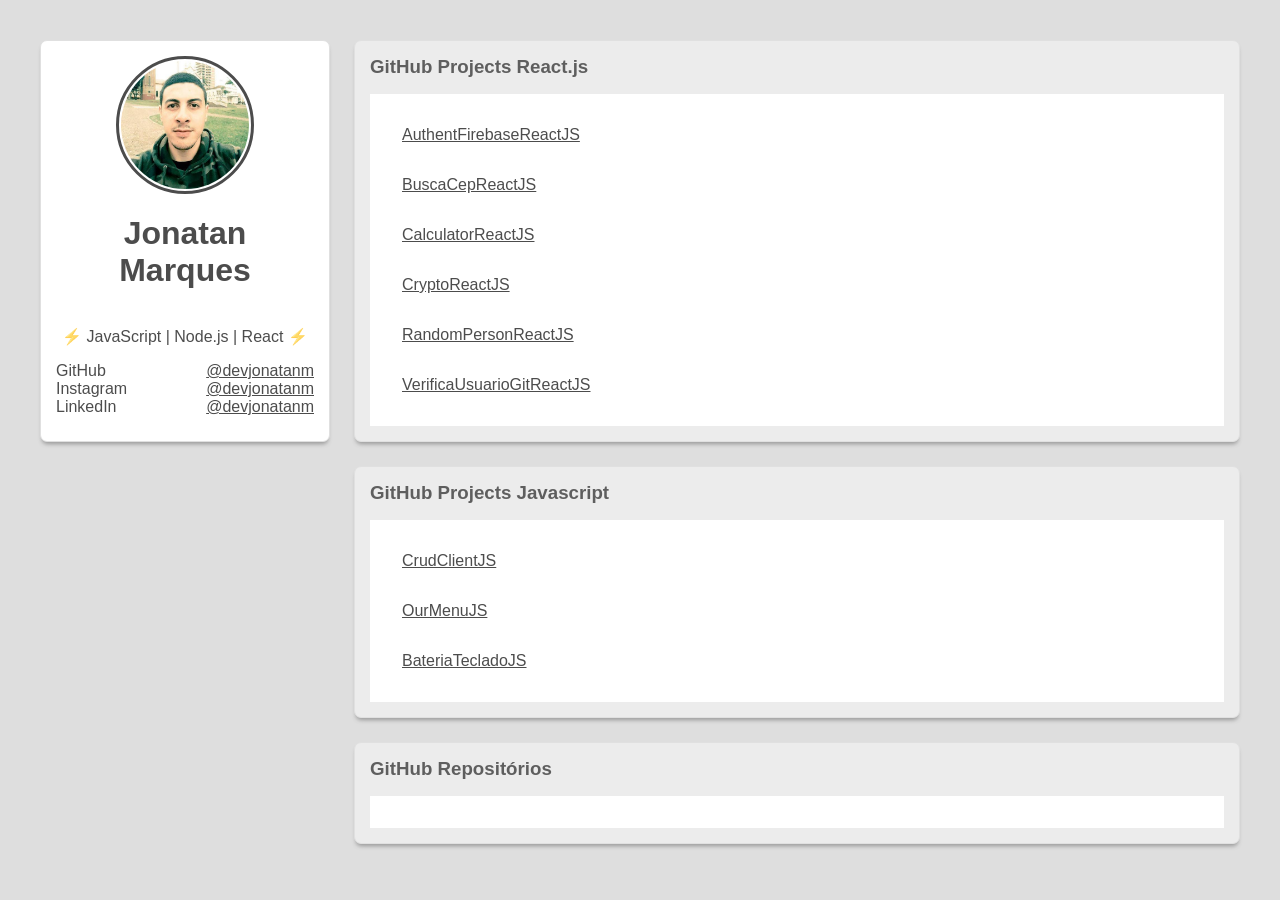
<file: index.html>
<!DOCTYPE html>
<html lang="pt-br">

<head>
    <meta charset="UTF-8">
    <meta name="viewport" content="width=device-width, initial-scale=1.0">
    <title>Jonatan Marques - Projetos</title>
    <style>
        * {
            font-family: -apple-system, BlinkMacSystemFont, 'Segoe UI', 'Roboto', 'Oxygen',
                'Ubuntu', 'Cantarell', 'Fira Sans', 'Droid Sans', 'Helvetica Neue',
                sans-serif;
            color: rgb(0, 0, 0, 0.7);
        }

        h3 {
            margin: 0 0 16px 0;
            color: rgb(0, 0, 0, 0.6);
        }

        body {
            padding: 40px;
            margin: 0px;
            background-color: #DEDEDE;
        }

        .geral {
            display: grid;
            grid-template-columns: 290px 1fr;
            grid-column-gap: 24px;
            grid-row-gap: 24px;
        }

        /* IMAGEM PERFIL - NOME - HABILIDADES */
        .perfil {
            grid-area: 1 / 1 / 2 / 2;
            padding: 32px 16px;
            display: flex;
            flex-direction: column;
            align-items: center;
            text-align: center;
            background-color: white;
        }

        .perfil img {
            width: 128px;
            height: 128px;
            border-radius: 50%;
        }

        .perfil .borda-img {
            width: 128px;
            height: 128px;
            padding: 2px;
            border-width: 3px;
            border-style: solid;
            border-radius: 50%;
            border-color: rgb(0, 0, 0, 0.7);
        }

        .links {
            width: 100%;
        }

        .links div {
            display: flex;
            flex-direction: row;
            justify-content: space-between;
        }

        .proj-react {
            grid-area: 1 / 2 / 2 / 3;
            padding: 0px 16px;
            background-color: #ECECEC;
        }

        .proj-react div {
            padding: 16px;
            background-color: white;
        }

        .proj-js {
            grid-area: 2 / 2 / 3 / 3;
            padding: 16px;
            background-color: #ECECEC;
        }

        .proj-js div {
            padding: 16px;
            background-color: white;
        }

        .repos {
            grid-area: 3 / 2 / 4 / 3;
            padding: 16px;
            background-color: #ECECEC;
        }

        .repos div {
            padding: 16px;
            background-color: white;
        }

        .border {
            border: 1px solid #e0e0e0;
            box-shadow: 0 4px 4px -2px #989898;
            -moz-box-shadow: 0 4px 4px -2px #989898;
            -webkit-box-shadow: 0 4px 4px -2px #989898;
            /* border: 2px solid red; */
            padding: 15px;
            border-radius: 7px;
        }

        @media (max-width: 850px) {
            body {
                padding: 20px;
            }

            .geral {
                display: grid;
                grid-template-columns: 1fr;
                grid-column-gap: 24px;
                grid-row-gap: 24px;
            }

            .perfil {
                grid-area: 1 / 1 / 2 / 2;
            }

            .proj-react {
                grid-area: 2 / 1 / 3 / 2;
            }

            .proj-js {
                grid-area: 3 / 1 / 4 / 2;
            }

            .repos {
                grid-area: 4 / 1 / 5 / 2;
            }
        }
    </style>
</head>

<body>
    <div class="geral">
        <div class="perfil border">
            <div class="borda-img"><img src="perfil.jpg" alt=""></div>
            <div>
                <h1>Jonatan Marques</h1>
            </div>
            <div>
                <p>⚡ JavaScript | Node.js | React ⚡</p>
            </div>
            <div class="links">
                <div>
                    <div>GitHub</div>
                    <div><a target="_blank" href="https://github.com/devjonatanm">@devjonatanm</a></div>
                </div>
                <div>
                    <div>Instagram</div>
                    <div><a target="_blank" href="https://www.instagram.com/devjonatanm/">@devjonatanm</a></div>
                </div>
                <div>
                    <div>LinkedIn</div>
                    <div><a target="_blank" href="https://www.linkedin.com/in/devjonatanm/">@devjonatanm</a></div>
                </div>
            </div>
        </div>

        <div class="proj-react border">
            <h3>GitHub Projects React.js</h3>
            <div>
                <div class="alinha-centro">
                    <a href="https://github.com/devjonatanm/AuthentFirebaseReactJS">
                        AuthentFirebaseReactJS
                    </a>
                </div>
                <div class="alinha-centro">
                    <a href="https://github.com/devjonatanm/BuscaCepReactJS">
                        BuscaCepReactJS
                    </a>
                </div>
                <div class="alinha-centro">
                    <a href="https://github.com/devjonatanm/CalculatorReactJS">

                        CalculatorReactJS
                    </a>
                </div>
                <div class="alinha-centro">
                    <a href="https://github.com/devjonatanm/CryptoReactJS">
                        CryptoReactJS
                    </a>
                </div>
                <div class="alinha-centro">
                    <a href="https://github.com/devjonatanm/RandomPersonReactJS">
                        RandomPersonReactJS
                    </a>
                </div>
                <div class="alinha-centro">
                    <a href="https://github.com/devjonatanm/VerificaUsuarioGitReactJS">
                        VerificaUsuarioGitReactJS
                    </a>
                </div>
            </div>
        </div>
        <div class="proj-js border">
            <h3>GitHub Projects Javascript</h3>
            <div>
                <div class="alinha-centro">
                    <a href="/LABOR/projects-js/CrudClientJS/index.html">
                        CrudClientJS
                    </a>
                </div>

                <div class="alinha-centro">
                    <a href="/LABOR/projects-js/OurMenuJS/index.html">
                        OurMenuJS
                    </a>
                </div>

                <div class="alinha-centro">
                    <a href="/LABOR/projects-js/BateriaTecladoJS/index.html">
                        BateriaTecladoJS
                    </a>
                </div>
            </div>
        </div>
        <div class="repos border">
            <h3>GitHub Repositórios</h3>
            <div id="repo-js"></div>
        </div>
    </div>

    <script>
        async function repositorioNoGithub() {
            try {
                const response = await fetch('https://api.github.com/users/devjonatanm/repos');
                const body = await response.json();
                return body;
            } catch (err) {
                console.log(err);
            } finally {
                //console.log('deu');
            }
        }

        repositorioNoGithub().then((apigit) => {
            console.log(apigit)

            let juntando = ``
            for (let i = 0; i < apigit.length; i++) {
                if (apigit[i].homepage === "" || apigit[i].homepage === null) {
                    juntando += `<p>${i + 1} - <a target="_blank" href="https://github.com/${apigit[i].full_name}">${apigit[i].name}</a></p>`;
                } else {
                    juntando += `<p>${i + 1} - <a target="_blank" href="https://github.com/${apigit[i].full_name}">${apigit[i].name}</a> - 
                    <a target="_blank" href="${apigit[i].homepage}"> [Acessar Website]</a></p>`;
                }
            }
            let el = document.querySelector("#repo-js");
            el.innerHTML = juntando;

        });
    </script>
</body>

</html>
</file>
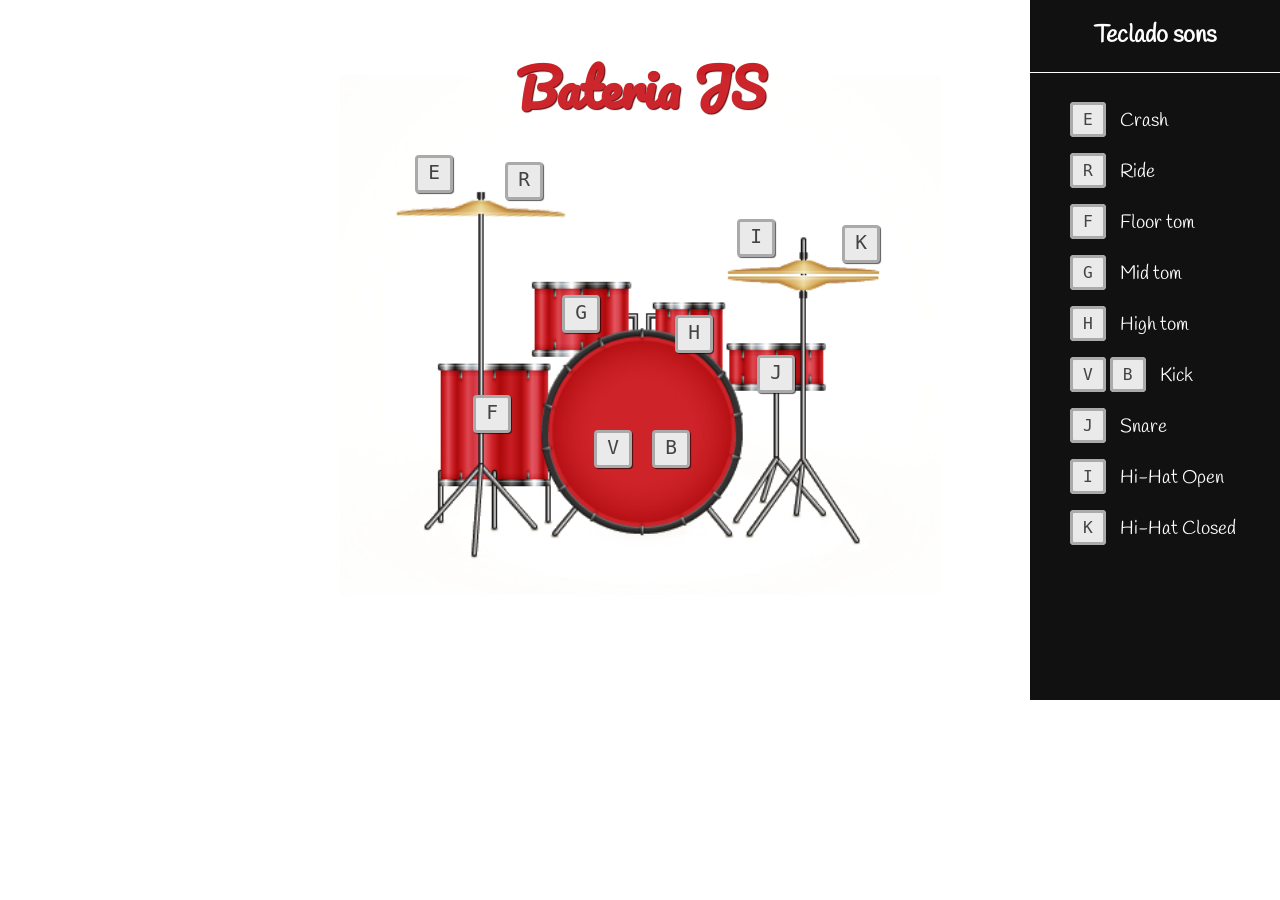
<file: projects-js/BateriaTecladoJS/index.html>
<!DOCTYPE html>
<html lang="en">
<head>
    <meta charset="UTF-8">
    <meta http-equiv="X-UA-Compatible" content="IE=edge">
    <meta name="viewport" content="width=device-width, initial-scale=1.0">
    <title>Bateria pelo teclado</title>
    <link rel="stylesheet" href="style.css">
</head>
<body>
    <main>
        <section class="main-wrapper">
            <div class="key-map-wrapper">
                <h2>Teclado sons</h2>
                <ul class="key-map-list">
                    <li>
                        <kbd class="key-code">E</kbd>
                        <span class="key-sound">Crash</span>
                    </li>
                    <li>
                        <kbd class="key-code">R</kbd>
                        <span class="key-sound">Ride</span>
                    </li>
                    <li>
                        <kbd class="key-code">F</kbd>
                        <span class="key-sound">Floor tom</span>
                    </li>
                    <li>
                        <kbd class="key-code">G</kbd>
                        <span class="key-sound">Mid tom</span>
                    </li>
                    <li>
                        <kbd class="key-code">H</kbd>
                        <span class="key-sound">High tom</span>
                    </li>
                    <li>
                        <kbd class="key-code">V</kbd>
                        <kbd class="key-code">B</kbd>
                        <span class="key-sound">Kick</span>
                    </li>
                    <li>
                        <kbd class="key-code">J</kbd>
                        <span class="key-sound">Snare</span>
                    </li>
                    <li>
                        <kbd class="key-code">I</kbd>
                        <span class="key-sound">Hi-Hat Open</span>
                    </li>
                    <li>
                        <kbd class="key-code">K</kbd>
                        <span class="key-sound">Hi-Hat Closed</span>
                    </li>
                </ul>
            </div>
            <h1 class="main-title">Bateria JS</h1>
            <div class="drum-kit-wrapper">
                <img src="img/crash.png" alt="Crash cymbal" class="crash-cymbal" id="crash-ride">
                <img src="img/hihat-top.png" alt="Hi Hat cymbal" class="hihat-top-cymbal" id="hihat-top">
                <div data-key="74" class="key snare">
                    <kbd>J</kbd>
                </div>                
                <div data-key="66" class="key kick">
                    <kbd>B</kbd>
                </div>                
                <div data-key="86" class="key kick2">
                    <kbd>V</kbd>
                </div>                
                <div data-key="72" class="key tom-high">
                    <kbd>H</kbd>
                </div>                
                <div data-key="71" class="key tom-mid">
                    <kbd>G</kbd>
                </div>                
                <div data-key="70" class="key tom-low">
                    <kbd>F</kbd>
                </div>                
                <div data-key="69" class="key crash">
                    <kbd>E</kbd>
                </div>                
                <div data-key="82" class="key ride">
                    <kbd>R</kbd>
                </div>                
                <div data-key="73" class="key hihat-open">
                    <kbd>I</kbd>
                </div>                
                <div data-key="75" class="key hihat-close">
                    <kbd>K</kbd>
                </div> 
                <img src="img/drum-kit.png" alt="Drum Kit" class="drum-kit">               
            </div>
        </section>
    </main>
    <audio data-key="74" src="sounds/snare.wav"></audio>
    <audio data-key="66" src="sounds/kick.wav"></audio>
    <audio data-key="86" src="sounds/2_kick.wav"></audio>
    <audio data-key="72" src="sounds/tom-high.wav"></audio>
    <audio data-key="71" src="sounds/tom-mid.wav"></audio>
    <audio data-key="70" src="sounds/tom-low.wav"></audio>
    <audio data-key="69" src="sounds/crash.wav"></audio>
    <audio data-key="82" src="sounds/ride.wav"></audio>
    <audio data-key="73" src="sounds/hihat-open.wav"></audio>
    <audio data-key="75" src="sounds/hihat-close.wav"></audio>
    <script src="script.js"></script>
</body>
</html>
</file>
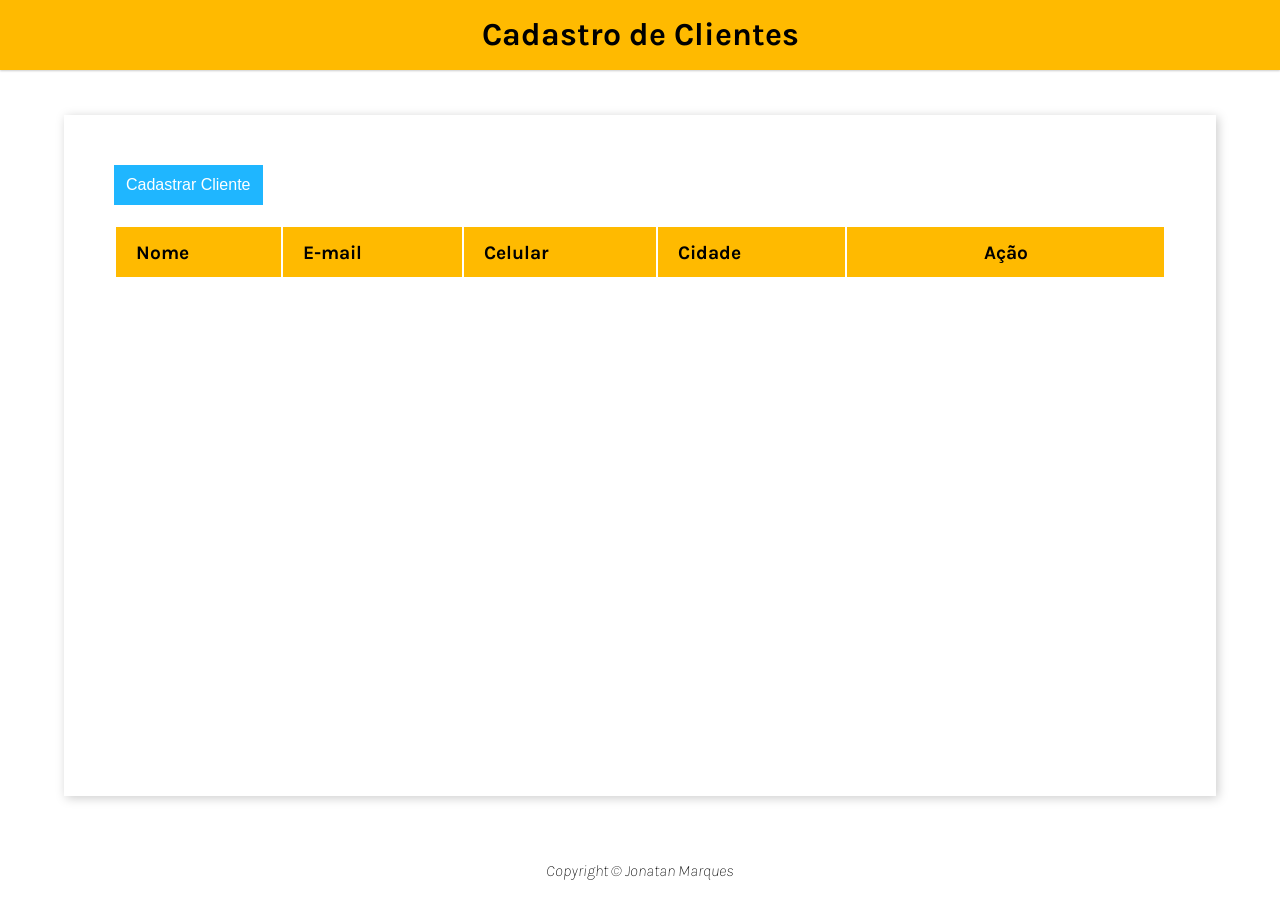
<file: projects-js/CrudClientJS/index.html>
<!DOCTYPE html>
<html lang="pt-BR">
<head>
    <meta charset="UTF-8">
    <meta http-equiv="X-UA-Compatible" content="IE=edge">
    <meta name="viewport" content="width=device-width, initial-scale=1.0">
    <link rel="preconnect" href="https://fonts.gstatic.com">
    <link href="https://fonts.googleapis.com/css2?family=Karla:ital,wght@0,400;0,700;1,200;1,800&display=swap" rel="stylesheet">
    <link rel="stylesheet" href="css/main.css">
    <link rel="stylesheet" href="css/button.css">
    <link rel="stylesheet" href="css/records.css">
    <link rel="stylesheet" href="css/modal.css">
    <script src="main.js" defer></script>
    <title>CRUD</title>
</head>
<body>
    <header>
        <h1 class="header-title">Cadastro de Clientes</h1>
    </header>
    <main>
        <button type="button" class="button blue mobile" id="cadastrarCliente">Cadastrar Cliente</button>
        <table id="tableClient" class="records">
            <thead>
                <tr>
                    <th>Nome</th>
                    <th>E-mail</th>
                    <th>Celular</th>
                    <th>Cidade</th>
                    <th>Ação</th>
                </tr>
            </thead>
            <tbody>
            </tbody>
        </table>
        <div class="modal" id="modal">
            <div class="modal-content">
                <header class="modal-header">
                    <h2>Novo Cliente</h2>
                    <span class="modal-close" id="modalClose">&#10006;</span>
                </header>
                <form id="form" class="modal-form">
                    <input type="text" id="nome" data-index="new" class="modal-field" placeholder="Nome do Cliente" required>
                    <input type="email" id="email" class="modal-field" placeholder="e-mail do Cliente" required>
                    <input type="text" id="celular" class="modal-field" placeholder="Celular do Cliente" required>
                    <input type="text" id="cidade" class="modal-field" placeholder="Cidade do Cliente" required>
                </form>
                <footer class="modal-footer">
                    <button id="salvar" class="button green">Salvar</button>
                    <button id="cancelar" class="button blue">Cancelar</button>
                </footer>
            </div>
        </div>
    </main>
    <footer>
        Copyright &copy; Jonatan Marques
    </footer>
</body>
</html>
</file>
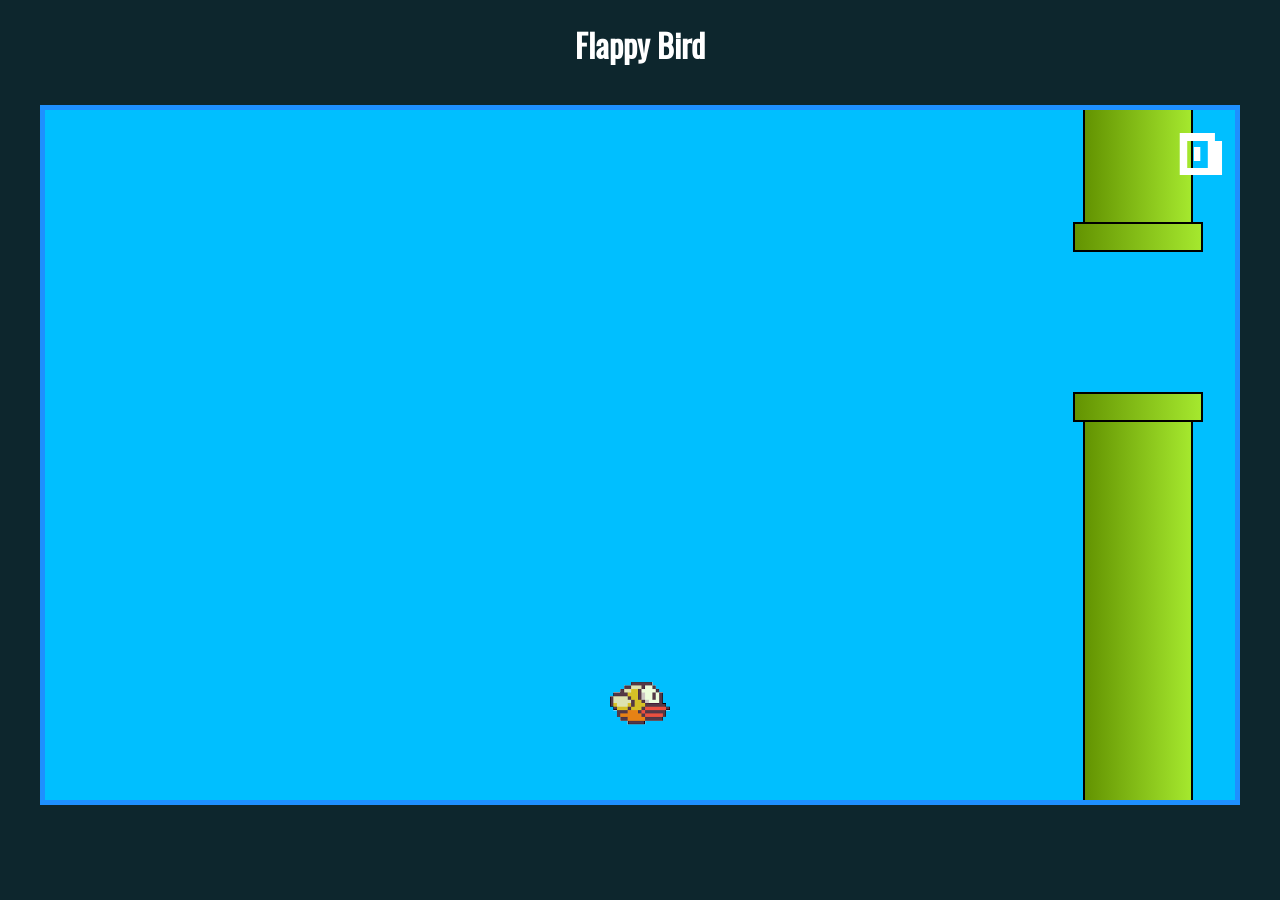
<file: projects-js/FlappyBirdJS/index.html>
<!DOCTYPE html>
<html>

<head>
    <meta charset="UTF-8">
    <title>Flappy Bird</title>
    <link rel="stylesheet" href="estilo.css">
    <link rel="stylesheet" href="flappy.css">
</head>

<body class="conteudo">
    <h1>Flappy Bird</h1>
    <div wm-flappy></div>
    <script src="flappy.js"></script>
</body>

</html>
</file>
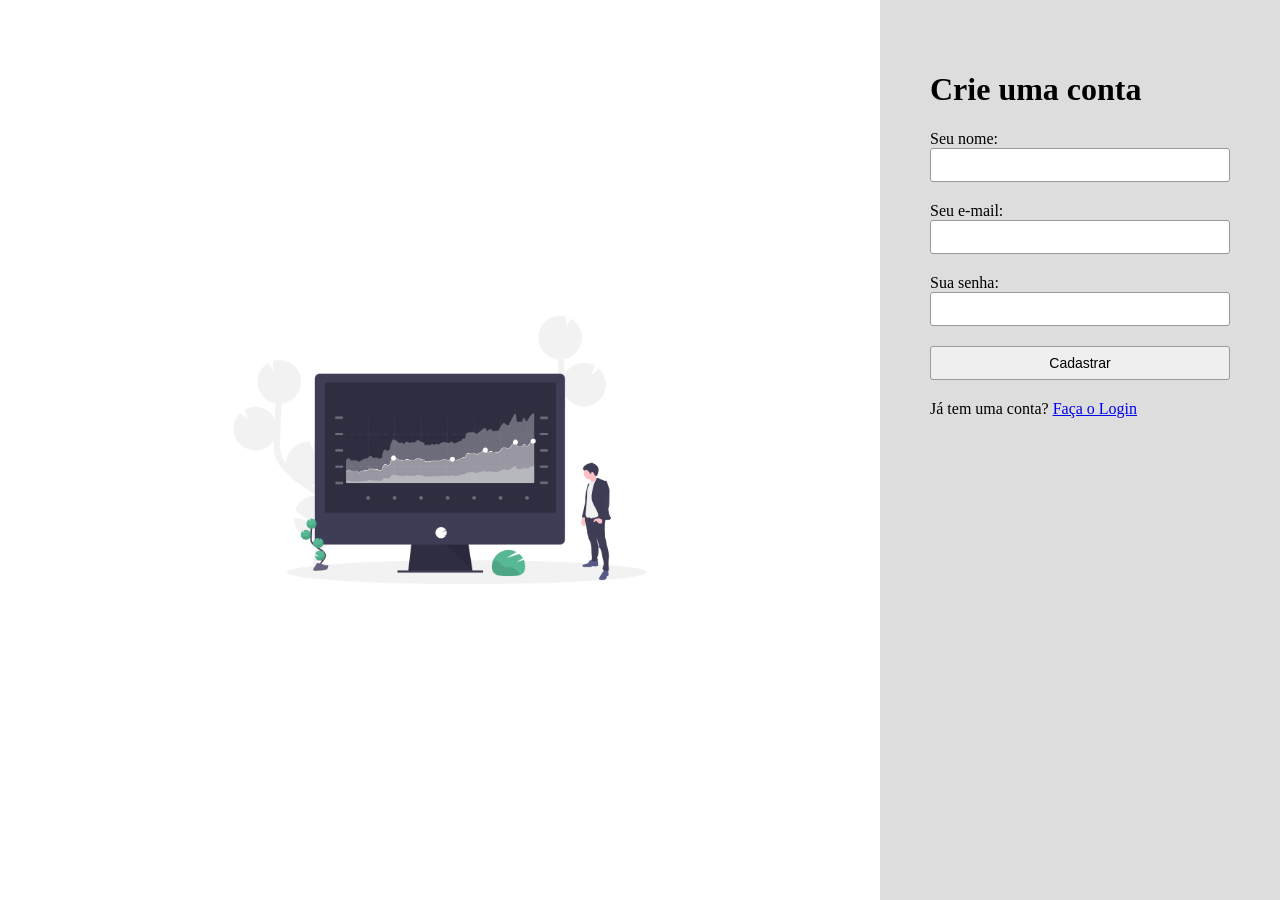
<file: projects-js/FormularioJS/index.html>
<!DOCTYPE html>
<html lang="en">

<head>
    <meta charset="UTF-8">
    <meta http-equiv="X-UA-Compatible" content="IE=edge">
    <meta name="viewport" content="width=device-width, initial-scale=1.0">
    <title>Validador de Formulário</title>
    <link rel="stylesheet" href="style.css">
</head>

<body>
    <div class="screen">
        <div class="leftside">
            <img src="images/financial_data.png">
        </div>
        <div class="rightside">
            <h1>Crie uma conta</h1>

            <form action="cadastro.php" method="post" class="b7validator">
                <label>
                    Seu nome:<br/>
                    <input type="text" name="name" data-rules="required|min=2">
                </label>
                <label>
                    Seu e-mail:<br/>
                    <input type="text" name="email" data-rules="required|email">
                </label>
                <label>
                    Sua senha:<br/>
                    <input type="text" name="password" data-rules="required|min=4">
                </label>
                <label>
                    <input type="submit" value="Cadastrar">
                </label>
            </form>

            <div>
                Já tem uma conta? <a href="http://">Faça o Login</a>
            </div>
        </div>
    </div>

    <script src="script.js"></script>
</body>

</html>
</file>
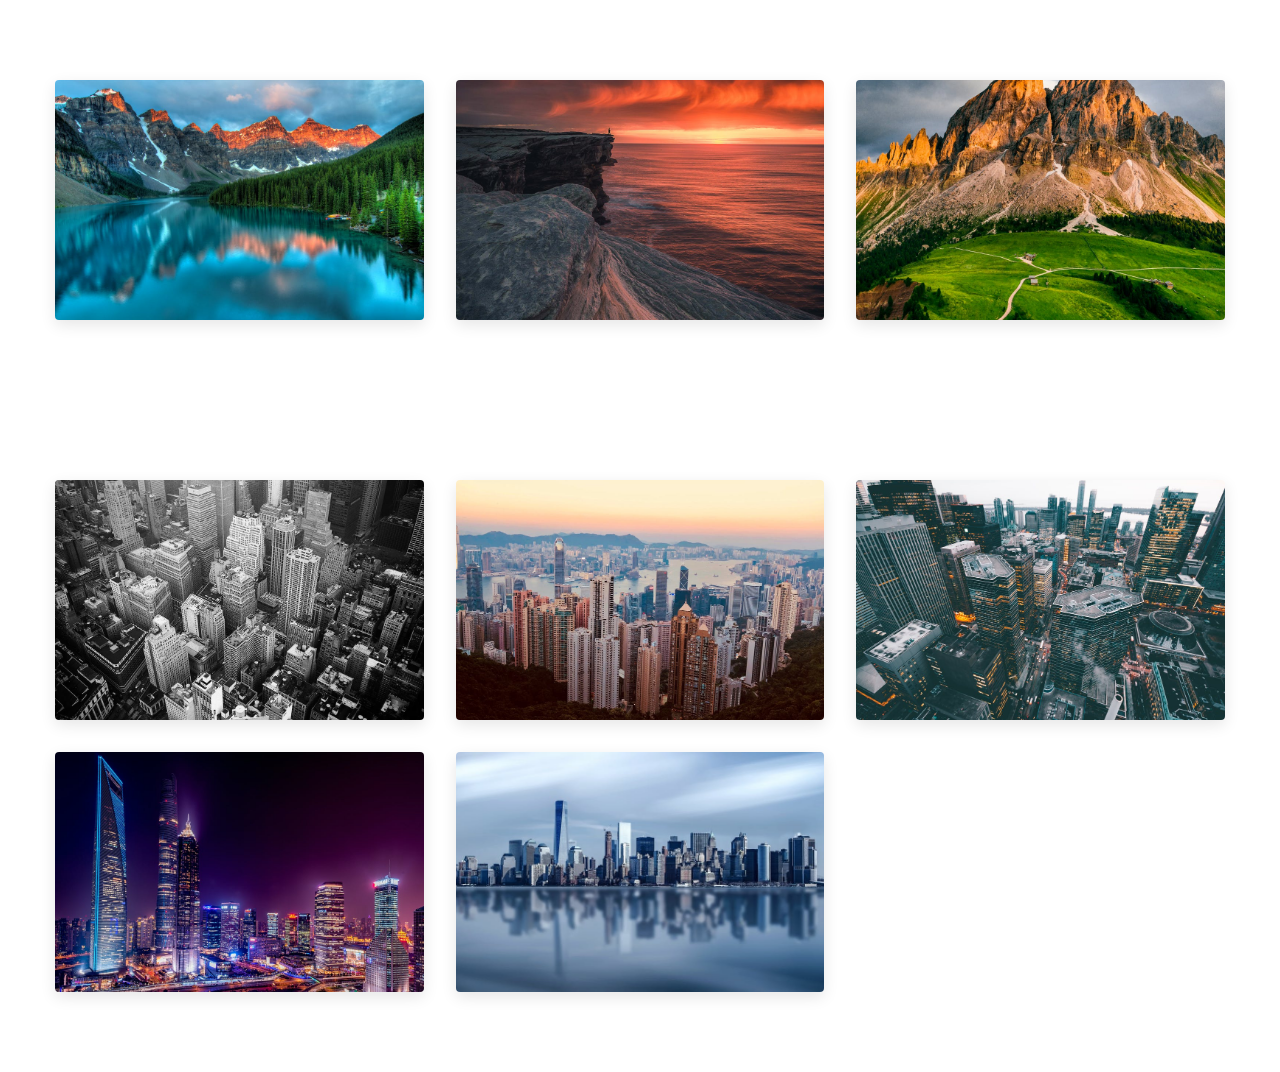
<file: projects-js/GeleriaJS/index.html>
<!DOCTYPE html>
<html lang="en">
  <head>
    <meta charset="UTF-8" />
    <meta name="viewport" content="width=device-width, initial-scale=1.0" />
    <title>Gallery</title>
    <!-- font-awesome -->
    <link
      rel="stylesheet"
      href="https://cdnjs.cloudflare.com/ajax/libs/font-awesome/5.14.0/css/all.min.css"
    />
    <!-- styles -->
    <link rel="stylesheet" href="styles.css" />
  </head>
  <body>
    <!-- nature -->
    <section class="section nature">
      <img
        src="./images/nature-1.jpeg"
        title="nature-1"
        class="img"
        data-id="1"
        alt="nature-1"
      />
      <img
        src="./images/nature-2.jpeg"
        title="nature-2"
        class="img"
        data-id="2"
        alt="nature-2"
      />
      <img
        src="./images/nature-3.jpeg"
        title="nature-3"
        class="img"
        data-id="3"
        alt="nature-3"
      />
    </section>
    <!-- city -->
    <section class="section city">
      <img
        src="./images/city-1.jpeg"
        title="city-1"
        data-id="1"
        class="img"
        alt="city-1"
      />
      <img
        src="./images/city-2.jpeg"
        title="city-2"
        data-id="2"
        class="img"
        alt="city-2"
      />
      <img
        src="./images/city-3.jpeg"
        title="city-3"
        data-id="3"
        class="img"
        alt="city-3"
      />
      <img
        src="./images/city-4.jpeg"
        title="city-4"
        data-id="4"
        class="img"
        alt="city-4"
      />
      <img
        src="./images/city-5.jpeg"
        title="city-5"
        data-id="5"
        class="img"
        alt="city-5"
      />
    </section>

    <!-- modal -->
    <div class="modal">
      <button class="close-btn">
        <i class="fas fa-times"></i>
      </button>
      <div class="modal-content">
        <!-- prev next buttons -->
        <button class="prev-btn">
          <i class="fas fa-chevron-left"></i>
        </button>
        <button class="next-btn">
          <i class="fas fa-chevron-right"></i>
        </button>
        <!-- content -->
        <img src="./images/city-1.jpeg" class="main-img" alt="" />
        <h3 class="image-name">image name</h3>
        <div class="modal-images">
          <img
            src="./images/city-1.jpeg"
            title="city-1"
            id="1"
            class="modal-img"
            alt=""
          />
          <img
            src="./images/city-2.jpeg"
            title="city-2"
            id="2"
            class="modal-img selected"
            alt=""
          />
        </div>
      </div>
    </div>
    <script src="app-class.js"></script>
  </body>
</html>
</file>
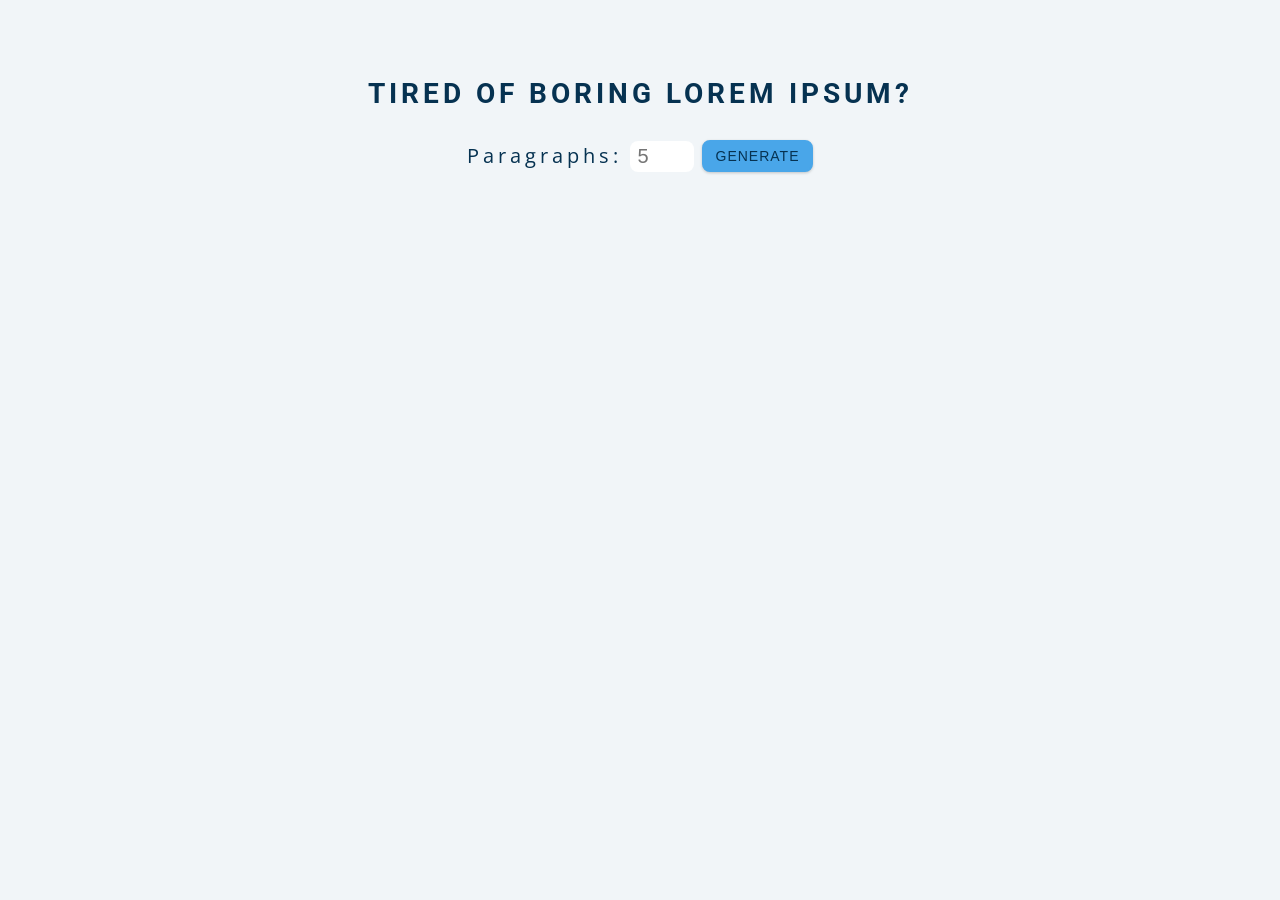
<file: projects-js/GeraLoremIpsumJS/index.html>
<!DOCTYPE html>
<html lang="en">
  <head>
    <meta charset="UTF-8" />
    <meta name="viewport" content="width=device-width, initial-scale=1.0" />
    <title>Lorem Ipsum</title>

    <!-- styles -->
    <link rel="stylesheet" href="styles.css" />
  </head>
  <body>
    <section class="section-center">
      <h3>tired of boring lorem ipsum?</h3>
      <form class="lorem-form">
        <label for="amount">paragraphs:</label>
        <input type="number" name="amount" id="amount" placeholder="5" />
        <button type="submit" class="btn">generate</button>
      </form>
      <article class="lorem-text"></article>
    </section>

    <!-- javascript -->
    <script src="app.js"></script>
  </body>
</html>
</file>
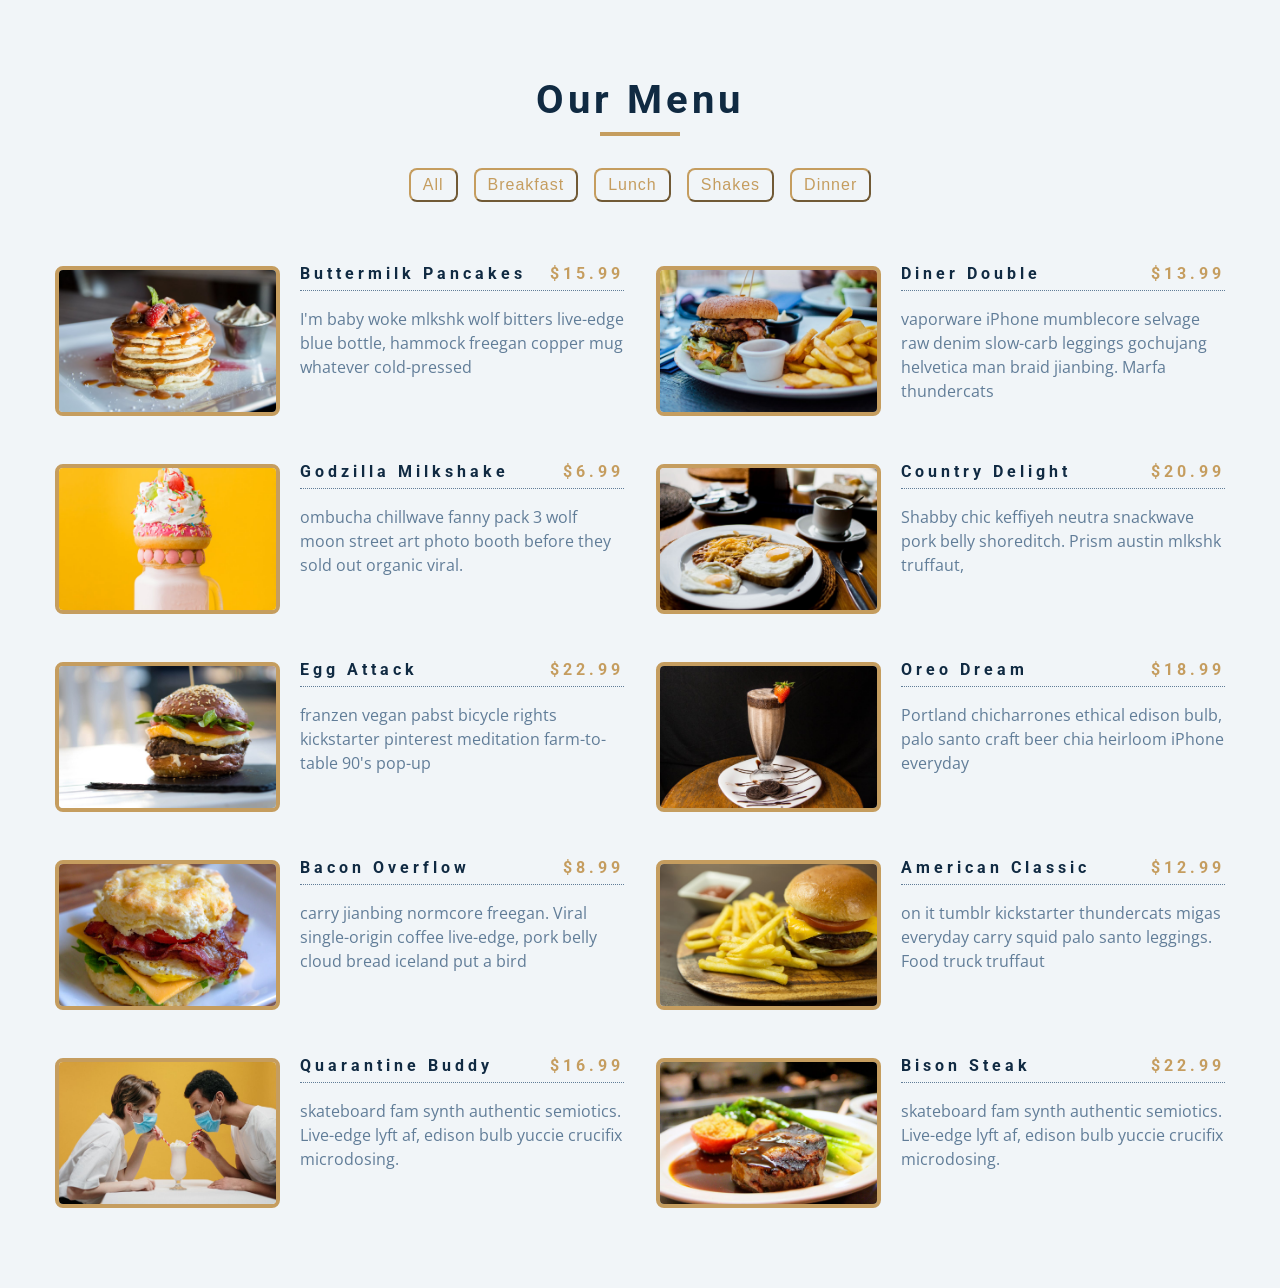
<file: projects-js/OurMenuJS/index.html>
<!DOCTYPE html>
<html lang="en">
  <head>
    <meta charset="UTF-8" />
    <meta name="viewport" content="width=device-width, initial-scale=1.0" />
    <title>Menu</title>
    <!-- font-awesome -->
    <link
      rel="stylesheet"
      href="https://cdnjs.cloudflare.com/ajax/libs/font-awesome/5.14.0/css/all.min.css"
    />
    <!-- styles -->
    <link rel="stylesheet" href="styles.css" />
  </head>
  <body>
    <section class="menu">
      <!-- title -->
      <div class="title">
        <h2>our menu</h2>
        <div class="underline"></div>
      </div>
      <!-- filter buttons -->
      <div class="btn-container">
        <!-- <button type="button" class="filter-btn" data-id="all">all</button>
        <button type="button" class="filter-btn" data-id="breakfast">
          breakfast
        </button>
        <button type="button" class="filter-btn" data-id="lunch">lunch</button>
        <button type="button" class="filter-btn" data-id="shakes">
          shakes
        </button> -->
      </div>
      <!-- menu items -->
      <div class="section-center">
        <!-- single item -->
        <article class="menu-item">
          <img src="./menu-item.jpeg" alt="menu item" class="photo" />
          <div class="item-info">
            <header>
              <h4>buttermilk pancakes</h4>
              <h4 class="price">$15</h4>
            </header>
            <p class="item-text">
              Lorem ipsum dolor sit amet consectetur adipisicing elit.
              Repudiandae, sint quam. Et reprehenderit fugiat nesciunt inventore
              laboriosam excepturi! Quo, officia.
            </p>
          </div>
        </article>
        <!-- end of single item -->
        <!-- single item -->
        <article class="menu-item">
          <img src="./menu-item.jpeg" alt="menu item" class="photo" />
          <div class="item-info">
            <header>
              <h4>buttermilk pancakes</h4>
              <h4 class="price">$15</h4>
            </header>
            <p class="item-text">
              Lorem ipsum dolor sit amet consectetur adipisicing elit.
              Repudiandae, sint quam. Et reprehenderit fugiat nesciunt inventore
              laboriosam excepturi! Quo, officia.
            </p>
          </div>
        </article>
        <!-- end of single item -->
        <!-- single item -->
        <article class="menu-item">
          <img src="./menu-item.jpeg" alt="menu item" class="photo" />
          <div class="item-info">
            <header>
              <h4>buttermilk pancakes</h4>
              <h4 class="price">$15</h4>
            </header>
            <p class="item-text">
              Lorem ipsum dolor sit amet consectetur adipisicing elit.
              Repudiandae, sint quam. Et reprehenderit fugiat nesciunt inventore
              laboriosam excepturi! Quo, officia.
            </p>
          </div>
        </article>
        <!-- end of single item -->
      </div>
    </section>
    <!-- javascript -->
    <script src="app.js"></script>
  </body>
</html>
</file>
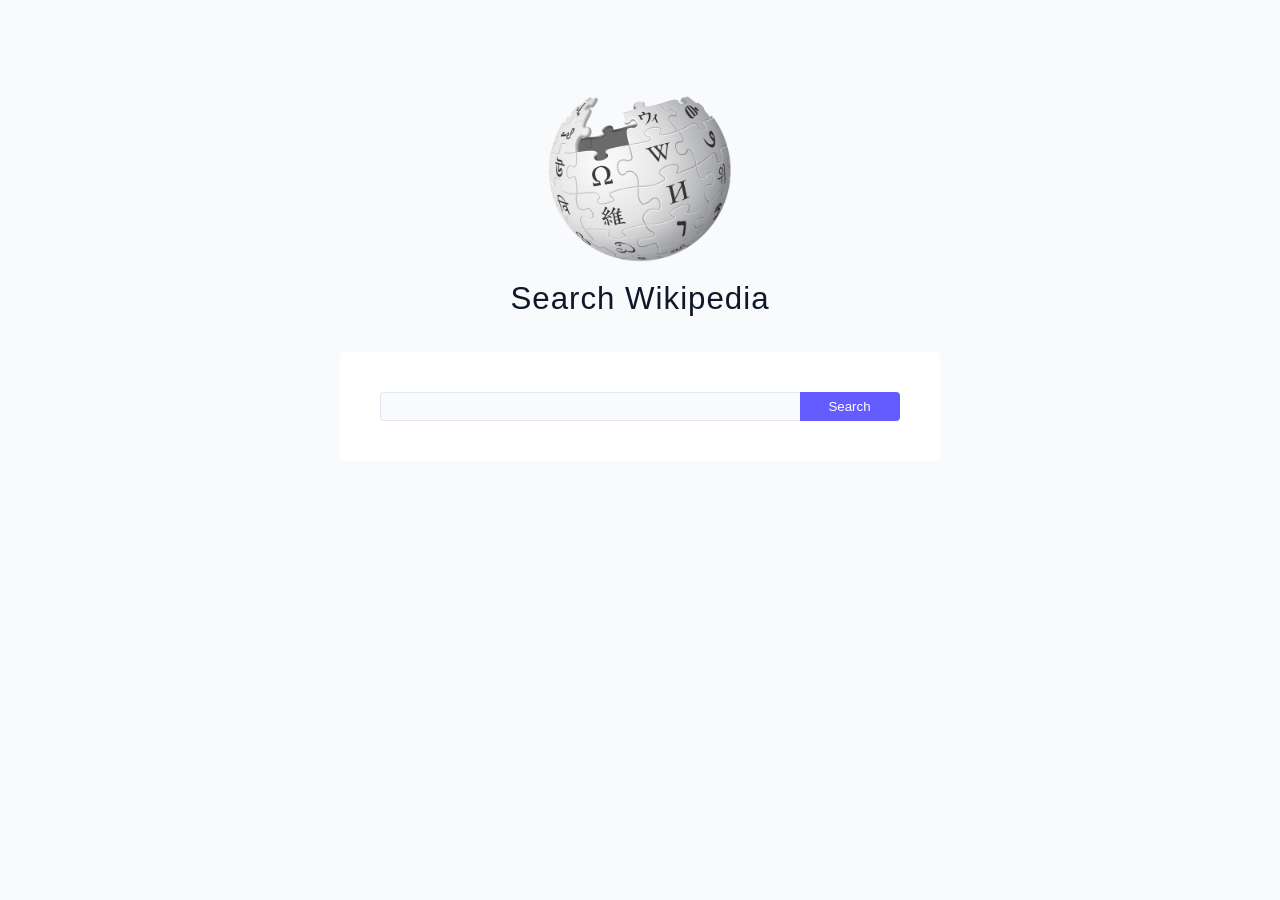
<file: projects-js/PesquisaWikiJS/index.html>
<!DOCTYPE html>
<html lang="en">
  <head>
    <meta charset="UTF-8" />
    <meta http-equiv="X-UA-Compatible" content="IE=edge" />
    <meta name="viewport" content="width=device-width, initial-scale=1.0" />
    <title>Wikipedia</title>
    <link rel="stylesheet" href="./styles.css" />
  </head>
  <body>
    <section class="wiki">
      <div class="container">
        <img src="./wiki-logo.png" alt="logo" />
        <h3>Search Wikipedia</h3>
        <form class="form">
          <input type="text" class="form-input" />
          <button type="submit" class="submit-btn">search</button>
        </form>
      </div>
      <!-- results -->
      <div class="results"></div>
    </section>
    <script src="./app.js"></script>
  </body>
</html>
</file>
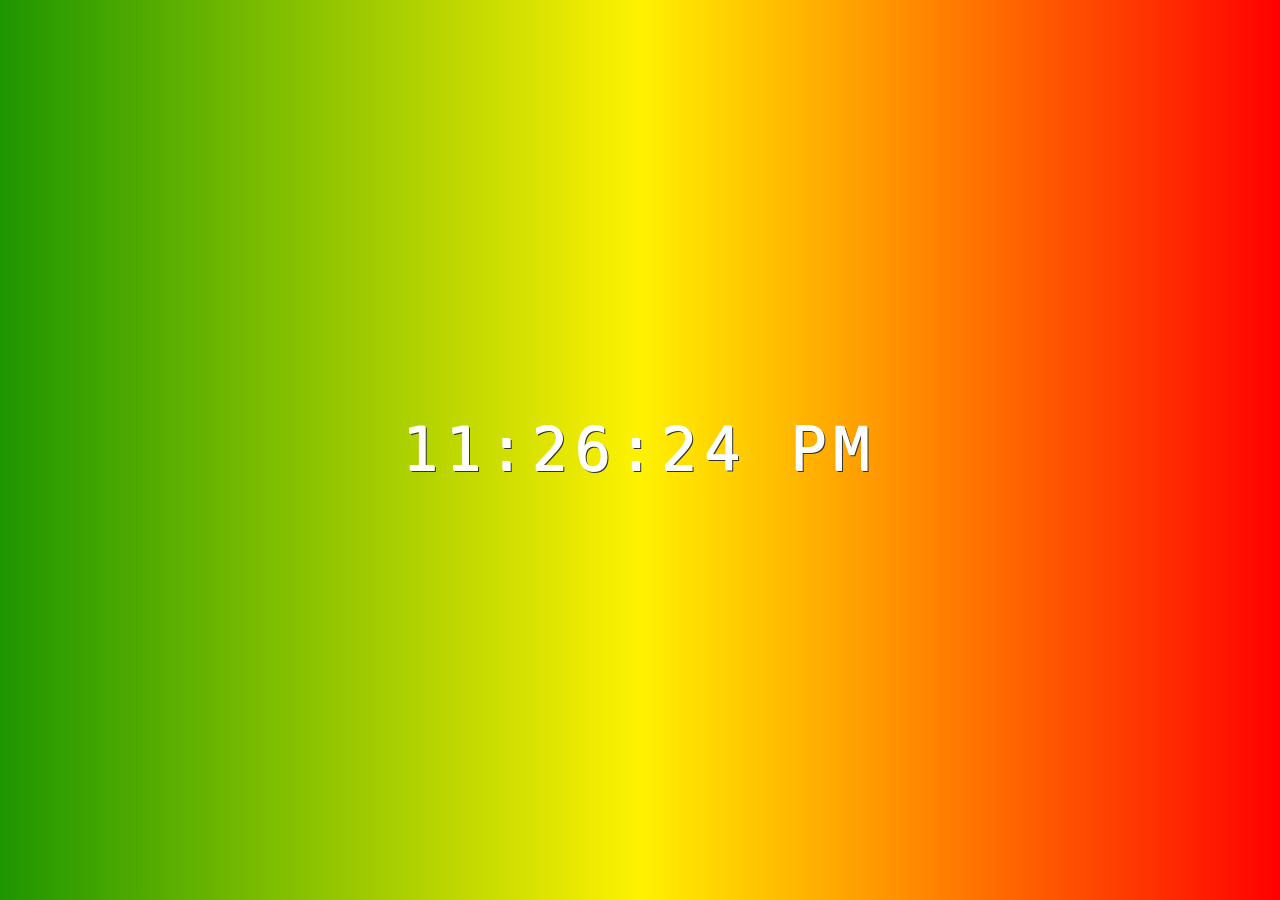
<file: projects-js/RelogioInterativoJS/index.html>
<!DOCTYPE html>
<html lang="en">
<head>
    <meta charset="UTF-8">
    <meta http-equiv="X-UA-Compatible" content="IE=edge">
    <meta name="viewport" content="width=device-width, initial-scale=1.0">
    <title>Relógio Interativo</title>
    <link rel="stylesheet" href="style.css">
</head>
<body>
    <div id="MyClockDisplay" class="clock" onload="showTime()"></div>
    <!-- https://developer.mozilla.org/pt-BR/docs/Web/JavaScript/Reference/Global_Objects/Date -->
    <script src="script.js"></script>
</body>
</html>
</file>
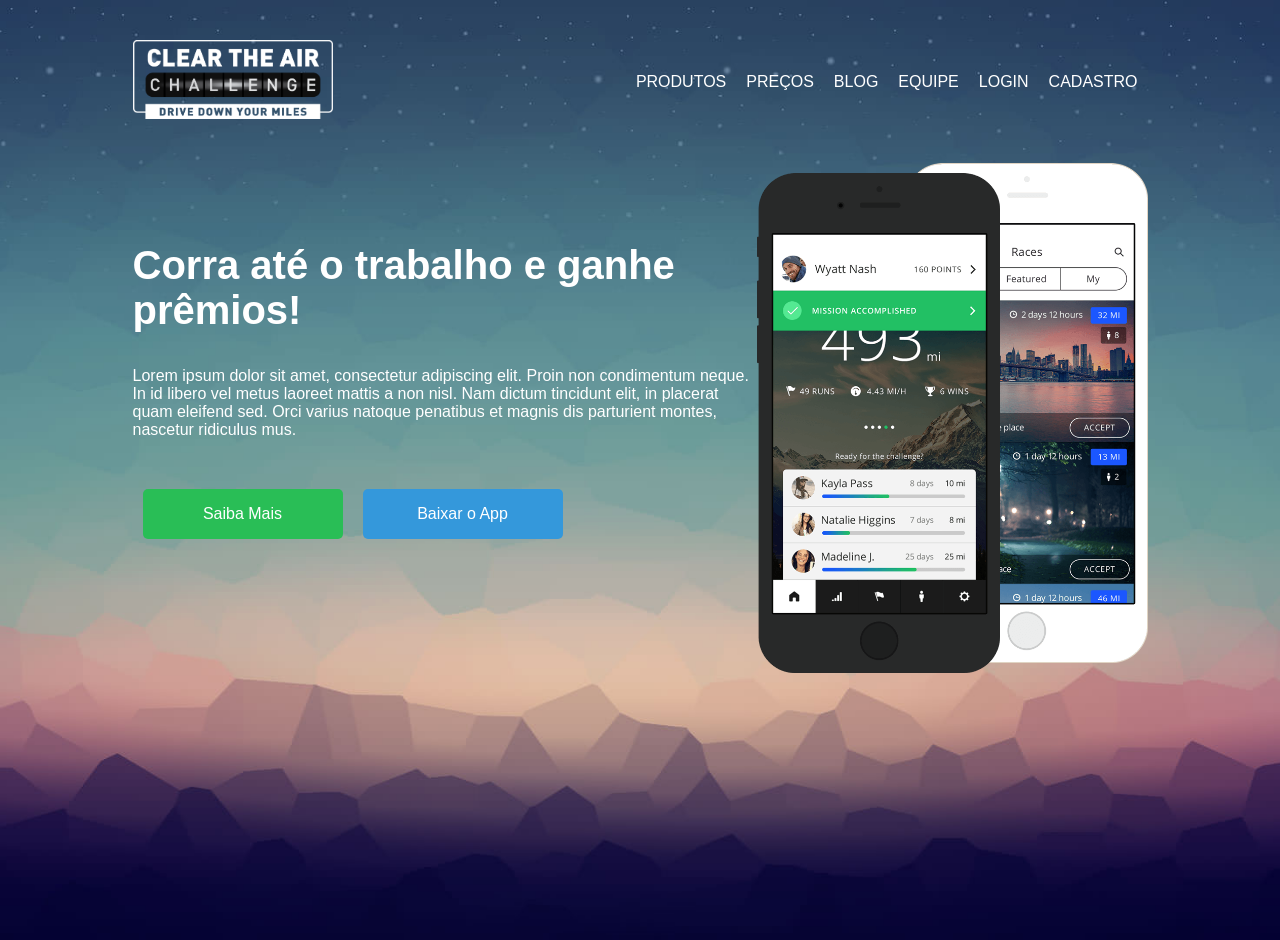
<file: projects-js/ResponsividadeCSS/index.html>
<!DOCTYPE html>
<html lang="en">
<head>
    <meta charset="UTF-8">
    <meta http-equiv="X-UA-Compatible" content="IE=edge">
    <meta name="viewport" content="width=device-width, initial-scale=1.0">
    <title>Testando Responsividade</title>
    <link rel="stylesheet" href="css/style.css">
</head>
<body>
    <div class="main">
        <header>
            <div class="menu-icon">
                <div class="ham"></div>
                <div class="ham"></div>
                <div class="ham"></div>
            </div>
            <div class="logo">
                <img src="images/logo.png" alt="Logo">
            </div>
            <nav>
                <ul>
                    <li><a href="">PRODUTOS</a></li>
                    <li><a href="">PREÇOS</a></li>
                    <li><a href="">BLOG</a></li>
                    <li><a href="">EQUIPE</a></li>
                    <li><a href="">LOGIN</a></li>
                    <li><a href="">CADASTRO</a></li>
                </ul>
            </nav>
        </header>

        <section class="container">
            <div class="content-area">
                <h1>Corra até o trabalho e ganhe prêmios!</h1>
                <p>Lorem ipsum dolor sit amet, consectetur adipiscing elit. Proin non condimentum neque. In id libero vel metus laoreet mattis a non nisl. Nam dictum tincidunt elit, in placerat quam eleifend sed. Orci varius natoque penatibus et magnis dis parturient montes, nascetur ridiculus mus.</p>
                <div class="cta">
                    <a class="button" href="">Saiba Mais</a>
                    <a class="button button-blue" href="">Baixar o App</a>
                </div>
            </div>
            <div class="phone-area">
                <img class="phone1" src="images/phone1.png" alt="Phone 1">
                <img class="phone2" src="images/phone2.png" alt="Phone 2">
            </div>
        </section>
    </div>
    
</body>
</html>
</file>
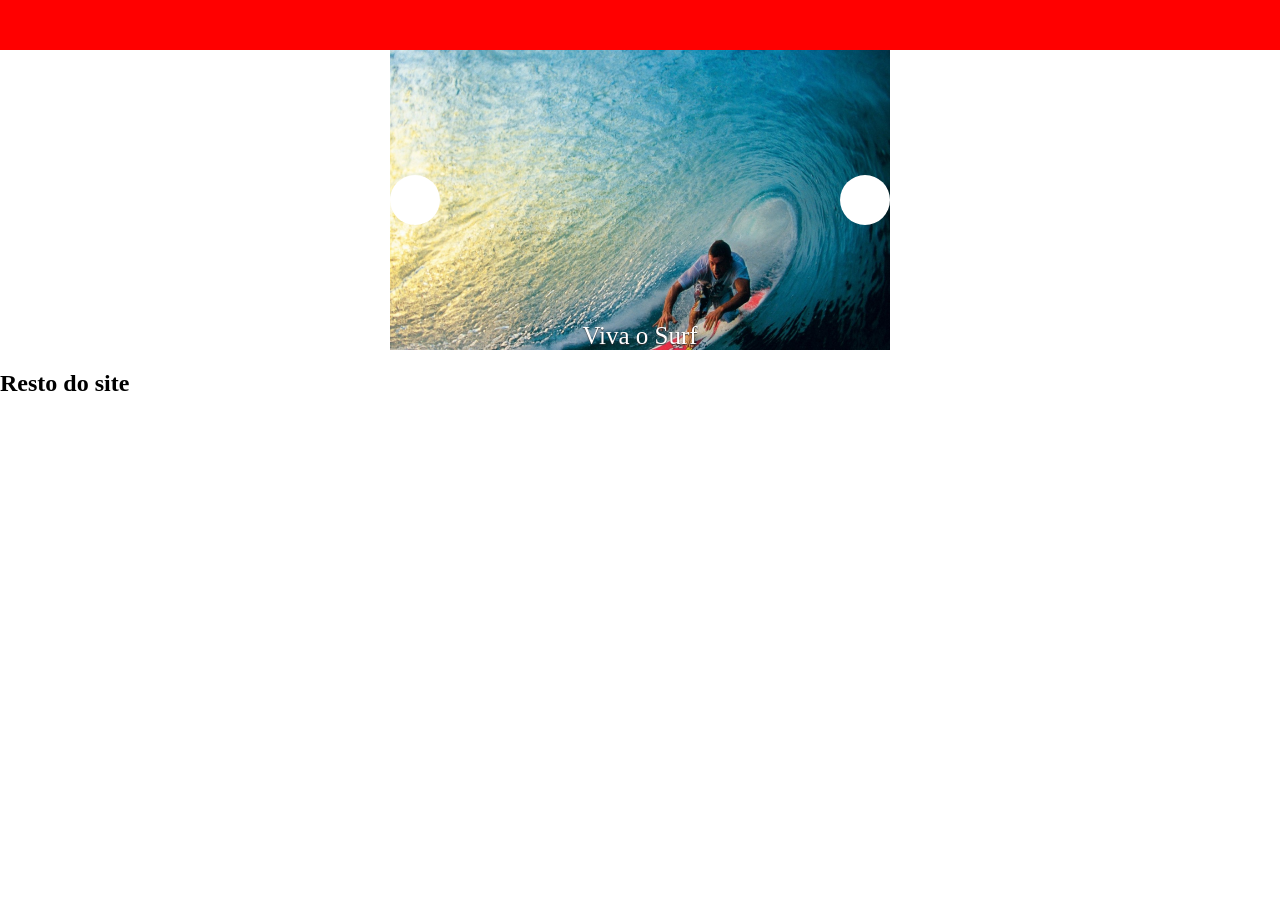
<file: projects-js/SliderJS/index.html>
<!DOCTYPE html>
<html lang="en">
<head>
    <meta charset="UTF-8">
    <meta http-equiv="X-UA-Compatible" content="IE=edge">
    <meta name="viewport" content="width=device-width, initial-scale=1.0">
    <title>Slideshow</title>
    <link rel="stylesheet" href="style.css">
</head>
<body>
    <header>
        <div class="header"></div>
        <div class="slider">
            <div class="slider--controls">
                <div class="slider--control" onclick="goPrev()"></div>
                <div class="slider--control" onclick="goNext()"></div>
            </div>
            <div class="slider--width">
                <div class="slider--item" style="background-image: url('images/1.jpg')">
                    Viva o Surf
                </div>
                <div class="slider--item" style="background-image: url('images/2.jpg')">
                    Aproveite a Prancha
                </div>
                <div class="slider--item" style="background-image: url('images/3.jpg')">
                    Pegue a onda
                </div>
            </div>
        </div>
    </header>   
    <section>
        <h1>Resto do site</h1>
    </section>

    <script src="script.js"></script>
</body>
</html>
</file>
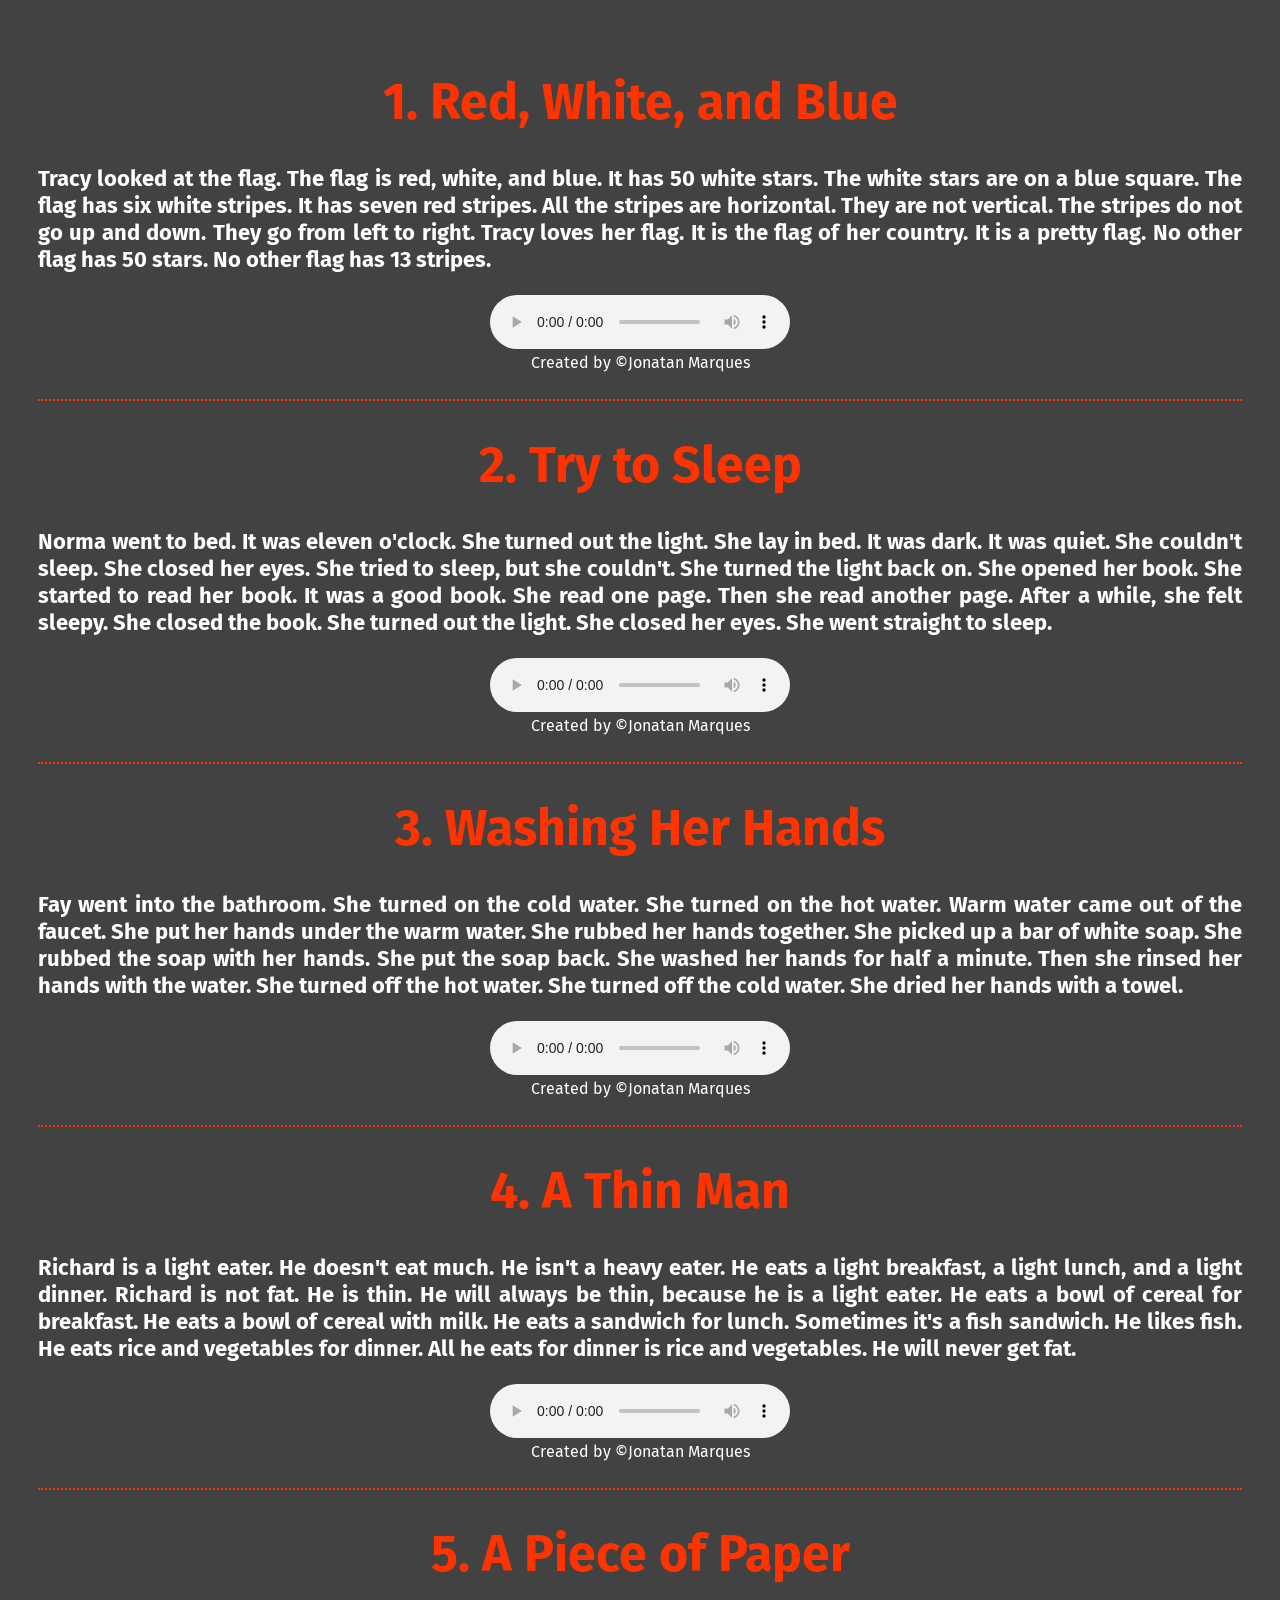
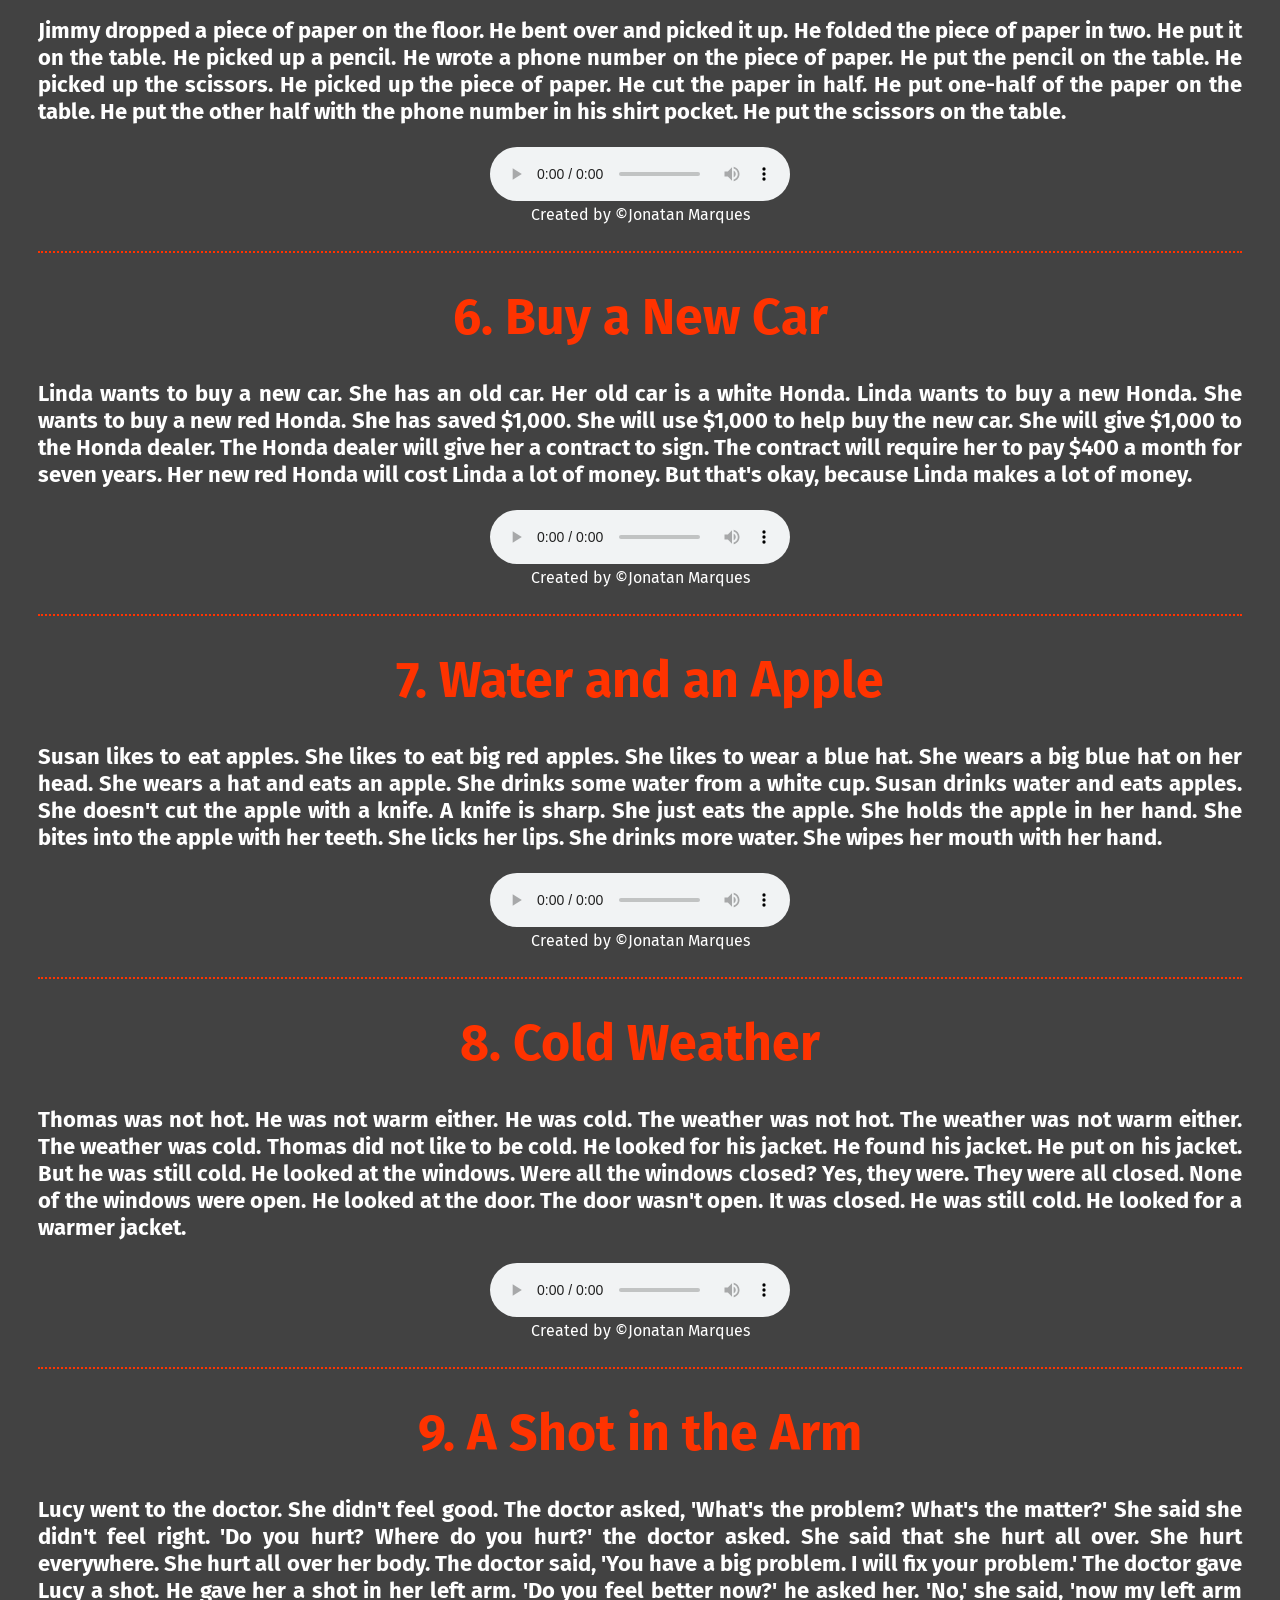
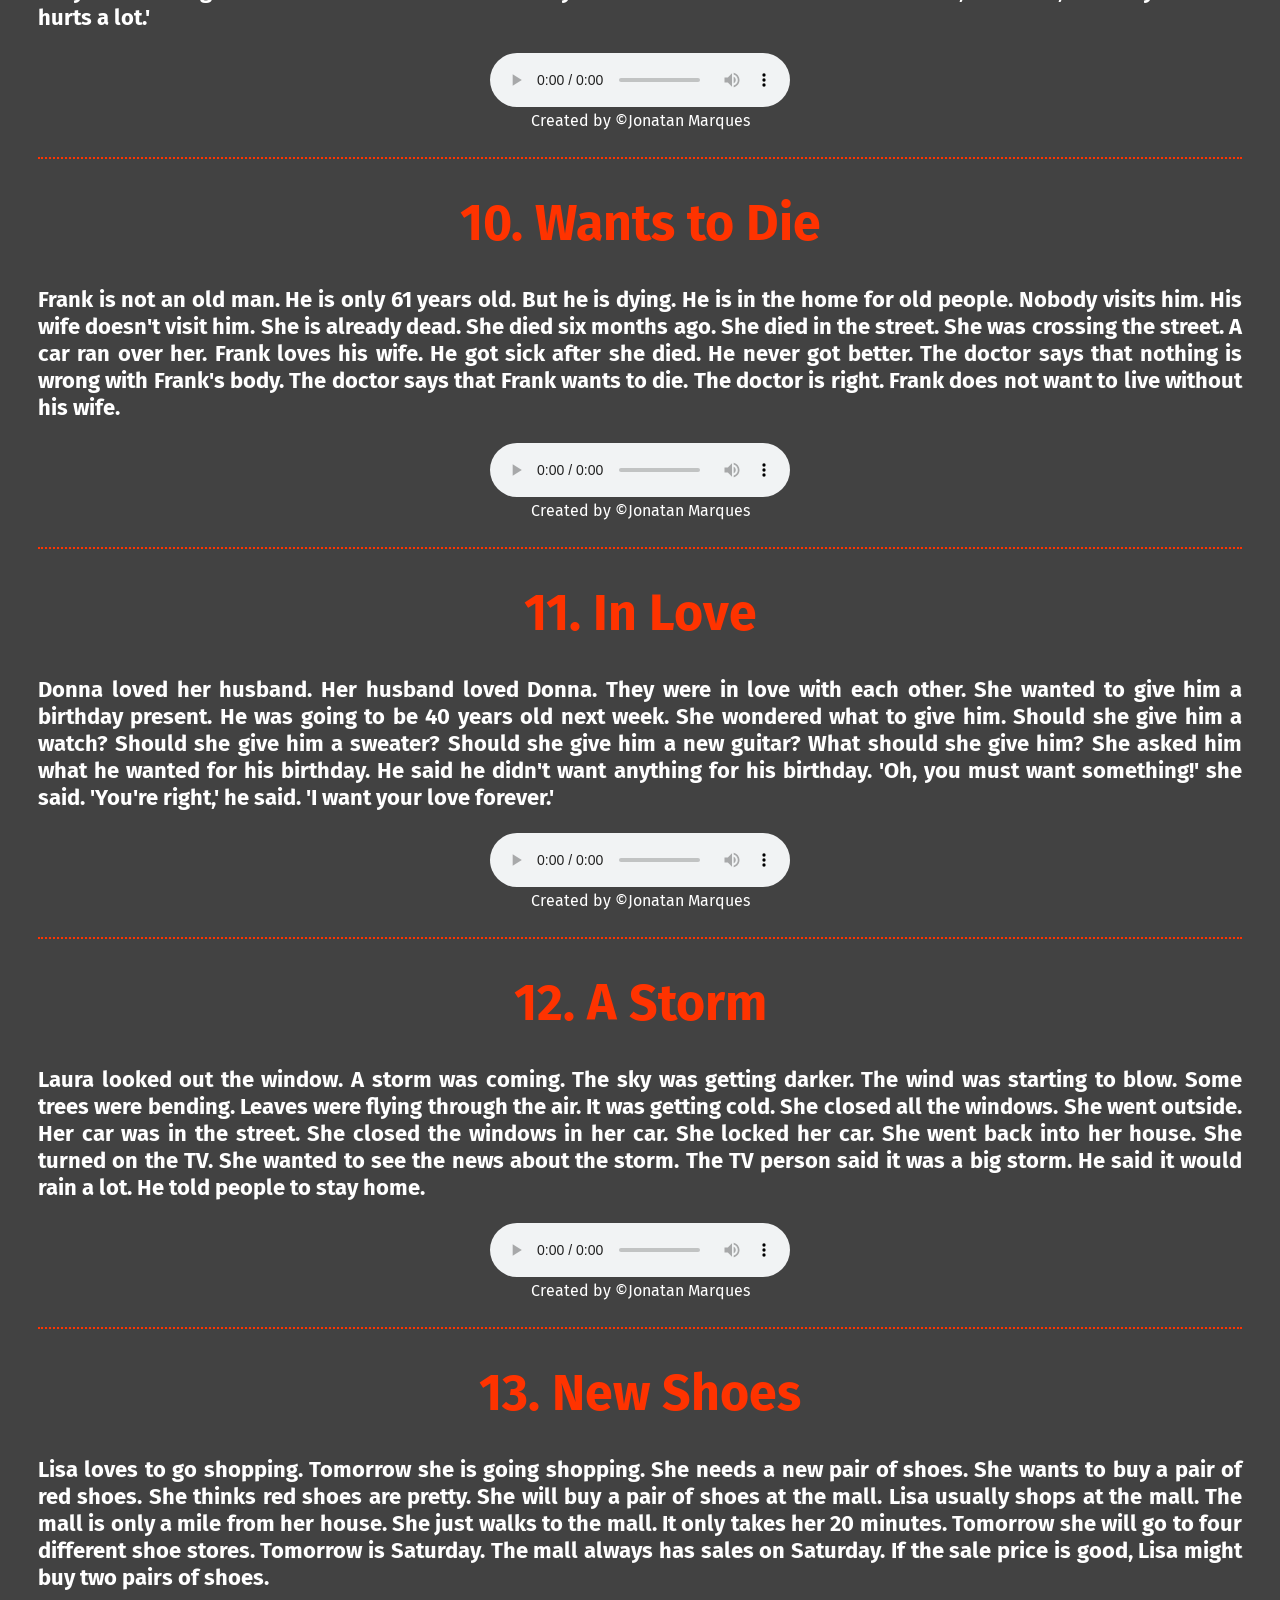
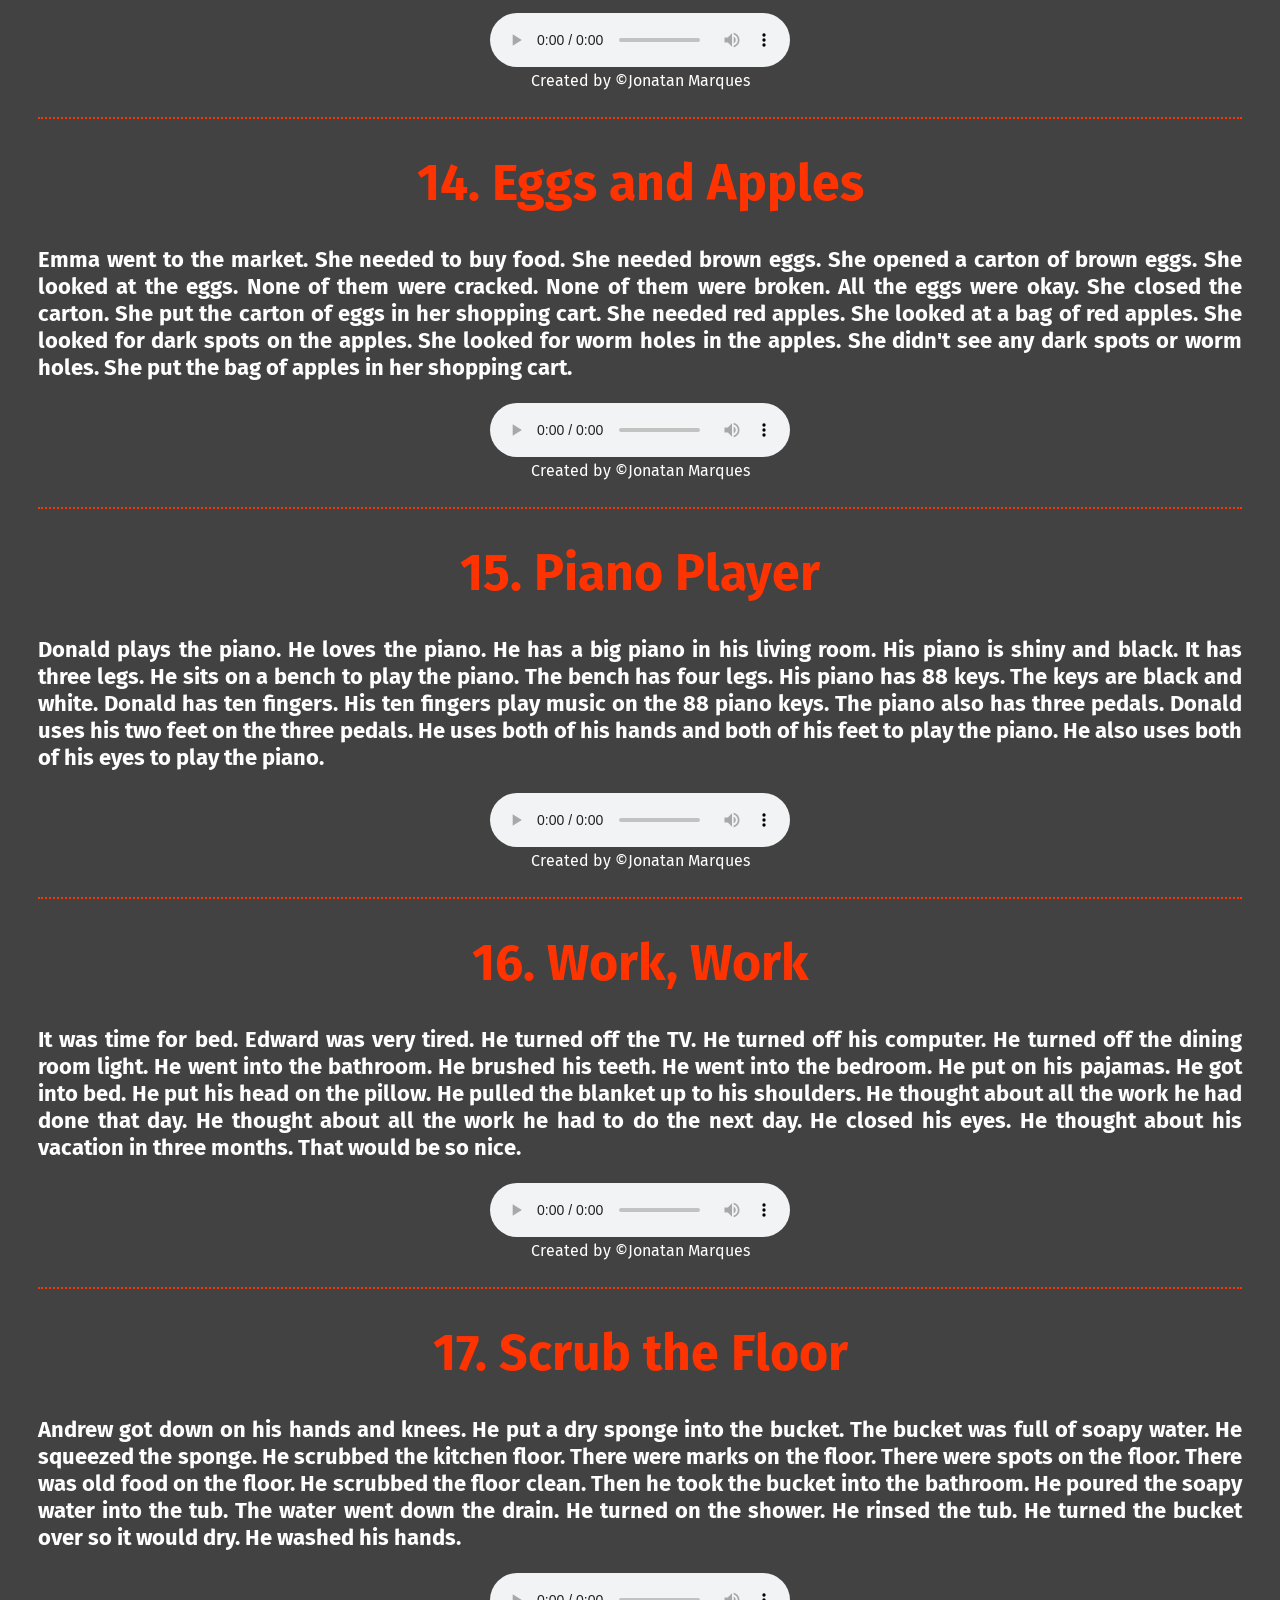
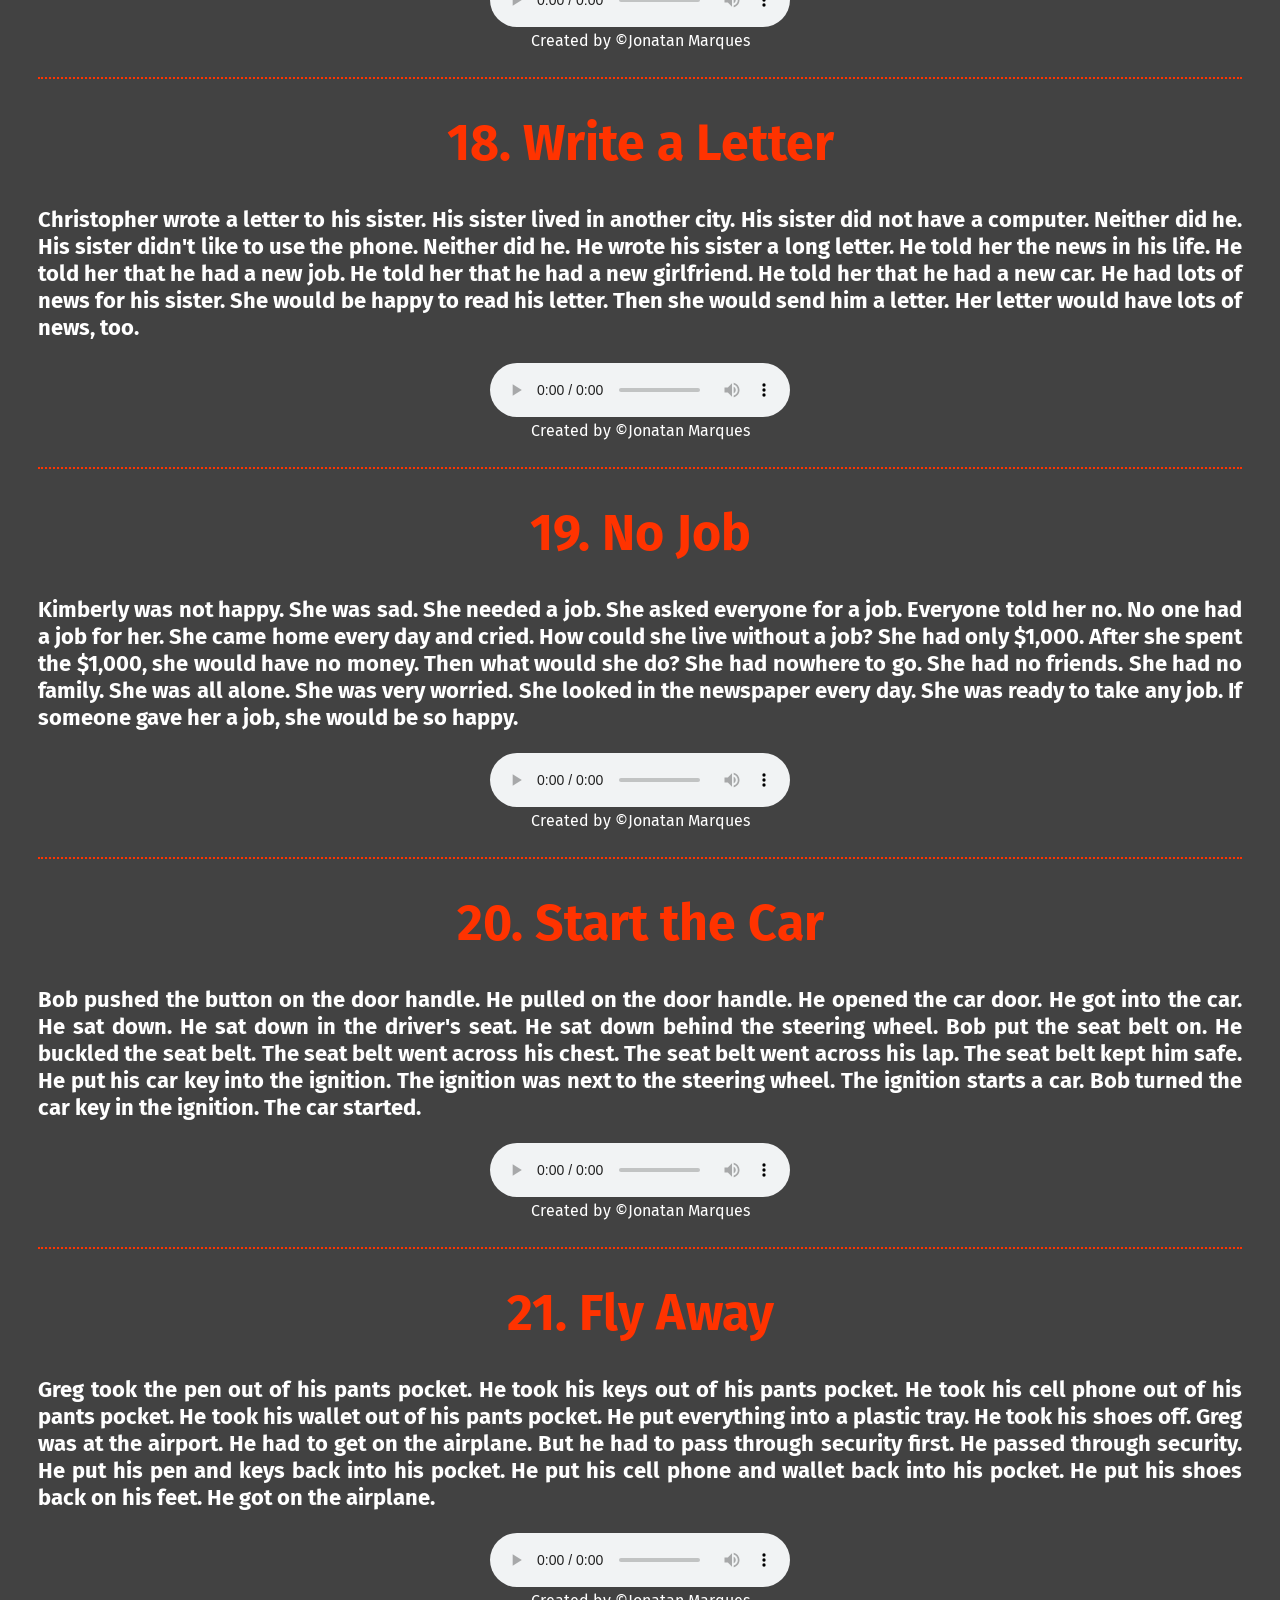
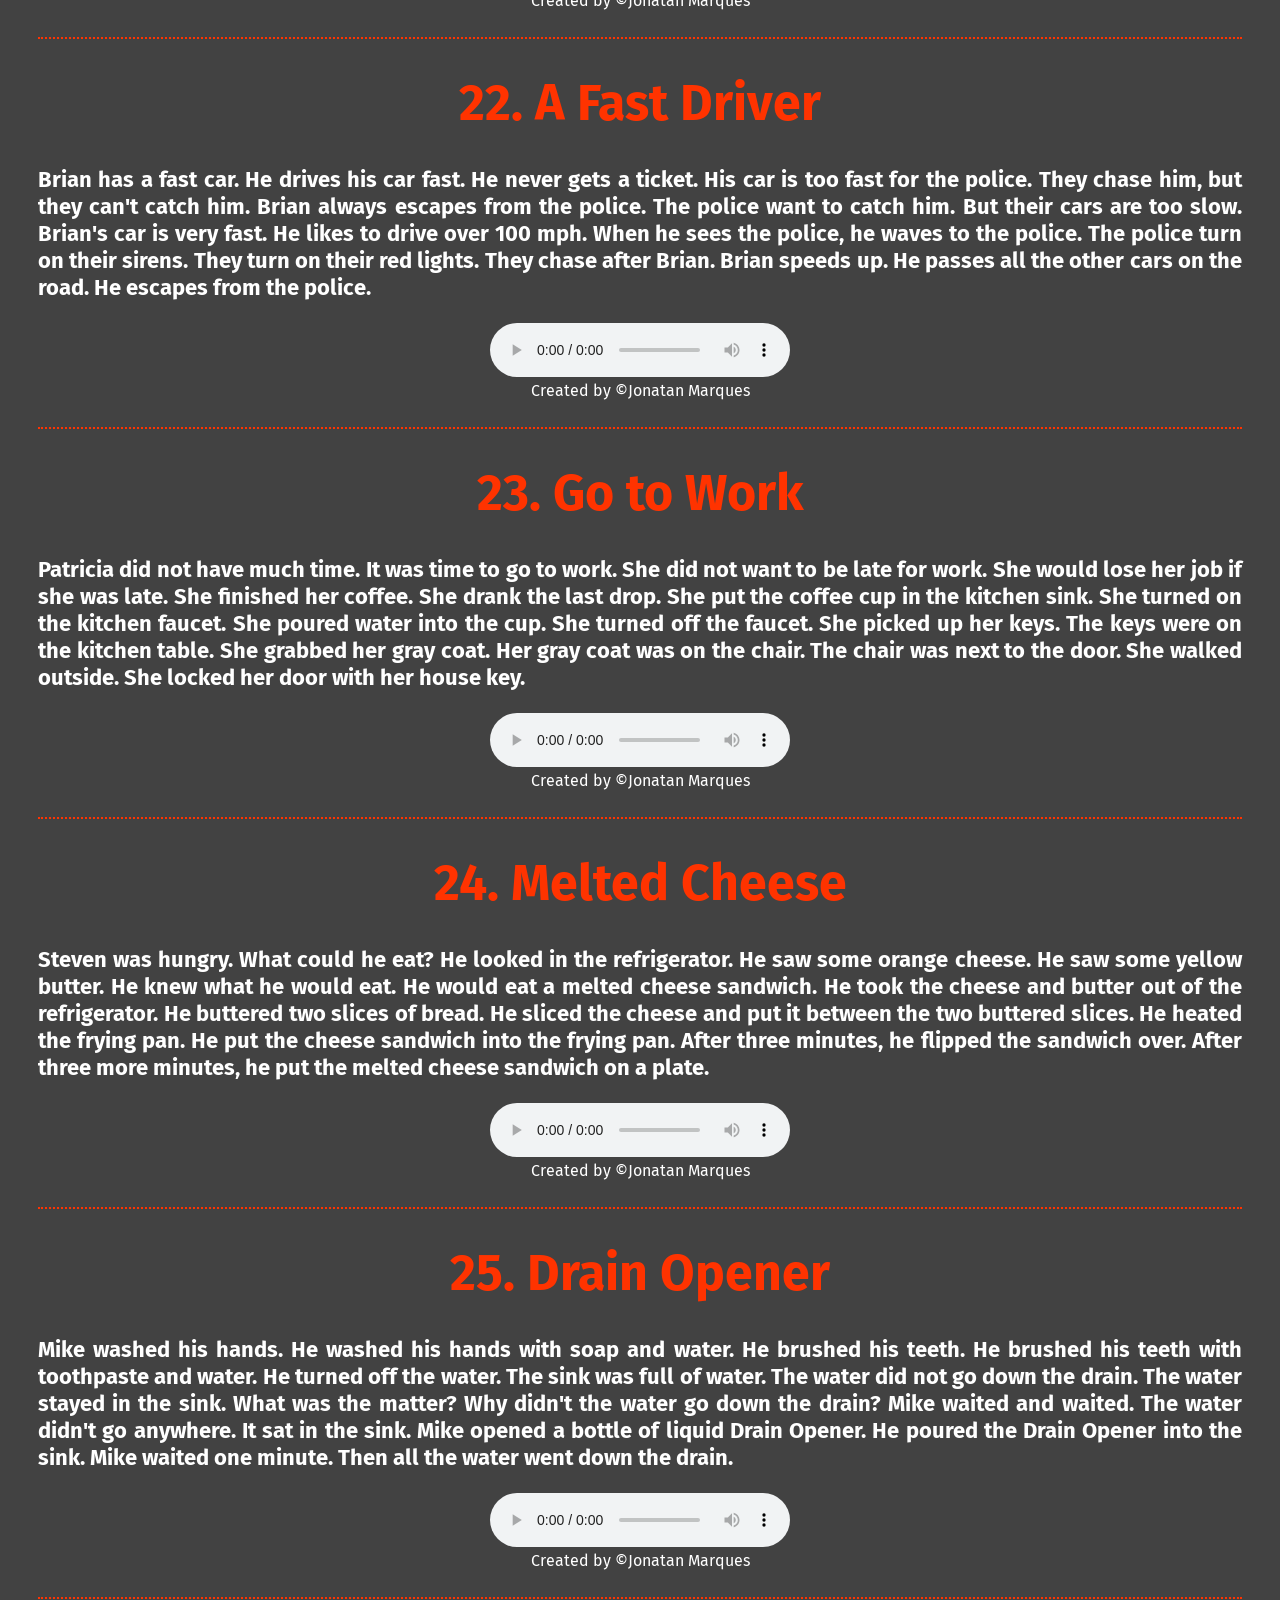
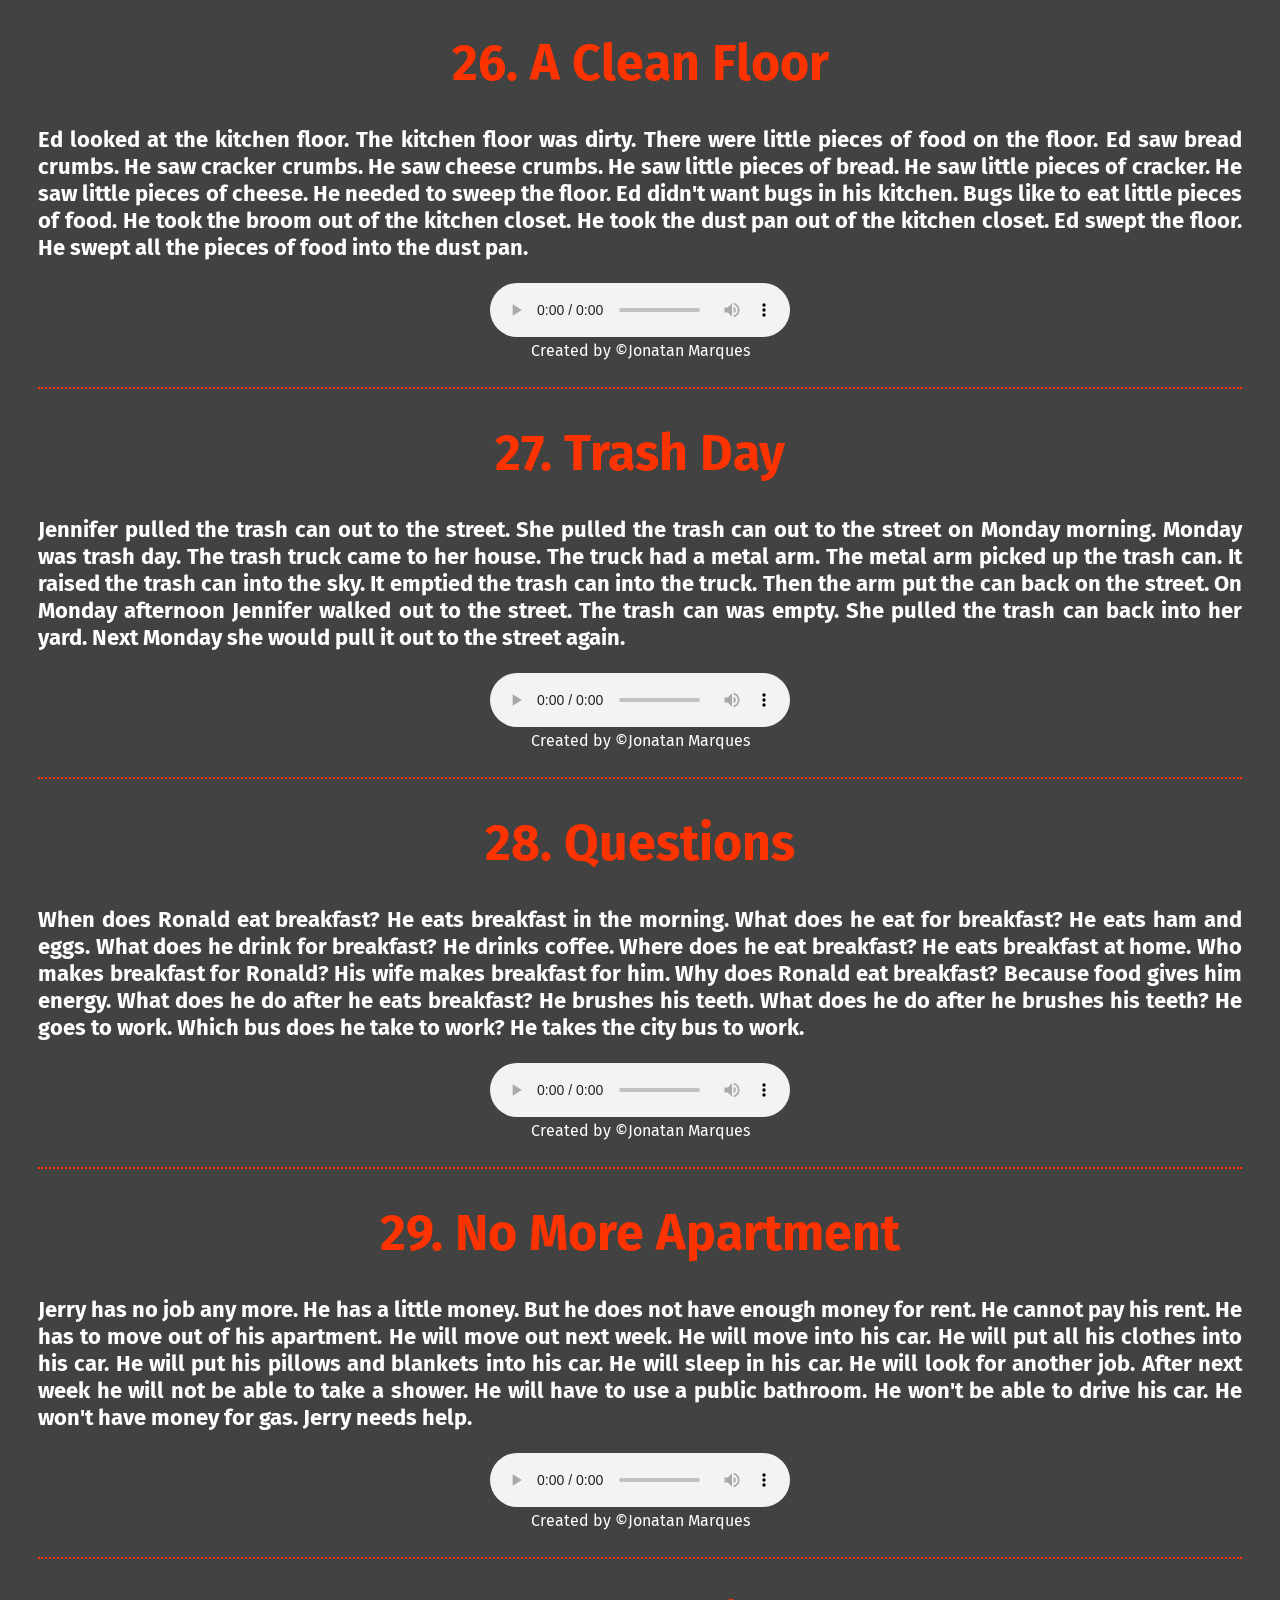
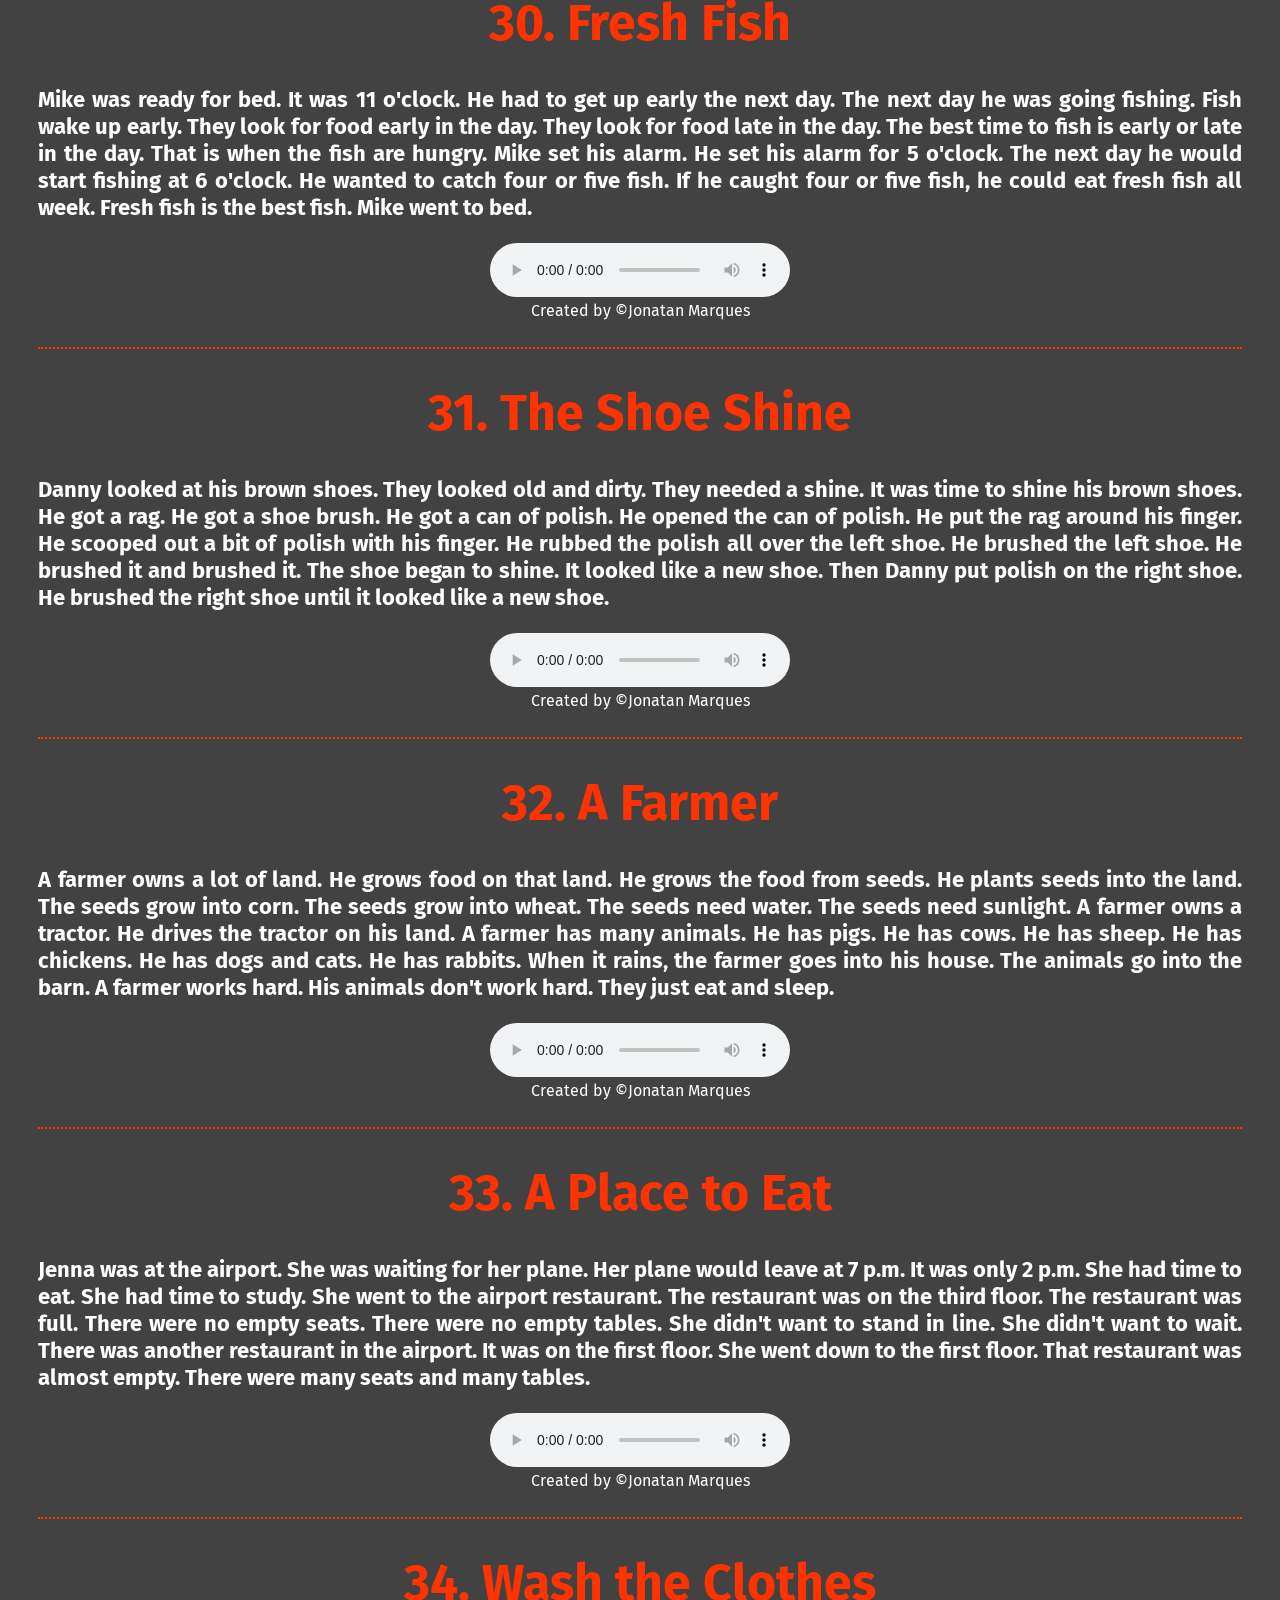
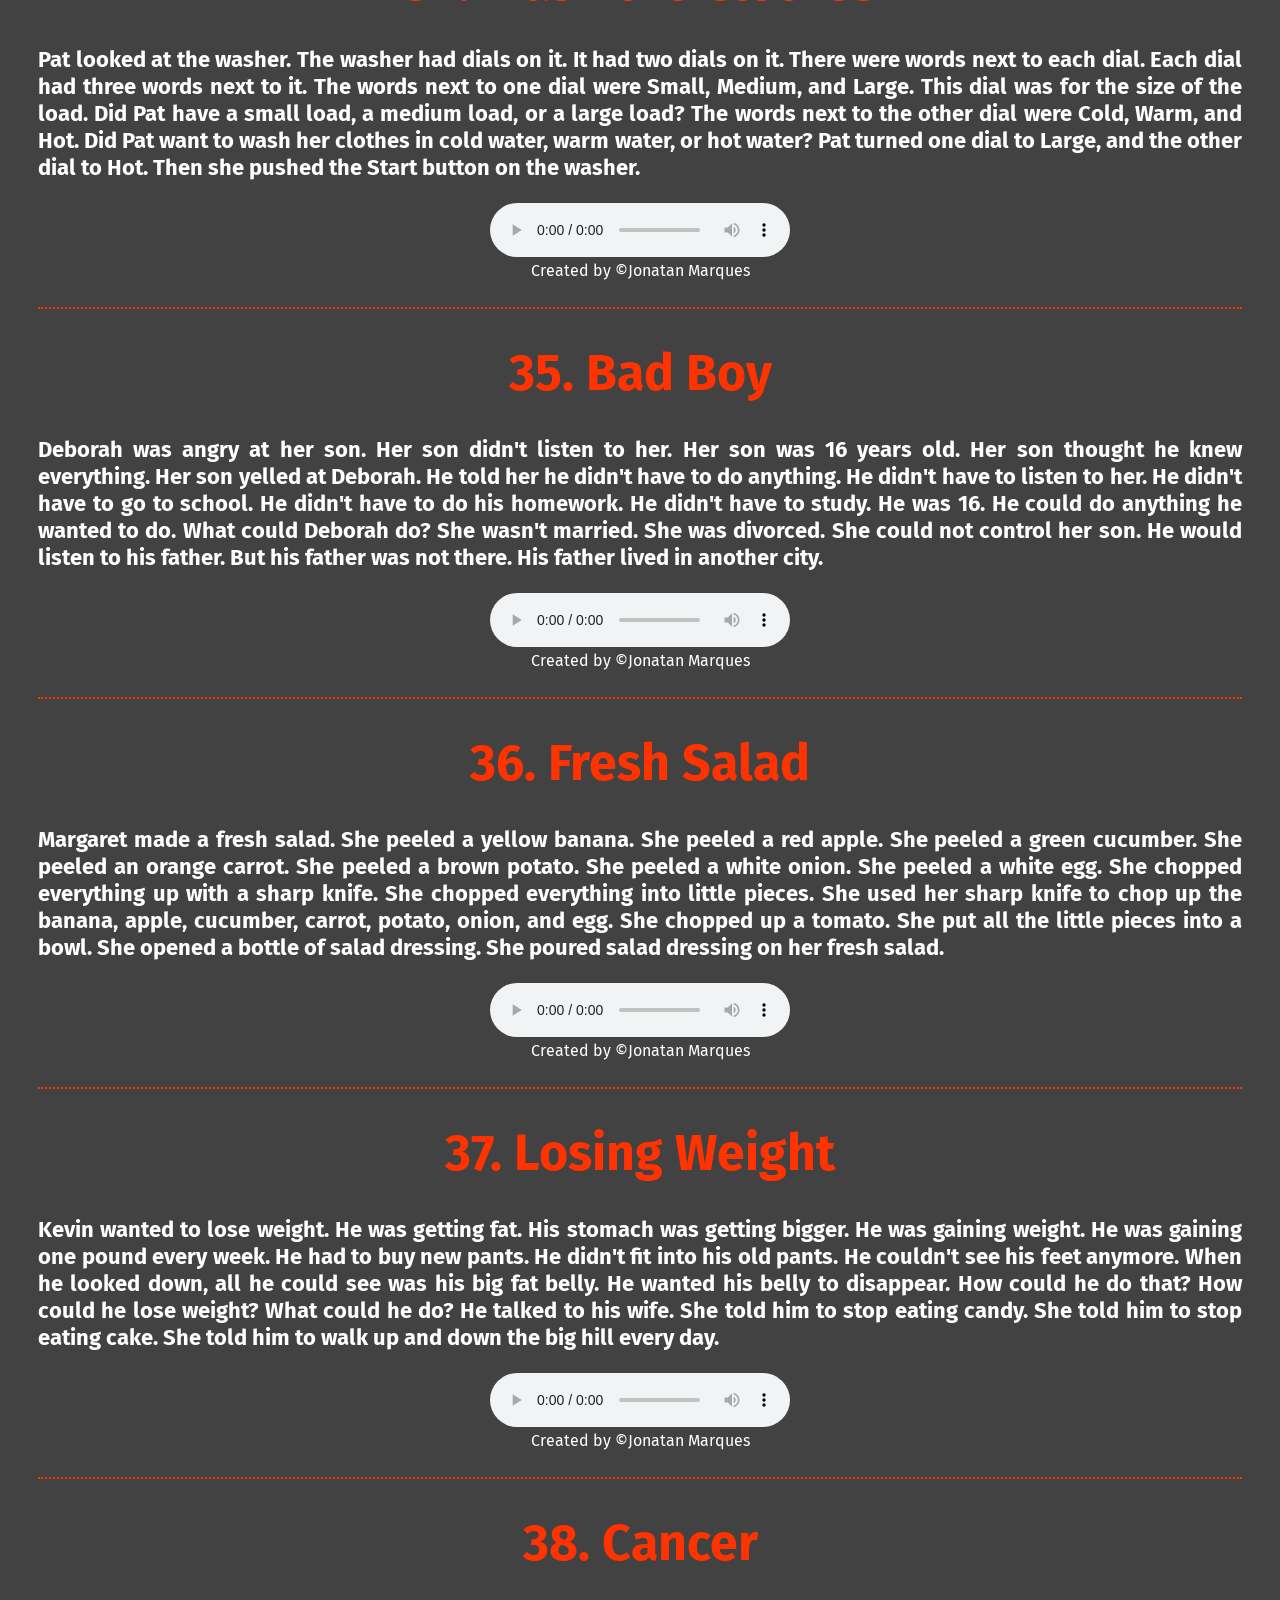
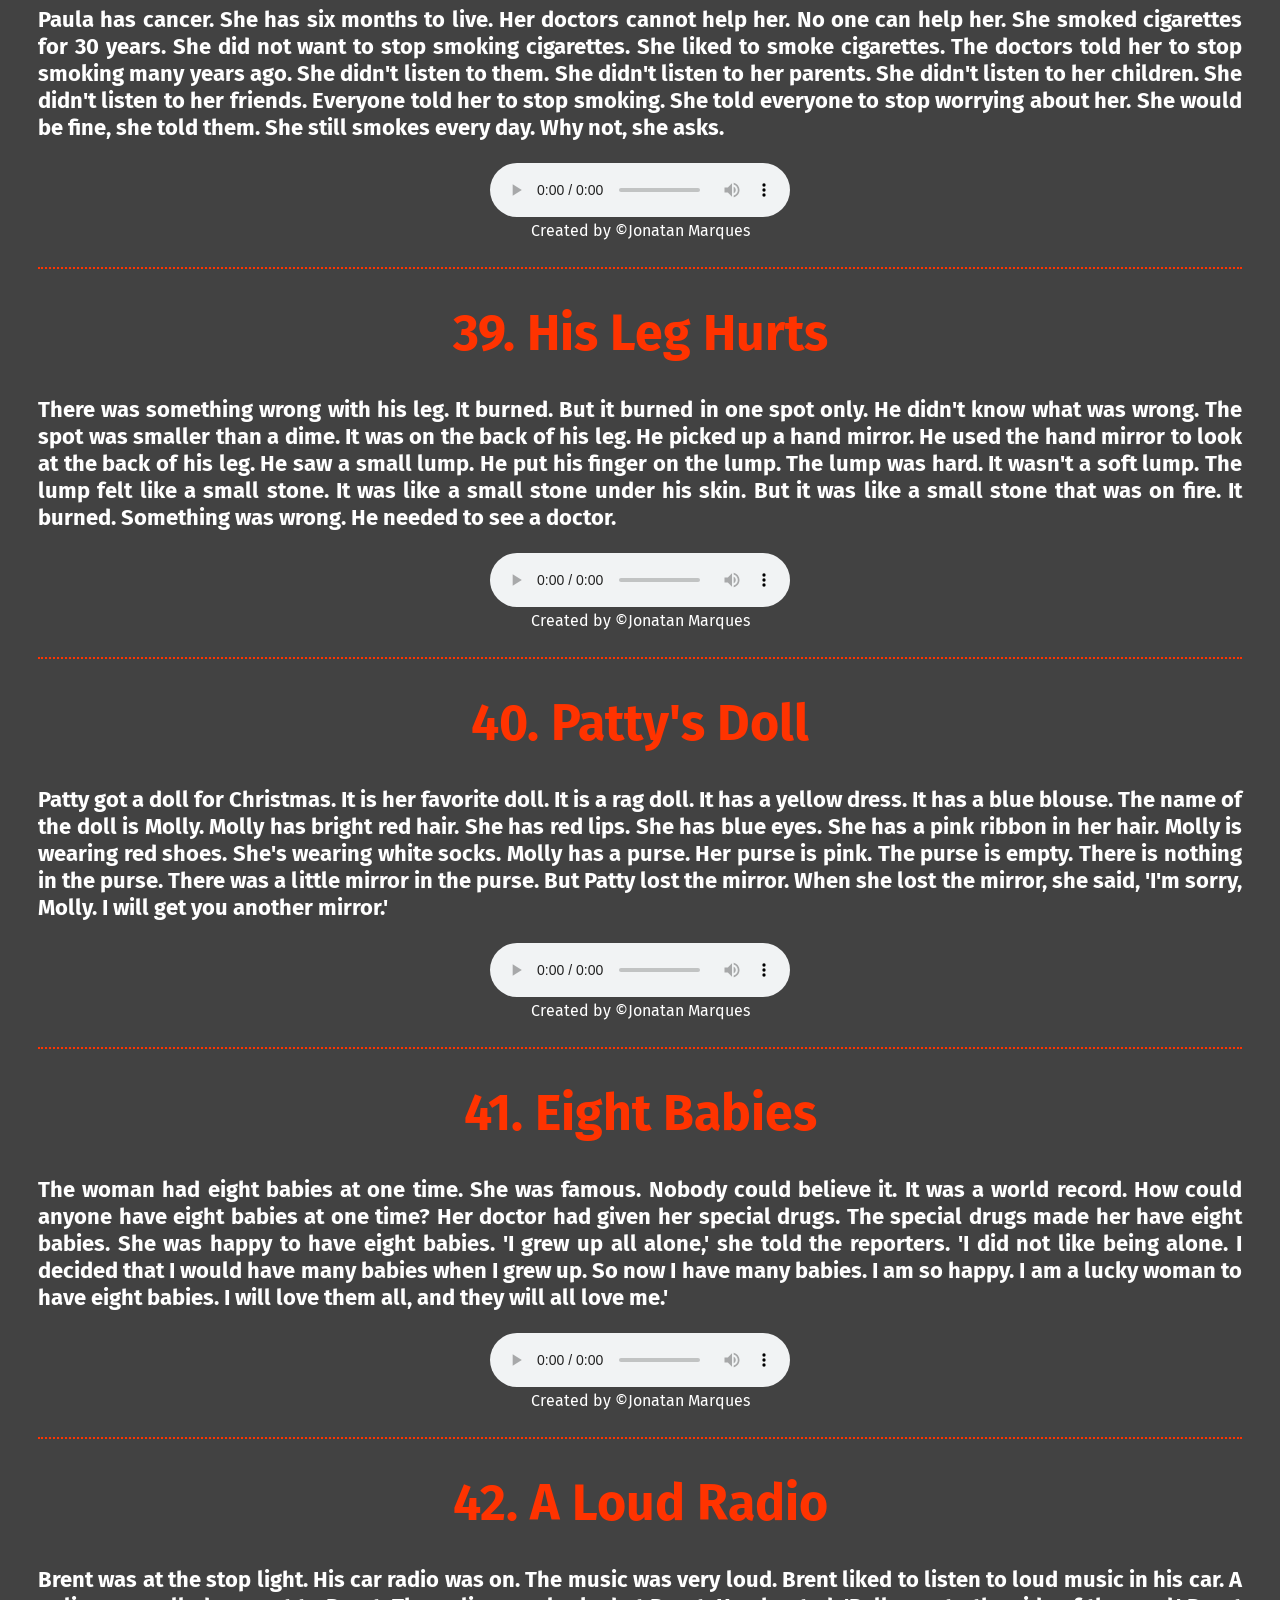
<file: projects-js/TextsinEnglish/index.html>
<!DOCTYPE html>
<html lang="pt-br">
<head>
    <meta charset="UTF-8">
    <meta name="viewport" content="width=device-width, initial-scale=1.0">
    <meta http-equiv="X-UA-Compatible" content="ie=edge">
    <title>Texts and audios to learn English</title><script>
<!--
document.write(unescape("%3Cscript%3E%0A%3C%21--%0Adocument.write%28unescape%28%22%250A%2520%2520%2520%2520%253Clink%2520href%253D%2522https%253A//fonts.googleapis.com/css%253Ffamily%253DFira+Sans%2526display%253Dswap%2522%2520rel%253D%2522stylesheet%2522%253E%250A%2520%2520%2520%2520%253Cstyle%253E%250A%2520%2520%2520%2520%2520%2520%2520%2520body%2520%257B%250A%2520%2520%2520%2520%2520%2520%2520%2520%2520%2520%2520%2520background%253A%2520rgba%252837%252C%252036%252C%252036%252C%25200.863%2529%253B%250A%2520%2520%2520%2520%2520%2520%2520%2520%2520%2520%2520%2520text-align%253A%2520center%253B%250A%2520%2520%2520%2520%2520%2520%2520%2520%2520%2520%2520%2520padding%253A%252030px%253B%250A%2520%2520%2520%2520%2520%2520%2520%2520%2520%2520%2520%2520font-family%253A%2520%2527Fira%2520Sans%2527%252C%2520sans-serif%253B%250A%2520%2520%2520%2520%2520%2520%2520%2520%2520%2520%2520%2520color%253A%2520%2523fff%253B%250A%2520%2520%2520%2520%2520%2520%2520%2520%257D%250A%250A%2520%2520%2520%2520%2520%2520%2520%2520h1%2520%257B%250A%2520%2520%2520%2520%2520%2520%2520%2520%2520%2520%2520%2520color%253A%2520%2523f30%253B%250A%2520%2520%2520%2520%2520%2520%2520%2520%2520%2520%2520%2520font-size%253A%252050px%253B%250A%2520%2520%2520%2520%2520%2520%2520%2520%257D%250A%250A%2520%2520%2520%2520%2520%2520%2520%2520h1%253Ahover%2520%257B%250A%2520%2520%2520%2520%2520%2520%2520%2520%2520%2520%2520%2520text-decoration%253A%2520none%253B%250A%2520%2520%2520%2520%2520%2520%2520%2520%2520%2520%2520%2520color%253A%2520%2523fff%253B%250A%2520%2520%2520%2520%2520%2520%2520%2520%257D%250A%250A%2520%2520%2520%2520%2520%2520%2520%2520p%2520%257B%250A%2520%2520%2520%2520%2520%2520%2520%2520%2520%2520%2520%2520text-align%253A%2520justify%253B%250A%2520%2520%2520%2520%2520%2520%2520%2520%2520%2520%2520%2520font-weight%253A%2520bold%253B%250A%2520%2520%2520%2520%2520%2520%2520%2520%2520%2520%2520%2520font-size%253A%252022px%253B%250A%2520%2520%2520%2520%2520%2520%2520%2520%2520%2520%2520%2520padding%253A%25200%253B%250A%2520%2520%2520%2520%2520%2520%2520%2520%257D%250A%250A%2520%2520%2520%2520%2520%2520%2520%2520a%253Alink%2520%257B%250A%2520%2520%2520%2520%2520%2520%2520%2520%2520%2520%2520%2520text-decoration%253A%2520none%253B%250A%2520%2520%2520%2520%2520%2520%2520%2520%2520%2520%2520%2520color%253A%2520%2523fff%250A%2520%2520%2520%2520%2520%2520%2520%2520%257D%250A%250A%2520%2520%2520%2520%2520%2520%2520%2520a%253Aactive%2520%257B%250A%2520%2520%2520%2520%2520%2520%2520%2520%2520%2520%2520%2520text-decoration%253A%2520none%253B%250A%2520%2520%2520%2520%2520%2520%2520%2520%2520%2520%2520%2520color%253A%2520%2523f30%250A%2520%2520%2520%2520%2520%2520%2520%2520%257D%250A%250A%2520%2520%2520%2520%2520%2520%2520%2520a%253Avisited%2520%257B%250A%2520%2520%2520%2520%2520%2520%2520%2520%2520%2520%2520%2520text-decoration%253A%2520none%253B%250A%2520%2520%2520%2520%2520%2520%2520%2520%2520%2520%2520%2520color%253A%2520%2523fff%250A%2520%2520%2520%2520%2520%2520%2520%2520%257D%250A%250A%2520%2520%2520%2520%2520%2520%2520%2520a%253Ahover%2520%257B%250A%2520%2520%2520%2520%2520%2520%2520%2520%2520%2520%2520%2520text-decoration%253A%2520none%253B%250A%2520%2520%2520%2520%2520%2520%2520%2520%2520%2520%2520%2520color%253A%2520%2523f30%250A%2520%2520%2520%2520%2520%2520%2520%2520%257D%250A%250A%2520%2520%2520%2520%2520%2520%2520%2520hr%2520%257B%250A%2520%2520%2520%2520%2520%2520%2520%2520%2520%2520%2520%2520border%253A%25200%253B%250A%2520%2520%2520%2520%2520%2520%2520%2520%2520%2520%2520%2520border-top%253A%25202px%2520dotted%2520%2523f30%253B%250A%2520%2520%2520%2520%2520%2520%2520%2520%257D%250A%250A%2520%2520%2520%2520%253C/style%253E%250A%253C/head%253E%250A%250A%253Cbody%253E%250A%2520%2520%2520%2520%253Ch1%253E%253C/h1%253E%250A%250A%2520%2520%2520%2520%253Cscript%253E%250A%250A%2520%2520%2520%2520%2520%2520%2520%2520h1%2520%253D%2520%2522Red%252C%2520White%252C%2520and%2520Blue%2522%250A%2520%2520%2520%2520%2520%2520%2520%2520txt1%2520%253D%2520%2527%253Cp%253ETracy%2520looked%2520at%2520the%2520flag.%2520The%2520flag%2520is%2520red%252C%2520white%252C%2520and%2520blue.%2520It%2520has%252050%2520white%2520stars.%2520The%2520white%2520stars%2520are%2520on%2520a%2520blue%2520square.%2520The%2520flag%2520has%2520six%2520white%2520stripes.%2520It%2520has%2520seven%2520red%2520stripes.%2520All%2520the%2520stripes%2520are%2520horizontal.%2520They%2520are%2520not%2520vertical.%2520The%2520stripes%2520do%2520not%2520go%2520up%2520and%2520down.%2520They%2520go%2520from%2520left%2520to%2520right.%2520Tracy%2520loves%2520her%2520flag.%2520It%2520is%2520the%2520flag%2520of%2520her%2520country.%2520It%2520is%2520a%2520pretty%2520flag.%2520No%2520other%2520flag%2520has%252050%2520stars.%2520No%2520other%2520flag%2520has%252013%2520stripes.%253C/p%253E%2527%250A%250A%2520%2520%2520%2520%2520%2520%2520%2520h2%2520%253D%2520%2522Try%2520to%2520Sleep%2522%250A%2520%2520%2520%2520%2520%2520%2520%2520txt2%2520%253D%2520%2522%253Cp%253ENorma%2520went%2520to%2520bed.%2520It%2520was%2520eleven%2520o%2527clock.%2520She%2520turned%2520out%2520the%2520light.%2520She%2520lay%2520in%2520bed.%2520It%2520was%2520dark.%2520It%2520was%2520quiet.%2520She%2520couldn%2527t%2520sleep.%2520She%2520closed%2520her%2520eyes.%2520She%2520tried%2520to%2520sleep%252C%2520but%2520she%2520couldn%2527t.%2520She%2520turned%2520the%2520light%2520back%2520on.%2520She%2520opened%2520her%2520book.%2520She%2520started%2520to%2520read%2520her%2520book.%2520It%2520was%2520a%2520good%2520book.%2520She%2520read%2520one%2520page.%2520Then%2520she%2520read%2520another%2520page.%2520After%2520a%2520while%252C%2520she%2520felt%2520sleepy.%2520She%2520closed%2520the%2520book.%2520She%2520turned%2520out%2520the%2520light.%2520She%2520closed%2520her%2520eyes.%2520She%2520went%2520straight%2520to%2520sleep.%253C/p%253E%2522%250A%250A%2520%2520%2520%2520%2520%2520%2520%2520h3%2520%253D%2520%2522Washing%2520Her%2520Hands%2522%250A%2520%2520%2520%2520%2520%2520%2520%2520txt3%2520%253D%2520%2522%253Cp%253EFay%2520went%2520into%2520the%2520bathroom.%2520She%2520turned%2520on%2520the%2520cold%2520water.%2520She%2520turned%2520on%2520the%2520hot%2520water.%2520Warm%2520water%2520came%2520out%2520of%2520the%2520faucet.%2520She%2520put%2520her%2520hands%2520under%2520the%2520warm%2520water.%2520She%2520rubbed%2520her%2520hands%2520together.%2520She%2520picked%2520up%2520a%2520bar%2520of%2520white%2520soap.%2520She%2520rubbed%2520the%2520soap%2520with%2520her%2520hands.%2520She%2520put%2520the%2520soap%2520back.%2520She%2520washed%2520her%2520hands%2520for%2520half%2520a%2520minute.%2520Then%2520she%2520rinsed%2520her%2520hands%2520with%2520the%2520water.%2520She%2520turned%2520off%2520the%2520hot%2520water.%2520She%2520turned%2520off%2520the%2520cold%2520water.%2520She%2520dried%2520her%2520hands%2520with%2520a%2520towel.%253C/p%253E%2522%250A%250A%2520%2520%2520%2520%2520%2520%2520%2520h4%2520%253D%2520%2522A%2520Thin%2520Man%2522%250A%2520%2520%2520%2520%2520%2520%2520%2520txt4%2520%253D%2520%2522%253Cp%253ERichard%2520is%2520a%2520light%2520eater.%2520He%2520doesn%2527t%2520eat%2520much.%2520He%2520isn%2527t%2520a%2520heavy%2520eater.%2520He%2520eats%2520a%2520light%2520breakfast%252C%2520a%2520light%2520lunch%252C%2520and%2520a%2520light%2520dinner.%2520Richard%2520is%2520not%2520fat.%2520He%2520is%2520thin.%2520He%2520will%2520always%2520be%2520thin%252C%2520because%2520he%2520is%2520a%2520light%2520eater.%2520He%2520eats%2520a%2520bowl%2520of%2520cereal%2520for%2520breakfast.%2520He%2520eats%2520a%2520bowl%2520of%2520cereal%2520with%2520milk.%2520He%2520eats%2520a%2520sandwich%2520for%2520lunch.%2520Sometimes%2520it%2527s%2520a%2520fish%2520sandwich.%2520He%2520likes%2520fish.%2520He%2520eats%2520rice%2520and%2520vegetables%2520for%2520dinner.%2520All%2520he%2520eats%2520for%2520dinner%2520is%2520rice%2520and%2520vegetables.%2520He%2520will%2520never%2520get%2520fat.%253C/p%253E%2522%250A%250A%2520%2520%2520%2520%2520%2520%2520%2520h5%2520%253D%2520%2522A%2520Piece%2520of%2520Paper%2522%250A%2520%2520%2520%2520%2520%2520%2520%2520txt5%2520%253D%2520%2522%253Cp%253EJimmy%2520dropped%2520a%2520piece%2520of%2520paper%2520on%2520the%2520floor.%2520He%2520bent%2520over%2520and%2520picked%2520it%2520up.%2520He%2520folded%2520the%2520piece%2520of%2520paper%2520in%2520two.%2520He%2520put%2520it%2520on%2520the%2520table.%2520He%2520picked%2520up%2520a%2520pencil.%2520He%2520wrote%2520a%2520phone%2520number%2520on%2520the%2520piece%2520of%2520paper.%2520He%2520put%2520the%2520pencil%2520on%2520the%2520table.%2520He%2520picked%2520up%2520the%2520scissors.%2520He%2520picked%2520up%2520the%2520piece%2520of%2520paper.%2520He%2520cut%2520the%2520paper%2520in%2520half.%2520He%2520put%2520one-half%2520of%2520the%2520paper%2520on%2520the%2520table.%2520He%2520put%2520the%2520other%2520half%2520with%2520the%2520phone%2520number%2520in%2520his%2520shirt%2520pocket.%2520He%2520put%2520the%2520scissors%2520on%2520the%2520table.%253C/p%253E%2522%250A%250A%2520%2520%2520%2520%2520%2520%2520%2520h6%2520%253D%2520%2522Buy%2520a%2520New%2520Car%2522%250A%2520%2520%2520%2520%2520%2520%2520%2520txt6%2520%253D%2520%2522%253Cp%253ELinda%2520wants%2520to%2520buy%2520a%2520new%2520car.%2520She%2520has%2520an%2520old%2520car.%2520Her%2520old%2520car%2520is%2520a%2520white%2520Honda.%2520Linda%2520wants%2520to%2520buy%2520a%2520new%2520Honda.%2520She%2520wants%2520to%2520buy%2520a%2520new%2520red%2520Honda.%2520She%2520has%2520saved%2520%25241%252C000.%2520She%2520will%2520use%2520%25241%252C000%2520to%2520help%2520buy%2520the%2520new%2520car.%2520She%2520will%2520give%2520%25241%252C000%2520to%2520the%2520Honda%2520dealer.%2520The%2520Honda%2520dealer%2520will%2520give%2520her%2520a%2520contract%2520to%2520sign.%2520The%2520contract%2520will%2520require%2520her%2520to%2520pay%2520%2524400%2520a%2520month%2520for%2520seven%2520years.%2520Her%2520new%2520red%2520Honda%2520will%2520cost%2520Linda%2520a%2520lot%2520of%2520money.%2520But%2520that%2527s%2520okay%252C%2520because%2520Linda%2520makes%2520a%2520lot%2520of%2520money.%253C/p%253E%2522%250A%250A%2520%2520%2520%2520%2520%2520%2520%2520h7%2520%253D%2520%2522Water%2520and%2520an%2520Apple%2522%250A%2520%2520%2520%2520%2520%2520%2520%2520txt7%2520%253D%2520%2522%253Cp%253ESusan%2520likes%2520to%2520eat%2520apples.%2520She%2520likes%2520to%2520eat%2520big%2520red%2520apples.%2520She%2520likes%2520to%2520wear%2520a%2520blue%2520hat.%2520She%2520wears%2520a%2520big%2520blue%2520hat%2520on%2520her%2520head.%2520She%2520wears%2520a%2520hat%2520and%2520eats%2520an%2520apple.%2520She%2520drinks%2520some%2520water%2520from%2520a%2520white%2520cup.%2520Susan%2520drinks%2520water%2520and%2520eats%2520apples.%2520She%2520doesn%2527t%2520cut%2520the%2520apple%2520with%2520a%2520knife.%2520A%2520knife%2520is%2520sharp.%2520She%2520just%2520eats%2520the%2520apple.%2520She%2520holds%2520the%2520apple%2520in%2520her%2520hand.%2520She%2520bites%2520into%2520the%2520apple%2520with%2520her%2520teeth.%2520She%2520licks%2520her%2520lips.%2520She%2520drinks%2520more%2520water.%2520She%2520wipes%2520her%2520mouth%2520with%2520her%2520hand.%253C/p%253E%2522%250A%250A%2520%2520%2520%2520%2520%2520%2520%2520h8%2520%253D%2520%2522Cold%2520Weather%2522%250A%2520%2520%2520%2520%2520%2520%2520%2520txt8%2520%253D%2520%2522%253Cp%253EThomas%2520was%2520not%2520hot.%2520He%2520was%2520not%2520warm%2520either.%2520He%2520was%2520cold.%2520The%2520weather%2520was%2520not%2520hot.%2520The%2520weather%2520was%2520not%2520warm%2520either.%2520The%2520weather%2520was%2520cold.%2520Thomas%2520did%2520not%2520like%2520to%2520be%2520cold.%2520He%2520looked%2520for%2520his%2520jacket.%2520He%2520found%2520his%2520jacket.%2520He%2520put%2520on%2520his%2520jacket.%2520But%2520he%2520was%2520still%2520cold.%2520He%2520looked%2520at%2520the%2520windows.%2520Were%2520all%2520the%2520windows%2520closed%253F%2520Yes%252C%2520they%2520were.%2520They%2520were%2520all%2520closed.%2520None%2520of%2520the%2520windows%2520were%2520open.%2520He%2520looked%2520at%2520the%2520door.%2520The%2520door%2520wasn%2527t%2520open.%2520It%2520was%2520closed.%2520He%2520was%2520still%2520cold.%2520He%2520looked%2520for%2520a%2520warmer%2520jacket.%253C/p%253E%2522%250A%250A%2520%2520%2520%2520%2520%2520%2520%2520h9%2520%253D%2520%2522A%2520Shot%2520in%2520the%2520Arm%2522%250A%2520%2520%2520%2520%2520%2520%2520%2520txt9%2520%253D%2520%2522%253Cp%253ELucy%2520went%2520to%2520the%2520doctor.%2520She%2520didn%2527t%2520feel%2520good.%2520The%2520doctor%2520asked%252C%2520%2527What%2527s%2520the%2520problem%253F%2520What%2527s%2520the%2520matter%253F%2527%2520She%2520said%2520she%2520didn%2527t%2520feel%2520right.%2520%2527Do%2520you%2520hurt%253F%2520Where%2520do%2520you%2520hurt%253F%2527%2520the%2520doctor%2520asked.%2520She%2520said%2520that%2520she%2520hurt%2520all%2520over.%2520She%2520hurt%2520everywhere.%2520She%2520hurt%2520all%2520over%2520her%2520body.%2520The%2520doctor%2520said%252C%2520%2527You%2520have%2520a%2520big%2520problem.%2520I%2520will%2520fix%2520your%2520problem.%2527%2520The%2520doctor%2520gave%2520Lucy%2520a%2520shot.%2520He%2520gave%2520her%2520a%2520shot%2520in%2520her%2520left%2520arm.%2520%2527Do%2520you%2520feel%2520better%2520now%253F%2527%2520he%2520asked%2520her.%2520%2527No%252C%2527%2520she%2520said%252C%2520%2527now%2520my%2520left%2520arm%2520hurts%2520a%2520lot.%2527%253C/p%253E%2522%250A%250A%2520%2520%2520%2520%2520%2520%2520%2520h10%2520%253D%2520%2522Wants%2520to%2520Die%2522%250A%2520%2520%2520%2520%2520%2520%2520%2520txt10%2520%253D%2520%2522%253Cp%253EFrank%2520is%2520not%2520an%2520old%2520man.%2520He%2520is%2520only%252061%2520years%2520old.%2520But%2520he%2520is%2520dying.%2520He%2520is%2520in%2520the%2520home%2520for%2520old%2520people.%2520Nobody%2520visits%2520him.%2520His%2520wife%2520doesn%2527t%2520visit%2520him.%2520She%2520is%2520already%2520dead.%2520She%2520died%2520six%2520months%2520ago.%2520She%2520died%2520in%2520the%2520street.%2520She%2520was%2520crossing%2520the%2520street.%2520A%2520car%2520ran%2520over%2520her.%2520Frank%2520loves%2520his%2520wife.%2520He%2520got%2520sick%2520after%2520she%2520died.%2520He%2520never%2520got%2520better.%2520The%2520doctor%2520says%2520that%2520nothing%2520is%2520wrong%2520with%2520Frank%2527s%2520body.%2520The%2520doctor%2520says%2520that%2520Frank%2520wants%2520to%2520die.%2520The%2520doctor%2520is%2520right.%2520Frank%2520does%2520not%2520want%2520to%2520live%2520without%2520his%2520wife.%253C/p%253E%2522%250A%250A%2520%2520%2520%2520%2520%2520%2520%2520h11%2520%253D%2520%2522In%2520Love%2522%250A%2520%2520%2520%2520%2520%2520%2520%2520txt11%2520%253D%2520%2522%253Cp%253EDonna%2520loved%2520her%2520husband.%2520Her%2520husband%2520loved%2520Donna.%2520They%2520were%2520in%2520love%2520with%2520each%2520other.%2520She%2520wanted%2520to%2520give%2520him%2520a%2520birthday%2520present.%2520He%2520was%2520going%2520to%2520be%252040%2520years%2520old%2520next%2520week.%2520She%2520wondered%2520what%2520to%2520give%2520him.%2520Should%2520she%2520give%2520him%2520a%2520watch%253F%2520Should%2520she%2520give%2520him%2520a%2520sweater%253F%2520Should%2520she%2520give%2520him%2520a%2520new%2520guitar%253F%2520What%2520should%2520she%2520give%2520him%253F%2520She%2520asked%2520him%2520what%2520he%2520wanted%2520for%2520his%2520birthday.%2520He%2520said%2520he%2520didn%2527t%2520want%2520anything%2520for%2520his%2520birthday.%2520%2527Oh%252C%2520you%2520must%2520want%2520something%2521%2527%2520she%2520said.%2520%2527You%2527re%2520right%252C%2527%2520he%2520said.%2520%2527I%2520want%2520your%2520love%2520forever.%2527%253C/p%253E%2522%250A%250A%2520%2520%2520%2520%2520%2520%2520%2520h12%2520%253D%2520%2522A%2520Storm%2522%250A%2520%2520%2520%2520%2520%2520%2520%2520txt12%2520%253D%2520%2522%253Cp%253ELaura%2520looked%2520out%2520the%2520window.%2520A%2520storm%2520was%2520coming.%2520The%2520sky%2520was%2520getting%2520darker.%2520The%2520wind%2520was%2520starting%2520to%2520blow.%2520Some%2520trees%2520were%2520bending.%2520Leaves%2520were%2520flying%2520through%2520the%2520air.%2520It%2520was%2520getting%2520cold.%2520She%2520closed%2520all%2520the%2520windows.%2520She%2520went%2520outside.%2520Her%2520car%2520was%2520in%2520the%2520street.%2520She%2520closed%2520the%2520windows%2520in%2520her%2520car.%2520She%2520locked%2520her%2520car.%2520She%2520went%2520back%2520into%2520her%2520house.%2520She%2520turned%2520on%2520the%2520TV.%2520She%2520wanted%2520to%2520see%2520the%2520news%2520about%2520the%2520storm.%2520The%2520TV%2520person%2520said%2520it%2520was%2520a%2520big%2520storm.%2520He%2520said%2520it%2520would%2520rain%2520a%2520lot.%2520He%2520told%2520people%2520to%2520stay%2520home.%253C/p%253E%2522%250A%250A%2520%2520%2520%2520%2520%2520%2520%2520h13%2520%253D%2520%2522New%2520Shoes%2522%250A%2520%2520%2520%2520%2520%2520%2520%2520txt13%2520%253D%2520%2522%253Cp%253ELisa%2520loves%2520to%2520go%2520shopping.%2520Tomorrow%2520she%2520is%2520going%2520shopping.%2520She%2520needs%2520a%2520new%2520pair%2520of%2520shoes.%2520She%2520wants%2520to%2520buy%2520a%2520pair%2520of%2520red%2520shoes.%2520She%2520thinks%2520red%2520shoes%2520are%2520pretty.%2520She%2520will%2520buy%2520a%2520pair%2520of%2520shoes%2520at%2520the%2520mall.%2520Lisa%2520usually%2520shops%2520at%2520the%2520mall.%2520The%2520mall%2520is%2520only%2520a%2520mile%2520from%2520her%2520house.%2520She%2520just%2520walks%2520to%2520the%2520mall.%2520It%2520only%2520takes%2520her%252020%2520minutes.%2520Tomorrow%2520she%2520will%2520go%2520to%2520four%2520different%2520shoe%2520stores.%2520Tomorrow%2520is%2520Saturday.%2520The%2520mall%2520always%2520has%2520sales%2520on%2520Saturday.%2520If%2520the%2520sale%2520price%2520is%2520good%252C%2520Lisa%2520might%2520buy%2520two%2520pairs%2520of%2520shoes.%253C/p%253E%2522%250A%250A%2520%2520%2520%2520%2520%2520%2520%2520h14%2520%253D%2520%2522Eggs%2520and%2520Apples%2522%250A%2520%2520%2520%2520%2520%2520%2520%2520txt14%2520%253D%2520%2522%253Cp%253EEmma%2520went%2520to%2520the%2520market.%2520She%2520needed%2520to%2520buy%2520food.%2520She%2520needed%2520brown%2520eggs.%2520She%2520opened%2520a%2520carton%2520of%2520brown%2520eggs.%2520She%2520looked%2520at%2520the%2520eggs.%2520None%2520of%2520them%2520were%2520cracked.%2520None%2520of%2520them%2520were%2520broken.%2520All%2520the%2520eggs%2520were%2520okay.%2520She%2520closed%2520the%2520carton.%2520She%2520put%2520the%2520carton%2520of%2520eggs%2520in%2520her%2520shopping%2520cart.%2520She%2520needed%2520red%2520apples.%2520She%2520looked%2520at%2520a%2520bag%2520of%2520red%2520apples.%2520She%2520looked%2520for%2520dark%2520spots%2520on%2520the%2520apples.%2520She%2520looked%2520for%2520worm%2520holes%2520in%2520the%2520apples.%2520She%2520didn%2527t%2520see%2520any%2520dark%2520spots%2520or%2520worm%2520holes.%2520She%2520put%2520the%2520bag%2520of%2520apples%2520in%2520her%2520shopping%2520cart.%253C/p%253E%2522%250A%250A%2520%2520%2520%2520%2520%2520%2520%2520h15%2520%253D%2520%2522Piano%2520Player%2522%250A%2520%2520%2520%2520%2520%2520%2520%2520txt15%2520%253D%2520%2522%253Cp%253EDonald%2520plays%2520the%2520piano.%2520He%2520loves%2520the%2520piano.%2520He%2520has%2520a%2520big%2520piano%2520in%2520his%2520living%2520room.%2520His%2520piano%2520is%2520shiny%2520and%2520black.%2520It%2520has%2520three%2520legs.%2520He%2520sits%2520on%2520a%2520bench%2520to%2520play%2520the%2520piano.%2520The%2520bench%2520has%2520four%2520legs.%2520His%2520piano%2520has%252088%2520keys.%2520The%2520keys%2520are%2520black%2520and%2520white.%2520Donald%2520has%2520ten%2520fingers.%2520His%2520ten%2520fingers%2520play%2520music%2520on%2520the%252088%2520piano%2520keys.%2520The%2520piano%2520also%2520has%2520three%2520pedals.%2520Donald%2520uses%2520his%2520two%2520feet%2520on%2520the%2520three%2520pedals.%2520He%2520uses%2520both%2520of%2520his%2520hands%2520and%2520both%2520of%2520his%2520feet%2520to%2520play%2520the%2520piano.%2520He%2520also%2520uses%2520both%2520of%2520his%2520eyes%2520to%2520play%2520the%2520piano.%253C/p%253E%2522%250A%250A%2520%2520%2520%2520%2520%2520%2520%2520h16%2520%253D%2520%2522Work%252C%2520Work%2522%250A%2520%2520%2520%2520%2520%2520%2520%2520txt16%2520%253D%2520%2522%253Cp%253EIt%2520was%2520time%2520for%2520bed.%2520Edward%2520was%2520very%2520tired.%2520He%2520turned%2520off%2520the%2520TV.%2520He%2520turned%2520off%2520his%2520computer.%2520He%2520turned%2520off%2520the%2520dining%2520room%2520light.%2520He%2520went%2520into%2520the%2520bathroom.%2520He%2520brushed%2520his%2520teeth.%2520He%2520went%2520into%2520the%2520bedroom.%2520He%2520put%2520on%2520his%2520pajamas.%2520He%2520got%2520into%2520bed.%2520He%2520put%2520his%2520head%2520on%2520the%2520pillow.%2520He%2520pulled%2520the%2520blanket%2520up%2520to%2520his%2520shoulders.%2520He%2520thought%2520about%2520all%2520the%2520work%2520he%2520had%2520done%2520that%2520day.%2520He%2520thought%2520about%2520all%2520the%2520work%2520he%2520had%2520to%2520do%2520the%2520next%2520day.%2520He%2520closed%2520his%2520eyes.%2520He%2520thought%2520about%2520his%2520vacation%2520in%2520three%2520months.%2520That%2520would%2520be%2520so%2520nice.%253C/p%253E%2522%250A%250A%2520%2520%2520%2520%2520%2520%2520%2520h17%2520%253D%2520%2522Scrub%2520the%2520Floor%2522%250A%2520%2520%2520%2520%2520%2520%2520%2520txt17%2520%253D%2520%2522%253Cp%253EAndrew%2520got%2520down%2520on%2520his%2520hands%2520and%2520knees.%2520He%2520put%2520a%2520dry%2520sponge%2520into%2520the%2520bucket.%2520The%2520bucket%2520was%2520full%2520of%2520soapy%2520water.%2520He%2520squeezed%2520the%2520sponge.%2520He%2520scrubbed%2520the%2520kitchen%2520floor.%2520There%2520were%2520marks%2520on%2520the%2520floor.%2520There%2520were%2520spots%2520on%2520the%2520floor.%2520There%2520was%2520old%2520food%2520on%2520the%2520floor.%2520He%2520scrubbed%2520the%2520floor%2520clean.%2520Then%2520he%2520took%2520the%2520bucket%2520into%2520the%2520bathroom.%2520He%2520poured%2520the%2520soapy%2520water%2520into%2520the%2520tub.%2520The%2520water%2520went%2520down%2520the%2520drain.%2520He%2520turned%2520on%2520the%2520shower.%2520He%2520rinsed%2520the%2520tub.%2520He%2520turned%2520the%2520bucket%2520over%2520so%2520it%2520would%2520dry.%2520He%2520washed%2520his%2520hands.%253C/p%253E%2522%250A%250A%2520%2520%2520%2520%2520%2520%2520%2520h18%2520%253D%2520%2522Write%2520a%2520Letter%2522%250A%2520%2520%2520%2520%2520%2520%2520%2520txt18%2520%253D%2520%2522%253Cp%253EChristopher%2520wrote%2520a%2520letter%2520to%2520his%2520sister.%2520His%2520sister%2520lived%2520in%2520another%2520city.%2520His%2520sister%2520did%2520not%2520have%2520a%2520computer.%2520Neither%2520did%2520he.%2520His%2520sister%2520didn%2527t%2520like%2520to%2520use%2520the%2520phone.%2520Neither%2520did%2520he.%2520He%2520wrote%2520his%2520sister%2520a%2520long%2520letter.%2520He%2520told%2520her%2520the%2520news%2520in%2520his%2520life.%2520He%2520told%2520her%2520that%2520he%2520had%2520a%2520new%2520job.%2520He%2520told%2520her%2520that%2520he%2520had%2520a%2520new%2520girlfriend.%2520He%2520told%2520her%2520that%2520he%2520had%2520a%2520new%2520car.%2520He%2520had%2520lots%2520of%2520news%2520for%2520his%2520sister.%2520She%2520would%2520be%2520happy%2520to%2520read%2520his%2520letter.%2520Then%2520she%2520would%2520send%2520him%2520a%2520letter.%2520Her%2520letter%2520would%2520have%2520lots%2520of%2520news%252C%2520too.%253C/p%253E%2522%250A%250A%2520%2520%2520%2520%2520%2520%2520%2520h19%2520%253D%2520%2522No%2520Job%2522%250A%2520%2520%2520%2520%2520%2520%2520%2520txt19%2520%253D%2520%2522%253Cp%253EKimberly%2520was%2520not%2520happy.%2520She%2520was%2520sad.%2520She%2520needed%2520a%2520job.%2520She%2520asked%2520everyone%2520for%2520a%2520job.%2520Everyone%2520told%2520her%2520no.%2520No%2520one%2520had%2520a%2520job%2520for%2520her.%2520She%2520came%2520home%2520every%2520day%2520and%2520cried.%2520How%2520could%2520she%2520live%2520without%2520a%2520job%253F%2520She%2520had%2520only%2520%25241%252C000.%2520After%2520she%2520spent%2520the%2520%25241%252C000%252C%2520she%2520would%2520have%2520no%2520money.%2520Then%2520what%2520would%2520she%2520do%253F%2520She%2520had%2520nowhere%2520to%2520go.%2520She%2520had%2520no%2520friends.%2520She%2520had%2520no%2520family.%2520She%2520was%2520all%2520alone.%2520She%2520was%2520very%2520worried.%2520She%2520looked%2520in%2520the%2520newspaper%2520every%2520day.%2520She%2520was%2520ready%2520to%2520take%2520any%2520job.%2520If%2520someone%2520gave%2520her%2520a%2520job%252C%2520she%2520would%2520be%2520so%2520happy.%253C/p%253E%2522%250A%250A%2520%2520%2520%2520%2520%2520%2520%2520h20%2520%253D%2520%2522Start%2520the%2520Car%2522%250A%2520%2520%2520%2520%2520%2520%2520%2520txt20%2520%253D%2520%2522%253Cp%253EBob%2520pushed%2520the%2520button%2520on%2520the%2520door%2520handle.%2520He%2520pulled%2520on%2520the%2520door%2520handle.%2520He%2520opened%2520the%2520car%2520door.%2520He%2520got%2520into%2520the%2520car.%2520He%2520sat%2520down.%2520He%2520sat%2520down%2520in%2520the%2520driver%2527s%2520seat.%2520He%2520sat%2520down%2520behind%2520the%2520steering%2520wheel.%2520Bob%2520put%2520the%2520seat%2520belt%2520on.%2520He%2520buckled%2520the%2520seat%2520belt.%2520The%2520seat%2520belt%2520went%2520across%2520his%2520chest.%2520The%2520seat%2520belt%2520went%2520across%2520his%2520lap.%2520The%2520seat%2520belt%2520kept%2520him%2520safe.%2520He%2520put%2520his%2520car%2520key%2520into%2520the%2520ignition.%2520The%2520ignition%2520was%2520next%2520to%2520the%2520steering%2520wheel.%2520The%2520ignition%2520starts%2520a%2520car.%2520Bob%2520turned%2520the%2520car%2520key%2520in%2520the%2520ignition.%2520The%2520car%2520started.%253C/p%253E%2522%250A%250A%2520%2520%2520%2520%2520%2520%2520%2520h21%2520%253D%2520%2522Fly%2520Away%2522%250A%2520%2520%2520%2520%2520%2520%2520%2520txt21%2520%253D%2520%2522%253Cp%253EGreg%2520took%2520the%2520pen%2520out%2520of%2520his%2520pants%2520pocket.%2520He%2520took%2520his%2520keys%2520out%2520of%2520his%2520pants%2520pocket.%2520He%2520took%2520his%2520cell%2520phone%2520out%2520of%2520his%2520pants%2520pocket.%2520He%2520took%2520his%2520wallet%2520out%2520of%2520his%2520pants%2520pocket.%2520He%2520put%2520everything%2520into%2520a%2520plastic%2520tray.%2520He%2520took%2520his%2520shoes%2520off.%2520Greg%2520was%2520at%2520the%2520airport.%2520He%2520had%2520to%2520get%2520on%2520the%2520airplane.%2520But%2520he%2520had%2520to%2520pass%2520through%2520security%2520first.%2520He%2520passed%2520through%2520security.%2520He%2520put%2520his%2520pen%2520and%2520keys%2520back%2520into%2520his%2520pocket.%2520He%2520put%2520his%2520cell%2520phone%2520and%2520wallet%2520back%2520into%2520his%2520pocket.%2520He%2520put%2520his%2520shoes%2520back%2520on%2520his%2520feet.%2520He%2520got%2520on%2520the%2520airplane.%253C/p%253E%2522%250A%250A%2520%2520%2520%2520%2520%2520%2520%2520h22%2520%253D%2520%2522A%2520Fast%2520Driver%2522%250A%2520%2520%2520%2520%2520%2520%2520%2520txt22%2520%253D%2520%2522%253Cp%253EBrian%2520has%2520a%2520fast%2520car.%2520He%2520drives%2520his%2520car%2520fast.%2520He%2520never%2520gets%2520a%2520ticket.%2520His%2520car%2520is%2520too%2520fast%2520for%2520the%2520police.%2520They%2520chase%2520him%252C%2520but%2520they%2520can%2527t%2520catch%2520him.%2520Brian%2520always%2520escapes%2520from%2520the%2520police.%2520The%2520police%2520want%2520to%2520catch%2520him.%2520But%2520their%2520cars%2520are%2520too%2520slow.%2520Brian%2527s%2520car%2520is%2520very%2520fast.%2520He%2520likes%2520to%2520drive%2520over%2520100%2520mph.%2520When%2520he%2520sees%2520the%2520police%252C%2520he%2520waves%2520to%2520the%2520police.%2520The%2520police%2520turn%2520on%2520their%2520sirens.%2520They%2520turn%2520on%2520their%2520red%2520lights.%2520They%2520chase%2520after%2520Brian.%2520Brian%2520speeds%2520up.%2520He%2520passes%2520all%2520the%2520other%2520cars%2520on%2520the%2520road.%2520He%2520escapes%2520from%2520the%2520police.%253C/p%253E%2522%250A%250A%2520%2520%2520%2520%2520%2520%2520%2520h23%2520%253D%2520%2522Go%2520to%2520Work%2522%250A%2520%2520%2520%2520%2520%2520%2520%2520txt23%2520%253D%2520%2522%253Cp%253EPatricia%2520did%2520not%2520have%2520much%2520time.%2520It%2520was%2520time%2520to%2520go%2520to%2520work.%2520She%2520did%2520not%2520want%2520to%2520be%2520late%2520for%2520work.%2520She%2520would%2520lose%2520her%2520job%2520if%2520she%2520was%2520late.%2520She%2520finished%2520her%2520coffee.%2520She%2520drank%2520the%2520last%2520drop.%2520She%2520put%2520the%2520coffee%2520cup%2520in%2520the%2520kitchen%2520sink.%2520She%2520turned%2520on%2520the%2520kitchen%2520faucet.%2520She%2520poured%2520water%2520into%2520the%2520cup.%2520She%2520turned%2520off%2520the%2520faucet.%2520She%2520picked%2520up%2520her%2520keys.%2520The%2520keys%2520were%2520on%2520the%2520kitchen%2520table.%2520She%2520grabbed%2520her%2520gray%2520coat.%2520Her%2520gray%2520coat%2520was%2520on%2520the%2520chair.%2520The%2520chair%2520was%2520next%2520to%2520the%2520door.%2520She%2520walked%2520outside.%2520She%2520locked%2520her%2520door%2520with%2520her%2520house%2520key.%253C/p%253E%2522%250A%250A%2520%2520%2520%2520%2520%2520%2520%2520h24%2520%253D%2520%2522Melted%2520Cheese%2522%250A%2520%2520%2520%2520%2520%2520%2520%2520txt24%2520%253D%2520%2522%253Cp%253ESteven%2520was%2520hungry.%2520What%2520could%2520he%2520eat%253F%2520He%2520looked%2520in%2520the%2520refrigerator.%2520He%2520saw%2520some%2520orange%2520cheese.%2520He%2520saw%2520some%2520yellow%2520butter.%2520He%2520knew%2520what%2520he%2520would%2520eat.%2520He%2520would%2520eat%2520a%2520melted%2520cheese%2520sandwich.%2520He%2520took%2520the%2520cheese%2520and%2520butter%2520out%2520of%2520the%2520refrigerator.%2520He%2520buttered%2520two%2520slices%2520of%2520bread.%2520He%2520sliced%2520the%2520cheese%2520and%2520put%2520it%2520between%2520the%2520two%2520buttered%2520slices.%2520He%2520heated%2520the%2520frying%2520pan.%2520He%2520put%2520the%2520cheese%2520sandwich%2520into%2520the%2520frying%2520pan.%2520After%2520three%2520minutes%252C%2520he%2520flipped%2520the%2520sandwich%2520over.%2520After%2520three%2520more%2520minutes%252C%2520he%2520put%2520the%2520melted%2520cheese%2520sandwich%2520on%2520a%2520plate.%253C/p%253E%2522%250A%250A%2520%2520%2520%2520%2520%2520%2520%2520h25%2520%253D%2520%2522Drain%2520Opener%2522%250A%2520%2520%2520%2520%2520%2520%2520%2520txt25%2520%253D%2520%2522%253Cp%253EMike%2520washed%2520his%2520hands.%2520He%2520washed%2520his%2520hands%2520with%2520soap%2520and%2520water.%2520He%2520brushed%2520his%2520teeth.%2520He%2520brushed%2520his%2520teeth%2520with%2520toothpaste%2520and%2520water.%2520He%2520turned%2520off%2520the%2520water.%2520The%2520sink%2520was%2520full%2520of%2520water.%2520The%2520water%2520did%2520not%2520go%2520down%2520the%2520drain.%2520The%2520water%2520stayed%2520in%2520the%2520sink.%2520What%2520was%2520the%2520matter%253F%2520Why%2520didn%2527t%2520the%2520water%2520go%2520down%2520the%2520drain%253F%2520Mike%2520waited%2520and%2520waited.%2520The%2520water%2520didn%2527t%2520go%2520anywhere.%2520It%2520sat%2520in%2520the%2520sink.%2520Mike%2520opened%2520a%2520bottle%2520of%2520liquid%2520Drain%2520Opener.%2520He%2520poured%2520the%2520Drain%2520Opener%2520into%2520the%2520sink.%2520Mike%2520waited%2520one%2520minute.%2520Then%2520all%2520the%2520water%2520went%2520down%2520the%2520drain.%253C/p%253E%2522%250A%250A%2520%2520%2520%2520%2520%2520%2520%2520h26%2520%253D%2520%2522A%2520Clean%2520Floor%2522%250A%2520%2520%2520%2520%2520%2520%2520%2520txt26%2520%253D%2520%2522%253Cp%253EEd%2520looked%2520at%2520the%2520kitchen%2520floor.%2520The%2520kitchen%2520floor%2520was%2520dirty.%2520There%2520were%2520little%2520pieces%2520of%2520food%2520on%2520the%2520floor.%2520Ed%2520saw%2520bread%2520crumbs.%2520He%2520saw%2520cracker%2520crumbs.%2520He%2520saw%2520cheese%2520crumbs.%2520He%2520saw%2520little%2520pieces%2520of%2520bread.%2520He%2520saw%2520little%2520pieces%2520of%2520cracker.%2520He%2520saw%2520little%2520pieces%2520of%2520cheese.%2520He%2520needed%2520to%2520sweep%2520the%2520floor.%2520Ed%2520didn%2527t%2520want%2520bugs%2520in%2520his%2520kitchen.%2520Bugs%2520like%2520to%2520eat%2520little%2520pieces%2520of%2520food.%2520He%2520took%2520the%2520broom%2520out%2520of%2520the%2520kitchen%2520closet.%2520He%2520took%2520the%2520dust%2520pan%2520out%2520of%2520the%2520kitchen%2520closet.%2520Ed%2520swept%2520the%2520floor.%2520He%2520swept%2520all%2520the%2520pieces%2520of%2520food%2520into%2520the%2520dust%2520pan.%253C/p%253E%2522%250A%250A%2520%2520%2520%2520%2520%2520%2520%2520h27%2520%253D%2520%2522Trash%2520Day%2522%250A%2520%2520%2520%2520%2520%2520%2520%2520txt27%2520%253D%2520%2522%253Cp%253EJennifer%2520pulled%2520the%2520trash%2520can%2520out%2520to%2520the%2520street.%2520She%2520pulled%2520the%2520trash%2520can%2520out%2520to%2520the%2520street%2520on%2520Monday%2520morning.%2520Monday%2520was%2520trash%2520day.%2520The%2520trash%2520truck%2520came%2520to%2520her%2520house.%2520The%2520truck%2520had%2520a%2520metal%2520arm.%2520The%2520metal%2520arm%2520picked%2520up%2520the%2520trash%2520can.%2520It%2520raised%2520the%2520trash%2520can%2520into%2520the%2520sky.%2520It%2520emptied%2520the%2520trash%2520can%2520into%2520the%2520truck.%2520Then%2520the%2520arm%2520put%2520the%2520can%2520back%2520on%2520the%2520street.%2520On%2520Monday%2520afternoon%2520Jennifer%2520walked%2520out%2520to%2520the%2520street.%2520The%2520trash%2520can%2520was%2520empty.%2520She%2520pulled%2520the%2520trash%2520can%2520back%2520into%2520her%2520yard.%2520Next%2520Monday%2520she%2520would%2520pull%2520it%2520out%2520to%2520the%2520street%2520again.%253C/p%253E%2522%250A%250A%2520%2520%2520%2520%2520%2520%2520%2520h28%2520%253D%2520%2522Questions%2522%250A%2520%2520%2520%2520%2520%2520%2520%2520txt28%2520%253D%2520%2522%253Cp%253EWhen%2520does%2520Ronald%2520eat%2520breakfast%253F%2520He%2520eats%2520breakfast%2520in%2520the%2520morning.%2520What%2520does%2520he%2520eat%2520for%2520breakfast%253F%2520He%2520eats%2520ham%2520and%2520eggs.%2520What%2520does%2520he%2520drink%2520for%2520breakfast%253F%2520He%2520drinks%2520coffee.%2520Where%2520does%2520he%2520eat%2520breakfast%253F%2520He%2520eats%2520breakfast%2520at%2520home.%2520Who%2520makes%2520breakfast%2520for%2520Ronald%253F%2520His%2520wife%2520makes%2520breakfast%2520for%2520him.%2520Why%2520does%2520Ronald%2520eat%2520breakfast%253F%2520Because%2520food%2520gives%2520him%2520energy.%2520What%2520does%2520he%2520do%2520after%2520he%2520eats%2520breakfast%253F%2520He%2520brushes%2520his%2520teeth.%2520What%2520does%2520he%2520do%2520after%2520he%2520brushes%2520his%2520teeth%253F%2520He%2520goes%2520to%2520work.%2520Which%2520bus%2520does%2520he%2520take%2520to%2520work%253F%2520He%2520takes%2520the%2520city%2520bus%2520to%2520work.%253C/p%253E%2522%250A%250A%2520%2520%2520%2520%2520%2520%2520%2520h29%2520%253D%2520%2522No%2520More%2520Apartment%2522%250A%2520%2520%2520%2520%2520%2520%2520%2520txt29%2520%253D%2520%2522%253Cp%253EJerry%2520has%2520no%2520job%2520any%2520more.%2520He%2520has%2520a%2520little%2520money.%2520But%2520he%2520does%2520not%2520have%2520enough%2520money%2520for%2520rent.%2520He%2520cannot%2520pay%2520his%2520rent.%2520He%2520has%2520to%2520move%2520out%2520of%2520his%2520apartment.%2520He%2520will%2520move%2520out%2520next%2520week.%2520He%2520will%2520move%2520into%2520his%2520car.%2520He%2520will%2520put%2520all%2520his%2520clothes%2520into%2520his%2520car.%2520He%2520will%2520put%2520his%2520pillows%2520and%2520blankets%2520into%2520his%2520car.%2520He%2520will%2520sleep%2520in%2520his%2520car.%2520He%2520will%2520look%2520for%2520another%2520job.%2520After%2520next%2520week%2520he%2520will%2520not%2520be%2520able%2520to%2520take%2520a%2520shower.%2520He%2520will%2520have%2520to%2520use%2520a%2520public%2520bathroom.%2520He%2520won%2527t%2520be%2520able%2520to%2520drive%2520his%2520car.%2520He%2520won%2527t%2520have%2520money%2520for%2520gas.%2520Jerry%2520needs%2520help.%253C/p%253E%2522%250A%250A%2520%2520%2520%2520%2520%2520%2520%2520h30%2520%253D%2520%2522Fresh%2520Fish%2522%250A%2520%2520%2520%2520%2520%2520%2520%2520txt30%2520%253D%2520%2522%253Cp%253EMike%2520was%2520ready%2520for%2520bed.%2520It%2520was%252011%2520o%2527clock.%2520He%2520had%2520to%2520get%2520up%2520early%2520the%2520next%2520day.%2520The%2520next%2520day%2520he%2520was%2520going%2520fishing.%2520Fish%2520wake%2520up%2520early.%2520They%2520look%2520for%2520food%2520early%2520in%2520the%2520day.%2520They%2520look%2520for%2520food%2520late%2520in%2520the%2520day.%2520The%2520best%2520time%2520to%2520fish%2520is%2520early%2520or%2520late%2520in%2520the%2520day.%2520That%2520is%2520when%2520the%2520fish%2520are%2520hungry.%2520Mike%2520set%2520his%2520alarm.%2520He%2520set%2520his%2520alarm%2520for%25205%2520o%2527clock.%2520The%2520next%2520day%2520he%2520would%2520start%2520fishing%2520at%25206%2520o%2527clock.%2520He%2520wanted%2520to%2520catch%2520four%2520or%2520five%2520fish.%2520If%2520he%2520caught%2520four%2520or%2520five%2520fish%252C%2520he%2520could%2520eat%2520fresh%2520fish%2520all%2520week.%2520Fresh%2520fish%2520is%2520the%2520best%2520fish.%2520Mike%2520went%2520to%2520bed.%253C/p%253E%2522%250A%250A%2520%2520%2520%2520%2520%2520%2520%2520h31%2520%253D%2520%2522The%2520Shoe%2520Shine%2522%250A%2520%2520%2520%2520%2520%2520%2520%2520txt31%2520%253D%2520%2522%253Cp%253EDanny%2520looked%2520at%2520his%2520brown%2520shoes.%2520They%2520looked%2520old%2520and%2520dirty.%2520They%2520needed%2520a%2520shine.%2520It%2520was%2520time%2520to%2520shine%2520his%2520brown%2520shoes.%2520He%2520got%2520a%2520rag.%2520He%2520got%2520a%2520shoe%2520brush.%2520He%2520got%2520a%2520can%2520of%2520polish.%2520He%2520opened%2520the%2520can%2520of%2520polish.%2520He%2520put%2520the%2520rag%2520around%2520his%2520finger.%2520He%2520scooped%2520out%2520a%2520bit%2520of%2520polish%2520with%2520his%2520finger.%2520He%2520rubbed%2520the%2520polish%2520all%2520over%2520the%2520left%2520shoe.%2520He%2520brushed%2520the%2520left%2520shoe.%2520He%2520brushed%2520it%2520and%2520brushed%2520it.%2520The%2520shoe%2520began%2520to%2520shine.%2520It%2520looked%2520like%2520a%2520new%2520shoe.%2520Then%2520Danny%2520put%2520polish%2520on%2520the%2520right%2520shoe.%2520He%2520brushed%2520the%2520right%2520shoe%2520until%2520it%2520looked%2520like%2520a%2520new%2520shoe.%253C/p%253E%2522%250A%250A%2520%2520%2520%2520%2520%2520%2520%2520h32%2520%253D%2520%2522A%2520Farmer%2522%250A%2520%2520%2520%2520%2520%2520%2520%2520txt32%2520%253D%2520%2522%253Cp%253EA%2520farmer%2520owns%2520a%2520lot%2520of%2520land.%2520He%2520grows%2520food%2520on%2520that%2520land.%2520He%2520grows%2520the%2520food%2520from%2520seeds.%2520He%2520plants%2520seeds%2520into%2520the%2520land.%2520The%2520seeds%2520grow%2520into%2520corn.%2520The%2520seeds%2520grow%2520into%2520wheat.%2520The%2520seeds%2520need%2520water.%2520The%2520seeds%2520need%2520sunlight.%2520A%2520farmer%2520owns%2520a%2520tractor.%2520He%2520drives%2520the%2520tractor%2520on%2520his%2520land.%2520A%2520farmer%2520has%2520many%2520animals.%2520He%2520has%2520pigs.%2520He%2520has%2520cows.%2520He%2520has%2520sheep.%2520He%2520has%2520chickens.%2520He%2520has%2520dogs%2520and%2520cats.%2520He%2520has%2520rabbits.%2520When%2520it%2520rains%252C%2520the%2520farmer%2520goes%2520into%2520his%2520house.%2520The%2520animals%2520go%2520into%2520the%2520barn.%2520A%2520farmer%2520works%2520hard.%2520His%2520animals%2520don%2527t%2520work%2520hard.%2520They%2520just%2520eat%2520and%2520sleep.%253C/p%253E%2522%250A%250A%2520%2520%2520%2520%2520%2520%2520%2520h33%2520%253D%2520%2522A%2520Place%2520to%2520Eat%2522%250A%2520%2520%2520%2520%2520%2520%2520%2520txt33%2520%253D%2520%2522%253Cp%253EJenna%2520was%2520at%2520the%2520airport.%2520She%2520was%2520waiting%2520for%2520her%2520plane.%2520Her%2520plane%2520would%2520leave%2520at%25207%2520p.m.%2520It%2520was%2520only%25202%2520p.m.%2520She%2520had%2520time%2520to%2520eat.%2520She%2520had%2520time%2520to%2520study.%2520She%2520went%2520to%2520the%2520airport%2520restaurant.%2520The%2520restaurant%2520was%2520on%2520the%2520third%2520floor.%2520The%2520restaurant%2520was%2520full.%2520There%2520were%2520no%2520empty%2520seats.%2520There%2520were%2520no%2520empty%2520tables.%2520She%2520didn%2527t%2520want%2520to%2520stand%2520in%2520line.%2520She%2520didn%2527t%2520want%2520to%2520wait.%2520There%2520was%2520another%2520restaurant%2520in%2520the%2520airport.%2520It%2520was%2520on%2520the%2520first%2520floor.%2520She%2520went%2520down%2520to%2520the%2520first%2520floor.%2520That%2520restaurant%2520was%2520almost%2520empty.%2520There%2520were%2520many%2520seats%2520and%2520many%2520tables.%253C/p%253E%2522%250A%250A%2520%2520%2520%2520%2520%2520%2520%2520h34%2520%253D%2520%2522Wash%2520the%2520Clothes%2522%250A%2520%2520%2520%2520%2520%2520%2520%2520txt34%2520%253D%2520%2522%253Cp%253EPat%2520looked%2520at%2520the%2520washer.%2520The%2520washer%2520had%2520dials%2520on%2520it.%2520It%2520had%2520two%2520dials%2520on%2520it.%2520There%2520were%2520words%2520next%2520to%2520each%2520dial.%2520Each%2520dial%2520had%2520three%2520words%2520next%2520to%2520it.%2520The%2520words%2520next%2520to%2520one%2520dial%2520were%2520Small%252C%2520Medium%252C%2520and%2520Large.%2520This%2520dial%2520was%2520for%2520the%2520size%2520of%2520the%2520load.%2520Did%2520Pat%2520have%2520a%2520small%2520load%252C%2520a%2520medium%2520load%252C%2520or%2520a%2520large%2520load%253F%2520The%2520words%2520next%2520to%2520the%2520other%2520dial%2520were%2520Cold%252C%2520Warm%252C%2520and%2520Hot.%2520Did%2520Pat%2520want%2520to%2520wash%2520her%2520clothes%2520in%2520cold%2520water%252C%2520warm%2520water%252C%2520or%2520hot%2520water%253F%2520Pat%2520turned%2520one%2520dial%2520to%2520Large%252C%2520and%2520the%2520other%2520dial%2520to%2520Hot.%2520Then%2520she%2520pushed%2520the%2520Start%2520button%2520on%2520the%2520washer.%253C/p%253E%2522%250A%250A%2520%2520%2520%2520%2520%2520%2520%2520h35%2520%253D%2520%2522Bad%2520Boy%2522%250A%2520%2520%2520%2520%2520%2520%2520%2520txt35%2520%253D%2520%2522%253Cp%253EDeborah%2520was%2520angry%2520at%2520her%2520son.%2520Her%2520son%2520didn%2527t%2520listen%2520to%2520her.%2520Her%2520son%2520was%252016%2520years%2520old.%2520Her%2520son%2520thought%2520he%2520knew%2520everything.%2520Her%2520son%2520yelled%2520at%2520Deborah.%2520He%2520told%2520her%2520he%2520didn%2527t%2520have%2520to%2520do%2520anything.%2520He%2520didn%2527t%2520have%2520to%2520listen%2520to%2520her.%2520He%2520didn%2527t%2520have%2520to%2520go%2520to%2520school.%2520He%2520didn%2527t%2520have%2520to%2520do%2520his%2520homework.%2520He%2520didn%2527t%2520have%2520to%2520study.%2520He%2520was%252016.%2520He%2520could%2520do%2520anything%2520he%2520wanted%2520to%2520do.%2520What%2520could%2520Deborah%2520do%253F%2520She%2520wasn%2527t%2520married.%2520She%2520was%2520divorced.%2520She%2520could%2520not%2520control%2520her%2520son.%2520He%2520would%2520listen%2520to%2520his%2520father.%2520But%2520his%2520father%2520was%2520not%2520there.%2520His%2520father%2520lived%2520in%2520another%2520city.%253C/p%253E%2522%250A%250A%2520%2520%2520%2520%2520%2520%2520%2520h36%2520%253D%2520%2522Fresh%2520Salad%2522%250A%2520%2520%2520%2520%2520%2520%2520%2520txt36%2520%253D%2520%2522%253Cp%253EMargaret%2520made%2520a%2520fresh%2520salad.%2520She%2520peeled%2520a%2520yellow%2520banana.%2520She%2520peeled%2520a%2520red%2520apple.%2520She%2520peeled%2520a%2520green%2520cucumber.%2520She%2520peeled%2520an%2520orange%2520carrot.%2520She%2520peeled%2520a%2520brown%2520potato.%2520She%2520peeled%2520a%2520white%2520onion.%2520She%2520peeled%2520a%2520white%2520egg.%2520She%2520chopped%2520everything%2520up%2520with%2520a%2520sharp%2520knife.%2520She%2520chopped%2520everything%2520into%2520little%2520pieces.%2520She%2520used%2520her%2520sharp%2520knife%2520to%2520chop%2520up%2520the%2520banana%252C%2520apple%252C%2520cucumber%252C%2520carrot%252C%2520potato%252C%2520onion%252C%2520and%2520egg.%2520She%2520chopped%2520up%2520a%2520tomato.%2520She%2520put%2520all%2520the%2520little%2520pieces%2520into%2520a%2520bowl.%2520She%2520opened%2520a%2520bottle%2520of%2520salad%2520dressing.%2520She%2520poured%2520salad%2520dressing%2520on%2520her%2520fresh%2520salad.%253C/p%253E%2522%250A%250A%2520%2520%2520%2520%2520%2520%2520%2520h37%2520%253D%2520%2522Losing%2520Weight%2522%250A%2520%2520%2520%2520%2520%2520%2520%2520txt37%2520%253D%2520%2522%253Cp%253EKevin%2520wanted%2520to%2520lose%2520weight.%2520He%2520was%2520getting%2520fat.%2520His%2520stomach%2520was%2520getting%2520bigger.%2520He%2520was%2520gaining%2520weight.%2520He%2520was%2520gaining%2520one%2520pound%2520every%2520week.%2520He%2520had%2520to%2520buy%2520new%2520pants.%2520He%2520didn%2527t%2520fit%2520into%2520his%2520old%2520pants.%2520He%2520couldn%2527t%2520see%2520his%2520feet%2520anymore.%2520When%2520he%2520looked%2520down%252C%2520all%2520he%2520could%2520see%2520was%2520his%2520big%2520fat%2520belly.%2520He%2520wanted%2520his%2520belly%2520to%2520disappear.%2520How%2520could%2520he%2520do%2520that%253F%2520How%2520could%2520he%2520lose%2520weight%253F%2520What%2520could%2520he%2520do%253F%2520He%2520talked%2520to%2520his%2520wife.%2520She%2520told%2520him%2520to%2520stop%2520eating%2520candy.%2520She%2520told%2520him%2520to%2520stop%2520eating%2520cake.%2520She%2520told%2520him%2520to%2520walk%2520up%2520and%2520down%2520the%2520big%2520hill%2520every%2520day.%253C/p%253E%2522%250A%250A%2520%2520%2520%2520%2520%2520%2520%2520h38%2520%253D%2520%2522Cancer%2522%250A%2520%2520%2520%2520%2520%2520%2520%2520txt38%2520%253D%2520%2522%253Cp%253EPaula%2520has%2520cancer.%2520She%2520has%2520six%2520months%2520to%2520live.%2520Her%2520doctors%2520cannot%2520help%2520her.%2520No%2520one%2520can%2520help%2520her.%2520She%2520smoked%2520cigarettes%2520for%252030%2520years.%2520She%2520did%2520not%2520want%2520to%2520stop%2520smoking%2520cigarettes.%2520She%2520liked%2520to%2520smoke%2520cigarettes.%2520The%2520doctors%2520told%2520her%2520to%2520stop%2520smoking%2520many%2520years%2520ago.%2520She%2520didn%2527t%2520listen%2520to%2520them.%2520She%2520didn%2527t%2520listen%2520to%2520her%2520parents.%2520She%2520didn%2527t%2520listen%2520to%2520her%2520children.%2520She%2520didn%2527t%2520listen%2520to%2520her%2520friends.%2520Everyone%2520told%2520her%2520to%2520stop%2520smoking.%2520She%2520told%2520everyone%2520to%2520stop%2520worrying%2520about%2520her.%2520She%2520would%2520be%2520fine%252C%2520she%2520told%2520them.%2520She%2520still%2520smokes%2520every%2520day.%2520Why%2520not%252C%2520she%2520asks.%253C/p%253E%2522%250A%250A%2520%2520%2520%2520%2520%2520%2520%2520h39%2520%253D%2520%2522His%2520Leg%2520Hurts%2522%250A%2520%2520%2520%2520%2520%2520%2520%2520txt39%2520%253D%2520%2522%253Cp%253EThere%2520was%2520something%2520wrong%2520with%2520his%2520leg.%2520It%2520burned.%2520But%2520it%2520burned%2520in%2520one%2520spot%2520only.%2520He%2520didn%2527t%2520know%2520what%2520was%2520wrong.%2520The%2520spot%2520was%2520smaller%2520than%2520a%2520dime.%2520It%2520was%2520on%2520the%2520back%2520of%2520his%2520leg.%2520He%2520picked%2520up%2520a%2520hand%2520mirror.%2520He%2520used%2520the%2520hand%2520mirror%2520to%2520look%2520at%2520the%2520back%2520of%2520his%2520leg.%2520He%2520saw%2520a%2520small%2520lump.%2520He%2520put%2520his%2520finger%2520on%2520the%2520lump.%2520The%2520lump%2520was%2520hard.%2520It%2520wasn%2527t%2520a%2520soft%2520lump.%2520The%2520lump%2520felt%2520like%2520a%2520small%2520stone.%2520It%2520was%2520like%2520a%2520small%2520stone%2520under%2520his%2520skin.%2520But%2520it%2520was%2520like%2520a%2520small%2520stone%2520that%2520was%2520on%2520fire.%2520It%2520burned.%2520Something%2520was%2520wrong.%2520He%2520needed%2520to%2520see%2520a%2520doctor.%253C/p%253E%2522%250A%250A%2520%2520%2520%2520%2520%2520%2520%2520h40%2520%253D%2520%2522Patty%2527s%2520Doll%2522%250A%2520%2520%2520%2520%2520%2520%2520%2520txt40%2520%253D%2520%2522%253Cp%253EPatty%2520got%2520a%2520doll%2520for%2520Christmas.%2520It%2520is%2520her%2520favorite%2520doll.%2520It%2520is%2520a%2520rag%2520doll.%2520It%2520has%2520a%2520yellow%2520dress.%2520It%2520has%2520a%2520blue%2520blouse.%2520The%2520name%2520of%2520the%2520doll%2520is%2520Molly.%2520Molly%2520has%2520bright%2520red%2520hair.%2520She%2520has%2520red%2520lips.%2520She%2520has%2520blue%2520eyes.%2520She%2520has%2520a%2520pink%2520ribbon%2520in%2520her%2520hair.%2520Molly%2520is%2520wearing%2520red%2520shoes.%2520She%2527s%2520wearing%2520white%2520socks.%2520Molly%2520has%2520a%2520purse.%2520Her%2520purse%2520is%2520pink.%2520The%2520purse%2520is%2520empty.%2520There%2520is%2520nothing%2520in%2520the%2520purse.%2520There%2520was%2520a%2520little%2520mirror%2520in%2520the%2520purse.%2520But%2520Patty%2520lost%2520the%2520mirror.%2520When%2520she%2520lost%2520the%2520mirror%252C%2520she%2520said%252C%2520%2527I%2527m%2520sorry%252C%2520Molly.%2520I%2520will%2520get%2520you%2520another%2520mirror.%2527%253C/p%253E%2522%250A%250A%2520%2520%2520%2520%2520%2520%2520%2520h41%2520%253D%2520%2522Eight%2520Babies%2522%250A%2520%2520%2520%2520%2520%2520%2520%2520txt41%2520%253D%2520%2522%253Cp%253EThe%2520woman%2520had%2520eight%2520babies%2520at%2520one%2520time.%2520She%2520was%2520famous.%2520Nobody%2520could%2520believe%2520it.%2520It%2520was%2520a%2520world%2520record.%2520How%2520could%2520anyone%2520have%2520eight%2520babies%2520at%2520one%2520time%253F%2520Her%2520doctor%2520had%2520given%2520her%2520special%2520drugs.%2520The%2520special%2520drugs%2520made%2520her%2520have%2520eight%2520babies.%2520She%2520was%2520happy%2520to%2520have%2520eight%2520babies.%2520%2527I%2520grew%2520up%2520all%2520alone%252C%2527%2520she%2520told%2520the%2520reporters.%2520%2527I%2520did%2520not%2520like%2520being%2520alone.%2520I%2520decided%2520that%2520I%2520would%2520have%2520many%2520babies%2520when%2520I%2520grew%2520up.%2520So%2520now%2520I%2520have%2520many%2520babies.%2520I%2520am%2520so%2520happy.%2520I%2520am%2520a%2520lucky%2520woman%2520to%2520have%2520eight%2520babies.%2520I%2520will%2520love%2520them%2520all%252C%2520and%2520they%2520will%2520all%2520love%2520me.%2527%253C/p%253E%2522%250A%250A%2520%2520%2520%2520%2520%2520%2520%2520h42%2520%253D%2520%2522A%2520Loud%2520Radio%2522%250A%2520%2520%2520%2520%2520%2520%2520%2520txt42%2520%253D%2520%2522%253Cp%253EBrent%2520was%2520at%2520the%2520stop%2520light.%2520His%2520car%2520radio%2520was%2520on.%2520The%2520music%2520was%2520very%2520loud.%2520Brent%2520liked%2520to%2520listen%2520to%2520loud%2520music%2520in%2520his%2520car.%2520A%2520police%2520car%2520pulled%2520up%2520next%2520to%2520Brent.%2520The%2520policeman%2520looked%2520at%2520Brent.%2520He%2520shouted%252C%2520%2527Pull%2520over%2520to%2520the%2520side%2520of%2520the%2520road.%2527%2520Brent%2520said%252C%2520%2527What%253F%2527%2520The%2520policeman%2520said%252C%2520%2527Pull%2520over%2520to%2520the%2520side%2520of%2520the%2520road.%2527%2520Brent%2520pulled%2520over%2520to%2520the%2520side%2520of%2520the%2520road.%2520The%2520policeman%2520said%252C%2520%2527Do%2520you%2520know%2520why%2520I%2520am%2520giving%2520you%2520a%2520ticket%253F%2527%2520Brent%2520said%252C%2520%2527You%2520are%2520giving%2520me%2520a%2520ticket%253F%2520Why%2520are%2520you%2520giving%2520me%2520a%2520ticket%253F%2527%2520The%2520policeman%2520said%252C%2520%2527Because%2520your%2520radio%2520is%2520too%2520loud.%2527%253C/p%253E%2522%250A%250A%2520%2520%2520%2520%2520%2520%2520%2520h43%2520%253D%2520%2522Two%2520Aspirin%2522%250A%2520%2520%2520%2520%2520%2520%2520%2520txt43%2520%253D%2520%2522%253Cp%253ELois%2520has%2520a%2520headache.%2520The%2520headache%2520started%2520one%2520hour%2520ago.%2520She%2520doesn%2527t%2520know%2520why%2520she%2520has%2520a%2520headache.%2520She%2520never%2520gets%2520headaches.%2520She%2520never%2520gets%2520sick.%2520Lois%2520is%2520a%2520healthy%2520woman.%2520Where%2520did%2520her%2520headache%2520come%2520from%253F%2520Was%2520it%2520something%2520she%2520ate%253F%2520Was%2520it%2520something%2520she%2520drank%253F%2520She%2520doesn%2527t%2520know.%2520She%2520wants%2520her%2520headache%2520to%2520go%2520away.%2520She%2520does%2520not%2520like%2520to%2520take%2520medicine.%2520But%2520her%2520head%2520hurts%2520so%2520much.%2520She%2520went%2520into%2520her%2520bathroom.%2520She%2520opened%2520the%2520medicine%2520cabinet.%2520She%2520found%2520some%2520aspirin.%2520She%2520took%2520two%2520aspirin%2520with%2520a%2520glass%2520of%2520water.%2520Maybe%2520the%2520aspirin%2520will%2520help%2520her%2520headache%2520go%2520away.%253C/p%253E%2522%250A%250A%2520%2520%2520%2520%2520%2520%2520%2520h44%2520%253D%2520%2522News%2520Every%2520Day%2522%250A%2520%2520%2520%2520%2520%2520%2520%2520txt44%2520%253D%2520%2522%253Cp%253EJackie%2520loves%2520the%2520news.%2520She%2520listens%2520to%2520the%2520news%2520on%2520the%2520radio.%2520She%2520watches%2520the%2520news%2520on%2520TV.%2520She%2520reads%2520the%2520news%2520in%2520the%2520newspaper.%2520She%2520reads%2520the%2520news%2520in%2520magazines.%2520She%2520loves%2520the%2520news%2520because%2520it%2520is%2520always%2520new.%2520It%2520is%2520always%2520fresh.%2520It%2520is%2520always%2520interesting.%2520There%2520is%2520news%2520every%2520day.%2520There%2520is%2520news%2520in%2520every%2520country.%2520There%2520is%2520news%2520in%2520every%2520state.%2520There%2520is%2520news%2520in%2520every%2520city.%2520Everyone%2520all%2520over%2520the%2520world%2520talks%2520about%2520the%2520news%2520every%2520day.%2520But%2520Jackie%2520has%2520a%2520question%2520about%2520the%2520news.%2520Why%2520is%2520the%2520news%2520usually%2520bad%253F%2520Why%2520isn%2527t%2520the%2520news%2520usually%2520good%253F%2520No%2520one%2520knows%2520the%2520answer.%253C/p%253E%2522%250A%250A%2520%2520%2520%2520%2520%2520%2520%2520h45%2520%253D%2520%2522Poor%2520Dog%2522%250A%2520%2520%2520%2520%2520%2520%2520%2520txt45%2520%253D%2520%2522%253Cp%253EJason%2520looked%2520at%2520his%2520watch.%2520It%2520was%2520time%2520for%2520his%2520favorite%2520TV%2520show.%2520He%2520turned%2520on%2520the%2520TV.%2520He%2520sat%2520down%2520in%2520his%2520chair.%2520But%2520then%2520he%2520heard%2520his%2520dog.%2520His%2520dog%2520was%2520scratching%2520at%2520the%2520door.%2520Oh%252C%2520no%252C%2520Jason%2520thought.%2520The%2520dog%2520wanted%2520to%2520go%2520out.%2520The%2520dog%2520had%2520to%2520go%2520to%2520the%2520bathroom.%2520If%2520he%2520lived%2520in%2520a%2520house%252C%2520he%2520could%2520let%2520the%2520dog%2520go%2520out%2520the%2520door%2520and%2520into%2520the%2520yard.%2520But%2520he%2520lived%2520in%2520an%2520apartment.%2520He%2520didn%2527t%2520have%2520a%2520yard.%2520He%2520had%2520to%2520take%2520the%2520dog%2520for%2520a%2520walk.%2520But%2520if%2520he%2520took%2520the%2520dog%2520for%2520a%2520walk%252C%2520he%2520would%2520miss%2520his%2520favorite%2520TV%2520show.%2520The%2520dog%2520scratched%2520at%2520the%2520door%2520again.%2520Jason%2520turned%2520off%2520the%2520TV.%253C/p%253E%2522%250A%250A%2520%2520%2520%2520%2520%2520%2520%2520h46%2520%253D%2520%2522Drunk%2520Driver%2522%250A%2520%2520%2520%2520%2520%2520%2520%2520txt46%2520%253D%2520%2522%253Cp%253ERodney%2527s%2520uncle%2520is%2520in%2520jail.%2520He%2520went%2520to%2520jail%2520because%2520he%2520was%2520drunk.%2520He%2520was%2520driving%2520his%2520car.%2520He%2520was%2520going%2520the%2520wrong%2520way%2520on%2520a%2520one-way%2520street.%2520He%2520almost%2520hit%2520three%2520other%2520cars.%2520Someone%2520called%2520911.%2520A%2520police%2520car%2520chased%2520Rodney.%2520The%2520police%2520car%2520turned%2520on%2520its%2520red%2520light.%2520The%2520red%2520light%2520was%2520bright.%2520The%2520police%2520car%2520turned%2520on%2520its%2520siren.%2520The%2520siren%2520was%2520loud.%2520Rodney%2520did%2520not%2520pull%2520over.%2520He%2520did%2520not%2520stop%2520his%2520car.%2520Finally%252C%2520he%2520went%2520off%2520the%2520road.%2520He%2520ran%2520into%2520a%2520tree.%2520He%2520got%2520out%2520of%2520his%2520car.%2520He%2520was%2520okay.%2520His%2520car%2520was%2520not%2520okay.%2520The%2520policeman%2520said%252C%2520%2527You%2520are%2520drunk.%2520I%2527m%2520taking%2520you%2520to%2520jail.%2527%253C/p%253E%2522%250A%250A%2520%2520%2520%2520%2520%2520%2520%2520h47%2520%253D%2520%2522The%2520Runner%2522%250A%2520%2520%2520%2520%2520%2520%2520%2520txt47%2520%253D%2520%2522%253Cp%253EBetty%2527s%2520doctor%2520told%2520her%2520to%2520exercise%2520more.%2520So%2520she%2520began%2520running.%2520She%2520enjoys%2520running.%2520She%2520runs%2520almost%2520every%2520day.%2520She%2520runs%2520two%2520miles%2520a%2520day.%2520On%2520the%2520weekend%2520she%2520runs%2520five%2520miles.%2520She%2520runs%2520up%2520hills.%2520She%2520runs%2520down%2520hills.%2520She%2520runs%2520in%2520the%2520street%2520and%2520on%2520the%2520sidewalk.%2520She%2520runs%2520on%2520trails.%2520She%2520runs%2520in%2520the%2520heat%2520and%2520the%2520cold.%2520She%2520runs%2520on%2520sunny%2520days%2520and%2520rainy%2520days.%2520Betty%2520will%2520run%2520in%2520the%2520marathon%2520next%2520week.%2520Next%2520week%2520will%2520be%2520her%2520first%2520marathon.%2520A%2520marathon%2520is%252026%2520miles.%2520She%2520will%2520run%2520for%2520three%2520hours%2520without%2520stopping.%2520She%2520won%2527t%2520try%2520to%2520win%2520the%2520marathon.%2520She%2520will%2520try%2520to%2520finish%2520it.%253C/p%253E%2522%250A%250A%2520%2520%2520%2520%2520%2520%2520%2520h48%2520%253D%2520%2522A%2520Paper%2520Clip%2522%250A%2520%2520%2520%2520%2520%2520%2520%2520txt48%2520%253D%2520%2522%253Cp%253EJim%2520had%2520two%2520separate%2520sheets%2520of%2520paper.%2520He%2520wanted%2520to%2520put%2520the%2520two%2520sheets%2520of%2520paper%2520together.%2520He%2520did%2520not%2520want%2520to%2520glue%2520them%2520together.%2520He%2520did%2520not%2520want%2520to%2520use%2520glue.%2520He%2520did%2520not%2520want%2520to%2520staple%2520them%2520together.%2520He%2520did%2520not%2520want%2520to%2520use%2520a%2520staple.%2520What%2520did%2520Jim%2520want%2520to%2520use%253F%2520He%2520wanted%2520to%2520use%2520a%2520paper%2520clip.%2520He%2520wanted%2520to%2520put%2520the%2520two%2520sheets%2520of%2520paper%2520together%2520with%2520a%2520paper%2520clip.%2520He%2520picked%2520up%2520a%2520paper%2520clip.%2520It%2520was%2520a%2520metal%2520paper%2520clip.%2520It%2520was%2520a%2520silver%2520paper%2520clip.%2520Jim%2520put%2520the%2520silver%2520metal%2520paper%2520clip%2520on%2520both%2520sheets%2520of%2520paper.%2520Now%2520the%2520sheets%2520of%2520paper%2520were%2520together.%2520They%2520were%2520not%2520separate.%253C/p%253E%2522%250A%250A%2520%2520%2520%2520%2520%2520%2520%2520h49%2520%253D%2520%2522Dead%2520Batteries%2522%250A%2520%2520%2520%2520%2520%2520%2520%2520txt49%2520%253D%2520%2522%253Cp%253EHelen%2520turned%2520on%2520her%2520flashlight.%2520Nothing%2520happened.%2520The%2520light%2520did%2520not%2520come%2520on.%2520There%2520was%2520no%2520light.%2520What%2520was%2520wrong%2520with%2520her%2520flashlight%253F%2520She%2520unscrewed%2520the%2520top%2520of%2520the%2520plastic%2520flashlight.%2520Helen%2520took%2520the%2520two%2520batteries%2520out%2520of%2520the%2520plastic%2520tube.%2520She%2520looked%2520at%2520the%2520two%2520batteries.%2520They%2520were%2520%2527D%2520batteries.%2520They%2520looked%2520okay.%2520They%2520did%2520not%2520look%2520bad.%2520But%2520maybe%2520they%2520were%2520dead%2520batteries.%2520She%2520opened%2520a%2520package%2520of%2520new%2520batteries.%2520She%2520put%2520two%2520new%2520%2527D%2520batteries%2520into%2520the%2520plastic%2520tube.%2520Helen%2520screwed%2520the%2520top%2520back%2520onto%2520the%2520plastic%2520flashlight.%2520She%2520turned%2520on%2520her%2520flashlight.%2520The%2520light%2520worked%2521%253C/p%253E%2522%250A%250A%2520%2520%2520%2520%2520%2520%2520%2520h50%2520%253D%2520%2522Write%2520a%2520Check%2522%250A%2520%2520%2520%2520%2520%2520%2520%2520txt50%2520%253D%2520%2522%253Cp%253ESandra%2520wrote%2520a%2520check%2520to%2520her%2520gas%2520company.%2520On%2520one%2520line%2520she%2520wrote%2520%2527May%252017%252C%25202009.%2527%2520On%2520the%2520next%2520line%2520she%2520wrote%2520%2527The%2520Gas%2520Company.%2527%2520On%2520another%2520line%2520she%2520wrote%2520%252435.66.%2527%2520On%2520another%2520line%2520she%2520wrote%2520%2527Thirty-five%2520and%252066/100.%2527%2520On%2520another%2520line%2520she%2520wrote%2520%2527Monthly%2520Gas%2520Bill.%2527%2520On%2520another%2520line%2520she%2520signed%2520her%2520name.%2520Then%2520she%2520put%2520the%2520check%2520into%2520an%2520envelope.%2520She%2520also%2520put%2520the%2520gas%2520bill%2520into%2520the%2520envelope.%2520She%2520licked%2520the%2520envelope%2520and%2520sealed%2520it.%2520She%2520put%2520her%2520return%2520address%2520on%2520the%2520front%2520of%2520the%2520envelope.%2520She%2520put%2520a%252044-cent%2520stamp%2520on%2520the%2520front%2520of%2520the%2520envelope.%2520She%2520put%2520the%2520envelope%2520in%2520the%2520mailbox.%253C/p%253E%2522%250A%250A%2520%2520%2520%2520%2520%2520%2520%2520h51%2520%253D%2520%2522Sally%2527s%2520Cold%2522%250A%2520%2520%2520%2520%2520%2520%2520%2520txt51%2520%253D%2520%2522%253Cp%253ESally%2520had%2520a%2520cold.%2520Her%2520nose%2520was%2520red.%2520She%2520pulled%2520a%2520tissue%2520out%2520of%2520the%2520tissue%2520box.%2520She%2520blew%2520her%2520nose.%2520She%2520threw%2520the%2520tissue%2520into%2520the%2520trash.%2520She%2520looked%2520at%2520her%2520fingernails.%2520Her%2520fingernails%2520were%2520too%2520long.%2520She%2520needed%2520to%2520cut%2520her%2520nails.%2520She%2520opened%2520her%2520purse.%2520She%2520took%2520her%2520nail%2520clippers%2520out%2520of%2520the%2520purse.%2520She%2520clipped%2520all%2520the%2520nails%2520on%2520her%2520left%2520hand.%2520Then%2520she%2520clipped%2520all%2520the%2520nails%2520on%2520her%2520right%2520hand.%2520She%2520looked%2520at%2520both%2520of%2520her%2520hands.%2520Now%2520her%2520nails%2520were%2520nice%2520and%2520short.%2520She%2520put%2520her%2520nail%2520clipper%2520back%2520in%2520her%2520purse.%2520She%2520pulled%2520another%2520tissue%2520out%2520of%2520the%2520box.%2520She%2520blew%2520her%2520nose%2520again.%253C/p%253E%2522%250A%250A%2520%2520%2520%2520%2520%2520%2520%2520h52%2520%253D%2520%2522Too%2520Much%2520Stuff%2522%250A%2520%2520%2520%2520%2520%2520%2520%2520txt52%2520%253D%2520%2522%253Cp%253EHe%2520had%2520to%2520clean%2520out%2520his%2520apartment.%2520There%2520was%2520so%2520much%2520to%2520clean%2520out.%2520He%2520had%2520hundreds%2520of%2520books.%2520What%2520was%2520he%2520going%2520to%2520do%2520with%2520them%253F%2520He%2520couldn%2527t%2520keep%2520all%2520of%2520them.%2520He%2520was%2520moving%2520to%2520a%2520smaller%2520apartment.%2520There%2520was%2520no%2520room%2520for%2520all%2520his%2520books%2520in%2520his%2520new%2520apartment.%2520There%2520was%2520no%2520room%2520for%2520his%2520bicycle.%2520What%2520was%2520he%2520going%2520to%2520do%2520with%2520his%2520bicycle%253F%2520He%2520had%2520a%2520big%2520TV.%2520The%2520TV%2520was%2520too%2520big%2520for%2520his%2520new%2520apartment.%2520What%2520was%2520he%2520going%2520to%2520do%2520with%2520his%2520big%2520TV%253F%2520He%2520called%2520up%2520his%2520brother.%2520%2527Do%2520you%2520want%2520my%2520books%252C%2520my%2520bike%252C%2520and%2520my%2520TV%253F%2527%2520he%2520asked.%2520His%2520brother%2520said%252C%2520%2527You%2520should%2520have%2520a%2520yard%2520sale.%2527%253C/p%253E%2522%250A%250A%2520%2520%2520%2520%2520%2520%2520%2520h53%2520%253D%2520%2522Clean%2520the%2520Apartment%2522%250A%2520%2520%2520%2520%2520%2520%2520%2520txt53%2520%253D%2520%2522%253Cp%253EKenneth%2520cleaned%2520his%2520apartment.%2520He%2520emptied%2520the%2520trash.%2520He%2520washed%2520the%2520dirty%2520dishes.%2520He%2520looked%2520in%2520his%2520bathroom.%2520The%2520sink%2520and%2520bathtub%2520were%2520dirty.%2520He%2520scrubbed%2520the%2520sink%2520and%2520bathtub.%2520He%2520looked%2520in%2520his%2520bedroom.%2520Clothes%2520were%2520on%2520the%2520floor.%2520He%2520picked%2520up%2520the%2520clothes.%2520He%2520put%2520the%2520shirts%2520on%2520hangers.%2520He%2520folded%2520the%2520pants.%2520He%2520put%2520the%2520pants%2520in%2520the%2520dresser.%2520He%2520washed%2520the%2520dirty%2520clothes.%2520He%2520looked%2520in%2520his%2520living%2520room.%2520Papers%2520were%2520on%2520the%2520floor.%2520Books%2520and%2520newspapers%2520and%2520magazines%2520were%2520on%2520the%2520floor.%2520He%2520picked%2520them%2520all%2520up.%2520He%2520put%2520them%2520on%2520the%2520book%2520shelves.%2520Then%2520he%2520vacuumed%2520his%2520whole%2520apartment.%253C/p%253E%2522%250A%250A%2520%2520%2520%2520%2520%2520%2520%2520h54%2520%253D%2520%2522A%2520New%2520Baby%2522%250A%2520%2520%2520%2520%2520%2520%2520%2520txt54%2520%253D%2520%2522%253Cp%253ERuth%2520is%2520pregnant.%2520She%2520is%2520expecting%2520a%2520baby.%2520The%2520baby%2520is%2520due%2520in%2520two%2520months.%2520The%2520baby%2520is%2520a%2520boy.%2520It%2520is%2520her%2520first%2520boy.%2520She%2520already%2520has%2520a%2520little%2520girl.%2520Her%2520little%2520girl%2520is%2520two%2520years%2520old.%2520Ruth%2520loves%2520her%2520little%2520girl.%2520Her%2520little%2520girl%2520is%2520happy%2520to%2520get%2520a%2520baby%2520brother.%2520Ruth%2520is%2520eating%2520for%2520two%2520people%2520right%2520now.%2520She%2520is%2520very%2520careful%2520about%2520what%2520she%2520eats%2520and%2520drinks.%2520She%2520eats%2520a%2520lot%2520of%2520fresh%2520fruits%2520and%2520vegetables.%2520She%2520eats%2520fresh%2520fish%2520twice%2520a%2520week.%2520She%2520doesn%2527t%2520drink%2520alcohol%2520or%2520coffee.%2520She%2520doesn%2527t%2520eat%2520candy%2520or%2520potato%2520chips.%2520She%2520stays%2520away%2520from%2520cigarette%2520smokers.%2520She%2520will%2520have%2520a%2520healthy%2520baby.%253C/p%253E%2522%250A%250A%2520%2520%2520%2520%2520%2520%2520%2520h55%2520%253D%2520%2522No%2520Flu%2520Shot%2520for%2520Her%2522%250A%2520%2520%2520%2520%2520%2520%2520%2520txt55%2520%253D%2520%2522%253Cp%253EShe%2520was%2520a%2520nurse.%2520It%2520was%2520flu%2520season.%2520But%2520she%2520didn%2527t%2520get%2520a%2520flu%2520shot.%2520All%2520the%2520other%2520nurses%2520got%2520a%2520flu%2520shot.%2520All%2520the%2520doctors%2520got%2520a%2520flu%2520shot.%2520But%2520she%2520didn%2527t%2520get%2520a%2520flu%2520shot.%2520Flu%2520shots%2520made%2520her%2520sick.%2520She%2520got%2520a%2520flu%2520shot%2520when%2520she%2520was%2520a%2520little%2520girl.%2520The%2520flu%2520shot%2520made%2520her%2520very%2520sick.%2520She%2520spent%2520a%2520week%2520in%2520the%2520hospital.%2520Then%2520she%2520came%2520home.%2520She%2520spent%2520three%2520weeks%2520in%2520bed.%2520She%2520was%2520sick%2520for%2520about%2520a%2520month.%2520After%2520that%252C%2520no%2520more%2520flu%2520shots%2520for%2520her.%2520She%2520never%2520got%2520a%2520flu%2520shot%2520again.%2520She%2520never%2520got%2520the%2520flu%252C%2520either.%2520%2527I%2520never%2520get%2520a%2520flu%2520shot%252C%2520but%2520I%2520never%2520get%2520the%2520flu%252C%2527%2520she%2520told%2520her%2520friend.%253C/p%253E%2522%250A%250A%2520%2520%2520%2520%2520%2520%2520%2520h56%2520%253D%2520%2522No%2520Energy%2522%250A%2520%2520%2520%2520%2520%2520%2520%2520txt56%2520%253D%2520%2522%253Cp%253ECarol%2520felt%2520tired.%2520She%2520felt%2520tired%2520all%2520the%2520time.%2520She%2520didn%2527t%2520use%2520to%2520feel%2520tired.%2520She%2520used%2520to%2520have%2520a%2520lot%2520of%2520energy.%2520Why%2520was%2520she%2520so%2520tired%2520all%2520the%2520time%253F%2520%2527You%2520should%2520eat%2520more%2520sugar%252C%2527%2520her%2520friend%2520told%2520her.%2520%2527Sugar%2520will%2520give%2520you%2520energy.%2527%2520But%2520Carol%2520didn%2527t%2520want%2520to%2520eat%2520more%2520sugar.%2520More%2520sugar%2520would%2520give%2520her%2520more%2520weight.%2520She%2520didn%2527t%2520want%2520to%2520put%2520on%2520weight.%2520She%2520wanted%2520to%2520have%2520energy%2520again.%2520She%2520finally%2520decided%2520to%2520see%2520a%2520doctor.%2520Her%2520doctor%2520told%2520her%2520that%2520she%2520had%2520a%2520thyroid%2520problem.%2520%2527What%2520is%2520a%2520thyroid%253F%2527%2520she%2520asked%2520her%2520doctor.%2520%2527It%2520can%2520make%2520you%2520feel%2520very%2520tired.%2520But%2520don%2527t%2520worry%252C%2520I%2520can%2520fix%2520it%252C%2527%2520he%2520told%2520her.%253C/p%253E%2522%250A%250A%2520%2520%2520%2520%2520%2520%2520%2520h57%2520%253D%2520%2522Flying%2520Saucer%2522%250A%2520%2520%2520%2520%2520%2520%2520%2520txt57%2520%253D%2520%2522%253Cp%253EHis%2520dad%2520liked%2520to%2520fly%2520balloons.%2520His%2520dad%2520bought%2520big%2520balloons%2520and%2520filled%2520them%2520with%2520helium.%2520Helium%2520is%2520a%2520gas.%2520It%2520is%2520a%2520gas%2520that%2520makes%2520balloons%2520float%2520into%2520the%2520sky.%2520One%2520day%2520his%2520dad%2520brought%2520home%2520a%2520new%2520balloon.%2520He%2520took%2520it%2520out%2520of%2520the%2520box.%2520He%2520took%2520it%2520outside.%2520He%2520tied%2520the%2520balloon%2520to%2520spikes%2520with%2520ropes.%2520The%2520spikes%2520were%2520in%2520the%2520ground.%2520The%2520ropes%2520and%2520spikes%2520kept%2520the%2520balloon%2520on%2520the%2520ground.%2520He%2520filled%2520the%2520balloon%2520with%2520helium.%2520He%2520asked%2520Junior%2520what%2520the%2520new%2520balloon%2520looked%2520like.%2520%2527It%2520looks%2520like%2520a%2520flying%2520saucer%2521%2527%2520said%2520Junior.%2520%2527It%2520looks%2520like%2520a%2520real%2520flying%2520saucer%2521%2520Is%2520there%2520an%2520alien%2520inside%253F%2527%253C/p%253E%2522%250A%250A%2520%2520%2520%2520%2520%2520%2520%2520h58%2520%253D%2520%2522More%2520Milk%2522%250A%2520%2520%2520%2520%2520%2520%2520%2520txt58%2520%253D%2520%2522%253Cp%253ELiz%2520looked%2520at%2520the%2520round%2520plastic%2520container.%2520The%2520plastic%2520container%2520was%2520empty.%2520There%2520was%2520no%2520milk%2520in%2520the%2520container.%2520Liz%2520wanted%2520to%2520drink%2520some%2520milk.%2520But%2520she%2520was%2520out%2520of%2520milk.%2520She%2520needed%2520to%2520make%2520more%2520milk.%2520She%2520opened%2520the%2520cabinet.%2520She%2520grabbed%2520a%2520box%2520of%2520powdered%2520milk.%2520She%2520opened%2520the%2520box.%2520She%2520took%2520the%2520lid%2520off%2520the%2520round%2520plastic%2520container.%2520Liz%2520poured%2520some%2520powder%2520into%2520the%2520container.%2520She%2520filled%2520up%2520the%2520container%2520with%2520cold%2520water.%2520She%2520put%2520the%2520lid%2520back%2520on%2520the%2520container.%2520Liz%2520shook%2520the%2520container%2520hard.%2520She%2520shook%2520it%2520and%2520shook%2520it.%2520She%2520poured%2520some%2520cold%2520milk%2520into%2520a%2520glass.%2520She%2520drank%2520the%2520cold%2520milk%2520in%2520the%2520glass.%253C/p%253E%2522%250A%250A%2520%2520%2520%2520%2520%2520%2520%2520h59%2520%253D%2520%2522A%2520Simple%2520Salad%2522%250A%2520%2520%2520%2520%2520%2520%2520%2520txt59%2520%253D%2520%2522%253Cp%253EGeorge%2520is%2520going%2520to%2520make%2520a%2520salad.%2520He%2520is%2520going%2520to%2520make%2520a%2520simple%2520salad.%2520It%2520will%2520be%2520a%2520simple%2520salad%252C%2520but%2520it%2520will%2520also%2520be%2520delicious.%2520His%2520salad%2520will%2520have%2520only%2520two%2520ingredients.%2520One%2520ingredient%2520is%2520fresh%2520cucumber.%2520A%2520cucumber%2520is%2520dark%2520green%2520and%2520long.%2520George%2520will%2520peel%2520the%2520skin%2520off%2520the%2520cucumber.%2520He%2520will%2520throw%2520the%2520skin%2520in%2520the%2520trash.%2520He%2520won%2527t%2520eat%2520the%2520skin.%2520He%2520will%2520slice%2520the%2520cucumber%2520into%2520little%2520pieces.%2520Each%2520piece%2520will%2520be%2520about%2520the%2520size%2520of%2520a%2520nickel.%2520He%2520will%2520put%2520all%2520the%2520pieces%2520into%2520a%2520big%2520bowl.%2520Then%2520he%2520will%2520pour%2520salad%2520dressing%2520on%2520the%2520pieces%2520in%2520the%2520big%2520bowl.%2520That%2527s%2520it%25u2014a%2520cucumber%252C%2520and%2520salad%2520dressing.%253C/p%253E%2522%250A%250A%2520%2520%2520%2520%2520%2520%2520%2520h60%2520%253D%2520%2522I%2527ll%2520Call%2520You%2520at%25207%253A00%2522%250A%2520%2520%2520%2520%2520%2520%2520%2520txt60%2520%253D%2520%2522%253Cp%253ECarol%2520and%2520Mary%2520are%2520friends.%2520Carol%2520said%2520she%2520would%2520call%2520Mary%2520at%25207%2520o%2527clock.%2520Carol%2520didn%2527t%2520call%2520at%25207%253A00.%2520She%2520didn%2527t%2520call%2520at%25207%253A15.%2520She%2520finally%2520called%2520at%25207%253A30.%2520She%2520apologized%2520for%2520calling%2520so%2520late.%2520Mary%2520said%2520it%2520was%2520ok.%2520But%2520it%2520wasn%2527t%2520ok.%2520Mary%2520didn%2527t%2520like%2520people%2520to%2520lie.%2520This%2520wasn%2527t%2520the%2520first%2520time%2520Carol%2520had%2520lied.%2520This%2520was%2520the%2520fourth%2520time%2520Carol%2520had%2520lied.%2520Mary%2520did%2520not%2520trust%2520Carol.%2520Carol%2520would%2520never%2520be%2520her%2520best%2520friend.%2520A%2520best%2520friend%2520tells%2520the%2520truth.%2520A%2520best%2520friend%2520doesn%2527t%2520lie.%2520A%2520best%2520friend%2520does%2520not%2520call%2520late.%2520A%2520best%2520friend%2520does%2520not%2520arrive%2520late.%2520A%2520best%2520friend%2520is%2520always%2520on%2520time.%253C/p%253E%2522%250A%250A%2520%2520%2520%2520%2520%2520%2520%2520h61%2520%253D%2520%2522Money%2520in%2520the%2520Bank%2522%250A%2520%2520%2520%2520%2520%2520%2520%2520txt61%2520%253D%2520%2522%253Cp%253ERandy%2520went%2520to%2520the%2520bank.%2520He%2520needed%2520money%2520from%2520the%2520bank.%2520The%2520bank%2520has%2520all%2520of%2520Randy%2527s%2520money.%2520The%2520bank%2520keeps%2520Randy%2527s%2520money%2520safe.%2520Randy%2520cannot%2520keep%2520his%2520money%2520at%2520home.%2520Someone%2520might%2520steal%2520his%2520money.%2520He%2520can%2527t%2520hide%2520his%2520money%2520in%2520his%2520back%2520yard.%2520A%2520dog%2520might%2520find%2520his%2520money%2520and%2520eat%2520it.%2520He%2520can%2527t%2520hide%2520his%2520money%2520in%2520a%2520tree.%2520A%2520bird%2520might%2520fly%2520away%2520with%2520his%2520money.%2520Some%2520people%2520hide%2520their%2520money%2520under%2520their%2520bed.%2520Some%2520people%2520hide%2520their%2520money%2520in%2520their%2520refrigerator.%2520But%2520that%2520is%2520not%2520safe.%2520Someone%2520will%2520look%2520under%2520the%2520bed%2520or%2520in%2520the%2520refrigerator.%2520The%2520best%2520place%2520for%2520people%2520to%2520keep%2520money%2520is%2520in%2520the%2520bank.%253C/p%253E%2522%250A%250A%2520%2520%2520%2520%2520%2520%2520%2520h62%2520%253D%2520%2522Sleep%2520in%2520the%2520Car%2522%250A%2520%2520%2520%2520%2520%2520%2520%2520txt62%2520%253D%2520%2522%253Cp%253EHe%2520had%2520very%2520little%2520money.%2520It%2520was%2520cold%2520outside.%2520It%2520was%2520winter.%2520But%2520he%2520was%2520inside.%2520He%2520was%2520inside%2520his%2520apartment.%2520Right%2520now%2520he%2520was%2520okay%252C%2520because%2520he%2520was%2520inside%2520his%2520apartment.%2520But%2520next%2520month%2520he%2520would%2520not%2520be%2520okay.%2520Next%2520month%2520he%2520would%2520be%2520outside%2520his%2520apartment.%2520He%2520had%2520lost%2520his%2520job.%2520He%2520couldn%2527t%2520pay%2520his%2520rent.%2520He%2520had%2520called%2520his%2520landlord.%2520He%2520asked%2520his%2520landlord%2520if%2520he%2520could%2520stay%2520an%2520extra%2520month%2520for%2520free.%2520His%2520landlord%2520said%2520no.%2520His%2520landlord%2520said%252C%2520%2527If%2520you%2520can%2527t%2520pay%2520the%2520rent%252C%2520you%2520must%2520go.%2527%2520Where%2520could%2520he%2520go%253F%2520He%2520would%2520sleep%2520in%2520his%2520car.%2520But%2520a%2520car%2520is%2520a%2520cold%2520place%2520in%2520the%2520winter.%2520He%2520was%2520very%2520sad.%253C/p%253E%2522%250A%250A%2520%2520%2520%2520%2520%2520%2520%2520h63%2520%253D%2520%2522How%2520Rude%2522%250A%2520%2520%2520%2520%2520%2520%2520%2520txt63%2520%253D%2520%2522%253Cp%253EHelen%2520is%2520unhappy%2520with%2520her%2520mother.%2520Her%2520mother%2520is%2520unhappy%2520with%2520Helen.%2520They%2520are%2520both%2520unhappy%2520with%2520each%2520other.%2520Helen%2520has%2520a%2520boyfriend.%2520His%2520name%2520is%2520Peter.%2520Her%2520mother%2520doesn%2527t%2520like%2520Peter.%2520Her%2520mother%2520said%2520that%2520Peter%2520is%2520rude.%2520Why%2520did%2520she%2520say%2520that%253F%2520Because%2520Peter%2520didn%2527t%2520take%2520his%2520hat%2520off%2520in%2520the%2520house.%2520Helen%2527s%2520mother%2520says%2520that%2520is%2520rude.%2520A%2520man%2520should%2520take%2520his%2520hat%2520off%2520in%2520the%2520house.%2520%2527Your%2520father%2520always%2520took%2520his%2520hat%2520off%2520in%2520the%2520house%252C%2527%2520Helen%2527s%2520mother%2520said.%2520%2527But%252C%2520Mom%252C%2520times%2520are%2520different%2520now%252C%2527%2520Helen%2520said.%2520%2527I%2520promise%2520you%252C%2520Peter%2520will%2520take%2520his%2520hat%2520off%2520next%2520time.%2527%2520Helen%2527s%2520mother%2520said%2520it%2520was%2520too%2520late%25u2014rude%2520is%2520rude.%253C/p%253E%2522%250A%250A%2520%2520%2520%2520%2520%2520%2520%2520h64%2520%253D%2520%2522Get%2520Your%2520Flu%2520Shot%2522%250A%2520%2520%2520%2520%2520%2520%2520%2520txt64%2520%253D%2520%2522%253Cp%253EIt%2520is%2520flu%2520season.%2520You%2520must%2520be%2520careful.%2520It%2520is%2520very%2520easy%2520to%2520catch%2520the%2520flu.%2520You%2520should%2520wash%2520your%2520hands%2520often.%2520You%2520should%2520get%2520a%2520flu%2520shot.%2520A%2520flu%2520shot%2520will%2520help%2520protect%2520you.%2520But%2520there%2520is%2520a%2520problem%2520with%2520a%2520flu%2520shot.%2520The%2520problem%2520is%2520the%2520needle.%2520The%2520nurse%2520will%2520stick%2520a%2520needle%2520in%2520your%2520arm.%2520Your%2520arm%2520will%2520be%2520sore%2520for%2520a%2520day.%2520Maybe%2520two%2520days.%2520Nobody%2520likes%2520to%2520have%2520a%2520sore%2520arm.%2520But%2520which%2520is%2520worse%25u2014a%2520sore%2520arm%252C%2520or%2520a%2520sore%2520body%253F%2520A%2520sore%2520body%2520is%2520worse%2520than%2520a%2520sore%2520arm.%2520Do%2520you%2520want%2520your%2520arm%2520to%2520hurt%252C%2520or%2520do%2520you%2520want%2520your%2520whole%2520body%2520to%2520hurt%253F%2520Your%2520body%2520will%2520hurt%2520for%2520a%2520week.%2520Maybe%2520it%2520will%2520hurt%2520for%2520two%2520weeks.%253C/p%253E%2522%250A%250A%2520%2520%2520%2520%2520%2520%2520%2520h65%2520%253D%2520%2522Eat%2520Like%2520a%2520Wolf%2522%250A%2520%2520%2520%2520%2520%2520%2520%2520txt65%2520%253D%2520%2522%253Cp%253EShe%2520was%2520a%2520fast%2520eater.%2520She%2520liked%2520to%2520eat%2520fast.%2520She%2520ate%2520like%2520a%2520wolf.%2520%2527I%2520am%2520like%2520a%2520wolf%252C%2527%2520she%2520said.%2520He%2520was%2520a%2520slow%2520eater.%2520He%2520liked%2520to%2520eat%2520slow.%2520He%2520ate%2520like%2520a%2520turtle.%2520%2527You%2520are%2520like%2520a%2520turtle%252C%2527%2520she%2520said.%2520She%2520didn%2527t%2520talk%2520at%2520the%2520dinner%2520table.%2520All%2520she%2520did%2520was%2520eat.%2520He%2520liked%2520to%2520talk%2520at%2520the%2520dinner%2520table.%2520He%2520talked%2520about%2520the%2520news.%2520He%2520talked%2520about%2520the%2520weather.%2520He%2520talked%2520about%2520sports.%2520She%2520listened%2520to%2520him%2520talk.%2520She%2520nodded%2520her%2520head.%2520That%2520meant%2520yes.%2520She%2520shook%2520her%2520head.%2520That%2520meant%2520no.%2520He%2520talked.%2520She%2520listened.%2520She%2520never%2520said%2520yes.%2520She%2520never%2520said%2520no.%2520She%2520never%2520said%2520anything.%2520All%2520she%2520did%2520was%2520eat.%253C/p%253E%2522%250A%250A%2520%2520%2520%2520%2520%2520%2520%2520h66%2520%253D%2520%2522Red%2520Spots%2522%250A%2520%2520%2520%2520%2520%2520%2520%2520txt66%2520%253D%2520%2522%253Cp%253EHe%2520looked%2520in%2520the%2520mirror.%2520What%2520were%2520all%2520those%2520red%2520spots%2520on%2520his%2520face%253F%2520Every%2520morning%2520he%2520had%2520fresh%2520red%2520spots%2520on%2520his%2520face.%2520Were%2520they%2520insect%2520bites%253F%2520Were%2520insects%2520biting%2520him%2520at%2520night%253F%2520What%2520were%2520those%2520red%2520spots%253F%2520They%2520would%2520usually%2520disappear%2520in%2520a%2520few%2520hours.%2520Then%2520his%2520face%2520would%2520look%2520normal.%2520It%2520would%2520look%2520like%2520a%2520normal%2520face.%2520It%2520would%2520have%2520no%2520red%2520spots.%2520But%2520every%2520morning%252C%2520he%2520had%2520an%2520ugly%2520face.%2520All%2520those%2520red%2520spots%2521%2520What%2520was%2520happening%2520at%2520night%253F%2520Was%2520it%2520his%2520pillow%253F%2520Was%2520something%2520in%2520his%2520pillow%253F%2520Was%2520something%2520in%2520his%2520pillow%2520making%2520the%2520red%2520spots%253F%2520He%2520would%2520buy%2520a%2520new%2520pillow.%2520Maybe%2520his%2520pillow%2520was%2520the%2520problem.%253C/p%253E%2522%250A%250A%2520%2520%2520%2520%2520%2520%2520%2520h67%2520%253D%2520%2522The%2520Homeless%2520Man%2522%250A%2520%2520%2520%2520%2520%2520%2520%2520txt67%2520%253D%2520%2522%253Cp%253EHe%2520was%2520homeless.%2520He%2520was%2520cold.%2520He%2520was%2520shivering.%2520He%2520was%2520in%2520the%2520park.%2520He%2520was%2520sitting%2520on%2520a%2520bench.%2520A%2520sign%2520was%2520next%2520to%2520him.%2520The%2520sign%2520said%252C%2520%2527Please%2520hire%2520me.%2520I%2520am%2520homeless.%2527%2520People%2520walked%2520by.%2520They%2520looked%2520at%2520him.%2520He%2520looked%2520dirty.%2520He%2520looked%2520old.%2520How%2520could%2520this%2520man%2520work%253F%2520He%2520was%2520too%2520old%2520to%2520work.%2520He%2520was%2520too%2520dirty%2520to%2520work.%2520He%2520needed%2520a%2520bath.%2520He%2520needed%2520some%2520food.%2520One%2520lady%2520stopped.%2520She%2520sat%2520down%2520next%2520to%2520him.%2520She%2520said%2520she%2520belonged%2520to%2520a%2520church.%2520She%2520said%2520to%2520come%2520with%2520her.%2520They%2520both%2520got%2520up.%2520He%2520walked%2520with%2520her%2520to%2520the%2520church.%2520The%2520church%2520was%2520warm.%2520He%2520smelled%2520hot%2520food.%2520She%2520said%252C%2520%2527Our%2520church%2520will%2520help%2520you.%2527%253C/p%253E%2522%250A%250A%2520%2520%2520%2520%2520%2520%2520%2520h68%2520%253D%2520%2522Soccer%2522%250A%2520%2520%2520%2520%2520%2520%2520%2520txt68%2520%253D%2520%2522%253Cp%253ESoccer%2520is%2520a%2520fun%2520game.%2520It%2520is%2520very%2520popular.%2520It%2520is%2520popular%2520all%2520over%2520the%2520world.%2520It%2520is%2520fun%2520to%2520watch.%2520It%2520is%2520fun%2520to%2520play.%2520It%2520is%2520a%2520simple%2520game.%2520There%2520are%2520two%2520teams.%2520They%2520play%2520on%2520a%2520big%2520grassy%2520field.%2520There%2520is%2520one%2520ball.%2520There%2520are%2520two%2520goals%2520with%2520nets.%2520Each%2520team%2520tries%2520to%2520kick%2520the%2520ball%2520into%2520the%2520other%2520team%2527s%2520net.%2520The%2520players%2520cannot%2520use%2520their%2520hands.%2520They%2520cannot%2520touch%2520the%2520ball%2520with%2520their%2520hands.%2520They%2520use%2520their%2520feet%2520to%2520move%2520the%2520ball.%2520They%2520use%2520their%2520chests%2520to%2520move%2520the%2520ball.%2520They%2520use%2520their%2520heads%2520to%2520move%2520the%2520ball.%2520The%2520players%2520run%2520back%2520and%2520forth.%2520They%2520slide%2520on%2520the%2520grass.%2520They%2520crash%2520into%2520one%2520another.%2520They%2520play%2520to%2520win.%253C/p%253E%2522%250A%250A%2520%2520%2520%2520%2520%2520%2520%2520h69%2520%253D%2520%2522They%2520Want%2520a%2520Baby%2522%250A%2520%2520%2520%2520%2520%2520%2520%2520txt69%2520%253D%2520%2522%253Cp%253EShe%2520wanted%2520to%2520have%2520a%2520baby.%2520She%2520wanted%2520to%2520have%2520a%2520baby%2520girl.%2520He%2520wanted%2520to%2520have%2520a%2520baby.%2520He%2520wanted%2520to%2520have%2520a%2520baby%2520boy.%2520He%2520loved%2520her.%2520He%2520said%252C%2520%2527Okay%252C%2520we%2520will%2520have%2520a%2520baby%2520girl.%2527%2520She%2520loved%2520him.%2520She%2520said%252C%2520%2527Okay%252C%2520we%2520will%2520have%2520a%2520baby%2520boy.%2527%2520They%2520both%2520loved%2520each%2520other.%2520They%2520both%2520wanted%2520to%2520make%2520each%2520other%2520happy.%2520He%2520talked%2520to%2520his%2520parents.%2520He%2520asked%2520them%2520what%2520to%2520do.%2520She%2520talked%2520to%2520her%2520parents.%2520She%2520asked%2520them%2520what%2520to%2520do.%2520His%2520parents%2520said%252C%2520%2527No%2520problem.%2520Have%2520two%2520babies.%2520Have%2520a%2520baby%2520girl%2520and%2520a%2520baby%2520boy.%2527%2520Her%2520parents%2520said%2520the%2520same%2520thing%2521%2520So%2520they%2520had%2520two%2520babies.%2520They%2520had%2520a%2520baby%2520girl.%2520Then%2520they%2520had%2520a%2520baby%2520boy.%253C/p%253E%2522%250A%250A%2520%2520%2520%2520%2520%2520%2520%2520h70%2520%253D%2520%2522Happy%2520New%2520Year%252C%2520or%2520Not%253F%2522%250A%2520%2520%2520%2520%2520%2520%2520%2520txt70%2520%253D%2520%2522%253Cp%253EIt%2520was%2520New%2520Year%2527s%2520Day.%2520He%2520lived%2520in%2520Las%2520Vegas.%2520He%2520drove%2520over%2520to%2520a%2520casino.%2520He%2520walked%2520over%2520to%2520a%2520roulette%2520table.%2520He%2520bought%2520one%2520chip%2520for%2520%2524100.%2520He%2520flipped%2520a%2520coin.%2520He%2520caught%2520the%2520coin.%2520It%2520was%2520heads.%2520He%2520put%2520the%2520%2524100%2520chip%2520on%2520red.%2520The%2520dealer%2520spun%2520the%2520roulette%2520wheel.%2520The%2520wheel%2520went%2520round%2520and%2520round.%2520The%2520dealer%2520pushed%2520the%2520silver%2520ball.%2520The%2520ball%2520went%2520round%2520and%2520round.%2520The%2520wheel%2520slowed%2520down.%2520The%2520ball%2520slowed%2520down.%2520The%2520ball%2520dropped%2520into%2520a%2520red%2520slot.%2520He%2520won%2521%2520The%2520dealer%2520gave%2520him%2520a%2520%2524100%2520chip.%2520He%2520gave%2520the%2520dealer%2520a%2520%252410%2520tip.%2520He%2520cashed%2520in%2520both%2520his%2520chips.%2520He%2520went%2520home.%2520He%2520felt%2520good.%2520It%2520was%2520going%2520to%2520be%2520a%2520good%2520year.%253C/p%253E%2522%250A%250A%2520%2520%2520%2520%2520%2520%2520%2520h71%2520%253D%2520%2522Do%2520You%2520Want%2520It%2520or%2520Not%253F%2522%250A%2520%2520%2520%2520%2520%2520%2520%2520txt71%2520%253D%2520%2522%253Cp%253EShe%2520offered%2520her%2520car%2520to%2520her%2520brother.%2520He%2520said%2520he%2520would%2520think%2520about%2520it.%2520%2527Let%2520me%2520think%2520about%2520it%252C%2527%2520he%2520said.%2520She%2520called%2520him%2520up%2520a%2520week%2520later.%2520%2527Do%2520you%2520want%2520my%2520car%2520for%2520free%253F%2527%2520she%2520asked.%2520He%2520said%252C%2520%2527I%2527m%2520thinking%2520about%2520it.%2527%2520She%2520asked%252C%2520%2527How%2520long%2520do%2520you%2520have%2520to%2520think%2520about%2520it%253F%2527%2520He%2520said%2520he%2520didn%2527t%2520know.%2520%2527Let%2520me%2520think%2520about%2520it%2520some%2520more%252C%2527%2520he%2520said.%2520She%2520called%2520up%2520a%2520charity.%2520She%2520said%252C%2520%2527Do%2520you%2520want%2520my%2520car%2520for%2520free%253F%2527%2520The%2520man%2520at%2520the%2520charity%2520said%2520yes.%2520She%2520asked%252C%2520%2527You%2520don%2527t%2520have%2520to%2520think%2520about%2520it%253F%2527%2520He%2520said%252C%2520%2527No%252C%2520I%2520don%2527t%2520have%2520to%2520think%2520about%2520it.%2520Who%2520has%2520to%2520think%2520about%2520a%2520free%2520car%253F%2527%2520He%2520picked%2520up%2520her%2520car%2520the%2520next%2520day.%253C/p%253E%2522%250A%250A%2520%2520%2520%2520%2520%2520%2520%2520h72%2520%253D%2520%2522A%2520Wheelchair%2522%250A%2520%2520%2520%2520%2520%2520%2520%2520txt72%2520%253D%2520%2522%253Cp%253EBill%2520stole%2520a%2520wheelchair.%2520The%2520wheelchair%2520did%2520not%2520belong%2520to%2520him.%2520It%2520belonged%2520to%2520someone%2520else.%2520The%2520wheelchair%2520belonged%2520to%2520Jenny.%2520Jenny%2520could%2520not%2520walk%2520very%2520far.%2520She%2520got%2520tired%2520very%2520fast.%2520It%2520was%2520her%2520wheelchair.%2520Jenny%2520was%2520inside%2520her%2520house.%2520Her%2520wheelchair%2520was%2520on%2520the%2520front%2520porch.%2520Bill%2520saw%2520the%2520wheelchair%2520on%2520the%2520front%2520porch.%2520He%2520looked%2520around.%2520Nobody%2520was%2520around.%2520He%2520walked%2520up%2520to%2520the%2520front%2520porch.%2520Bill%2520grabbed%2520the%2520wheelchair.%2520He%2520pushed%2520it%2520in%2520front%2520of%2520him.%2520He%2520pushed%2520the%2520wheelchair%2520to%2520his%2520home.%2520He%2520opened%2520the%2520door%2520to%2520his%2520home.%2520Bill%2520pushed%2520the%2520wheelchair%2520into%2520his%2520home.%2520%2527Look%252C%2520Grandma%252C%2527%2520he%2520said%252C%2520%2527I%2520brought%2520you%2520a%2520new%2520wheelchair.%2527%253C/p%253E%2522%250A%250A%2520%2520%2520%2520%2520%2520%2520%2520h73%2520%253D%2520%2522Let%2520Me%2520Drive%2522%250A%2520%2520%2520%2520%2520%2520%2520%2520txt73%2520%253D%2520%2522%253Cp%253EDavy%2520was%252010.%2520His%2520dad%2520was%2520driving%2520the%2520car.%2520The%2520radio%2520was%2520on.%2520His%2520dad%2520was%2520listening%2520to%2520the%2520radio.%2520The%2520man%2520on%2520the%2520radio%2520was%2520talking%2520about%2520an%2520accident.%2520The%2520accident%2520was%2520on%2520the%2520freeway.%2520Two%2520people%2520were%2520dead.%2520The%2520accident%2520had%2520just%2520happened%252030%2520minutes%2520ago.%2520His%2520dad%2520told%2520him%2520that%2520life%2520can%2520be%2520short.%2520Accidents%2520happen%2520everywhere.%2520They%2520happen%2520to%2520everyone.%2520%2527You%2520must%2520always%2520be%2520careful%252C%2520Davy%252C%2527%2520his%2520dad%2520said.%2520%2527Never%2520be%2520in%2520a%2520hurry.%2520Always%2520pay%2520attention%2520to%2520other%2520drivers.%2527%2520Davy%2520said%2520he%2520would%2520be%2520a%2520careful%2520driver.%2520He%2520would%2520never%2520be%2520in%2520a%2520hurry.%2520He%2520would%2520always%2520pay%2520attention.%2520%2527Can%2520I%2520drive%2520the%2520car%2520now%253F%2527%2520he%2520asked%2520his%2520dad.%253C/p%253E%2522%250A%250A%2520%2520%2520%2520%2520%2520%2520%2520h74%2520%253D%2520%2522Where%2527s%2520My%2520Money%253F%2522%250A%2520%2520%2520%2520%2520%2520%2520%2520txt74%2520%253D%2520%2522%253Cp%253EJack%2520was%2520angry.%2520Joe%2520owed%2520him%2520money.%2520Joe%2520owed%2520him%2520%2524100.%2520Joe%2520had%2520borrowed%2520%2524100%2520a%2520month%2520ago.%2520He%2520had%2520borrowed%2520the%2520money%252030%2520days%2520ago.%2520He%2520said%2520he%2520would%2520pay%2520Jack%2520back%2520the%2520next%2520week.%2520He%2520said%2520that%2520he%2520would%2520pay%2520Jack%2520back%2520in%2520seven%2520days.%2520But%2520he%2520didn%2527t%2520pay%2520Jack%2520back%2520in%2520seven%2520days.%2520He%2520didn%2527t%2520pay%2520Jack%2520back%2520in%252014%2520days%252C%2520or%252021%2520days%252C%2520or%252028%2520days.%2520After%252030%2520days%252C%2520Jack%2520was%2520very%2520angry.%2520He%2520called%2520up%2520Joe.%2520%2527You%2520owe%2520me%2520%2524100.%2520You%2520borrowed%2520%2524100%2520from%2520me%252030%2520days%2520ago.%2520Where%2520is%2520my%2520money%253F%2520I%2520want%2520my%2520money%2520now%252C%2527%2520Jack%2520said.%2520Joe%2520said%252C%2520%2527Oh%252C%2520I%2527m%2520so%2520sorry.%2520You%2527re%2520right.%2520I%2520borrowed%2520%2524100%2520from%2520you.%2520I%2520owe%2520you%2520%2524100.%2520Can%2520I%2520pay%2520you%2520back%2520next%2520week%253F%2527%253C/p%253E%2522%250A%250A%2520%2520%2520%2520%2520%2520%2520%2520h75%2520%253D%2520%2522It%2527s%2520Not%2520the%2520Money%2522%250A%2520%2520%2520%2520%2520%2520%2520%2520txt75%2520%253D%2520%2522%253Cp%253EThe%2520brothers%2520don%2527t%2520speak%2520to%2520each%2520other.%2520They%2520had%2520a%2520fight.%2520They%2520had%2520a%2520fight%2520a%2520long%2520time%2520ago.%2520The%2520fight%2520was%2520about%2520money.%2520Money%2520can%2520make%2520people%2520happy.%2520Money%2520can%2520make%2520people%2520unhappy.%2520Money%2520can%2520bring%2520people%2520together.%2520Money%2520can%2520tear%2520people%2520apart.%2520It%2520doesn%2527t%2520take%2520a%2520lot%2520of%2520money%2520to%2520tear%2520people%2520apart.%2520Sometimes%2520it%2520takes%2520only%2520a%2520little%2520money.%2520The%2520two%2520brothers%2520were%2520angry%2520about%2520%2524100.%2520Only%2520%2524100.%2520But%2520they%2520both%2520said%252C%2520%2527It%2527s%2520not%2520the%2520money.%2520It%2527s%2520the%2520principle.%2527%2520A%2520principle%2520is%2520a%2520way%2520of%2520life.%2520To%2520tell%2520the%2520truth%2520is%2520a%2520principle.%2520To%2520work%2520hard%2520is%2520a%2520principle.%2520But%2520both%2520brothers%2520lied.%2520It%2520wasn%2527t%2520the%2520principle.%2520It%2520was%2520the%2520money.%253C/p%253E%2522%250A%250A%2520%2520%2520%2520%2520%2520%2520%2520h76%2520%253D%2520%2522Meet%2520Halfway%2522%250A%2520%2520%2520%2520%2520%2520%2520%2520txt76%2520%253D%2520%2522%253Cp%253EHe%2520stopped%2520at%2520the%2520motel.%2520It%2520was%2520late%2520at%2520night.%2520It%2520was%2520almost%2520midnight.%2520He%2520asked%2520the%2520motel%2520clerk%252C%2520%2527Do%2520you%2520have%2520a%2520vacant%2520room%253F%2527%2520She%2520said%2520she%2520had%2520a%2520vacant%2520room.%2520He%2520asked%2520how%2520much%2520it%2520was.%2520She%2520said%2520it%2520was%2520%2524100%2520for%2520the%2520night.%2520%2527But%2520the%2520night%2520is%2520half%2520over%252C%2527%2520he%2520said.%2520%2527Can%2520I%2520pay%2520half%2520price%2520for%2520the%2520room%253F%2527%2520She%2520said%2520yes.%2520%2527But%2520there%2520is%2520one%2520condition%252C%2527%2520she%2520said.%2520%2527If%2520we%2520only%2520get%2520half%252C%2520you%2520only%2520get%2520half.%2520You%2520must%2520sleep%2520on%2520only%2520one-half%2520of%2520the%2520bed.%2520You%2520can%2520use%2520only%2520one%2520of%2520the%2520two%2520pillows.%2520The%2520bathroom%2520has%2520hot%2520and%2520cold%2520water%2520faucets.%2520You%2520can%2520use%2520only%2520one%2520faucet.%2520The%2520cable%2520TV%2520has%2520100%2520channels.%2520You%2520can%2520watch%2520only%252050%2520channels.%2527%253C/p%253E%2522%250A%250A%2520%2520%2520%2520%2520%2520%2520%2520h77%2520%253D%2520%2522God%2520Wants%2520Good%2520People%2522%250A%2520%2520%2520%2520%2520%2520%2520%2520txt77%2520%253D%2520%2522%253Cp%253EGod%2520takes%2520good%2520people%2520to%2520heaven.%2520He%2520wants%2520good%2520people%2520to%2520be%2520with%2520Him.%2520He%2520leaves%2520bad%2520people%2520on%2520Earth.%2520He%2520doesn%2527t%2520want%2520bad%2520people%2520near%2520Him.%2520He%2520lets%2520them%2520do%2520bad%2520things%2520on%2520Earth.%2520When%2520they%2520die%252C%2520He%2520sends%2520them%2520to%2520the%2520devil.%2520The%2520devil%2520makes%2520them%2520work%2520every%2520day.%2520They%2520work%2520next%2520to%2520a%2520big%2520fire.%2520They%2520are%2520always%2520right%2520next%2520to%2520the%2520fire.%2520They%2520are%2520always%2520hot%2520from%2520the%2520fire.%2520They%2520carry%2520coal.%2520The%2520devil%2520makes%2520them%2520carry%2520heavy%2520buckets%2520of%2520black%2520coal.%2520They%2520carry%2520the%2520coal%2520to%2520the%2520fire.%2520They%2520pour%2520the%2520coal%2520on%2520the%2520big%2520fire.%2520Then%2520they%2520refill%2520the%2520big%2520buckets%2520with%2520more%2520coal.%2520They%2520never%2520get%2520a%2520drink%2520of%2520water.%2520They%2520never%2520get%2520to%2520rest.%253C/p%253E%2522%250A%250A%2520%2520%2520%2520%2520%2520%2520%2520h78%2520%253D%2520%2522Earthquake%2522%250A%2520%2520%2520%2520%2520%2520%2520%2520txt78%2520%253D%2520%2522%253Cp%253EMichelle%2520felt%2520the%2520earthquake.%2520It%2520lasted%2520for%2520only%2520five%2520seconds.%2520The%2520whole%2520house%2520shook.%2520She%2520heard%2520noise.%2520The%2520TV%2520went%2520off.%2520The%2520lights%2520went%2520off.%2520She%2520was%2520scared.%2520She%2520had%2520never%2520felt%2520an%2520earthquake.%2520It%2520was%2520very%2520strong.%2520It%2520was%2520as%2520if%2520a%2520giant%2520hand%2520had%2520shaken%2520her%2520house.%2520The%2520lights%2520came%2520back%2520on.%2520Michelle%2520turned%2520the%2520TV%2520on.%2520The%2520TV%2520had%2520no%2520news%2520about%2520the%2520earthquake.%2520She%2520turned%2520on%2520the%2520radio.%2520The%2520radio%2520said%2520it%2520was%2520a%25204.7%2520earthquake.%2520But%2520there%2520was%2520no%2520damage.%2520No%2520one%2520was%2520hurt.%2520Everyone%2520was%2520okay.%2520No%2520houses%2520had%2520damage.%2520Everything%2520was%2520okay.%2520But%2520Michelle%2520was%2520still%2520scared.%2520She%2520wanted%2520to%2520move%2520far%2520away.%2520She%2520did%2520not%2520like%2520earthquakes.%2520They%2520were%2520so%2520scary.%253C/p%253E%2522%250A%250A%2520%2520%2520%2520%2520%2520%2520%2520h79%2520%253D%2520%2522A%2520Patient%2520Mom%2522%250A%2520%2520%2520%2520%2520%2520%2520%2520txt79%2520%253D%2520%2522%253Cp%253EMay%2520called%2520her%2520mom.%2520Her%2520mom%2520lived%2520in%2520China.%2520China%2520was%2520far%2520away.%2520Her%2520mom%2520was%252050%2520years%2520old.%2520Her%2520mom%2520had%2520many%2520friends.%2520But%2520she%2520missed%2520her%2520daughter.%2520May%2520lived%2520in%2520America.%2520She%2520was%2520a%2520waitress.%2520She%2520was%2520a%2520waitress%2520in%2520a%2520restaurant.%2520It%2520was%2520a%2520Chinese%2520restaurant.%2520%2527Guess%2520what%252C%2520Mama%253F%2527%2520May%2520asked.%2520%2527I%2520met%2520a%2520nice%2520man.%2527%2520Her%2520mom%2520said%2520she%2520was%2520happy.%2520%2527Will%2520you%2520marry%2520him%253F%2527%2520she%2520asked.%2520She%2520wanted%2520May%2520to%2520marry.%2520She%2520wanted%2520a%2520grandson.%2520She%2520wanted%2520a%2520granddaughter.%2520She%2520wanted%2520May%2520to%2520bring%2520her%2520children%2520back%2520to%2520China.%2520%2527Be%2520patient%252C%2527%2520May%2520said.%2520%2527I%2520only%2520met%2520him%2520last%2520month.%2520But%2520he%2527s%2520very%2520nice.%2527%2520Her%2520mom%2520said%252C%2520%2527Okay%252C%2520I%2520will%2520be%2520patient.%2520But%2520hurry%2520up%2521%2527%253C/p%253E%2522%250A%250A%2520%2520%2520%2520%2520%2520%2520%2520h80%2520%253D%2520%2522He%2520Will%2520Work%2520for%2520Gas%2522%250A%2520%2520%2520%2520%2520%2520%2520%2520txt80%2520%253D%2520%2522%253Cp%253EDoug%2520went%2520to%2520the%2520gas%2520station.%2520%2527Can%2520I%2520have%2520a%2520job%253F%2527%2520he%2520asked.%2520The%2520owner%2520said%252C%2520%2527Maybe%2520you%2520can%2520have%2520a%2520job.%2520Can%2520you%2520count%2520money%253F%2520Can%2520you%2520put%2520gas%2520in%2520a%2520car%253F%2527%2520%2527Yes%252C%2527%2520said%2520Doug.%2520%2527I%2520can%2520count%2520money.%2520I%2520can%2520put%2520gas%2520in%2520a%2520car.%2520So%252C%2520can%2520I%2520have%2520a%2520job%253F%2527%2520%2527There%2520is%2520just%2520one%2520problem%252C%2527%2520said%2520the%2520owner.%2520%2527I%2520cannot%2520pay%2520you%2520with%2520money.%2527%2520%2527You%2520cannot%2520pay%2520me%2520with%2520money%253F%2527%2520asked%2520Doug.%2520%2527What%2520good%2520is%2520that%253F%2520What%2520will%2520you%2520pay%2520me%2520with%25u2014bananas%253F%2527%2520%2527No%252C%2527%2520said%2520the%2520owner.%2520%2527I%2520won%2527t%2520pay%2520you%2520with%2520bananas.%2520You%2520aren%2527t%2520a%2520monkey%252C%2520are%2520you%253F%2520No%252C%2520I%2520will%2520pay%2520you%2520with%2520gasoline.%2520I%2520have%2520lots%2520of%2520gasoline.%2527%2520%2527It%2527s%2520a%2520deal.%2520My%2520car%2520uses%2520lots%2520of%2520gasoline%252C%2527%2520said%2520Doug.%253C/p%253E%2522%250A%250A%2520%2520%2520%2520%2520%2520%2520%2520h81%2520%253D%2520%2522Eat%2520a%2520Peanut%2522%250A%2520%2520%2520%2520%2520%2520%2520%2520txt81%2520%253D%2520%2522%253Cp%253ESandra%2520picked%2520up%2520the%2520bag%2520of%2520peanuts.%2520It%2520was%2520a%2520bag%2520of%2520roasted%2520peanuts.%2520She%2520opened%2520the%2520bag.%2520She%2520poured%2520out%2520some%2520roasted%2520peanuts%2520onto%2520the%2520table.%2520There%2520were%2520about%2520eight%2520peanuts%2520on%2520the%2520table.%2520The%2520peanuts%2520were%2520still%2520in%2520their%2520shells.%2520Each%2520peanut%2520was%2520in%2520its%2520shell.%2520Sandra%2520picked%2520up%2520a%2520peanut.%2520She%2520held%2520it%2520in%2520her%2520hands.%2520She%2520put%2520her%2520thumbs%2520on%2520the%2520peanut.%2520She%2520broke%2520the%2520shell%2520open%2520with%2520her%2520thumbs.%2520Sandra%2520opened%2520the%2520shell.%2520Inside%2520the%2520shell%2520were%2520two%2520little%2520red%2520peanuts.%2520Each%2520peanut%2520had%2520red%2520skin%2520on%2520it.%2520Thin%2520red%2520skin%2520covered%2520both%2520little%2520peanuts.%2520She%2520took%2520a%2520little%2520red%2520peanut%2520out%2520of%2520the%2520shell.%2520Sandra%2520ate%2520the%2520little%2520peanut%2520with%2520the%2520red%2520skin%2520on%2520it.%253C/p%253E%2522%250A%250A%2520%2520%2520%2520%2520%2520%2520%2520h82%2520%253D%2520%2522A%2520Beautiful%2520Jacket%2522%250A%2520%2520%2520%2520%2520%2520%2520%2520txt82%2520%253D%2520%2522%253Cp%253EHe%2520loved%2520his%2520new%2520jacket.%2520It%2520was%2520his%2520favorite%2520jacket.%2520He%2520loved%2520the%2520color.%2520It%2520was%2520tan.%2520He%2520loved%2520the%2520weight.%2520It%2520was%2520medium%2520weight.%2520It%2520was%2520not%2520too%2520light.%2520It%2520was%2520not%2520too%2520heavy.%2520He%2520loved%2520the%2520fit.%2520It%2520fit%2520him%2520well.%2520He%2520put%2520the%2520jacket%2520on.%2520He%2520looked%2520at%2520the%2520jacket%2520in%2520the%2520mirror.%2520It%2520looked%2520good.%2520What%2520a%2520good-looking%2520jacket%252C%2520he%2520thought.%2520He%2520went%2520to%2520the%2520doctor%2527s%2520office.%2520The%2520office%2520was%2520warm.%2520He%2520took%2520his%2520jacket%2520off.%2520He%2520put%2520it%2520on%2520the%2520chair%2520next%2520to%2520him.%2520A%2520nurse%2520called%2520his%2520name.%2520He%2520stood%2520up.%2520He%2520went%2520to%2520the%2520examination%2520room.%2520He%2520forgot%2520that%2520his%2520jacket%2520was%2520on%2520the%2520chair.%2520But%2520it%2520wasn%2527t%2520on%2520the%2520chair%2520for%2520long.%2520Another%2520patient%2520took%2520it%2520home.%253C/p%253E%2522%250A%250A%2520%2520%2520%2520%2520%2520%2520%2520h83%2520%253D%2520%2522Who%2527s%2520There%253F%2522%250A%2520%2520%2520%2520%2520%2520%2520%2520txt83%2520%253D%2520%2522%253Cp%253EHe%2520was%2520talking%2520on%2520the%2520phone.%2520The%2520phone%2520was%2520on%2520the%2520table%2520in%2520the%2520dining%2520room.%2520He%2520was%2520talking%2520to%2520his%2520friend.%2520They%2520were%2520talking%2520about%2520the%2520weather.%2520It%2520was%2520raining.%2520There%2520was%2520a%2520knock%2520on%2520his%2520door.%2520Someone%2520was%2520knocking%2520on%2520his%2520door.%2520He%2520went%2520to%2520the%2520door.%2520He%2520opened%2520the%2520door.%2520No%2520one%2520was%2520there.%2520He%2520went%2520back%2520to%2520the%2520phone.%2520The%2520doorbell%2520rang.%2520Someone%2520was%2520ringing%2520his%2520doorbell.%2520He%2520went%2520to%2520the%2520door.%2520He%2520opened%2520the%2520door.%2520No%2520one%2520was%2520there.%2520He%2520went%2520back%2520to%2520the%2520phone.%2520There%2520was%2520another%2520knock%2520on%2520his%2520door.%2520He%2520kept%2520talking.%2520The%2520doorbell%2520rang%2520again.%2520He%2520kept%2520talking.%2520Fool%2520me%2520once%252C%2520shame%2520on%2520you%252C%2520he%2520thought.%2520Fool%2520me%2520twice%252C%2520shame%2520on%2520me%252C%2520he%2520thought.%253C/p%253E%2522%250A%250A%2520%2520%2520%2520%2520%2520%2520%2520h84%2520%253D%2520%2522Will%2520He%2520Marry%2520Me%253F%2522%250A%2520%2520%2520%2520%2520%2520%2520%2520txt84%2520%253D%2520%2522%253Cp%253EShe%2520walked%2520along%2520the%2520sidewalk.%2520She%2520wasn%2527t%2520paying%2520attention.%2520She%2520was%2520thinking%2520about%2520her%2520boyfriend.%2520He%2520made%2520her%2520angry.%2520He%2520said%2520he%2520didn%2527t%2520want%2520to%2520marry%2520her%2520now.%2520He%2520wanted%2520to%2520marry%2520her%2520later.%2520She%2520wanted%2520to%2520get%2520married%2520now.%2520She%2520didn%2527t%2520want%2520to%2520get%2520married%2520later.%2520Why%2520didn%2527t%2520he%2520want%2520to%2520marry%2520her%2520now%253F%2520Maybe%2520he%2520didn%2527t%2520want%2520to%2520marry%2520her%2520later%252C%2520either.%2520Maybe%2520he%2520didn%2527t%2520want%2520to%2520marry%2520her%2520ever.%2520Maybe%2520he%2520wanted%2520to%2520meet%2520someone%2520else.%2520Maybe%2520he%2520wanted%2520to%2520marry%2520someone%2520else.%2520She%2520walked%2520straight%2520into%2520a%2520bench.%2520She%2520hurt%2520her%2520leg.%2520Her%2520leg%2520started%2520bleeding.%2520She%2520sat%2520down%2520on%2520the%2520bench.%2520Her%2520leg%2520hurt%2520so%2520much.%2520She%2520tried%2520to%2520stop%2520the%2520bleeding.%253C/p%253E%2522%250A%250A%2520%2520%2520%2520%2520%2520%2520%2520h85%2520%253D%2520%2522Hole%2520in%2520the%2520Wall%2522%250A%2520%2520%2520%2520%2520%2520%2520%2520txt85%2520%253D%2520%2522%253Cp%253EThe%2520bathroom%2520wall%2520had%2520a%2520nail%2520in%2520it.%2520He%2520pulled%2520the%2520nail%2520out%2520of%2520the%2520wall.%2520It%2520was%2520a%2520big%2520nail.%2520When%2520he%2520pulled%2520the%2520nail%2520out%252C%2520a%2520hole%2520was%2520in%2520the%2520wall.%2520It%2520was%2520a%2520big%2520hole.%2520He%2520wanted%2520to%2520repair%2520the%2520hole.%2520He%2520went%2520to%2520Wal-Mart.%2520Wal-Mart%2520has%2520everything%2520for%2520sale.%2520Wal-Mart%2520is%2520a%2520very%2520popular%2520store.%2520He%2520asked%2520a%2520clerk%252C%2520%2527How%2520can%2520I%2520fix%2520a%2520nail%2520hole%2520in%2520my%2520bathroom%2520wall%253F%2527%2520The%2520clerk%2520said%2520it%2520was%2520very%2520simple.%2520A%2520nail%2520hole%2520was%2520easy%2520to%2520fix.%2520%2527Just%2520buy%2520this%2520tube%2520of%2520Nail%2520Hole%2520Filler.%2520Then%2520squeeze%2520it%2520into%2520the%2520hole%252C%2527%2520the%2520clerk%2520said.%2520He%2520took%2520the%2520filler%2520home.%2520He%2520squeezed%2520it%2520into%2520the%2520hole.%2520He%2520let%2520the%2520filler%2520dry%2520overnight.%2520The%2520next%2520day%252C%2520there%2520was%2520no%2520hole%2521%253C/p%253E%2522%250A%250A%2520%2520%2520%2520%2520%2520%2520%2520h86%2520%253D%2520%2522A%2520Clean%2520Car%2522%250A%2520%2520%2520%2520%2520%2520%2520%2520txt86%2520%253D%2520%2522%253Cp%253EHe%2520had%2520a%2520beautiful%2520car.%2520It%2520was%2520a%2520Cadillac.%2520It%2520was%2520a%25201993%2520Cadillac.%2520It%2520was%2520a%2520four-door%2520Cadillac.%2520It%2520was%2520light%2520brown.%2520It%2520had%2520a%2520big%2520engine.%2520The%2520big%2520engine%2520didn%2527t%2520leak%2520oil.%2520The%2520big%2520engine%2520didn%2527t%2520leak%2520water.%2520He%2520drove%2520his%2520car%2520only%2520five%2520miles%2520a%2520day.%2520He%2520took%2520good%2520care%2520of%2520his%2520car.%2520He%2520washed%2520it%2520every%2520week.%2520He%2520washed%2520it%2520by%2520himself.%2520He%2520washed%2520it%2520with%2520dishwashing%2520soap%2520and%2520water.%2520He%2520dried%2520it%2520with%2520paper%2520towels.%2520He%2520vacuumed%2520inside%2520the%2520car%2520every%2520week.%2520He%2520vacuumed%2520it%2520with%2520a%2520small%2520vacuum%2520cleaner.%2520The%2520outside%2520of%2520his%2520car%2520was%2520clean.%2520The%2520inside%2520of%2520his%2520car%2520was%2520clean.%2520He%2520never%2520ate%2520anything%2520inside%2520his%2520car.%2520He%2520never%2520drank%2520anything%2520inside%2520his%2520car.%253C/p%253E%2522%250A%250A%2520%2520%2520%2520%2520%2520%2520%2520h87%2520%253D%2520%2522A%2520Lot%2520of%2520Cash%2522%250A%2520%2520%2520%2520%2520%2520%2520%2520txt87%2520%253D%2520%2522%253Cp%253EShe%2520was%2520sitting%2520in%2520a%2520bar.%2520She%2520was%2520drinking%2520beer.%2520She%2520was%2520getting%2520drunk.%2520She%2520started%2520to%2520talk.%2520She%2520started%2520to%2520talk%2520too%2520much.%2520She%2520talked%2520about%2520her%2520cash.%2520She%2520talked%2520about%2520a%2520lot%2520of%2520cash.%2520She%2520had%2520thousands%2520of%2520dollars%2520in%2520her%2520purse.%2520She%2520said%2520she%2520had%2520%252420%252C000%2520in%2520her%2520purse.%2520She%2520said%2520it%2520out%2520loud.%2520Everyone%2520in%2520the%2520bar%2520heard%2520her.%2520Everyone%2520looked%2520at%2520her.%2520She%2520took%2520some%2520cash%2520out%2520of%2520her%2520purse.%2520She%2520held%2520the%2520money%2520in%2520the%2520air.%2520%2527Look%252C%2527%2520she%2520said%252C%2520%2527here%2527s%2520%25241%252C000%2520cash.%2527%2520She%2520waved%2520it%2520around.%2520She%2520laughed.%2520She%2520put%2520the%2520money%2520back%2520in%2520her%2520purse.%2520She%2520had%2520another%2520beer.%2520A%2520man%2520was%2520watching%2520her.%2520She%2520finished%2520her%2520beer.%2520She%2520left%2520the%2520bar.%2520He%2520followed%2520her.%253C/p%253E%2522%250A%250A%2520%2520%2520%2520%2520%2520%2520%2520h88%2520%253D%2520%2522The%2520Mayor%2520Is%2520Late%2522%250A%2520%2520%2520%2520%2520%2520%2520%2520txt88%2520%253D%2520%2522%253Cp%253EThe%2520mayor%2520was%2520in%2520a%2520hurry.%2520He%2520was%2520late.%2520He%2520drove%2520his%2520car%2520faster.%2520He%2520didn%2527t%2520want%2520to%2520miss%2520his%2520plane.%2520The%2520traffic%2520light%2520was%2520red.%2520He%2520went%2520through%2520the%2520red%2520traffic%2520light.%2520I%2527m%2520glad%2520no%2520police%2520are%2520around%252C%2520he%2520thought.%2520He%2520heard%2520a%2520siren.%2520He%2520saw%2520a%2520red%2520light%2520behind%2520him.%2520The%2520red%2520light%2520was%2520on%2520top%2520of%2520a%2520police%2520car.%2520The%2520mayor%2520didn%2527t%2520stop.%2520He%2520was%2520in%2520a%2520hurry.%2520He%2520was%2520late.%2520He%2520was%2520the%2520mayor.%2520He%2520drove%2520his%2520car%2520faster.%2520The%2520police%2520car%2520followed%2520the%2520mayor.%2520It%2520followed%2520the%2520mayor%2520to%2520the%2520airport.%2520The%2520mayor%2520got%2520out%2520of%2520his%2520car.%2520The%2520policeman%2520got%2520out%2520of%2520his%2520car.%2520%2527You%2527re%2520under%2520arrest%252C%2527%2520he%2520said.%2520%2527You%2520can%2527t%2520arrest%2520me.%2520I%2527m%2520the%2520mayor%252C%2527%2520said%2520the%2520mayor.%253C/p%253E%2522%250A%250A%2520%2520%2520%2520%2520%2520%2520%2520h89%2520%253D%2520%2522They%2520Deliver%2522%250A%2520%2520%2520%2520%2520%2520%2520%2520txt89%2520%253D%2520%2522%253Cp%253EHe%2520called%2520up%2520the%2520post%2520office.%2520%2527Where%2520is%2520my%2520package%253F%2527%2520he%2520asked.%2520%2527What%2520is%2520the%2520tracking%2520number%253F%2527%2520the%2520postal%2520worker%2520asked.%2520He%2520told%2520her%2520the%2520tracking%2520number.%2520She%2520said%252C%2520%2527Your%2520package%2520is%2520at%2520the%2520main%2520post%2520office.%2520You%2520can%2520pick%2520it%2520up%2520anytime.%2527%2520He%2520said%252C%2520%2527I%2520don%2527t%2520want%2520to%2520pick%2520it%2520up.%2520Can%2520you%2520deliver%2520it%253F%2527%2520She%2520said%2520yes.%2520%2527We%2520will%2520deliver%2520it%2520on%2520Monday%252C%2527%2520she%2520said.%2520%2527Will%2520you%2520be%2520home%253F%2527%2520He%2520said%252C%2520%2527What%2520time%2520on%2520Monday%253F%2527%2520She%2520said%252C%2520%2527Anytime%2520between%25208%2520a.m.%2520and%25205%2520p.m.%2527%2520He%2520said%252C%2520%2527I%2520have%2520to%2520work.%2520I%2520can%2527t%2520stay%2520home%2520all%2520day.%2527%2520She%2520said%252C%2520%2527That%2527s%2520okay.%2520We%2520can%2520deliver%2520it%2520on%2520Tuesday.%2527%2520He%2520said%252C%2520%2527I%2520have%2520to%2520work%2520on%2520Tuesday%252C%2520too.%2520Please%2520deliver%2520it%2520on%2520Saturday.%2527%253C/p%253E%2522%250A%250A%2520%2520%2520%2520%2520%2520%2520%2520h90%2520%253D%2520%2522From%2520Hot%2520to%2520Hot%2522%250A%2520%2520%2520%2520%2520%2520%2520%2520txt90%2520%253D%2520%2522%253Cp%253EThe%2520days%2520were%2520hot.%2520The%2520nights%2520were%2520hot.%2520He%2520turned%2520on%2520the%2520living%2520room%2520fan.%2520He%2520turned%2520on%2520the%2520dining%2520room%2520fan.%2520Both%2520fans%2520were%2520on%2520high%2520speed.%2520They%2520made%2520a%2520lot%2520of%2520noise.%2520But%2520they%2520didn%2527t%2520blow%2520cool%2520air.%2520They%2520blew%2520hot%2520air.%2520They%2520blew%2520hot%2520air%2520everywhere.%2520He%2520turned%2520off%2520the%2520fans.%2520He%2520turned%2520on%2520the%2520air%2520conditioner.%2520He%2520closed%2520all%2520the%2520windows.%2520He%2520closed%2520the%2520front%2520door.%2520The%2520apartment%2520began%2520to%2520cool%2520down.%2520It%2520got%2520cooler%2520and%2520cooler.%2520Then%2520he%2520heard%2520a%2520bang.%2520It%2520was%2520a%2520loud%2520bang.%2520He%2520thought%2520a%2520plane%2520had%2520crashed%2520onto%2520the%2520roof.%2520But%2520it%2520wasn%2527t%2520a%2520plane.%2520It%2520was%2520the%2520air%2520conditioner%2520compressor.%2520It%2520had%2520broken%2520down.%2520He%2520opened%2520the%2520door.%2520He%2520opened%2520the%2520windows.%253C/p%253E%2522%250A%250A%2520%2520%2520%2520%2520%2520%2520%2520h91%2520%253D%2520%2522Always%2520Eating%2522%250A%2520%2520%2520%2520%2520%2520%2520%2520txt91%2520%253D%2520%2522%253Cp%253EJane%2520called%2520Lisa.%2520Lisa%2520said%2520she%2520was%2520eating.%2520She%2520was%2520eating%2520dinner.%2520Lisa%2520asked%2520Jane%2520to%2520call%2520her%2520back.%2520Jane%2520said%2520she%2520would%2520call%2520Lisa%2520back.%2520She%2520called%2520Lisa%2520back%2520the%2520next%2520day.%2520Lisa%2520said%2520she%2520was%2520eating.%2520She%2520was%2520eating%2520lunch.%2520Lisa%2520asked%2520Jane%2520to%2520call%2520her%2520back.%2520Jane%2520said%2520she%2520would%2520call%2520Lisa%2520back.%2520She%2520called%2520Lisa%2520back%2520the%2520next%2520day.%2520Lisa%2520said%2520she%2520was%2520eating.%2520She%2520was%2520eating%2520breakfast.%2520Lisa%2520asked%2520Jane%2520to%2520call%2520her%2520back.%2520Jane%2520said%2520she%2520would%2520call%2520Lisa%2520back.%2520The%2520next%2520day%2520Jane%2520called%2520Lisa%2520back.%2520Lisa%2520was%2520eating.%2520She%2520was%2520eating%2520a%2520snack.%2520Lisa%2520asked%2520Jane%2520to%2520call%2520her%2520back.%2520Jane%2520said%252C%2520%2527No.%2520You%2520call%2520me%2520back.%2520You%2520call%2520me%2520back%2520when%2520you%2520aren%2527t%2520eating.%2527%253C/p%253E%2522%250A%250A%2520%2520%2520%2520%2520%2520%2520%2520h92%2520%253D%2520%2522Fun%2520at%2520the%2520Beach%2522%250A%2520%2520%2520%2520%2520%2520%2520%2520txt92%2520%253D%2520%2522%253Cp%253EHe%2520was%2520bored.%2520He%2520wanted%2520to%2520do%2520something%2520fun.%2520He%2520wanted%2520to%2520do%2520something%2520fun%2520with%2520his%2520friend.%2520He%2520called%2520up%2520his%2520friend.%2520%2527I%2527m%2520bored.%2520Let%2527s%2520do%2520something%2520fun%2521%2527%2520he%2520said.%2520His%2520friend%2520said%252C%2520%2527That%2520sounds%2520great.%2520I%2527m%2520glad%2520you%2520called.%2520I%2527m%2520bored%252C%2520too.%2520What%2520do%2520you%2520want%2520to%2520do%253F%2527%2520He%2520said%2520he%2520wanted%2520to%2520go%2520to%2520the%2520beach.%2520His%2520friend%2520said%2520that%2520sounded%2520great.%2520He%2520picked%2520up%2520his%2520friend%2520in%2520his%2520car.%2520They%2520went%2520to%2520the%2520beach.%2520They%2520threw%2520a%2520Frisbee%2520to%2520each%2520other.%2520They%2520swam%2520in%2520the%2520ocean.%2520They%2520built%2520a%2520big%2520sand%2520castle.%2520They%2520watched%2520the%2520sailboats.%2520They%2520watched%2520the%2520sea%2520gulls.%2520He%2520drove%2520his%2520friend%2520home.%2520%2527That%2520was%2520fun%2521%2520Let%2527s%2520do%2520it%2520again%2520sometime%252C%2527%2520his%2520friend%2520said.%253C/p%253E%2522%250A%250A%2520%2520%2520%2520%2520%2520%2520%2520h93%2520%253D%2520%2522A%2520Mean%2520Boyfriend%2522%250A%2520%2520%2520%2520%2520%2520%2520%2520txt93%2520%253D%2520%2522%253Cp%253EShe%2520was%2520thinking%2520about%2520her%2520boyfriend.%2520Why%2520did%2520she%2520stay%2520with%2520him%253F%2520Why%2520didn%2527t%2520she%2520leave%2520him%253F%2520She%2520didn%2527t%2520trust%2520him.%2520He%2520said%2520that%2520he%2520loved%2520her.%2520But%2520he%2520was%2520mean%2520to%2520her.%2520He%2520said%2520bad%2520things.%2520He%2520said%2520she%2520was%2520too%2520fat.%2520He%2520said%2520she%2520should%2520eat%2520less.%2520He%2520did%2520bad%2520things.%2520He%2520gave%2520her%2520a%2520cheap%2520card%2520from%2520the%252099%2520Cents%2520store%2520for%2520her%2520birthday.%2520He%2520gave%2520her%2520a%2520bag%2520of%2520apples%2520for%2520Christmas.%2520Then%2520he%2520ate%2520all%2520the%2520apples.%2520He%2520said%2520things%2520that%2520made%2520her%2520cry.%2520He%2520did%2520things%2520that%2520made%2520her%2520cry.%2520Then%2520he%2520said%2520he%2520was%2520sorry.%2520He%2520always%2520said%2520he%2520was%2520sorry.%2520She%2520wanted%2520to%2520leave%2520him.%2520She%2520wanted%2520to%2520find%2520another%2520boyfriend.%2520But%2520she%2520didn%2527t%2520leave%2520him.%2520She%2520loved%2520him%2520too%2520much.%253C/p%253E%2522%250A%250A%2520%2520%2520%2520%2520%2520%2520%2520h94%2520%253D%2520%2522Wash%2520and%2520Dry%2522%250A%2520%2520%2520%2520%2520%2520%2520%2520txt94%2520%253D%2520%2522%253Cp%253EShe%2520went%2520into%2520the%2520laundry%2520room.%2520She%2520was%2520in%2520a%2520hurry.%2520She%2520needed%2520to%2520wash%2520and%2520dry%2520her%2520clothes.%2520Then%2520she%2520needed%2520to%2520go%2520to%2520work.%2520The%2520washer%2520was%2520running.%2520Someone%2520was%2520using%2520the%2520washer.%2520The%2520washer%2520stopped.%2520She%2520opened%2520the%2520lid.%2520She%2520took%2520the%2520damp%2520clothes%2520out%2520of%2520the%2520washer.%2520The%2520damp%2520clothes%2520belonged%2520to%2520someone%2520else.%2520She%2520put%2520their%2520clothes%2520on%2520top%2520of%2520the%2520dryer.%2520She%2520put%2520her%2520own%2520clothes%2520into%2520the%2520washer.%2520She%2520started%2520the%2520washer.%2520Half%2520an%2520hour%2520later%252C%2520she%2520took%2520her%2520clothes%2520out%2520of%2520the%2520washer.%2520She%2520put%2520her%2520clothes%2520into%2520the%2520dryer.%2520An%2520hour%2520later%252C%2520she%2520took%2520her%2520clothes%2520out%2520of%2520the%2520dryer.%2520Then%2520she%2520went%2520to%2520work.%2520She%2520left%2520the%2520damp%2520clothes%2520on%2520top%2520of%2520the%2520dryer.%253C/p%253E%2522%250A%250A%2520%2520%2520%2520%2520%2520%2520%2520h95%2520%253D%2520%2522A%2520Brush%2520with%2520God%253F%2522%250A%2520%2520%2520%2520%2520%2520%2520%2520txt95%2520%253D%2520%2522%253Cp%253EHe%2520dropped%2520his%2520toothbrush.%2520It%2520fell%2520on%2520the%2520floor.%2520He%2520picked%2520up%2520his%2520toothbrush.%2520He%2520rinsed%2520it%2520off.%2520He%2520brushed%2520his%2520teeth.%2520He%2520rinsed%2520his%2520mouth.%2520He%2520walked%2520out%2520of%2520the%2520bathroom.%2520He%2520sat%2520on%2520his%2520bed.%2520He%2520felt%2520something.%2520It%2520was%2520under%2520the%2520sheet.%2520He%2520took%2520the%2520sheet%2520off%2520the%2520bed.%2520Something%2520was%2520in%2520his%2520mattress.%2520It%2520was%2520a%2520brand%2520new%2520mattress.%2520He%2520had%2520bought%2520it%2520yesterday.%2520What%2520is%2520in%2520the%2520mattress%252C%2520he%2520wondered.%2520He%2520went%2520to%2520the%2520kitchen.%2520He%2520took%2520a%2520knife%2520from%2520the%2520kitchen%2520drawer.%2520He%2520cut%2520open%2520the%2520mattress.%2520What%2520could%2520it%2520be%252C%2520he%2520wondered.%2520It%2520was%2520small.%2520It%2520was%2520black.%2520It%2520was%2520a%2520book.%2520It%2520was%2520the%2520New%2520Testament.%2520Is%2520God%2520trying%2520to%2520tell%2520me%2520something%252C%2520he%2520wondered.%253C/p%253E%2522%250A%250A%2520%2520%2520%2520%2520%2520%2520%2520h96%2520%253D%2520%2522Where%2527s%2520My%2520Flu%2520Shot%253F%2522%250A%2520%2520%2520%2520%2520%2520%2520%2520txt96%2520%253D%2520%2522%253Cp%253EFlu%2520shots%2520cost%2520%252420%2520at%2520the%2520drugstore.%2520Only%2520a%2520few%2520people%2520are%2520buying%2520the%2520flu%2520shots.%2520There%2520are%2520no%2520long%2520lines.%2520No%2520one%2520is%2520waiting%2520in%2520line.%2520If%2520you%2520want%2520the%2520flu%2520shot%252C%2520pay%2520%252420.%2520You%2520don%2527t%2520have%2520to%2520wait%2520in%2520line.%2520You%2520can%2520get%2520the%2520flu%2520shot%2520immediately.%2520The%2520mayor%2520announced%2520free%2520flu%2520shots.%2520He%2520said%252C%2520%2527We%2520will%2520give%2520free%2520flu%2520shots%2520to%2520everyone.%2520Come%2520to%2520the%2520library%2520on%2520Saturday.%2527%2520On%2520Saturday%25202%252C000%2520people%2520went%2520to%2520the%2520library.%2520They%2520stood%2520in%2520line%2520for%2520four%2520hours.%2520After%2520four%2520hours%252C%2520there%2520were%2520no%2520more%2520free%2520flu%2520shots.%2520They%2520ran%2520out%2520of%2520free%2520flu%2520shots.%2520The%2520drugstore%2520still%2520has%2520many%2520flu%2520shots.%2520But%2520the%2520flu%2520shots%2520at%2520the%2520drugstore%2520aren%2527t%2520free.%2520They%2520cost%2520%252420.%253C/p%253E%2522%250A%250A%2520%2520%2520%2520%2520%2520%2520%2520h97%2520%253D%2520%2522They%2520Took%2520a%2520Nap%2522%250A%2520%2520%2520%2520%2520%2520%2520%2520txt97%2520%253D%2520%2522%253Cp%253EIt%2520was%2520late%2520at%2520night.%2520The%2520plane%2520flew%2520through%2520the%2520air.%2520It%2520flew%2520through%2520the%2520air%2520very%2520fast.%2520It%2520flew%2520through%2520the%2520air%2520at%2520500%2520miles%2520per%2520hour.%2520Five%2520hundred%2520miles%2520per%2520hour%2520is%2520very%2520fast.%2520A%2520train%2520does%2520not%2520go%2520500%2520miles%2520per%2520hour.%2520A%2520bus%2520does%2520not%2520go%2520500%2520miles%2520per%2520hour.%2520A%2520ship%2520does%2520not%2520go%2520500%2520miles%2520per%2520hour.%2520Both%2520the%2520pilot%2520and%2520copilot%2520were%2520very%2520sleepy.%2520They%2520both%2520fell%2520asleep.%2520The%2520plane%2520flew%2520past%2520the%2520city.%2520Then%2520the%2520pilot%2520and%2520copilot%2520woke%2520up.%2520They%2520turned%2520the%2520plane%2520around.%2520They%2520went%2520back%2520to%2520the%2520city.%2520They%2520landed%2520at%2520the%2520airport.%2520Their%2520boss%2520was%2520angry.%2520He%2520asked%252C%2520%2527Why%2520is%2520the%2520plane%2520late%253F%2520Did%2520you%2520two%2520fall%2520asleep%253F%2527%2520They%2520both%2520said%252C%2520%2527Of%2520course%2520not%252C%2520boss%2521%2527%253C/p%253E%2522%250A%250A%2520%2520%2520%2520%2520%2520%2520%2520h98%2520%253D%2520%2522Let%2527s%2520Go%2520Fishing%2522%250A%2520%2520%2520%2520%2520%2520%2520%2520txt98%2520%253D%2520%2522%253Cp%253EThey%2520walked%2520onto%2520the%2520dock.%2520They%2520got%2520into%2520the%2520boat.%2520They%2520had%2520all%2520their%2520fishing%2520gear.%2520They%2520were%2520going%2520fishing.%2520They%2520loved%2520to%2520go%2520fishing.%2520Sometimes%2520they%2520caught%2520a%2520lot%2520of%2520fish.%2520Sometimes%2520they%2520caught%2520a%2520couple%2520of%2520fish.%2520Sometimes%2520they%2520caught%2520no%2520fish.%2520But%2520fishing%2520was%2520fun%2520even%2520if%2520they%2520caught%2520no%2520fish.%2520The%2520boat%2520left%2520the%2520dock.%2520The%2520boat%2520stopped%2520in%2520the%2520middle%2520of%2520the%2520lake.%2520Everyone%2520put%2520worms%2520on%2520their%2520hooks.%2520Some%2520people%2520put%2520live%2520worms%2520on%2520their%2520hooks.%2520Some%2520people%2520put%2520dead%2520worms%2520on%2520their%2520hooks.%2520Some%2520people%2520put%2520rubber%2520worms%2520on%2520their%2520hooks.%2520Everyone%2520dropped%2520their%2520hooks%2520into%2520the%2520water.%2520Then%2520they%2520waited.%2520They%2520waited%2520for%2520the%2520fish%2520to%2520bite%2520the%2520worms.%253C/p%253E%2522%250A%250A%2520%2520%2520%2520%2520%2520%2520%2520h99%2520%253D%2520%2522He%2520Loves%2520Hot%2520Dogs%2522%250A%2520%2520%2520%2520%2520%2520%2520%2520txt99%2520%253D%2520%2522%253Cp%253EHe%2520was%2520driving%2520home.%2520He%2520couldn%2527t%2520wait%2520to%2520get%2520home.%2520He%2520was%2520hungry.%2520He%2520hadn%2527t%2520eaten%2520in%2520eight%2520hours.%2520Eight%2520hours%2520ago%2520he%2520had%2520eaten%2520two%2520hot%2520dogs.%2520The%2520hot%2520dogs%2520were%2520delicious.%2520He%2520had%2520put%2520lots%2520of%2520mustard%252C%2520onions%252C%2520and%2520relish%2520on%2520the%2520hot%2520dogs.%2520They%2520were%2520so%2520delicious.%2520He%2520got%2520home.%2520He%2520walked%2520upstairs.%2520He%2520walked%2520into%2520his%2520apartment.%2520He%2520opened%2520his%2520refrigerator.%2520He%2520took%2520a%2520package%2520out%2520of%2520the%2520refrigerator.%2520It%2520was%2520a%2520package%2520of%2520hot%2520dogs.%2520He%2520took%2520two%2520hot%2520dogs%2520out%2520of%2520the%2520package.%2520He%2520put%2520them%2520into%2520the%2520microwave.%2520He%2520took%2520mustard%252C%2520onions%252C%2520and%2520relish%2520out%2520of%2520his%2520refrigerator.%2520He%2520grabbed%2520two%2520hot%2520dog%2520buns.%2520He%2520was%2520ready%2520to%2520eat%2520two%2520more%2520delicious%2520hot%2520dogs%2521%253C/p%253E%2522%250A%250A%2520%2520%2520%2520%2520%2520%2520%2520h100%2520%253D%2520%2522A%2520Mountain%2520Drive%2522%250A%2520%2520%2520%2520%2520%2520%2520%2520txt100%2520%253D%2520%2522%253Cp%253EShe%2520wanted%2520to%2520go%2520for%2520a%2520drive.%2520She%2520told%2520her%2520husband.%2520He%2520said%2520that%2520was%2520a%2520good%2520idea.%2520%2527Where%2520do%2520you%2520want%2520to%2520go%253F%2527%2520he%2520asked.%2520She%2520wanted%2520to%2520drive%2520to%2520the%2520mountains.%2520She%2520wanted%2520to%2520go%2520to%2520Big%2520Bear%2520Lake.%2520Big%2520Bear%2520Lake%2520is%2520high%2520in%2520the%2520mountains.%2520It%2520is%25207%252C000%2520feet%2520high.%2520It%2520is%2520a%2520two-hour%2520drive%2520from%2520their%2520home.%2520It%2520takes%2520two%2520hours%2520to%2520get%2520there.%2520The%2520lake%2520is%2520big%2520and%2520beautiful.%2520They%2520could%2520park%2520their%2520car%2520next%2520to%2520the%2520lake.%2520They%2520could%2520sit%2520next%2520to%2520the%2520lake.%2520They%2520could%2520watch%2520the%2520boats.%2520They%2520could%2520watch%2520the%2520fishermen.%2520They%2520could%2520watch%2520the%2520squirrels%2520and%2520deer.%2520It%2520is%2520a%2520beautiful%2520drive%2520to%2520Big%2520Bear%2520Lake.%2520The%2520road%2520goes%2520through%2520a%2520big%2520forest%2520full%2520of%2520tall%2520trees.%253C/p%253E%2522%250A%250A%2520%2520%2520%2520%2520%2520%2520%2520for%2520%2528let%2520i%2520%253D%25201%253B%2520i%2520%253C%253D%2520100%253B%2520i++%2529%2520%257B%250A%2520%2520%2520%2520%2520%2520%2520%2520%2520%2520%2520%2520switch%2520%2528i%2529%2520%257B%250A%2520%2520%2520%2520%2520%2520%2520%2520%2520%2520%2520%2520%2520%2520%2520%2520case%25201%253A%250A%2520%2520%2520%2520%2520%2520%2520%2520%2520%2520%2520%2520%2520%2520%2520%2520%2520%2520%2520%2520document.write%2528%2522%253Ch1%253E%2522%2520+%2520i%2520+%2520%2527.%2520%2527%2520+%2520h1%2520+%2520%2522%253C/h1%253E%2522%2529%250A%2520%2520%2520%2520%2520%2520%2520%2520%2520%2520%2520%2520%2520%2520%2520%2520%2520%2520%2520%2520document.write%2528txt1%2529%250A%2520%2520%2520%2520%2520%2520%2520%2520%2520%2520%2520%2520%2520%2520%2520%2520%2520%2520%2520%2520break%253B%250A%2520%2520%2520%2520%2520%2520%2520%2520%2520%2520%2520%2520%2520%2520%2520%2520case%25202%253A%250A%2520%2520%2520%2520%2520%2520%2520%2520%2520%2520%2520%2520%2520%2520%2520%2520%2520%2520%2520%2520document.write%2528%2522%253Ch1%253E%2522%2520+%2520i%2520+%2520%2527.%2520%2527%2520+%2520h2%2520+%2520%2522%253C/h1%253E%2522%2529%250A%2520%2520%2520%2520%2520%2520%2520%2520%2520%2520%2520%2520%2520%2520%2520%2520%2520%2520%2520%2520document.write%2528txt2%2529%250A%2520%2520%2520%2520%2520%2520%2520%2520%2520%2520%2520%2520%2520%2520%2520%2520%2520%2520%2520%2520break%253B%250A%2520%2520%2520%2520%2520%2520%2520%2520%2520%2520%2520%2520%2520%2520%2520%2520case%25203%253A%250A%2520%2520%2520%2520%2520%2520%2520%2520%2520%2520%2520%2520%2520%2520%2520%2520%2520%2520%2520%2520document.write%2528%2522%253Ch1%253E%2522%2520+%2520i%2520+%2520%2527.%2520%2527%2520+%2520h3%2520+%2520%2522%253C/h1%253E%2522%2529%250A%2520%2520%2520%2520%2520%2520%2520%2520%2520%2520%2520%2520%2520%2520%2520%2520%2520%2520%2520%2520document.write%2528txt3%2529%250A%2520%2520%2520%2520%2520%2520%2520%2520%2520%2520%2520%2520%2520%2520%2520%2520%2520%2520%2520%2520break%253B%250A%2520%2520%2520%2520%2520%2520%2520%2520%2520%2520%2520%2520%2520%2520%2520%2520case%25204%253A%250A%2520%2520%2520%2520%2520%2520%2520%2520%2520%2520%2520%2520%2520%2520%2520%2520%2520%2520%2520%2520document.write%2528%2522%253Ch1%253E%2522%2520+%2520i%2520+%2520%2527.%2520%2527%2520+%2520h4%2520+%2520%2522%253C/h1%253E%2522%2529%250A%2520%2520%2520%2520%2520%2520%2520%2520%2520%2520%2520%2520%2520%2520%2520%2520%2520%2520%2520%2520document.write%2528txt4%2529%250A%2520%2520%2520%2520%2520%2520%2520%2520%2520%2520%2520%2520%2520%2520%2520%2520%2520%2520%2520%2520break%253B%250A%2520%2520%2520%2520%2520%2520%2520%2520%2520%2520%2520%2520%2520%2520%2520%2520case%25205%253A%250A%2520%2520%2520%2520%2520%2520%2520%2520%2520%2520%2520%2520%2520%2520%2520%2520%2520%2520%2520%2520document.write%2528%2522%253Ch1%253E%2522%2520+%2520i%2520+%2520%2527.%2520%2527%2520+%2520h5%2520+%2520%2522%253C/h1%253E%2522%2529%250A%2520%2520%2520%2520%2520%2520%2520%2520%2520%2520%2520%2520%2520%2520%2520%2520%2520%2520%2520%2520document.write%2528txt5%2529%250A%2520%2520%2520%2520%2520%2520%2520%2520%2520%2520%2520%2520%2520%2520%2520%2520%2520%2520%2520%2520break%253B%250A%2520%2520%2520%2520%2520%2520%2520%2520%2520%2520%2520%2520%2520%2520%2520%2520case%25206%253A%250A%2520%2520%2520%2520%2520%2520%2520%2520%2520%2520%2520%2520%2520%2520%2520%2520%2520%2520%2520%2520document.write%2528%2522%253Ch1%253E%2522%2520+%2520i%2520+%2520%2527.%2520%2527%2520+%2520h6%2520+%2520%2522%253C/h1%253E%2522%2529%250A%2520%2520%2520%2520%2520%2520%2520%2520%2520%2520%2520%2520%2520%2520%2520%2520%2520%2520%2520%2520document.write%2528txt6%2529%250A%2520%2520%2520%2520%2520%2520%2520%2520%2520%2520%2520%2520%2520%2520%2520%2520%2520%2520%2520%2520break%253B%250A%2520%2520%2520%2520%2520%2520%2520%2520%2520%2520%2520%2520%2520%2520%2520%2520case%25207%253A%250A%2520%2520%2520%2520%2520%2520%2520%2520%2520%2520%2520%2520%2520%2520%2520%2520%2520%2520%2520%2520document.write%2528%2522%253Ch1%253E%2522%2520+%2520i%2520+%2520%2527.%2520%2527%2520+%2520h7%2520+%2520%2522%253C/h1%253E%2522%2529%250A%2520%2520%2520%2520%2520%2520%2520%2520%2520%2520%2520%2520%2520%2520%2520%2520%2520%2520%2520%2520document.write%2528txt7%2529%250A%2520%2520%2520%2520%2520%2520%2520%2520%2520%2520%2520%2520%2520%2520%2520%2520%2520%2520%2520%2520break%253B%250A%2520%2520%2520%2520%2520%2520%2520%2520%2520%2520%2520%2520%2520%2520%2520%2520case%25208%253A%250A%2520%2520%2520%2520%2520%2520%2520%2520%2520%2520%2520%2520%2520%2520%2520%2520%2520%2520%2520%2520document.write%2528%2522%253Ch1%253E%2522%2520+%2520i%2520+%2520%2527.%2520%2527%2520+%2520h8%2520+%2520%2522%253C/h1%253E%2522%2529%250A%2520%2520%2520%2520%2520%2520%2520%2520%2520%2520%2520%2520%2520%2520%2520%2520%2520%2520%2520%2520document.write%2528txt8%2529%250A%2520%2520%2520%2520%2520%2520%2520%2520%2520%2520%2520%2520%2520%2520%2520%2520%2520%2520%2520%2520break%253B%250A%2520%2520%2520%2520%2520%2520%2520%2520%2520%2520%2520%2520%2520%2520%2520%2520case%25209%253A%250A%2520%2520%2520%2520%2520%2520%2520%2520%2520%2520%2520%2520%2520%2520%2520%2520%2520%2520%2520%2520document.write%2528%2522%253Ch1%253E%2522%2520+%2520i%2520+%2520%2527.%2520%2527%2520+%2520h9%2520+%2520%2522%253C/h1%253E%2522%2529%250A%2520%2520%2520%2520%2520%2520%2520%2520%2520%2520%2520%2520%2520%2520%2520%2520%2520%2520%2520%2520document.write%2528txt9%2529%250A%2520%2520%2520%2520%2520%2520%2520%2520%2520%2520%2520%2520%2520%2520%2520%2520%2520%2520%2520%2520break%253B%250A%2520%2520%2520%2520%2520%2520%2520%2520%2520%2520%2520%2520%2520%2520%2520%2520case%252010%253A%250A%2520%2520%2520%2520%2520%2520%2520%2520%2520%2520%2520%2520%2520%2520%2520%2520%2520%2520%2520%2520document.write%2528%2522%253Ch1%253E%2522%2520+%2520i%2520+%2520%2527.%2520%2527%2520+%2520h10%2520+%2520%2522%253C/h1%253E%2522%2529%250A%2520%2520%2520%2520%2520%2520%2520%2520%2520%2520%2520%2520%2520%2520%2520%2520%2520%2520%2520%2520document.write%2528txt10%2529%250A%2520%2520%2520%2520%2520%2520%2520%2520%2520%2520%2520%2520%2520%2520%2520%2520%2520%2520%2520%2520break%253B%250A%2520%2520%2520%2520%2520%2520%2520%2520%2520%2520%2520%2520%2520%2520%2520%2520case%252011%253A%250A%2520%2520%2520%2520%2520%2520%2520%2520%2520%2520%2520%2520%2520%2520%2520%2520%2520%2520%2520%2520document.write%2528%2522%253Ch1%253E%2522%2520+%2520i%2520+%2520%2527.%2520%2527%2520+%2520h11%2520+%2520%2522%253C/h1%253E%2522%2529%250A%2520%2520%2520%2520%2520%2520%2520%2520%2520%2520%2520%2520%2520%2520%2520%2520%2520%2520%2520%2520document.write%2528txt11%2529%250A%2520%2520%2520%2520%2520%2520%2520%2520%2520%2520%2520%2520%2520%2520%2520%2520%2520%2520%2520%2520break%253B%250A%2520%2520%2520%2520%2520%2520%2520%2520%2520%2520%2520%2520%2520%2520%2520%2520case%252012%253A%250A%2520%2520%2520%2520%2520%2520%2520%2520%2520%2520%2520%2520%2520%2520%2520%2520%2520%2520%2520%2520document.write%2528%2522%253Ch1%253E%2522%2520+%2520i%2520+%2520%2527.%2520%2527%2520+%2520h12%2520+%2520%2522%253C/h1%253E%2522%2529%250A%2520%2520%2520%2520%2520%2520%2520%2520%2520%2520%2520%2520%2520%2520%2520%2520%2520%2520%2520%2520document.write%2528txt12%2529%250A%2520%2520%2520%2520%2520%2520%2520%2520%2520%2520%2520%2520%2520%2520%2520%2520%2520%2520%2520%2520break%253B%250A%2520%2520%2520%2520%2520%2520%2520%2520%2520%2520%2520%2520%2520%2520%2520%2520case%252013%253A%250A%2520%2520%2520%2520%2520%2520%2520%2520%2520%2520%2520%2520%2520%2520%2520%2520%2520%2520%2520%2520document.write%2528%2522%253Ch1%253E%2522%2520+%2520i%2520+%2520%2527.%2520%2527%2520+%2520h13%2520+%2520%2522%253C/h1%253E%2522%2529%250A%2520%2520%2520%2520%2520%2520%2520%2520%2520%2520%2520%2520%2520%2520%2520%2520%2520%2520%2520%2520document.write%2528txt13%2529%250A%2520%2520%2520%2520%2520%2520%2520%2520%2520%2520%2520%2520%2520%2520%2520%2520%2520%2520%2520%2520break%253B%250A%2520%2520%2520%2520%2520%2520%2520%2520%2520%2520%2520%2520%2520%2520%2520%2520case%252014%253A%250A%2520%2520%2520%2520%2520%2520%2520%2520%2520%2520%2520%2520%2520%2520%2520%2520%2520%2520%2520%2520document.write%2528%2522%253Ch1%253E%2522%2520+%2520i%2520+%2520%2527.%2520%2527%2520+%2520h14%2520+%2520%2522%253C/h1%253E%2522%2529%250A%2520%2520%2520%2520%2520%2520%2520%2520%2520%2520%2520%2520%2520%2520%2520%2520%2520%2520%2520%2520document.write%2528txt14%2529%250A%2520%2520%2520%2520%2520%2520%2520%2520%2520%2520%2520%2520%2520%2520%2520%2520%2520%2520%2520%2520break%253B%250A%2520%2520%2520%2520%2520%2520%2520%2520%2520%2520%2520%2520%2520%2520%2520%2520case%252015%253A%250A%2520%2520%2520%2520%2520%2520%2520%2520%2520%2520%2520%2520%2520%2520%2520%2520%2520%2520%2520%2520document.write%2528%2522%253Ch1%253E%2522%2520+%2520i%2520+%2520%2527.%2520%2527%2520+%2520h15%2520+%2520%2522%253C/h1%253E%2522%2529%250A%2520%2520%2520%2520%2520%2520%2520%2520%2520%2520%2520%2520%2520%2520%2520%2520%2520%2520%2520%2520document.write%2528txt15%2529%250A%2520%2520%2520%2520%2520%2520%2520%2520%2520%2520%2520%2520%2520%2520%2520%2520%2520%2520%2520%2520break%253B%250A%2520%2520%2520%2520%2520%2520%2520%2520%2520%2520%2520%2520%2520%2520%2520%2520case%252016%253A%250A%2520%2520%2520%2520%2520%2520%2520%2520%2520%2520%2520%2520%2520%2520%2520%2520%2520%2520%2520%2520document.write%2528%2522%253Ch1%253E%2522%2520+%2520i%2520+%2520%2527.%2520%2527%2520+%2520h16%2520+%2520%2522%253C/h1%253E%2522%2529%250A%2520%2520%2520%2520%2520%2520%2520%2520%2520%2520%2520%2520%2520%2520%2520%2520%2520%2520%2520%2520document.write%2528txt16%2529%250A%2520%2520%2520%2520%2520%2520%2520%2520%2520%2520%2520%2520%2520%2520%2520%2520%2520%2520%2520%2520break%253B%250A%2520%2520%2520%2520%2520%2520%2520%2520%2520%2520%2520%2520%2520%2520%2520%2520case%252017%253A%250A%2520%2520%2520%2520%2520%2520%2520%2520%2520%2520%2520%2520%2520%2520%2520%2520%2520%2520%2520%2520document.write%2528%2522%253Ch1%253E%2522%2520+%2520i%2520+%2520%2527.%2520%2527%2520+%2520h17%2520+%2520%2522%253C/h1%253E%2522%2529%250A%2520%2520%2520%2520%2520%2520%2520%2520%2520%2520%2520%2520%2520%2520%2520%2520%2520%2520%2520%2520document.write%2528txt17%2529%250A%2520%2520%2520%2520%2520%2520%2520%2520%2520%2520%2520%2520%2520%2520%2520%2520%2520%2520%2520%2520break%253B%250A%2520%2520%2520%2520%2520%2520%2520%2520%2520%2520%2520%2520%2520%2520%2520%2520case%252018%253A%250A%2520%2520%2520%2520%2520%2520%2520%2520%2520%2520%2520%2520%2520%2520%2520%2520%2520%2520%2520%2520document.write%2528%2522%253Ch1%253E%2522%2520+%2520i%2520+%2520%2527.%2520%2527%2520+%2520h18%2520+%2520%2522%253C/h1%253E%2522%2529%250A%2520%2520%2520%2520%2520%2520%2520%2520%2520%2520%2520%2520%2520%2520%2520%2520%2520%2520%2520%2520document.write%2528txt18%2529%250A%2520%2520%2520%2520%2520%2520%2520%2520%2520%2520%2520%2520%2520%2520%2520%2520%2520%2520%2520%2520break%253B%250A%2520%2520%2520%2520%2520%2520%2520%2520%2520%2520%2520%2520%2520%2520%2520%2520case%252019%253A%250A%2520%2520%2520%2520%2520%2520%2520%2520%2520%2520%2520%2520%2520%2520%2520%2520%2520%2520%2520%2520document.write%2528%2522%253Ch1%253E%2522%2520+%2520i%2520+%2520%2527.%2520%2527%2520+%2520h19%2520+%2520%2522%253C/h1%253E%2522%2529%250A%2520%2520%2520%2520%2520%2520%2520%2520%2520%2520%2520%2520%2520%2520%2520%2520%2520%2520%2520%2520document.write%2528txt19%2529%250A%2520%2520%2520%2520%2520%2520%2520%2520%2520%2520%2520%2520%2520%2520%2520%2520%2520%2520%2520%2520break%253B%250A%2520%2520%2520%2520%2520%2520%2520%2520%2520%2520%2520%2520%2520%2520%2520%2520case%252020%253A%250A%2520%2520%2520%2520%2520%2520%2520%2520%2520%2520%2520%2520%2520%2520%2520%2520%2520%2520%2520%2520document.write%2528%2522%253Ch1%253E%2522%2520+%2520i%2520+%2520%2527.%2520%2527%2520+%2520h20%2520+%2520%2522%253C/h1%253E%2522%2529%250A%2520%2520%2520%2520%2520%2520%2520%2520%2520%2520%2520%2520%2520%2520%2520%2520%2520%2520%2520%2520document.write%2528txt20%2529%250A%2520%2520%2520%2520%2520%2520%2520%2520%2520%2520%2520%2520%2520%2520%2520%2520%2520%2520%2520%2520break%253B%250A%2520%2520%2520%2520%2520%2520%2520%2520%2520%2520%2520%2520%2520%2520%2520%2520case%252021%253A%250A%2520%2520%2520%2520%2520%2520%2520%2520%2520%2520%2520%2520%2520%2520%2520%2520%2520%2520%2520%2520document.write%2528%2522%253Ch1%253E%2522%2520+%2520i%2520+%2520%2527.%2520%2527%2520+%2520h21%2520+%2520%2522%253C/h1%253E%2522%2529%250A%2520%2520%2520%2520%2520%2520%2520%2520%2520%2520%2520%2520%2520%2520%2520%2520%2520%2520%2520%2520document.write%2528txt21%2529%250A%2520%2520%2520%2520%2520%2520%2520%2520%2520%2520%2520%2520%2520%2520%2520%2520%2520%2520%2520%2520break%253B%250A%2520%2520%2520%2520%2520%2520%2520%2520%2520%2520%2520%2520%2520%2520%2520%2520case%252022%253A%250A%2520%2520%2520%2520%2520%2520%2520%2520%2520%2520%2520%2520%2520%2520%2520%2520%2520%2520%2520%2520document.write%2528%2522%253Ch1%253E%2522%2520+%2520i%2520+%2520%2527.%2520%2527%2520+%2520h22%2520+%2520%2522%253C/h1%253E%2522%2529%250A%2520%2520%2520%2520%2520%2520%2520%2520%2520%2520%2520%2520%2520%2520%2520%2520%2520%2520%2520%2520document.write%2528txt22%2529%250A%2520%2520%2520%2520%2520%2520%2520%2520%2520%2520%2520%2520%2520%2520%2520%2520%2520%2520%2520%2520break%253B%250A%2520%2520%2520%2520%2520%2520%2520%2520%2520%2520%2520%2520%2520%2520%2520%2520case%252023%253A%250A%2520%2520%2520%2520%2520%2520%2520%2520%2520%2520%2520%2520%2520%2520%2520%2520%2520%2520%2520%2520document.write%2528%2522%253Ch1%253E%2522%2520+%2520i%2520+%2520%2527.%2520%2527%2520+%2520h23%2520+%2520%2522%253C/h1%253E%2522%2529%250A%2520%2520%2520%2520%2520%2520%2520%2520%2520%2520%2520%2520%2520%2520%2520%2520%2520%2520%2520%2520document.write%2528txt23%2529%250A%2520%2520%2520%2520%2520%2520%2520%2520%2520%2520%2520%2520%2520%2520%2520%2520%2520%2520%2520%2520break%253B%250A%2520%2520%2520%2520%2520%2520%2520%2520%2520%2520%2520%2520%2520%2520%2520%2520case%252024%253A%250A%2520%2520%2520%2520%2520%2520%2520%2520%2520%2520%2520%2520%2520%2520%2520%2520%2520%2520%2520%2520document.write%2528%2522%253Ch1%253E%2522%2520+%2520i%2520+%2520%2527.%2520%2527%2520+%2520h24%2520+%2520%2522%253C/h1%253E%2522%2529%250A%2520%2520%2520%2520%2520%2520%2520%2520%2520%2520%2520%2520%2520%2520%2520%2520%2520%2520%2520%2520document.write%2528txt24%2529%250A%2520%2520%2520%2520%2520%2520%2520%2520%2520%2520%2520%2520%2520%2520%2520%2520%2520%2520%2520%2520break%253B%250A%2520%2520%2520%2520%2520%2520%2520%2520%2520%2520%2520%2520%2520%2520%2520%2520case%252025%253A%250A%2520%2520%2520%2520%2520%2520%2520%2520%2520%2520%2520%2520%2520%2520%2520%2520%2520%2520%2520%2520document.write%2528%2522%253Ch1%253E%2522%2520+%2520i%2520+%2520%2527.%2520%2527%2520+%2520h25%2520+%2520%2522%253C/h1%253E%2522%2529%250A%2520%2520%2520%2520%2520%2520%2520%2520%2520%2520%2520%2520%2520%2520%2520%2520%2520%2520%2520%2520document.write%2528txt25%2529%250A%2520%2520%2520%2520%2520%2520%2520%2520%2520%2520%2520%2520%2520%2520%2520%2520%2520%2520%2520%2520break%253B%250A%2520%2520%2520%2520%2520%2520%2520%2520%2520%2520%2520%2520%2520%2520%2520%2520case%252026%253A%250A%2520%2520%2520%2520%2520%2520%2520%2520%2520%2520%2520%2520%2520%2520%2520%2520%2520%2520%2520%2520document.write%2528%2522%253Ch1%253E%2522%2520+%2520i%2520+%2520%2527.%2520%2527%2520+%2520h26%2520+%2520%2522%253C/h1%253E%2522%2529%250A%2520%2520%2520%2520%2520%2520%2520%2520%2520%2520%2520%2520%2520%2520%2520%2520%2520%2520%2520%2520document.write%2528txt26%2529%250A%2520%2520%2520%2520%2520%2520%2520%2520%2520%2520%2520%2520%2520%2520%2520%2520%2520%2520%2520%2520break%253B%250A%2520%2520%2520%2520%2520%2520%2520%2520%2520%2520%2520%2520%2520%2520%2520%2520case%252027%253A%250A%2520%2520%2520%2520%2520%2520%2520%2520%2520%2520%2520%2520%2520%2520%2520%2520%2520%2520%2520%2520document.write%2528%2522%253Ch1%253E%2522%2520+%2520i%2520+%2520%2527.%2520%2527%2520+%2520h27%2520+%2520%2522%253C/h1%253E%2522%2529%250A%2520%2520%2520%2520%2520%2520%2520%2520%2520%2520%2520%2520%2520%2520%2520%2520%2520%2520%2520%2520document.write%2528txt27%2529%250A%2520%2520%2520%2520%2520%2520%2520%2520%2520%2520%2520%2520%2520%2520%2520%2520%2520%2520%2520%2520break%253B%250A%2520%2520%2520%2520%2520%2520%2520%2520%2520%2520%2520%2520%2520%2520%2520%2520case%252028%253A%250A%2520%2520%2520%2520%2520%2520%2520%2520%2520%2520%2520%2520%2520%2520%2520%2520%2520%2520%2520%2520document.write%2528%2522%253Ch1%253E%2522%2520+%2520i%2520+%2520%2527.%2520%2527%2520+%2520h28%2520+%2520%2522%253C/h1%253E%2522%2529%250A%2520%2520%2520%2520%2520%2520%2520%2520%2520%2520%2520%2520%2520%2520%2520%2520%2520%2520%2520%2520document.write%2528txt28%2529%250A%2520%2520%2520%2520%2520%2520%2520%2520%2520%2520%2520%2520%2520%2520%2520%2520%2520%2520%2520%2520break%253B%250A%2520%2520%2520%2520%2520%2520%2520%2520%2520%2520%2520%2520%2520%2520%2520%2520case%252029%253A%250A%2520%2520%2520%2520%2520%2520%2520%2520%2520%2520%2520%2520%2520%2520%2520%2520%2520%2520%2520%2520document.write%2528%2522%253Ch1%253E%2522%2520+%2520i%2520+%2520%2527.%2520%2527%2520+%2520h29%2520+%2520%2522%253C/h1%253E%2522%2529%250A%2520%2520%2520%2520%2520%2520%2520%2520%2520%2520%2520%2520%2520%2520%2520%2520%2520%2520%2520%2520document.write%2528txt29%2529%250A%2520%2520%2520%2520%2520%2520%2520%2520%2520%2520%2520%2520%2520%2520%2520%2520%2520%2520%2520%2520break%253B%250A%2520%2520%2520%2520%2520%2520%2520%2520%2520%2520%2520%2520%2520%2520%2520%2520case%252030%253A%250A%2520%2520%2520%2520%2520%2520%2520%2520%2520%2520%2520%2520%2520%2520%2520%2520%2520%2520%2520%2520document.write%2528%2522%253Ch1%253E%2522%2520+%2520i%2520+%2520%2527.%2520%2527%2520+%2520h30%2520+%2520%2522%253C/h1%253E%2522%2529%250A%2520%2520%2520%2520%2520%2520%2520%2520%2520%2520%2520%2520%2520%2520%2520%2520%2520%2520%2520%2520document.write%2528txt30%2529%250A%2520%2520%2520%2520%2520%2520%2520%2520%2520%2520%2520%2520%2520%2520%2520%2520%2520%2520%2520%2520break%253B%250A%2520%2520%2520%2520%2520%2520%2520%2520%2520%2520%2520%2520%2520%2520%2520%2520case%252031%253A%250A%2520%2520%2520%2520%2520%2520%2520%2520%2520%2520%2520%2520%2520%2520%2520%2520%2520%2520%2520%2520document.write%2528%2522%253Ch1%253E%2522%2520+%2520i%2520+%2520%2527.%2520%2527%2520+%2520h31%2520+%2520%2522%253C/h1%253E%2522%2529%250A%2520%2520%2520%2520%2520%2520%2520%2520%2520%2520%2520%2520%2520%2520%2520%2520%2520%2520%2520%2520document.write%2528txt31%2529%250A%2520%2520%2520%2520%2520%2520%2520%2520%2520%2520%2520%2520%2520%2520%2520%2520%2520%2520%2520%2520break%253B%250A%2520%2520%2520%2520%2520%2520%2520%2520%2520%2520%2520%2520%2520%2520%2520%2520case%252032%253A%250A%2520%2520%2520%2520%2520%2520%2520%2520%2520%2520%2520%2520%2520%2520%2520%2520%2520%2520%2520%2520document.write%2528%2522%253Ch1%253E%2522%2520+%2520i%2520+%2520%2527.%2520%2527%2520+%2520h32%2520+%2520%2522%253C/h1%253E%2522%2529%250A%2520%2520%2520%2520%2520%2520%2520%2520%2520%2520%2520%2520%2520%2520%2520%2520%2520%2520%2520%2520document.write%2528txt32%2529%250A%2520%2520%2520%2520%2520%2520%2520%2520%2520%2520%2520%2520%2520%2520%2520%2520%2520%2520%2520%2520break%253B%250A%2520%2520%2520%2520%2520%2520%2520%2520%2520%2520%2520%2520%2520%2520%2520%2520case%252033%253A%250A%2520%2520%2520%2520%2520%2520%2520%2520%2520%2520%2520%2520%2520%2520%2520%2520%2520%2520%2520%2520document.write%2528%2522%253Ch1%253E%2522%2520+%2520i%2520+%2520%2527.%2520%2527%2520+%2520h33%2520+%2520%2522%253C/h1%253E%2522%2529%250A%2520%2520%2520%2520%2520%2520%2520%2520%2520%2520%2520%2520%2520%2520%2520%2520%2520%2520%2520%2520document.write%2528txt33%2529%250A%2520%2520%2520%2520%2520%2520%2520%2520%2520%2520%2520%2520%2520%2520%2520%2520%2520%2520%2520%2520break%253B%250A%2520%2520%2520%2520%2520%2520%2520%2520%2520%2520%2520%2520%2520%2520%2520%2520case%252034%253A%250A%2520%2520%2520%2520%2520%2520%2520%2520%2520%2520%2520%2520%2520%2520%2520%2520%2520%2520%2520%2520document.write%2528%2522%253Ch1%253E%2522%2520+%2520i%2520+%2520%2527.%2520%2527%2520+%2520h34%2520+%2520%2522%253C/h1%253E%2522%2529%250A%2520%2520%2520%2520%2520%2520%2520%2520%2520%2520%2520%2520%2520%2520%2520%2520%2520%2520%2520%2520document.write%2528txt34%2529%250A%2520%2520%2520%2520%2520%2520%2520%2520%2520%2520%2520%2520%2520%2520%2520%2520%2520%2520%2520%2520break%253B%250A%2520%2520%2520%2520%2520%2520%2520%2520%2520%2520%2520%2520%2520%2520%2520%2520case%252035%253A%250A%2520%2520%2520%2520%2520%2520%2520%2520%2520%2520%2520%2520%2520%2520%2520%2520%2520%2520%2520%2520document.write%2528%2522%253Ch1%253E%2522%2520+%2520i%2520+%2520%2527.%2520%2527%2520+%2520h35%2520+%2520%2522%253C/h1%253E%2522%2529%250A%2520%2520%2520%2520%2520%2520%2520%2520%2520%2520%2520%2520%2520%2520%2520%2520%2520%2520%2520%2520document.write%2528txt35%2529%250A%2520%2520%2520%2520%2520%2520%2520%2520%2520%2520%2520%2520%2520%2520%2520%2520%2520%2520%2520%2520break%253B%250A%2520%2520%2520%2520%2520%2520%2520%2520%2520%2520%2520%2520%2520%2520%2520%2520case%252036%253A%250A%2520%2520%2520%2520%2520%2520%2520%2520%2520%2520%2520%2520%2520%2520%2520%2520%2520%2520%2520%2520document.write%2528%2522%253Ch1%253E%2522%2520+%2520i%2520+%2520%2527.%2520%2527%2520+%2520h36%2520+%2520%2522%253C/h1%253E%2522%2529%250A%2520%2520%2520%2520%2520%2520%2520%2520%2520%2520%2520%2520%2520%2520%2520%2520%2520%2520%2520%2520document.write%2528txt36%2529%250A%2520%2520%2520%2520%2520%2520%2520%2520%2520%2520%2520%2520%2520%2520%2520%2520%2520%2520%2520%2520break%253B%250A%2520%2520%2520%2520%2520%2520%2520%2520%2520%2520%2520%2520%2520%2520%2520%2520case%252037%253A%250A%2520%2520%2520%2520%2520%2520%2520%2520%2520%2520%2520%2520%2520%2520%2520%2520%2520%2520%2520%2520document.write%2528%2522%253Ch1%253E%2522%2520+%2520i%2520+%2520%2527.%2520%2527%2520+%2520h37%2520+%2520%2522%253C/h1%253E%2522%2529%250A%2520%2520%2520%2520%2520%2520%2520%2520%2520%2520%2520%2520%2520%2520%2520%2520%2520%2520%2520%2520document.write%2528txt37%2529%250A%2520%2520%2520%2520%2520%2520%2520%2520%2520%2520%2520%2520%2520%2520%2520%2520%2520%2520%2520%2520break%253B%250A%2520%2520%2520%2520%2520%2520%2520%2520%2520%2520%2520%2520%2520%2520%2520%2520case%252038%253A%250A%2520%2520%2520%2520%2520%2520%2520%2520%2520%2520%2520%2520%2520%2520%2520%2520%2520%2520%2520%2520document.write%2528%2522%253Ch1%253E%2522%2520+%2520i%2520+%2520%2527.%2520%2527%2520+%2520h38%2520+%2520%2522%253C/h1%253E%2522%2529%250A%2520%2520%2520%2520%2520%2520%2520%2520%2520%2520%2520%2520%2520%2520%2520%2520%2520%2520%2520%2520document.write%2528txt38%2529%250A%2520%2520%2520%2520%2520%2520%2520%2520%2520%2520%2520%2520%2520%2520%2520%2520%2520%2520%2520%2520break%253B%250A%2520%2520%2520%2520%2520%2520%2520%2520%2520%2520%2520%2520%2520%2520%2520%2520case%252039%253A%250A%2520%2520%2520%2520%2520%2520%2520%2520%2520%2520%2520%2520%2520%2520%2520%2520%2520%2520%2520%2520document.write%2528%2522%253Ch1%253E%2522%2520+%2520i%2520+%2520%2527.%2520%2527%2520+%2520h39%2520+%2520%2522%253C/h1%253E%2522%2529%250A%2520%2520%2520%2520%2520%2520%2520%2520%2520%2520%2520%2520%2520%2520%2520%2520%2520%2520%2520%2520document.write%2528txt39%2529%250A%2520%2520%2520%2520%2520%2520%2520%2520%2520%2520%2520%2520%2520%2520%2520%2520%2520%2520%2520%2520break%253B%250A%2520%2520%2520%2520%2520%2520%2520%2520%2520%2520%2520%2520%2520%2520%2520%2520case%252040%253A%250A%2520%2520%2520%2520%2520%2520%2520%2520%2520%2520%2520%2520%2520%2520%2520%2520%2520%2520%2520%2520document.write%2528%2522%253Ch1%253E%2522%2520+%2520i%2520+%2520%2527.%2520%2527%2520+%2520h40%2520+%2520%2522%253C/h1%253E%2522%2529%250A%2520%2520%2520%2520%2520%2520%2520%2520%2520%2520%2520%2520%2520%2520%2520%2520%2520%2520%2520%2520document.write%2528txt40%2529%250A%2520%2520%2520%2520%2520%2520%2520%2520%2520%2520%2520%2520%2520%2520%2520%2520%2520%2520%2520%2520break%253B%250A%2520%2520%2520%2520%2520%2520%2520%2520%2520%2520%2520%2520%2520%2520%2520%2520case%252041%253A%250A%2520%2520%2520%2520%2520%2520%2520%2520%2520%2520%2520%2520%2520%2520%2520%2520%2520%2520%2520%2520document.write%2528%2522%253Ch1%253E%2522%2520+%2520i%2520+%2520%2527.%2520%2527%2520+%2520h41%2520+%2520%2522%253C/h1%253E%2522%2529%250A%2520%2520%2520%2520%2520%2520%2520%2520%2520%2520%2520%2520%2520%2520%2520%2520%2520%2520%2520%2520document.write%2528txt41%2529%250A%2520%2520%2520%2520%2520%2520%2520%2520%2520%2520%2520%2520%2520%2520%2520%2520%2520%2520%2520%2520break%253B%250A%2520%2520%2520%2520%2520%2520%2520%2520%2520%2520%2520%2520%2520%2520%2520%2520case%252042%253A%250A%2520%2520%2520%2520%2520%2520%2520%2520%2520%2520%2520%2520%2520%2520%2520%2520%2520%2520%2520%2520document.write%2528%2522%253Ch1%253E%2522%2520+%2520i%2520+%2520%2527.%2520%2527%2520+%2520h42%2520+%2520%2522%253C/h1%253E%2522%2529%250A%2520%2520%2520%2520%2520%2520%2520%2520%2520%2520%2520%2520%2520%2520%2520%2520%2520%2520%2520%2520document.write%2528txt42%2529%250A%2520%2520%2520%2520%2520%2520%2520%2520%2520%2520%2520%2520%2520%2520%2520%2520%2520%2520%2520%2520break%253B%250A%2520%2520%2520%2520%2520%2520%2520%2520%2520%2520%2520%2520%2520%2520%2520%2520case%252043%253A%250A%2520%2520%2520%2520%2520%2520%2520%2520%2520%2520%2520%2520%2520%2520%2520%2520%2520%2520%2520%2520document.write%2528%2522%253Ch1%253E%2522%2520+%2520i%2520+%2520%2527.%2520%2527%2520+%2520h43%2520+%2520%2522%253C/h1%253E%2522%2529%250A%2520%2520%2520%2520%2520%2520%2520%2520%2520%2520%2520%2520%2520%2520%2520%2520%2520%2520%2520%2520document.write%2528txt43%2529%250A%2520%2520%2520%2520%2520%2520%2520%2520%2520%2520%2520%2520%2520%2520%2520%2520%2520%2520%2520%2520break%253B%250A%2520%2520%2520%2520%2520%2520%2520%2520%2520%2520%2520%2520%2520%2520%2520%2520case%252044%253A%250A%2520%2520%2520%2520%2520%2520%2520%2520%2520%2520%2520%2520%2520%2520%2520%2520%2520%2520%2520%2520document.write%2528%2522%253Ch1%253E%2522%2520+%2520i%2520+%2520%2527.%2520%2527%2520+%2520h44%2520+%2520%2522%253C/h1%253E%2522%2529%250A%2520%2520%2520%2520%2520%2520%2520%2520%2520%2520%2520%2520%2520%2520%2520%2520%2520%2520%2520%2520document.write%2528txt44%2529%250A%2520%2520%2520%2520%2520%2520%2520%2520%2520%2520%2520%2520%2520%2520%2520%2520%2520%2520%2520%2520break%253B%250A%2520%2520%2520%2520%2520%2520%2520%2520%2520%2520%2520%2520%2520%2520%2520%2520case%252045%253A%250A%2520%2520%2520%2520%2520%2520%2520%2520%2520%2520%2520%2520%2520%2520%2520%2520%2520%2520%2520%2520document.write%2528%2522%253Ch1%253E%2522%2520+%2520i%2520+%2520%2527.%2520%2527%2520+%2520h45%2520+%2520%2522%253C/h1%253E%2522%2529%250A%2520%2520%2520%2520%2520%2520%2520%2520%2520%2520%2520%2520%2520%2520%2520%2520%2520%2520%2520%2520document.write%2528txt45%2529%250A%2520%2520%2520%2520%2520%2520%2520%2520%2520%2520%2520%2520%2520%2520%2520%2520%2520%2520%2520%2520break%253B%250A%2520%2520%2520%2520%2520%2520%2520%2520%2520%2520%2520%2520%2520%2520%2520%2520case%252046%253A%250A%2520%2520%2520%2520%2520%2520%2520%2520%2520%2520%2520%2520%2520%2520%2520%2520%2520%2520%2520%2520document.write%2528%2522%253Ch1%253E%2522%2520+%2520i%2520+%2520%2527.%2520%2527%2520+%2520h46%2520+%2520%2522%253C/h1%253E%2522%2529%250A%2520%2520%2520%2520%2520%2520%2520%2520%2520%2520%2520%2520%2520%2520%2520%2520%2520%2520%2520%2520document.write%2528txt46%2529%250A%2520%2520%2520%2520%2520%2520%2520%2520%2520%2520%2520%2520%2520%2520%2520%2520%2520%2520%2520%2520break%253B%250A%2520%2520%2520%2520%2520%2520%2520%2520%2520%2520%2520%2520%2520%2520%2520%2520case%252047%253A%250A%2520%2520%2520%2520%2520%2520%2520%2520%2520%2520%2520%2520%2520%2520%2520%2520%2520%2520%2520%2520document.write%2528%2522%253Ch1%253E%2522%2520+%2520i%2520+%2520%2527.%2520%2527%2520+%2520h47%2520+%2520%2522%253C/h1%253E%2522%2529%250A%2520%2520%2520%2520%2520%2520%2520%2520%2520%2520%2520%2520%2520%2520%2520%2520%2520%2520%2520%2520document.write%2528txt47%2529%250A%2520%2520%2520%2520%2520%2520%2520%2520%2520%2520%2520%2520%2520%2520%2520%2520%2520%2520%2520%2520break%253B%250A%2520%2520%2520%2520%2520%2520%2520%2520%2520%2520%2520%2520%2520%2520%2520%2520case%252048%253A%250A%2520%2520%2520%2520%2520%2520%2520%2520%2520%2520%2520%2520%2520%2520%2520%2520%2520%2520%2520%2520document.write%2528%2522%253Ch1%253E%2522%2520+%2520i%2520+%2520%2527.%2520%2527%2520+%2520h48%2520+%2520%2522%253C/h1%253E%2522%2529%250A%2520%2520%2520%2520%2520%2520%2520%2520%2520%2520%2520%2520%2520%2520%2520%2520%2520%2520%2520%2520document.write%2528txt48%2529%250A%2520%2520%2520%2520%2520%2520%2520%2520%2520%2520%2520%2520%2520%2520%2520%2520%2520%2520%2520%2520break%253B%250A%2520%2520%2520%2520%2520%2520%2520%2520%2520%2520%2520%2520%2520%2520%2520%2520case%252049%253A%250A%2520%2520%2520%2520%2520%2520%2520%2520%2520%2520%2520%2520%2520%2520%2520%2520%2520%2520%2520%2520document.write%2528%2522%253Ch1%253E%2522%2520+%2520i%2520+%2520%2527.%2520%2527%2520+%2520h49%2520+%2520%2522%253C/h1%253E%2522%2529%250A%2520%2520%2520%2520%2520%2520%2520%2520%2520%2520%2520%2520%2520%2520%2520%2520%2520%2520%2520%2520document.write%2528txt49%2529%250A%2520%2520%2520%2520%2520%2520%2520%2520%2520%2520%2520%2520%2520%2520%2520%2520%2520%2520%2520%2520break%253B%250A%2520%2520%2520%2520%2520%2520%2520%2520%2520%2520%2520%2520%2520%2520%2520%2520case%252050%253A%250A%2520%2520%2520%2520%2520%2520%2520%2520%2520%2520%2520%2520%2520%2520%2520%2520%2520%2520%2520%2520document.write%2528%2522%253Ch1%253E%2522%2520+%2520i%2520+%2520%2527.%2520%2527%2520+%2520h50%2520+%2520%2522%253C/h1%253E%2522%2529%250A%2520%2520%2520%2520%2520%2520%2520%2520%2520%2520%2520%2520%2520%2520%2520%2520%2520%2520%2520%2520document.write%2528txt50%2529%250A%2520%2520%2520%2520%2520%2520%2520%2520%2520%2520%2520%2520%2520%2520%2520%2520%2520%2520%2520%2520break%253B%250A%2520%2520%2520%2520%2520%2520%2520%2520%2520%2520%2520%2520%2520%2520%2520%2520case%252051%253A%250A%2520%2520%2520%2520%2520%2520%2520%2520%2520%2520%2520%2520%2520%2520%2520%2520%2520%2520%2520%2520document.write%2528%2522%253Ch1%253E%2522%2520+%2520i%2520+%2520%2527.%2520%2527%2520+%2520h51%2520+%2520%2522%253C/h1%253E%2522%2529%250A%2520%2520%2520%2520%2520%2520%2520%2520%2520%2520%2520%2520%2520%2520%2520%2520%2520%2520%2520%2520document.write%2528txt51%2529%250A%2520%2520%2520%2520%2520%2520%2520%2520%2520%2520%2520%2520%2520%2520%2520%2520%2520%2520%2520%2520break%253B%250A%2520%2520%2520%2520%2520%2520%2520%2520%2520%2520%2520%2520%2520%2520%2520%2520case%252052%253A%250A%2520%2520%2520%2520%2520%2520%2520%2520%2520%2520%2520%2520%2520%2520%2520%2520%2520%2520%2520%2520document.write%2528%2522%253Ch1%253E%2522%2520+%2520i%2520+%2520%2527.%2520%2527%2520+%2520h52%2520+%2520%2522%253C/h1%253E%2522%2529%250A%2520%2520%2520%2520%2520%2520%2520%2520%2520%2520%2520%2520%2520%2520%2520%2520%2520%2520%2520%2520document.write%2528txt52%2529%250A%2520%2520%2520%2520%2520%2520%2520%2520%2520%2520%2520%2520%2520%2520%2520%2520%2520%2520%2520%2520break%253B%250A%2520%2520%2520%2520%2520%2520%2520%2520%2520%2520%2520%2520%2520%2520%2520%2520case%252053%253A%250A%2520%2520%2520%2520%2520%2520%2520%2520%2520%2520%2520%2520%2520%2520%2520%2520%2520%2520%2520%2520document.write%2528%2522%253Ch1%253E%2522%2520+%2520i%2520+%2520%2527.%2520%2527%2520+%2520h53%2520+%2520%2522%253C/h1%253E%2522%2529%250A%2520%2520%2520%2520%2520%2520%2520%2520%2520%2520%2520%2520%2520%2520%2520%2520%2520%2520%2520%2520document.write%2528txt53%2529%250A%2520%2520%2520%2520%2520%2520%2520%2520%2520%2520%2520%2520%2520%2520%2520%2520%2520%2520%2520%2520break%253B%250A%2520%2520%2520%2520%2520%2520%2520%2520%2520%2520%2520%2520%2520%2520%2520%2520case%252054%253A%250A%2520%2520%2520%2520%2520%2520%2520%2520%2520%2520%2520%2520%2520%2520%2520%2520%2520%2520%2520%2520document.write%2528%2522%253Ch1%253E%2522%2520+%2520i%2520+%2520%2527.%2520%2527%2520+%2520h54%2520+%2520%2522%253C/h1%253E%2522%2529%250A%2520%2520%2520%2520%2520%2520%2520%2520%2520%2520%2520%2520%2520%2520%2520%2520%2520%2520%2520%2520document.write%2528txt54%2529%250A%2520%2520%2520%2520%2520%2520%2520%2520%2520%2520%2520%2520%2520%2520%2520%2520%2520%2520%2520%2520break%253B%250A%2520%2520%2520%2520%2520%2520%2520%2520%2520%2520%2520%2520%2520%2520%2520%2520case%252055%253A%250A%2520%2520%2520%2520%2520%2520%2520%2520%2520%2520%2520%2520%2520%2520%2520%2520%2520%2520%2520%2520document.write%2528%2522%253Ch1%253E%2522%2520+%2520i%2520+%2520%2527.%2520%2527%2520+%2520h55%2520+%2520%2522%253C/h1%253E%2522%2529%250A%2520%2520%2520%2520%2520%2520%2520%2520%2520%2520%2520%2520%2520%2520%2520%2520%2520%2520%2520%2520document.write%2528txt55%2529%250A%2520%2520%2520%2520%2520%2520%2520%2520%2520%2520%2520%2520%2520%2520%2520%2520%2520%2520%2520%2520break%253B%250A%2520%2520%2520%2520%2520%2520%2520%2520%2520%2520%2520%2520%2520%2520%2520%2520case%252056%253A%250A%2520%2520%2520%2520%2520%2520%2520%2520%2520%2520%2520%2520%2520%2520%2520%2520%2520%2520%2520%2520document.write%2528%2522%253Ch1%253E%2522%2520+%2520i%2520+%2520%2527.%2520%2527%2520+%2520h56%2520+%2520%2522%253C/h1%253E%2522%2529%250A%2520%2520%2520%2520%2520%2520%2520%2520%2520%2520%2520%2520%2520%2520%2520%2520%2520%2520%2520%2520document.write%2528txt56%2529%250A%2520%2520%2520%2520%2520%2520%2520%2520%2520%2520%2520%2520%2520%2520%2520%2520%2520%2520%2520%2520break%253B%250A%2520%2520%2520%2520%2520%2520%2520%2520%2520%2520%2520%2520%2520%2520%2520%2520case%252057%253A%250A%2520%2520%2520%2520%2520%2520%2520%2520%2520%2520%2520%2520%2520%2520%2520%2520%2520%2520%2520%2520document.write%2528%2522%253Ch1%253E%2522%2520+%2520i%2520+%2520%2527.%2520%2527%2520+%2520h57%2520+%2520%2522%253C/h1%253E%2522%2529%250A%2520%2520%2520%2520%2520%2520%2520%2520%2520%2520%2520%2520%2520%2520%2520%2520%2520%2520%2520%2520document.write%2528txt57%2529%250A%2520%2520%2520%2520%2520%2520%2520%2520%2520%2520%2520%2520%2520%2520%2520%2520%2520%2520%2520%2520break%253B%250A%2520%2520%2520%2520%2520%2520%2520%2520%2520%2520%2520%2520%2520%2520%2520%2520case%252058%253A%250A%2520%2520%2520%2520%2520%2520%2520%2520%2520%2520%2520%2520%2520%2520%2520%2520%2520%2520%2520%2520document.write%2528%2522%253Ch1%253E%2522%2520+%2520i%2520+%2520%2527.%2520%2527%2520+%2520h58%2520+%2520%2522%253C/h1%253E%2522%2529%250A%2520%2520%2520%2520%2520%2520%2520%2520%2520%2520%2520%2520%2520%2520%2520%2520%2520%2520%2520%2520document.write%2528txt58%2529%250A%2520%2520%2520%2520%2520%2520%2520%2520%2520%2520%2520%2520%2520%2520%2520%2520%2520%2520%2520%2520break%253B%250A%2520%2520%2520%2520%2520%2520%2520%2520%2520%2520%2520%2520%2520%2520%2520%2520case%252059%253A%250A%2520%2520%2520%2520%2520%2520%2520%2520%2520%2520%2520%2520%2520%2520%2520%2520%2520%2520%2520%2520document.write%2528%2522%253Ch1%253E%2522%2520+%2520i%2520+%2520%2527.%2520%2527%2520+%2520h59%2520+%2520%2522%253C/h1%253E%2522%2529%250A%2520%2520%2520%2520%2520%2520%2520%2520%2520%2520%2520%2520%2520%2520%2520%2520%2520%2520%2520%2520document.write%2528txt59%2529%250A%2520%2520%2520%2520%2520%2520%2520%2520%2520%2520%2520%2520%2520%2520%2520%2520%2520%2520%2520%2520break%253B%250A%2520%2520%2520%2520%2520%2520%2520%2520%2520%2520%2520%2520%2520%2520%2520%2520case%252060%253A%250A%2520%2520%2520%2520%2520%2520%2520%2520%2520%2520%2520%2520%2520%2520%2520%2520%2520%2520%2520%2520document.write%2528%2522%253Ch1%253E%2522%2520+%2520i%2520+%2520%2527.%2520%2527%2520+%2520h60%2520+%2520%2522%253C/h1%253E%2522%2529%250A%2520%2520%2520%2520%2520%2520%2520%2520%2520%2520%2520%2520%2520%2520%2520%2520%2520%2520%2520%2520document.write%2528txt60%2529%250A%2520%2520%2520%2520%2520%2520%2520%2520%2520%2520%2520%2520%2520%2520%2520%2520%2520%2520%2520%2520break%253B%250A%2520%2520%2520%2520%2520%2520%2520%2520%2520%2520%2520%2520%2520%2520%2520%2520case%252061%253A%250A%2520%2520%2520%2520%2520%2520%2520%2520%2520%2520%2520%2520%2520%2520%2520%2520%2520%2520%2520%2520document.write%2528%2522%253Ch1%253E%2522%2520+%2520i%2520+%2520%2527.%2520%2527%2520+%2520h61%2520+%2520%2522%253C/h1%253E%2522%2529%250A%2520%2520%2520%2520%2520%2520%2520%2520%2520%2520%2520%2520%2520%2520%2520%2520%2520%2520%2520%2520document.write%2528txt61%2529%250A%2520%2520%2520%2520%2520%2520%2520%2520%2520%2520%2520%2520%2520%2520%2520%2520%2520%2520%2520%2520break%253B%250A%2520%2520%2520%2520%2520%2520%2520%2520%2520%2520%2520%2520%2520%2520%2520%2520case%252062%253A%250A%2520%2520%2520%2520%2520%2520%2520%2520%2520%2520%2520%2520%2520%2520%2520%2520%2520%2520%2520%2520document.write%2528%2522%253Ch1%253E%2522%2520+%2520i%2520+%2520%2527.%2520%2527%2520+%2520h62%2520+%2520%2522%253C/h1%253E%2522%2529%250A%2520%2520%2520%2520%2520%2520%2520%2520%2520%2520%2520%2520%2520%2520%2520%2520%2520%2520%2520%2520document.write%2528txt62%2529%250A%2520%2520%2520%2520%2520%2520%2520%2520%2520%2520%2520%2520%2520%2520%2520%2520%2520%2520%2520%2520break%253B%250A%2520%2520%2520%2520%2520%2520%2520%2520%2520%2520%2520%2520%2520%2520%2520%2520case%252063%253A%250A%2520%2520%2520%2520%2520%2520%2520%2520%2520%2520%2520%2520%2520%2520%2520%2520%2520%2520%2520%2520document.write%2528%2522%253Ch1%253E%2522%2520+%2520i%2520+%2520%2527.%2520%2527%2520+%2520h63%2520+%2520%2522%253C/h1%253E%2522%2529%250A%2520%2520%2520%2520%2520%2520%2520%2520%2520%2520%2520%2520%2520%2520%2520%2520%2520%2520%2520%2520document.write%2528txt63%2529%250A%2520%2520%2520%2520%2520%2520%2520%2520%2520%2520%2520%2520%2520%2520%2520%2520%2520%2520%2520%2520break%253B%250A%2520%2520%2520%2520%2520%2520%2520%2520%2520%2520%2520%2520%2520%2520%2520%2520case%252064%253A%250A%2520%2520%2520%2520%2520%2520%2520%2520%2520%2520%2520%2520%2520%2520%2520%2520%2520%2520%2520%2520document.write%2528%2522%253Ch1%253E%2522%2520+%2520i%2520+%2520%2527.%2520%2527%2520+%2520h64%2520+%2520%2522%253C/h1%253E%2522%2529%250A%2520%2520%2520%2520%2520%2520%2520%2520%2520%2520%2520%2520%2520%2520%2520%2520%2520%2520%2520%2520document.write%2528txt64%2529%250A%2520%2520%2520%2520%2520%2520%2520%2520%2520%2520%2520%2520%2520%2520%2520%2520%2520%2520%2520%2520break%253B%250A%2520%2520%2520%2520%2520%2520%2520%2520%2520%2520%2520%2520%2520%2520%2520%2520case%252065%253A%250A%2520%2520%2520%2520%2520%2520%2520%2520%2520%2520%2520%2520%2520%2520%2520%2520%2520%2520%2520%2520document.write%2528%2522%253Ch1%253E%2522%2520+%2520i%2520+%2520%2527.%2520%2527%2520+%2520h65%2520+%2520%2522%253C/h1%253E%2522%2529%250A%2520%2520%2520%2520%2520%2520%2520%2520%2520%2520%2520%2520%2520%2520%2520%2520%2520%2520%2520%2520document.write%2528txt65%2529%250A%2520%2520%2520%2520%2520%2520%2520%2520%2520%2520%2520%2520%2520%2520%2520%2520%2520%2520%2520%2520break%253B%250A%2520%2520%2520%2520%2520%2520%2520%2520%2520%2520%2520%2520%2520%2520%2520%2520case%252066%253A%250A%2520%2520%2520%2520%2520%2520%2520%2520%2520%2520%2520%2520%2520%2520%2520%2520%2520%2520%2520%2520document.write%2528%2522%253Ch1%253E%2522%2520+%2520i%2520+%2520%2527.%2520%2527%2520+%2520h66%2520+%2520%2522%253C/h1%253E%2522%2529%250A%2520%2520%2520%2520%2520%2520%2520%2520%2520%2520%2520%2520%2520%2520%2520%2520%2520%2520%2520%2520document.write%2528txt66%2529%250A%2520%2520%2520%2520%2520%2520%2520%2520%2520%2520%2520%2520%2520%2520%2520%2520%2520%2520%2520%2520break%253B%250A%2520%2520%2520%2520%2520%2520%2520%2520%2520%2520%2520%2520%2520%2520%2520%2520case%252067%253A%250A%2520%2520%2520%2520%2520%2520%2520%2520%2520%2520%2520%2520%2520%2520%2520%2520%2520%2520%2520%2520document.write%2528%2522%253Ch1%253E%2522%2520+%2520i%2520+%2520%2527.%2520%2527%2520+%2520h67%2520+%2520%2522%253C/h1%253E%2522%2529%250A%2520%2520%2520%2520%2520%2520%2520%2520%2520%2520%2520%2520%2520%2520%2520%2520%2520%2520%2520%2520document.write%2528txt67%2529%250A%2520%2520%2520%2520%2520%2520%2520%2520%2520%2520%2520%2520%2520%2520%2520%2520%2520%2520%2520%2520break%253B%250A%2520%2520%2520%2520%2520%2520%2520%2520%2520%2520%2520%2520%2520%2520%2520%2520case%252068%253A%250A%2520%2520%2520%2520%2520%2520%2520%2520%2520%2520%2520%2520%2520%2520%2520%2520%2520%2520%2520%2520document.write%2528%2522%253Ch1%253E%2522%2520+%2520i%2520+%2520%2527.%2520%2527%2520+%2520h68%2520+%2520%2522%253C/h1%253E%2522%2529%250A%2520%2520%2520%2520%2520%2520%2520%2520%2520%2520%2520%2520%2520%2520%2520%2520%2520%2520%2520%2520document.write%2528txt68%2529%250A%2520%2520%2520%2520%2520%2520%2520%2520%2520%2520%2520%2520%2520%2520%2520%2520%2520%2520%2520%2520break%253B%250A%2520%2520%2520%2520%2520%2520%2520%2520%2520%2520%2520%2520%2520%2520%2520%2520case%252069%253A%250A%2520%2520%2520%2520%2520%2520%2520%2520%2520%2520%2520%2520%2520%2520%2520%2520%2520%2520%2520%2520document.write%2528%2522%253Ch1%253E%2522%2520+%2520i%2520+%2520%2527.%2520%2527%2520+%2520h69%2520+%2520%2522%253C/h1%253E%2522%2529%250A%2520%2520%2520%2520%2520%2520%2520%2520%2520%2520%2520%2520%2520%2520%2520%2520%2520%2520%2520%2520document.write%2528txt69%2529%250A%2520%2520%2520%2520%2520%2520%2520%2520%2520%2520%2520%2520%2520%2520%2520%2520%2520%2520%2520%2520break%253B%250A%2520%2520%2520%2520%2520%2520%2520%2520%2520%2520%2520%2520%2520%2520%2520%2520case%252070%253A%250A%2520%2520%2520%2520%2520%2520%2520%2520%2520%2520%2520%2520%2520%2520%2520%2520%2520%2520%2520%2520document.write%2528%2522%253Ch1%253E%2522%2520+%2520i%2520+%2520%2527.%2520%2527%2520+%2520h70%2520+%2520%2522%253C/h1%253E%2522%2529%250A%2520%2520%2520%2520%2520%2520%2520%2520%2520%2520%2520%2520%2520%2520%2520%2520%2520%2520%2520%2520document.write%2528txt70%2529%250A%2520%2520%2520%2520%2520%2520%2520%2520%2520%2520%2520%2520%2520%2520%2520%2520%2520%2520%2520%2520break%253B%250A%2520%2520%2520%2520%2520%2520%2520%2520%2520%2520%2520%2520%2520%2520%2520%2520case%252071%253A%250A%2520%2520%2520%2520%2520%2520%2520%2520%2520%2520%2520%2520%2520%2520%2520%2520%2520%2520%2520%2520document.write%2528%2522%253Ch1%253E%2522%2520+%2520i%2520+%2520%2527.%2520%2527%2520+%2520h71%2520+%2520%2522%253C/h1%253E%2522%2529%250A%2520%2520%2520%2520%2520%2520%2520%2520%2520%2520%2520%2520%2520%2520%2520%2520%2520%2520%2520%2520document.write%2528txt71%2529%250A%2520%2520%2520%2520%2520%2520%2520%2520%2520%2520%2520%2520%2520%2520%2520%2520%2520%2520%2520%2520break%253B%250A%2520%2520%2520%2520%2520%2520%2520%2520%2520%2520%2520%2520%2520%2520%2520%2520case%252072%253A%250A%2520%2520%2520%2520%2520%2520%2520%2520%2520%2520%2520%2520%2520%2520%2520%2520%2520%2520%2520%2520document.write%2528%2522%253Ch1%253E%2522%2520+%2520i%2520+%2520%2527.%2520%2527%2520+%2520h72%2520+%2520%2522%253C/h1%253E%2522%2529%250A%2520%2520%2520%2520%2520%2520%2520%2520%2520%2520%2520%2520%2520%2520%2520%2520%2520%2520%2520%2520document.write%2528txt72%2529%250A%2520%2520%2520%2520%2520%2520%2520%2520%2520%2520%2520%2520%2520%2520%2520%2520%2520%2520%2520%2520break%253B%250A%2520%2520%2520%2520%2520%2520%2520%2520%2520%2520%2520%2520%2520%2520%2520%2520case%252073%253A%250A%2520%2520%2520%2520%2520%2520%2520%2520%2520%2520%2520%2520%2520%2520%2520%2520%2520%2520%2520%2520document.write%2528%2522%253Ch1%253E%2522%2520+%2520i%2520+%2520%2527.%2520%2527%2520+%2520h73%2520+%2520%2522%253C/h1%253E%2522%2529%250A%2520%2520%2520%2520%2520%2520%2520%2520%2520%2520%2520%2520%2520%2520%2520%2520%2520%2520%2520%2520document.write%2528txt73%2529%250A%2520%2520%2520%2520%2520%2520%2520%2520%2520%2520%2520%2520%2520%2520%2520%2520%2520%2520%2520%2520break%253B%250A%2520%2520%2520%2520%2520%2520%2520%2520%2520%2520%2520%2520%2520%2520%2520%2520case%252074%253A%250A%2520%2520%2520%2520%2520%2520%2520%2520%2520%2520%2520%2520%2520%2520%2520%2520%2520%2520%2520%2520document.write%2528%2522%253Ch1%253E%2522%2520+%2520i%2520+%2520%2527.%2520%2527%2520+%2520h74%2520+%2520%2522%253C/h1%253E%2522%2529%250A%2520%2520%2520%2520%2520%2520%2520%2520%2520%2520%2520%2520%2520%2520%2520%2520%2520%2520%2520%2520document.write%2528txt74%2529%250A%2520%2520%2520%2520%2520%2520%2520%2520%2520%2520%2520%2520%2520%2520%2520%2520%2520%2520%2520%2520break%253B%250A%2520%2520%2520%2520%2520%2520%2520%2520%2520%2520%2520%2520%2520%2520%2520%2520case%252075%253A%250A%2520%2520%2520%2520%2520%2520%2520%2520%2520%2520%2520%2520%2520%2520%2520%2520%2520%2520%2520%2520document.write%2528%2522%253Ch1%253E%2522%2520+%2520i%2520+%2520%2527.%2520%2527%2520+%2520h75%2520+%2520%2522%253C/h1%253E%2522%2529%250A%2520%2520%2520%2520%2520%2520%2520%2520%2520%2520%2520%2520%2520%2520%2520%2520%2520%2520%2520%2520document.write%2528txt75%2529%250A%2520%2520%2520%2520%2520%2520%2520%2520%2520%2520%2520%2520%2520%2520%2520%2520%2520%2520%2520%2520break%253B%250A%2520%2520%2520%2520%2520%2520%2520%2520%2520%2520%2520%2520%2520%2520%2520%2520case%252076%253A%250A%2520%2520%2520%2520%2520%2520%2520%2520%2520%2520%2520%2520%2520%2520%2520%2520%2520%2520%2520%2520document.write%2528%2522%253Ch1%253E%2522%2520+%2520i%2520+%2520%2527.%2520%2527%2520+%2520h76%2520+%2520%2522%253C/h1%253E%2522%2529%250A%2520%2520%2520%2520%2520%2520%2520%2520%2520%2520%2520%2520%2520%2520%2520%2520%2520%2520%2520%2520document.write%2528txt76%2529%250A%2520%2520%2520%2520%2520%2520%2520%2520%2520%2520%2520%2520%2520%2520%2520%2520%2520%2520%2520%2520break%253B%250A%2520%2520%2520%2520%2520%2520%2520%2520%2520%2520%2520%2520%2520%2520%2520%2520case%252077%253A%250A%2520%2520%2520%2520%2520%2520%2520%2520%2520%2520%2520%2520%2520%2520%2520%2520%2520%2520%2520%2520document.write%2528%2522%253Ch1%253E%2522%2520+%2520i%2520+%2520%2527.%2520%2527%2520+%2520h77%2520+%2520%2522%253C/h1%253E%2522%2529%250A%2520%2520%2520%2520%2520%2520%2520%2520%2520%2520%2520%2520%2520%2520%2520%2520%2520%2520%2520%2520document.write%2528txt77%2529%250A%2520%2520%2520%2520%2520%2520%2520%2520%2520%2520%2520%2520%2520%2520%2520%2520%2520%2520%2520%2520break%253B%250A%2520%2520%2520%2520%2520%2520%2520%2520%2520%2520%2520%2520%2520%2520%2520%2520case%252078%253A%250A%2520%2520%2520%2520%2520%2520%2520%2520%2520%2520%2520%2520%2520%2520%2520%2520%2520%2520%2520%2520document.write%2528%2522%253Ch1%253E%2522%2520+%2520i%2520+%2520%2527.%2520%2527%2520+%2520h78%2520+%2520%2522%253C/h1%253E%2522%2529%250A%2520%2520%2520%2520%2520%2520%2520%2520%2520%2520%2520%2520%2520%2520%2520%2520%2520%2520%2520%2520document.write%2528txt78%2529%250A%2520%2520%2520%2520%2520%2520%2520%2520%2520%2520%2520%2520%2520%2520%2520%2520%2520%2520%2520%2520break%253B%250A%2520%2520%2520%2520%2520%2520%2520%2520%2520%2520%2520%2520%2520%2520%2520%2520case%252079%253A%250A%2520%2520%2520%2520%2520%2520%2520%2520%2520%2520%2520%2520%2520%2520%2520%2520%2520%2520%2520%2520document.write%2528%2522%253Ch1%253E%2522%2520+%2520i%2520+%2520%2527.%2520%2527%2520+%2520h79%2520+%2520%2522%253C/h1%253E%2522%2529%250A%2520%2520%2520%2520%2520%2520%2520%2520%2520%2520%2520%2520%2520%2520%2520%2520%2520%2520%2520%2520document.write%2528txt79%2529%250A%2520%2520%2520%2520%2520%2520%2520%2520%2520%2520%2520%2520%2520%2520%2520%2520%2520%2520%2520%2520break%253B%250A%2520%2520%2520%2520%2520%2520%2520%2520%2520%2520%2520%2520%2520%2520%2520%2520case%252080%253A%250A%2520%2520%2520%2520%2520%2520%2520%2520%2520%2520%2520%2520%2520%2520%2520%2520%2520%2520%2520%2520document.write%2528%2522%253Ch1%253E%2522%2520+%2520i%2520+%2520%2527.%2520%2527%2520+%2520h80%2520+%2520%2522%253C/h1%253E%2522%2529%250A%2520%2520%2520%2520%2520%2520%2520%2520%2520%2520%2520%2520%2520%2520%2520%2520%2520%2520%2520%2520document.write%2528txt80%2529%250A%2520%2520%2520%2520%2520%2520%2520%2520%2520%2520%2520%2520%2520%2520%2520%2520%2520%2520%2520%2520break%253B%250A%2520%2520%2520%2520%2520%2520%2520%2520%2520%2520%2520%2520%2520%2520%2520%2520case%252081%253A%250A%2520%2520%2520%2520%2520%2520%2520%2520%2520%2520%2520%2520%2520%2520%2520%2520%2520%2520%2520%2520document.write%2528%2522%253Ch1%253E%2522%2520+%2520i%2520+%2520%2527.%2520%2527%2520+%2520h81%2520+%2520%2522%253C/h1%253E%2522%2529%250A%2520%2520%2520%2520%2520%2520%2520%2520%2520%2520%2520%2520%2520%2520%2520%2520%2520%2520%2520%2520document.write%2528txt81%2529%250A%2520%2520%2520%2520%2520%2520%2520%2520%2520%2520%2520%2520%2520%2520%2520%2520%2520%2520%2520%2520break%253B%250A%2520%2520%2520%2520%2520%2520%2520%2520%2520%2520%2520%2520%2520%2520%2520%2520case%252082%253A%250A%2520%2520%2520%2520%2520%2520%2520%2520%2520%2520%2520%2520%2520%2520%2520%2520%2520%2520%2520%2520document.write%2528%2522%253Ch1%253E%2522%2520+%2520i%2520+%2520%2527.%2520%2527%2520+%2520h82%2520+%2520%2522%253C/h1%253E%2522%2529%250A%2520%2520%2520%2520%2520%2520%2520%2520%2520%2520%2520%2520%2520%2520%2520%2520%2520%2520%2520%2520document.write%2528txt82%2529%250A%2520%2520%2520%2520%2520%2520%2520%2520%2520%2520%2520%2520%2520%2520%2520%2520%2520%2520%2520%2520break%253B%250A%2520%2520%2520%2520%2520%2520%2520%2520%2520%2520%2520%2520%2520%2520%2520%2520case%252083%253A%250A%2520%2520%2520%2520%2520%2520%2520%2520%2520%2520%2520%2520%2520%2520%2520%2520%2520%2520%2520%2520document.write%2528%2522%253Ch1%253E%2522%2520+%2520i%2520+%2520%2527.%2520%2527%2520+%2520h83%2520+%2520%2522%253C/h1%253E%2522%2529%250A%2520%2520%2520%2520%2520%2520%2520%2520%2520%2520%2520%2520%2520%2520%2520%2520%2520%2520%2520%2520document.write%2528txt83%2529%250A%2520%2520%2520%2520%2520%2520%2520%2520%2520%2520%2520%2520%2520%2520%2520%2520%2520%2520%2520%2520break%253B%250A%2520%2520%2520%2520%2520%2520%2520%2520%2520%2520%2520%2520%2520%2520%2520%2520case%252084%253A%250A%2520%2520%2520%2520%2520%2520%2520%2520%2520%2520%2520%2520%2520%2520%2520%2520%2520%2520%2520%2520document.write%2528%2522%253Ch1%253E%2522%2520+%2520i%2520+%2520%2527.%2520%2527%2520+%2520h84%2520+%2520%2522%253C/h1%253E%2522%2529%250A%2520%2520%2520%2520%2520%2520%2520%2520%2520%2520%2520%2520%2520%2520%2520%2520%2520%2520%2520%2520document.write%2528txt84%2529%250A%2520%2520%2520%2520%2520%2520%2520%2520%2520%2520%2520%2520%2520%2520%2520%2520%2520%2520%2520%2520break%253B%250A%2520%2520%2520%2520%2520%2520%2520%2520%2520%2520%2520%2520%2520%2520%2520%2520case%252085%253A%250A%2520%2520%2520%2520%2520%2520%2520%2520%2520%2520%2520%2520%2520%2520%2520%2520%2520%2520%2520%2520document.write%2528%2522%253Ch1%253E%2522%2520+%2520i%2520+%2520%2527.%2520%2527%2520+%2520h85%2520+%2520%2522%253C/h1%253E%2522%2529%250A%2520%2520%2520%2520%2520%2520%2520%2520%2520%2520%2520%2520%2520%2520%2520%2520%2520%2520%2520%2520document.write%2528txt85%2529%250A%2520%2520%2520%2520%2520%2520%2520%2520%2520%2520%2520%2520%2520%2520%2520%2520%2520%2520%2520%2520break%253B%250A%2520%2520%2520%2520%2520%2520%2520%2520%2520%2520%2520%2520%2520%2520%2520%2520case%252086%253A%250A%2520%2520%2520%2520%2520%2520%2520%2520%2520%2520%2520%2520%2520%2520%2520%2520%2520%2520%2520%2520document.write%2528%2522%253Ch1%253E%2522%2520+%2520i%2520+%2520%2527.%2520%2527%2520+%2520h86%2520+%2520%2522%253C/h1%253E%2522%2529%250A%2520%2520%2520%2520%2520%2520%2520%2520%2520%2520%2520%2520%2520%2520%2520%2520%2520%2520%2520%2520document.write%2528txt86%2529%250A%2520%2520%2520%2520%2520%2520%2520%2520%2520%2520%2520%2520%2520%2520%2520%2520%2520%2520%2520%2520break%253B%250A%2520%2520%2520%2520%2520%2520%2520%2520%2520%2520%2520%2520%2520%2520%2520%2520case%252087%253A%250A%2520%2520%2520%2520%2520%2520%2520%2520%2520%2520%2520%2520%2520%2520%2520%2520%2520%2520%2520%2520document.write%2528%2522%253Ch1%253E%2522%2520+%2520i%2520+%2520%2527.%2520%2527%2520+%2520h87%2520+%2520%2522%253C/h1%253E%2522%2529%250A%2520%2520%2520%2520%2520%2520%2520%2520%2520%2520%2520%2520%2520%2520%2520%2520%2520%2520%2520%2520document.write%2528txt87%2529%250A%2520%2520%2520%2520%2520%2520%2520%2520%2520%2520%2520%2520%2520%2520%2520%2520%2520%2520%2520%2520break%253B%250A%2520%2520%2520%2520%2520%2520%2520%2520%2520%2520%2520%2520%2520%2520%2520%2520case%252088%253A%250A%2520%2520%2520%2520%2520%2520%2520%2520%2520%2520%2520%2520%2520%2520%2520%2520%2520%2520%2520%2520document.write%2528%2522%253Ch1%253E%2522%2520+%2520i%2520+%2520%2527.%2520%2527%2520+%2520h88%2520+%2520%2522%253C/h1%253E%2522%2529%250A%2520%2520%2520%2520%2520%2520%2520%2520%2520%2520%2520%2520%2520%2520%2520%2520%2520%2520%2520%2520document.write%2528txt88%2529%250A%2520%2520%2520%2520%2520%2520%2520%2520%2520%2520%2520%2520%2520%2520%2520%2520%2520%2520%2520%2520break%253B%250A%2520%2520%2520%2520%2520%2520%2520%2520%2520%2520%2520%2520%2520%2520%2520%2520case%252089%253A%250A%2520%2520%2520%2520%2520%2520%2520%2520%2520%2520%2520%2520%2520%2520%2520%2520%2520%2520%2520%2520document.write%2528%2522%253Ch1%253E%2522%2520+%2520i%2520+%2520%2527.%2520%2527%2520+%2520h89%2520+%2520%2522%253C/h1%253E%2522%2529%250A%2520%2520%2520%2520%2520%2520%2520%2520%2520%2520%2520%2520%2520%2520%2520%2520%2520%2520%2520%2520document.write%2528txt89%2529%250A%2520%2520%2520%2520%2520%2520%2520%2520%2520%2520%2520%2520%2520%2520%2520%2520%2520%2520%2520%2520break%253B%250A%2520%2520%2520%2520%2520%2520%2520%2520%2520%2520%2520%2520%2520%2520%2520%2520case%252090%253A%250A%2520%2520%2520%2520%2520%2520%2520%2520%2520%2520%2520%2520%2520%2520%2520%2520%2520%2520%2520%2520document.write%2528%2522%253Ch1%253E%2522%2520+%2520i%2520+%2520%2527.%2520%2527%2520+%2520h90%2520+%2520%2522%253C/h1%253E%2522%2529%250A%2520%2520%2520%2520%2520%2520%2520%2520%2520%2520%2520%2520%2520%2520%2520%2520%2520%2520%2520%2520document.write%2528txt90%2529%250A%2520%2520%2520%2520%2520%2520%2520%2520%2520%2520%2520%2520%2520%2520%2520%2520%2520%2520%2520%2520break%253B%250A%2520%2520%2520%2520%2520%2520%2520%2520%2520%2520%2520%2520%2520%2520%2520%2520case%252091%253A%250A%2520%2520%2520%2520%2520%2520%2520%2520%2520%2520%2520%2520%2520%2520%2520%2520%2520%2520%2520%2520document.write%2528%2522%253Ch1%253E%2522%2520+%2520i%2520+%2520%2527.%2520%2527%2520+%2520h91%2520+%2520%2522%253C/h1%253E%2522%2529%250A%2520%2520%2520%2520%2520%2520%2520%2520%2520%2520%2520%2520%2520%2520%2520%2520%2520%2520%2520%2520document.write%2528txt91%2529%250A%2520%2520%2520%2520%2520%2520%2520%2520%2520%2520%2520%2520%2520%2520%2520%2520%2520%2520%2520%2520break%253B%250A%2520%2520%2520%2520%2520%2520%2520%2520%2520%2520%2520%2520%2520%2520%2520%2520case%252092%253A%250A%2520%2520%2520%2520%2520%2520%2520%2520%2520%2520%2520%2520%2520%2520%2520%2520%2520%2520%2520%2520document.write%2528%2522%253Ch1%253E%2522%2520+%2520i%2520+%2520%2527.%2520%2527%2520+%2520h92%2520+%2520%2522%253C/h1%253E%2522%2529%250A%2520%2520%2520%2520%2520%2520%2520%2520%2520%2520%2520%2520%2520%2520%2520%2520%2520%2520%2520%2520document.write%2528txt92%2529%250A%2520%2520%2520%2520%2520%2520%2520%2520%2520%2520%2520%2520%2520%2520%2520%2520%2520%2520%2520%2520break%253B%250A%2520%2520%2520%2520%2520%2520%2520%2520%2520%2520%2520%2520%2520%2520%2520%2520case%252093%253A%250A%2520%2520%2520%2520%2520%2520%2520%2520%2520%2520%2520%2520%2520%2520%2520%2520%2520%2520%2520%2520document.write%2528%2522%253Ch1%253E%2522%2520+%2520i%2520+%2520%2527.%2520%2527%2520+%2520h93%2520+%2520%2522%253C/h1%253E%2522%2529%250A%2520%2520%2520%2520%2520%2520%2520%2520%2520%2520%2520%2520%2520%2520%2520%2520%2520%2520%2520%2520document.write%2528txt93%2529%250A%2520%2520%2520%2520%2520%2520%2520%2520%2520%2520%2520%2520%2520%2520%2520%2520%2520%2520%2520%2520break%253B%250A%2520%2520%2520%2520%2520%2520%2520%2520%2520%2520%2520%2520%2520%2520%2520%2520case%252094%253A%250A%2520%2520%2520%2520%2520%2520%2520%2520%2520%2520%2520%2520%2520%2520%2520%2520%2520%2520%2520%2520document.write%2528%2522%253Ch1%253E%2522%2520+%2520i%2520+%2520%2527.%2520%2527%2520+%2520h94%2520+%2520%2522%253C/h1%253E%2522%2529%250A%2520%2520%2520%2520%2520%2520%2520%2520%2520%2520%2520%2520%2520%2520%2520%2520%2520%2520%2520%2520document.write%2528txt94%2529%250A%2520%2520%2520%2520%2520%2520%2520%2520%2520%2520%2520%2520%2520%2520%2520%2520%2520%2520%2520%2520break%253B%250A%2520%2520%2520%2520%2520%2520%2520%2520%2520%2520%2520%2520%2520%2520%2520%2520case%252095%253A%250A%2520%2520%2520%2520%2520%2520%2520%2520%2520%2520%2520%2520%2520%2520%2520%2520%2520%2520%2520%2520document.write%2528%2522%253Ch1%253E%2522%2520+%2520i%2520+%2520%2527.%2520%2527%2520+%2520h95%2520+%2520%2522%253C/h1%253E%2522%2529%250A%2520%2520%2520%2520%2520%2520%2520%2520%2520%2520%2520%2520%2520%2520%2520%2520%2520%2520%2520%2520document.write%2528txt95%2529%250A%2520%2520%2520%2520%2520%2520%2520%2520%2520%2520%2520%2520%2520%2520%2520%2520%2520%2520%2520%2520break%253B%250A%2520%2520%2520%2520%2520%2520%2520%2520%2520%2520%2520%2520%2520%2520%2520%2520case%252096%253A%250A%2520%2520%2520%2520%2520%2520%2520%2520%2520%2520%2520%2520%2520%2520%2520%2520%2520%2520%2520%2520document.write%2528%2522%253Ch1%253E%2522%2520+%2520i%2520+%2520%2527.%2520%2527%2520+%2520h96%2520+%2520%2522%253C/h1%253E%2522%2529%250A%2520%2520%2520%2520%2520%2520%2520%2520%2520%2520%2520%2520%2520%2520%2520%2520%2520%2520%2520%2520document.write%2528txt96%2529%250A%2520%2520%2520%2520%2520%2520%2520%2520%2520%2520%2520%2520%2520%2520%2520%2520%2520%2520%2520%2520break%253B%250A%2520%2520%2520%2520%2520%2520%2520%2520%2520%2520%2520%2520%2520%2520%2520%2520case%252097%253A%250A%2520%2520%2520%2520%2520%2520%2520%2520%2520%2520%2520%2520%2520%2520%2520%2520%2520%2520%2520%2520document.write%2528%2522%253Ch1%253E%2522%2520+%2520i%2520+%2520%2527.%2520%2527%2520+%2520h97%2520+%2520%2522%253C/h1%253E%2522%2529%250A%2520%2520%2520%2520%2520%2520%2520%2520%2520%2520%2520%2520%2520%2520%2520%2520%2520%2520%2520%2520document.write%2528txt97%2529%250A%2520%2520%2520%2520%2520%2520%2520%2520%2520%2520%2520%2520%2520%2520%2520%2520%2520%2520%2520%2520break%253B%250A%2520%2520%2520%2520%2520%2520%2520%2520%2520%2520%2520%2520%2520%2520%2520%2520case%252098%253A%250A%2520%2520%2520%2520%2520%2520%2520%2520%2520%2520%2520%2520%2520%2520%2520%2520%2520%2520%2520%2520document.write%2528%2522%253Ch1%253E%2522%2520+%2520i%2520+%2520%2527.%2520%2527%2520+%2520h98%2520+%2520%2522%253C/h1%253E%2522%2529%250A%2520%2520%2520%2520%2520%2520%2520%2520%2520%2520%2520%2520%2520%2520%2520%2520%2520%2520%2520%2520document.write%2528txt98%2529%250A%2520%2520%2520%2520%2520%2520%2520%2520%2520%2520%2520%2520%2520%2520%2520%2520%2520%2520%2520%2520break%253B%250A%2520%2520%2520%2520%2520%2520%2520%2520%2520%2520%2520%2520%2520%2520%2520%2520case%252099%253A%250A%2520%2520%2520%2520%2520%2520%2520%2520%2520%2520%2520%2520%2520%2520%2520%2520%2520%2520%2520%2520document.write%2528%2522%253Ch1%253E%2522%2520+%2520i%2520+%2520%2527.%2520%2527%2520+%2520h99%2520+%2520%2522%253C/h1%253E%2522%2529%250A%2520%2520%2520%2520%2520%2520%2520%2520%2520%2520%2520%2520%2520%2520%2520%2520%2520%2520%2520%2520document.write%2528txt99%2529%250A%2520%2520%2520%2520%2520%2520%2520%2520%2520%2520%2520%2520%2520%2520%2520%2520%2520%2520%2520%2520break%253B%250A%2520%2520%2520%2520%2520%2520%2520%2520%2520%2520%2520%2520%2520%2520%2520%2520case%2520100%253A%250A%2520%2520%2520%2520%2520%2520%2520%2520%2520%2520%2520%2520%2520%2520%2520%2520%2520%2520%2520%2520document.write%2528%2522%253Ch1%253E%2522%2520+%2520i%2520+%2520%2527.%2520%2527%2520+%2520h100%2520+%2520%2522%253C/h1%253E%2522%2529%250A%2520%2520%2520%2520%2520%2520%2520%2520%2520%2520%2520%2520%2520%2520%2520%2520%2520%2520%2520%2520document.write%2528txt100%2529%250A%2520%2520%2520%2520%2520%2520%2520%2520%2520%2520%2520%2520%2520%2520%2520%2520%2520%2520%2520%2520break%253B%250A%2520%2520%2520%2520%2520%2520%2520%2520%2520%2520%2520%2520%257D%250A%250A%2520%2520%2520%2520%2520%2520%2520%2520%2520%2520%2520%2520if%2520%2528i%2520%253E%25200%2520%2526%2526%2520i%2520%253C%252010%2529%2520%257B%250A%2520%2520%2520%2520%2520%2520%2520%2520%2520%2520%2520%2520%2520%2520%2520%2520document.write%2528%2527%253Caudio%2520src%253D%2522https%253A//www.rong-chang.com/nse/audio/nse00%2527%2520+%2520i%2520+%2520%2527.mp3%2522%2520controls%2520loop%2520controlsList%253D%2522nodownload%2522%2522%253E%253C/audio%253E%2527%2529%250A%2520%2520%2520%2520%2520%2520%2520%2520%2520%2520%2520%2520%257D%250A%2520%2520%2520%2520%2520%2520%2520%2520%2520%2520%2520%2520if%2520%2528i%2520%253E%25209%2520%2526%2526%2520i%2520%253C%2520100%2529%2520%257B%250A%2520%2520%2520%2520%2520%2520%2520%2520%2520%2520%2520%2520%2520%2520%2520%2520document.write%2528%2527%253Caudio%2520src%253D%2522https%253A//www.rong-chang.com/nse/audio/nse0%2527%2520+%2520i%2520+%2520%2527.mp3%2522%2520controls%2520loop%2520controlsList%253D%2522nodownload%2522%2522%253E%253C/audio%253E%2527%2529%250A%2520%2520%2520%2520%2520%2520%2520%2520%2520%2520%2520%2520%257D%250A%2520%2520%2520%2520%2520%2520%2520%2520%2520%2520%2520%2520if%2520%2528i%2520%253D%253D%2520100%2529%2520%257B%250A%2520%2520%2520%2520%2520%2520%2520%2520%2520%2520%2520%2520%2520%2520%2520%2520document.write%2528%2527%253Caudio%2520src%253D%2522https%253A//www.rong-chang.com/nse/audio/nse%2527%2520+%2520i%2520+%2520%2527.mp3%2522%2520controls%2520loop%2520controlsList%253D%2522nodownload%2522%2522%253E%253C/audio%253E%2527%2529%250A%2520%2520%2520%2520%2520%2520%2520%2520%2520%2520%2520%2520%257D%250A%2520%2520%2520%2520%2520%2520%2520%2520%2520%2520%2520%2520document.write%2528%2527%253Cbr%253E%2527%2529%250A%2520%2520%2520%2520%2520%2520%2520%2520%2520%2520%2520%2520document.write%2528%2527%253Ca%2520href%253D%2522https%253A//jonatanmarsv.github.io/%2522%253ECreated%2520by%2520%2526copy%253BJonatan%2520Marques%253C/a%253E%2527%2529%250A%2520%2520%2520%2520%2520%2520%2520%2520%2520%2520%2520%2520document.write%2528%2527%253Cbr%253E%2527%2529%250A%2520%2520%2520%2520%2520%2520%2520%2520%2520%2520%2520%2520document.write%2528%2527%253Cbr%253E%2527%2529%250A%2520%2520%2520%2520%2520%2520%2520%2520%2520%2520%2520%2520document.write%2528%2527%253Chr%253E%2527%2529%250A%250A%2520%2520%2520%2520%2520%2520%2520%2520%257D%2520%2520%2520%2520%2520%2520%2520%2520%2520%250A%2520%2520%2520%2520%253C/script%253E%250A%253C/body%253E%250A%253C/html%253E%22%29%29%3B%0A//--%3E%0A%3C/script%3E"));
//-->
</script>
</file>
<file: projects-js/BateriaTecladoJS/style.css>
@import url(https://fonts.googleapis.com/css?family=Handlee|Pacifico);

html,
body {
    padding: 0;
    margin: 0;
    background-color: #fff;
}

.main-wrapper {
    margin: 30px auto 0;
    width: 1080px;
    text-align: center;
}

.main-title {
    font-family: 'Pacifico', cursive;
    text-align: center;
    font-size: 3.2em;
    color: #cb2026;
    text-shadow: 1px 1px 1px #5a0b0d;
}

.drum-kit-wrapper {
    position: relative;
    width: 600px;
    margin: -100px auto 0;
}

.drum-kit {
    width: 100%;
    height: 520px;
    position: relative;
}

.crash-cymbal {
    position: absolute;
    top: 114px;
    left: 80px;
    transform: rotate(-7.2deg) scale(1.5);
    transition: all ease-in-out .042s;
}

.hihat-top-cymbal {
    position: absolute;
    top: 166px;
    right: 71px;
    transform: scale(1.35);
    z-index: 0;
    transition: all ease-in-out .042s;
}

.key {
    display: inline-block;
    transition: all ease-in-out .042s;
    position: absolute;
    background: #eaeaea;
    font-size: 1.5em;
    height: 32px;
    width: 32px;
    text-align: center;
    border-radius: 4px;
    border: 3px solid #aaa;
    color: #444;
    box-shadow: 1px 1px 1px rgba(0, 0, 0, .65);
    z-index: 2;
}

.key.kick {
    top: 355px;
    right: 250px;
}

.key.kick2 {
    top: 355px;
    right: 308px;
}

.key.snare {
    right: 145px;
    top: 280px;
}

.key.tom-high {
    right: 227px;
    top: 240px;
}

.key.tom-mid {
    left: 222px;
    top: 220px;
}

.key.tom-low {
    top: 320px;
    left: 133px;
}

.key.crash {
    top: 80px;
    left: 75px;
}

.key.ride {
    left: 165px;
    top: 87px;
}

.key.hihat-open {
    right: 165px;
    top: 144px;
}

.key.hihat-close {
    right: 60px;
    top: 150px;
}

.playing {
    transform: scale(1.12);
}

.key-map-wrapper {
    position: absolute;
    right: 0;
    top: 0;
    height: 700px;
    background: #111;
    width: 250px;
    z-index: 3;
}

.key-map-wrapper>h2 {
    color: #fff;
    font-family: 'Handlee', cursive;
    margin-bottom: 35px;
    border-bottom: 1px solid #fff;
    padding-bottom: 20px;
}

.key-map-list {
    list-style: none;
    color: #fff;
    text-align: left;
}

.key-map-list>li {
    margin-bottom: 25px;
}

.key-code {
    color: #444;
    background-color: #eaeaea;
    font-size: 1.25em;
    padding: 5px 10px;
    border-radius: 4px;
    border: 3px solid #aaa;
}

.key-sound {
    font-size: 1.2em;
    margin-left: 10px;
    font-family: 'Handlee', cursive;
    vertical-align: middle;
}
</file>
<file: projects-js/CrudClientJS/css/main.css>
*{
    padding: 0;
    margin: 0;
    box-sizing: border-box;
}

:root{
    --primary-color: #FFBA00;
    --secundary-color: #FFF1CC;
    --shadow-color: #CCC;
    --text-color: #FFF;
}

body{
    min-height: 100vh;
    display: flex;
    flex-direction: column;
    font-family: 'karla', sans-serif;
    position:relative;
}

header{
    background-color: var(--primary-color);
    height: 70px;
    text-align: center;
    line-height: 70px;
    box-shadow: 0 1px 2px var(--shadow-color);
}

.header-title{
    color: black;
    font-size: 2rem;
}

main{
    flex-grow: 1;
    display: flex;
    flex-direction: column;
    align-items: flex-start;
    width: 90%;
    margin: 5vh auto;
    padding: 50px;
    box-shadow: 2px 2px 10px var(--shadow-color);
    gap: 20px;
}

footer{
    width:100;
    text-align: center;
    font-weight: 200;
    font-style: italic;
    padding: 20px;
}

@media (max-width:480px){
    header{
        position:fixed;
        width:100%;
    }
    .header-title{
        font-size: 1.5rem;
    }

    main{
        padding: 0;
        margin: 20px 0 0 0;
        width:100%;
        box-shadow: none;
    }
}
</file>
<file: projects-js/CrudClientJS/css/button.css>
.button{
    border-style: none;
    height: 40px;
    padding: 6px 12px;
    background-color: black;
    color: white;
    font-size: 1rem;
    cursor: pointer;
    transition: box-shadow .6s ease;
}

.button.blue{
    background-color: #1FB6FF;
}

button.green{
    background-color: #13CE66;
}

button.red{
    background-color: #FF4949;
}

.button:hover{
    box-shadow: inset 200px 0 0 #00000055;
}

@media(max-width:480px){
    .button.mobile{
        color:transparent;
        font-size:0;
        width:50px;
        height:50px;
        border-radius: 50%;
        position:fixed;
        top: 90vh;
        left: 80vw;
    }
    .button.mobile::before{
        content: "+";
        color:black;
        font-size:2rem;
        width:100%;
        height:100%;
    }
}
</file>
<file: projects-js/CrudClientJS/css/records.css>
.records{
    width: 100%;
    user-select: none;
    text-align: left;
}

.records th{
    height: 50px;
    background-color: var(--primary-color);
    padding-left: 20px;
    font-size: 1.2rem;    
}
.records td{
    height: 50px;
    padding-left: 20px;
}

.records th:last-child,
.records td:last-child{
    padding: 0;
    min-width: 140px;
    text-align: center;
}

.records tr:hover{
    background-color: var(--secundary-color);
}

@media(max-width:480px){
    .records{
        border-spacing: 5px;
    }
    .records thead{
        display:none;
    }
    .records tr{
        box-shadow: 0 1px 3px var(--shadow-color);
    }
    .records td:not(:first-child){
        display:flex;
        justify-content: space-between;
        padding: 0 20px;
    }

    .records td{
        margin:10px 0;
    }

    .records tr:hover{
        background-color: inherit;
    }
}
</file>
<file: projects-js/CrudClientJS/css/modal.css>
.modal{
    position: fixed;
    top:0;
    left:0;
    width: 100%;
    height: 100%;
    background: #00000090;
    opacity: 0;
    z-index: -1;
}

.modal.active{
    opacity: 1;
    z-index: 1;
}

.modal-content{
    display: flex;
    flex-direction: column;
    gap:20px;
    width: 50vw;
    margin: 15vh auto;
    padding-bottom: 20px;
    background-color: white;
    box-shadow: 1px 1px 10px black;
}

.modal-header{
    display: flex;
    position: relative;
    justify-content: center;
    height: 40px;
    line-height: 40px;
    font-size: 1rem;
}



.modal-close{
    position: absolute;
    right: 0;
    display: block;
    width: 40px;
    height: 40px;
    text-align: center;
    user-select: none;
    cursor: pointer;
}

.modal-close:hover{
    background-color: #FF4949;
    color: white;
}

.modal-form{
    display: flex;
    justify-content: space-between;
    flex-wrap: wrap;
    gap: 20px;
    padding: 0 20px;
}

.modal-field{
    width: calc(50% - 10px);
    height: 40px;
    outline-style: none;
    border-style: none;
    box-shadow: 0 0 2px black;
    padding: 0 10px;
    font-size:1rem;
}

.modal-field:focus{
    border: 2px solid var(--primary-color);
    box-shadow: 0 0 3px var(--primary-color);
}


.modal-footer{
    background-color: inherit;
    text-align: right;
    padding: 0 20px;
}

@media (max-width:480px){
    .modal{
        top:100%;
        transition: all 1s ease;
    }
    .modal.active{
        top:0;
    }
    .modal-content{
        margin:0;
        width:100%;
        position:fixed;
    }
    .modal-field{
        width:100%;
    }
}
</file>
<file: projects-js/FlappyBirdJS/estilo.css>
@font-face {
    font-family: 'Oswald';
    src: url('Oswald-Regular.ttf') format('truetype');
}

* {
    font-family: 'Oswald', sans-serif;
}

html {
    height: 100%;
}

body {
    margin: 0;
    background-color: #0D262D;
    color: #fff;
    height: 100%;
}

.conteudo {
    display: flex;
    flex-direction: column;
    align-items: center;
    min-height: 100%;
}

.exercicio div {
    font-size: 3em;
    border: solid 5px #fff;
    padding: 20px 40px;
    margin: 10px;
}

.exercicio div:nth-of-type(1) {
    background-color: darkgoldenrod;
}

.exercicio div:nth-of-type(2) {
    background-color: crimson;
}

.exercicio div:nth-of-type(3) {
    background-color: darkcyan;
}

.exercicio div:nth-of-type(4) {
    background-color: darkorchid;
}

.exercicio .destaque {
    border: solid 10px greenyellow;
    color: greenyellow;
    font-weight: bold;
}
</file>
<file: projects-js/FlappyBirdJS/flappy.css>
* {
    box-sizing: border-box;
}

@font-face {
    font-family: 'Pixel';
    src: url('Pixel.ttf');
}

[wm-flappy] {
    position: relative;
    border: 5px solid dodgerblue;
    height: 700px;
    width: 1200px;
    margin: 15px;
    background-color: deepskyblue;
    overflow: hidden;
}

.passaro {
    position: absolute;
    width: 60px;
    left: calc(50% - 30px);
}

.par-de-barreiras {
    position: absolute;
    top: 0;
    height: 100%;
    display: flex;
    flex-direction: column;
    justify-content: space-between;
}

.barreira {
    display: flex;
    flex-direction: column;
    align-items: center;
}

.barreira .borda {
    height: 30px;
    width: 130px;
    background: linear-gradient(90deg, #639301, #A5E82E);
    border: 2px solid #000;
}

.barreira .corpo {
    height: 150px;
    width: 110px;
    background: linear-gradient(90deg, #639301, #A5E82E);
    border-left: 2px solid #000;
    border-right: 2px solid #000;
}

.progresso {
    position: absolute;
    top: 10px;
    right: 10px;
    font-family: Pixel;
    font-size: 70px;
    z-index: 100;
}
</file>
<file: projects-js/FormularioJS/style.css>
* {
    box-sizing: border-box;
}

body {
    margin: 0;
}

.screen {
    display: flex;
    height: 100vh;
}

.leftside {
    flex: 1;
    display: flex;
    justify-content: center;
    align-items: center;
}

.leftside img {
    max-width: 500px;
    height: auto;
}

.rightside {
    width: 400px;
    background-color: #DDD;
    padding: 50px;
}

.rightside label {
    display: block;
    margin-bottom: 20px;
}

.rightside input {
    width: 100%;
    border: 1px solid #999;
    border-radius: 3px;
    padding: 8px;
    font-size: 14px;
    outline: 0;
}

.error{
    font-size: 11px;
    background-color: #FF0000;
    color: #FFF;
    padding: 4px;
    border-radius: 5px;
}
</file>
<file: projects-js/GeleriaJS/styles.css>
/*
=============== 
Fonts
===============
*/
@import url('https://fonts.googleapis.com/css?family=Open+Sans|Roboto:400,700&display=swap');

/*
=============== 
Variables
===============
*/

:root {
  /* dark shades of primary color*/
  --clr-primary-1: hsl(205, 86%, 17%);
  --clr-primary-2: hsl(205, 77%, 27%);
  --clr-primary-3: hsl(205, 72%, 37%);
  --clr-primary-4: hsl(205, 63%, 48%);
  /* primary/main color */
  --clr-primary-5: hsl(205, 78%, 60%);
  /* lighter shades of primary color */
  --clr-primary-6: hsl(205, 89%, 70%);
  --clr-primary-7: hsl(205, 90%, 76%);
  --clr-primary-8: hsl(205, 86%, 81%);
  --clr-primary-9: hsl(205, 90%, 88%);
  --clr-primary-10: hsl(205, 100%, 96%);
  /* darkest grey - used for headings */
  --clr-grey-1: hsl(209, 61%, 16%);
  --clr-grey-2: hsl(211, 39%, 23%);
  --clr-grey-3: hsl(209, 34%, 30%);
  --clr-grey-4: hsl(209, 28%, 39%);
  /* grey used for paragraphs */
  --clr-grey-5: hsl(210, 22%, 49%);
  --clr-grey-6: hsl(209, 23%, 60%);
  --clr-grey-7: hsl(211, 27%, 70%);
  --clr-grey-8: hsl(210, 31%, 80%);
  --clr-grey-9: hsl(212, 33%, 89%);
  --clr-grey-10: hsl(210, 36%, 96%);
  --clr-white: #fff;
  --clr-red-dark: hsl(360, 67%, 44%);
  --clr-red-light: hsl(360, 71%, 66%);
  --clr-green-dark: hsl(125, 67%, 44%);
  --clr-green-light: hsl(125, 71%, 66%);
  --clr-black: #222;
  --ff-primary: 'Roboto', sans-serif;
  --ff-secondary: 'Open Sans', sans-serif;
  --transition: all 0.3s linear;
  --spacing: 0.1rem;
  --radius: 0.25rem;
  --light-shadow: 0 5px 15px rgba(0, 0, 0, 0.1);
  --dark-shadow: 0 5px 15px rgba(0, 0, 0, 0.4);
  --max-width: 1170px;
  --fixed-width: 620px;
}
/*
=============== 
Global Styles
===============
*/

*,
::after,
::before {
  margin: 0;
  padding: 0;
  box-sizing: border-box;
}
body {
  font-family: var(--ff-secondary);
  background: var(--clr-white);
  color: var(--clr-grey-1);
  line-height: 1.5;
  font-size: 0.875rem;
}
ul {
  list-style-type: none;
}
a {
  text-decoration: none;
}
h1,
h2,
h3,
h4 {
  letter-spacing: var(--spacing);
  text-transform: capitalize;
  line-height: 1.25;
  margin-bottom: 0.75rem;
  font-family: var(--ff-primary);
}
h1 {
  font-size: 3rem;
}
h2 {
  font-size: 2rem;
}
h3 {
  font-size: 1.25rem;
}
h4 {
  font-size: 0.875rem;
}
p {
  margin-bottom: 1.25rem;
  color: var(--clr-grey-5);
}
@media screen and (min-width: 800px) {
  h1 {
    font-size: 4rem;
  }
  h2 {
    font-size: 2.5rem;
  }
  h3 {
    font-size: 1.75rem;
  }
  h4 {
    font-size: 1rem;
  }
  body {
    font-size: 1rem;
  }
  h1,
  h2,
  h3,
  h4 {
    line-height: 1;
  }
}
/*  global classes */

/* section */
.section {
  padding: 5rem 0;
  width: 90vw;
  margin: 0 auto;
  max-width: 1170px;
  display: grid;
  gap: 2rem;
}
@media screen and (min-width: 768px) {
  .section {
    display: grid;
    grid-template-columns: 1fr 1fr;
  }
}
@media screen and (min-width: 992px) {
  .section {
    grid-template-columns: 1fr 1fr 1fr;
    width: 95vw;
  }
  .prev-btn {
    left: -4.5rem;
  }
  .next-btn {
    right: -4.5rem;
  }
}
.img {
  width: 100%;
  height: 100%;
  object-fit: cover;
  border-radius: var(--radius);
  cursor: pointer;
  transition: var(--transition);
  box-shadow: var(--light-shadow);
  height: 15rem;
}
.img:hover {
  box-shadow: var(--dark-shadow);
}

/*
=============== 
Modal
===============
*/

.modal {
  position: fixed;
  z-index: -1;
  left: 0;
  top: 0;
  width: 100%;
  height: 100%;
  background: rgb(0, 0, 0);
  transition: var(--transition);
  opacity: 0;
  min-height: 100vh;
  overflow: scroll;
}
.modal.open {
  opacity: 1;
  z-index: 999;
}
.close-btn {
  position: absolute;
  top: 1rem;
  right: 1rem;
  font-size: 3rem;
  color: var(--clr-white);
  background: transparent;
  border-color: transparent;
  cursor: pointer;
}
.next-btn,
.prev-btn {
  position: absolute;
  top: 10rem;
  transform: translateY(-50%);
  background: transparent;
  font-size: 2rem;
  color: var(--clr-white);
  border-color: transparent;
  cursor: pointer;
}
.prev-btn {
  left: -2.5rem;
}
.next-btn {
  right: -2.5rem;
}
@media screen and (min-width: 768px) {
  .prev-btn {
    left: -4rem;
  }
  .next-btn {
    right: -4rem;
  }
}

.modal-content {
  width: 80%;
  max-width: var(--max-width);
  margin: 0 auto;
  margin-top: 10rem;
  position: relative;
}
.main-img {
  width: 100%;
  height: 20rem;
  object-fit: cover;
  border-radius: var(--radius);
}
.image-name {
  text-align: center;
  margin: 1rem 0 3rem;
  color: var(--clr-white);
}
.modal-images {
  display: grid;
  grid-template-columns: repeat(5, 1fr);
}
.modal-img {
  width: 100%;
  height: 5rem;
  object-fit: cover;
  opacity: 0.5;
  transition: var(--transition);
  cursor: pointer;
}
.modal-img:hover {
  opacity: 1;
}
.modal-img.selected {
  opacity: 1;
}
</file>
<file: projects-js/GeraLoremIpsumJS/styles.css>
/*
=============== 
Fonts
===============
*/
@import url("https://fonts.googleapis.com/css?family=Open+Sans|Roboto:400,700&display=swap");

/*
=============== 
Variables
===============
*/

:root {
  /* dark shades of primary color*/
  --clr-primary-1: hsl(205, 86%, 17%);
  --clr-primary-2: hsl(205, 77%, 27%);
  --clr-primary-3: hsl(205, 72%, 37%);
  --clr-primary-4: hsl(205, 63%, 48%);
  /* primary/main color */
  --clr-primary-5: #49a6e9;
  /* lighter shades of primary color */
  --clr-primary-6: hsl(205, 89%, 70%);
  --clr-primary-7: hsl(205, 90%, 76%);
  --clr-primary-8: hsl(205, 86%, 81%);
  --clr-primary-9: hsl(205, 90%, 88%);
  --clr-primary-10: hsl(205, 100%, 96%);
  /* darkest grey - used for headings */
  --clr-grey-1: hsl(209, 61%, 16%);
  --clr-grey-2: hsl(211, 39%, 23%);
  --clr-grey-3: hsl(209, 34%, 30%);
  --clr-grey-4: hsl(209, 28%, 39%);
  /* grey used for paragraphs */
  --clr-grey-5: hsl(210, 22%, 49%);
  --clr-grey-6: hsl(209, 23%, 60%);
  --clr-grey-7: hsl(211, 27%, 70%);
  --clr-grey-8: hsl(210, 31%, 80%);
  --clr-grey-9: hsl(212, 33%, 89%);
  --clr-grey-10: hsl(210, 36%, 96%);
  --clr-white: #fff;
  --clr-red-dark: hsl(360, 67%, 44%);
  --clr-red-light: hsl(360, 71%, 66%);
  --clr-green-dark: hsl(125, 67%, 44%);
  --clr-green-light: hsl(125, 71%, 66%);
  --clr-black: #222;
  --ff-primary: "Roboto", sans-serif;
  --ff-secondary: "Open Sans", sans-serif;
  --transition: all 0.3s linear;
  --spacing: 0.25rem;
  --radius: 0.5rem;
  --light-shadow: 0 5px 15px rgba(0, 0, 0, 0.1);
  --dark-shadow: 0 5px 15px rgba(0, 0, 0, 0.2);
  --max-width: 1170px;
  --fixed-width: 620px;
}
/*
=============== 
Global Styles
===============
*/

*,
::after,
::before {
  margin: 0;
  padding: 0;
  box-sizing: border-box;
}
body {
  font-family: var(--ff-secondary);
  background: var(--clr-grey-10);
  color: var(--clr-grey-1);
  line-height: 1.5;
  font-size: 0.875rem;
}
ul {
  list-style-type: none;
}
a {
  text-decoration: none;
}
img:not(.logo) {
  width: 100%;
}
img {
  display: block;
}

h1,
h2,
h3,
h4 {
  letter-spacing: var(--spacing);
  text-transform: capitalize;
  line-height: 1.25;
  margin-bottom: 0.75rem;
  font-family: var(--ff-primary);
}
h1 {
  font-size: 3rem;
}
h2 {
  font-size: 2rem;
}
h3 {
  font-size: 1.25rem;
}
h4 {
  font-size: 0.875rem;
}
p {
  margin-bottom: 1.25rem;
  color: var(--clr-grey-5);
}
@media screen and (min-width: 800px) {
  h1 {
    font-size: 4rem;
  }
  h2 {
    font-size: 2.5rem;
  }
  h3 {
    font-size: 1.75rem;
  }
  h4 {
    font-size: 1rem;
  }
  body {
    font-size: 1rem;
  }
  h1,
  h2,
  h3,
  h4 {
    line-height: 1;
  }
}
/*  global classes */

.btn {
  text-transform: uppercase;
  background: var(--clr-primary-5);
  color: var(--clr-primary-1);
  padding: 0.375rem 0.75rem;
  letter-spacing: 1px;
  display: inline-block;
  transition: var(--transition);
  font-size: 0.875rem;
  border: 2px solid var(--clr-primary-5);
  cursor: pointer;
  box-shadow: 0 1px 3px rgba(0, 0, 0, 0.2);
  border-radius: var(--radius);
}
.btn:hover {
  color: var(--clr-primary-5);
  background: var(--clr-primary-8);
  border-color: var(--clr-primary-8);
}
/* section */
.section {
  padding: 5rem 0;
}

.section-center {
  width: 90vw;
  margin: 0 auto;
  max-width: 40rem;
  margin-top: 5rem;
  text-align: center;
}
@media screen and (min-width: 992px) {
  .section-center {
    width: 95vw;
  }
}
main {
  min-height: 100vh;
  display: grid;
  place-items: center;
}
/*
=============== 
Lorem Ipsum
===============
*/
h3 {
  text-transform: uppercase;
  color: var(--clr-primary-1);
}
.lorem-form {
  text-transform: capitalize;
  letter-spacing: var(--spacing);
  margin-top: 2rem;
  margin-bottom: 4rem;
  display: flex;
  justify-content: center;
  align-items: center;
}
label {
  font-size: 1.25rem;
  color: var(--clr-primary-1);
}
input {
  padding: 0.25rem 0.5rem;

  width: 4rem;
  border-radius: var(--radius);
  border: none;
  margin: 0 0.5rem;
  font-size: 1.25rem;
}
button {
  background: var(--clr-primary-10);
}
.result {
  margin-bottom: 2rem;
}
</file>
<file: projects-js/OurMenuJS/styles.css>
/*
=============== 
Fonts
===============
*/
@import url("https://fonts.googleapis.com/css?family=Open+Sans|Roboto:400,700&display=swap");

/*
=============== 
Variables
===============
*/

:root {
  /* dark shades of primary color*/
  --clr-primary-1: hsl(205, 86%, 17%);
  --clr-primary-2: hsl(205, 77%, 27%);
  --clr-primary-3: hsl(205, 72%, 37%);
  --clr-primary-4: hsl(205, 63%, 48%);
  /* primary/main color */
  --clr-primary-5: #49a6e9;
  /* lighter shades of primary color */
  --clr-primary-6: hsl(205, 89%, 70%);
  --clr-primary-7: hsl(205, 90%, 76%);
  --clr-primary-8: hsl(205, 86%, 81%);
  --clr-primary-9: hsl(205, 90%, 88%);
  --clr-primary-10: hsl(205, 100%, 96%);
  /* darkest grey - used for headings */
  --clr-grey-1: hsl(209, 61%, 16%);
  --clr-grey-2: hsl(211, 39%, 23%);
  --clr-grey-3: hsl(209, 34%, 30%);
  --clr-grey-4: hsl(209, 28%, 39%);
  /* grey used for paragraphs */
  --clr-grey-5: hsl(210, 22%, 49%);
  --clr-grey-6: hsl(209, 23%, 60%);
  --clr-grey-7: hsl(211, 27%, 70%);
  --clr-grey-8: hsl(210, 31%, 80%);
  --clr-grey-9: hsl(212, 33%, 89%);
  --clr-grey-10: hsl(210, 36%, 96%);
  --clr-white: #fff;
  --clr-red-dark: hsl(360, 67%, 44%);
  --clr-red-light: hsl(360, 71%, 66%);
  --clr-green-dark: hsl(125, 67%, 44%);
  --clr-green-light: hsl(125, 71%, 66%);
  --clr-gold: #c59d5f;
  --clr-black: #222;
  --ff-primary: "Roboto", sans-serif;
  --ff-secondary: "Open Sans", sans-serif;
  --transition: all 0.3s linear;
  --spacing: 0.25rem;
  --radius: 0.5rem;
  --light-shadow: 0 5px 15px rgba(0, 0, 0, 0.1);
  --dark-shadow: 0 5px 15px rgba(0, 0, 0, 0.2);
  --max-width: 1170px;
  --fixed-width: 620px;
}
/*
=============== 
Global Styles
===============
*/

*,
::after,
::before {
  margin: 0;
  padding: 0;
  box-sizing: border-box;
}
body {
  font-family: var(--ff-secondary);
  background: var(--clr-grey-10);
  color: var(--clr-grey-1);
  line-height: 1.5;
  font-size: 0.875rem;
}
ul {
  list-style-type: none;
}
a {
  text-decoration: none;
}
img:not(.logo) {
  width: 100%;
}
img {
  display: block;
}

h1,
h2,
h3,
h4 {
  letter-spacing: var(--spacing);
  text-transform: capitalize;
  line-height: 1.25;
  margin-bottom: 0.75rem;
  font-family: var(--ff-primary);
}
h1 {
  font-size: 3rem;
}
h2 {
  font-size: 2rem;
}
h3 {
  font-size: 1.25rem;
}
h4 {
  font-size: 0.875rem;
}
p {
  margin-bottom: 1.25rem;
  color: var(--clr-grey-5);
}
@media screen and (min-width: 800px) {
  h1 {
    font-size: 4rem;
  }
  h2 {
    font-size: 2.5rem;
  }
  h3 {
    font-size: 1.75rem;
  }
  h4 {
    font-size: 1rem;
  }
  body {
    font-size: 1rem;
  }
  h1,
  h2,
  h3,
  h4 {
    line-height: 1;
  }
}
/*  global classes */

.btn {
  text-transform: uppercase;
  background: transparent;
  color: var(--clr-black);
  padding: 0.375rem 0.75rem;
  letter-spacing: var(--spacing);
  display: inline-block;
  transition: var(--transition);
  font-size: 0.875rem;
  border: 2px solid var(--clr-black);
  cursor: pointer;
  box-shadow: 0 1px 3px rgba(0, 0, 0, 0.2);
  border-radius: var(--radius);
}
.btn:hover {
  color: var(--clr-white);
  background: var(--clr-black);
}
/* section */
.section {
  padding: 5rem 0;
}

main {
  min-height: 100vh;
  display: grid;
  place-items: center;
}
/*
=============== 
Menu
===============
*/

.menu {
  padding: 5rem 0;
}
.title {
  text-align: center;
  margin-bottom: 2rem;
}
.underline {
  width: 5rem;
  height: 0.25rem;
  background: var(--clr-gold);
  margin-left: auto;
  margin-right: auto;
}
.btn-container {
  margin-bottom: 4rem;
  display: flex;
  justify-content: center;
}
.filter-btn {
  background: transparent;
  border-color: var(--clr-gold);
  font-size: 1rem;
  text-transform: capitalize;
  margin: 0 0.5rem;
  letter-spacing: 1px;
  border-radius: var(--radius);
  padding: 0.375rem 0.75rem;
  color: var(--clr-gold);
  cursor: pointer;
  transition: var(--transition);
}
.filter-btn:hover {
  background: var(--clr-gold);
  color: var(--clr-white);
}
.section-center {
  width: 90vw;
  margin: 0 auto;
  max-width: 1170px;
  display: grid;
  gap: 3rem 2rem;
  justify-items: center;
}
.menu-item {
  display: grid;
  gap: 1rem 2rem;
  max-width: 25rem;
}
.photo {
  object-fit: cover;
  height: 200px;
  border: 0.25rem solid var(--clr-gold);
  border-radius: var(--radius);
}
.item-info header {
  display: flex;
  justify-content: space-between;
  border-bottom: 0.5px dotted var(--clr-grey-5);
}
.item-info h4 {
  margin-bottom: 0.5rem;
}
.price {
  color: var(--clr-gold);
}
.item-text {
  margin-bottom: 0;
  padding-top: 1rem;
}

@media screen and (min-width: 768px) {
  .menu-item {
    grid-template-columns: 225px 1fr;
    gap: 0 1.25rem;
    max-width: 40rem;
  }
  .photo {
    height: 175px;
  }
}
@media screen and (min-width: 1200px) {
  .section-center {
    width: 95vw;
    grid-template-columns: 1fr 1fr;
  }
  .photo {
    height: 150px;
  }
}
</file>
<file: projects-js/PesquisaWikiJS/styles.css>
*,
::after,
::before {
  box-sizing: border-box;
}

html {
  font-size: 100%;
} /*16px*/

:root {
  /* colors */
  --primary-100: #e2e0ff;
  --primary-200: #c1beff;
  --primary-300: #a29dff;
  --primary-400: #837dff;
  --primary-500: #645cff;
  --primary-600: #504acc;
  --primary-700: #3c3799;
  --primary-800: #282566;
  --primary-900: #141233;

  /* grey */
  --grey-50: #f8fafc;
  --grey-100: #f1f5f9;
  --grey-200: #e2e8f0;
  --grey-300: #cbd5e1;
  --grey-400: #94a3b8;
  --grey-500: #64748b;
  --grey-600: #475569;
  --grey-700: #334155;
  --grey-800: #1e293b;
  --grey-900: #0f172a;
  /* rest of the colors */
  --black: #222;
  --white: #fff;
  --red-light: #f8d7da;
  --red-dark: #842029;
  --green-light: #d1e7dd;
  --green-dark: #0f5132;

  /* fonts  */
  --small-text: 0.875rem;
  --extra-small-text: 0.7em;
  /* rest of the vars */
  --backgroundColor: var(--grey-50);
  --textColor: var(--grey-900);
  --borderRadius: 0.25rem;
  --letterSpacing: 1px;
  --transition: 0.3s ease-in-out all;
  --max-width: 1120px;
  --fixed-width: 600px;

  /* box shadow*/
  --shadow-1: 0 1px 3px 0 rgba(0, 0, 0, 0.1), 0 1px 2px 0 rgba(0, 0, 0, 0.06);
  --shadow-2: 0 4px 6px -1px rgba(0, 0, 0, 0.1),
    0 2px 4px -1px rgba(0, 0, 0, 0.06);
  --shadow-3: 0 10px 15px -3px rgba(0, 0, 0, 0.1),
    0 4px 6px -2px rgba(0, 0, 0, 0.05);
  --shadow-4: 0 20px 25px -5px rgba(0, 0, 0, 0.1),
    0 10px 10px -5px rgba(0, 0, 0, 0.04);
}

body {
  background: var(--backgroundColor);
  font-family: -apple-system, BlinkMacSystemFont, 'Segoe UI', Roboto, Oxygen,
    Ubuntu, Cantarell, 'Open Sans', 'Helvetica Neue', sans-serif;
  font-weight: 400;
  line-height: 1.75;
  color: var(--textColor);
}

p {
  margin-bottom: 1.5rem;
  max-width: 40em;
}

h1,
h2,
h3,
h4,
h5 {
  margin: 0;
  margin-bottom: 1.38rem;
  font-weight: 400;
  line-height: 1.3;
  text-transform: capitalize;
  letter-spacing: var(--letterSpacing);
}

h1 {
  margin-top: 0;
  font-size: 3.052rem;
}

h2 {
  font-size: 2.441rem;
}

h3 {
  font-size: 1.953rem;
}

h4 {
  font-size: 1.563rem;
}

h5 {
  font-size: 1.25rem;
}

small,
.text-small {
  font-size: var(--small-text);
}

a {
  text-decoration: none;
}
ul {
  list-style-type: none;
  padding: 0;
}

.img {
  width: 100%;
  display: block;
  object-fit: cover;
}
/* buttons */

.btn {
  cursor: pointer;
  color: var(--white);
  background: var(--primary-500);
  border: transparent;
  border-radius: var(--borderRadius);
  letter-spacing: var(--letterSpacing);
  padding: 0.375rem 0.75rem;
  box-shadow: var(--shadow-1);
  transition: var(--transition);
  text-transform: capitalize;
  display: inline-block;
}
.btn:hover {
  background: var(--primary-700);
  box-shadow: var(--shadow-3);
}

@keyframes spinner {
  to {
    transform: rotate(360deg);
  }
}

.loading {
  width: 6rem;
  height: 6rem;
  border: 5px solid var(--grey-400);
  border-radius: 50%;
  border-top-color: var(--primary-500);
  animation: spinner 0.6s linear infinite;
}
.loading {
  margin: 0 auto;
  margin-top: 4rem;
}
/* title */

.title {
  text-align: center;
  margin-bottom: 3rem;
}

.title-underline {
  background: var(--primary-500);
  width: 7rem;
  height: 0.25rem;
  margin: 0 auto;
  margin-top: -1rem;
}

/*
=============== 
Wikipedia 
===============
*/
.wiki {
  padding: 5rem 0;
  width: 90vw;
  max-width: 1170px;
  margin: 0 auto;
}
.container {
  text-align: center;
}
.container img {
  width: 200px;
}
.container h3 {
  margin-bottom: 2rem;
}

.form {
  background: #fff;
  width: 100%;
  margin: 0 auto;
  padding: 2.5rem;
  border-radius: var(--borderRadius);
  display: grid;
  grid-template-columns: auto 100px;
}
.form-input,
.submit-btn {
  padding: 0.375rem 0.75rem;
  background: var(--backgroundColor);
  border: 1px solid var(--grey-200);
}
.form-input {
  border-right: transparent;
  border-top-left-radius: var(--borderRadius);
  border-bottom-left-radius: var(--borderRadius);
}
.submit-btn {
  border: 1px solid var(--primary-500);
  border-left: transparent;
  border-top-right-radius: var(--borderRadius);
  border-bottom-right-radius: var(--borderRadius);
  text-transform: capitalize;
  background: var(--primary-500);
  color: var(--white);
  transition: var(--transition);
  cursor: pointer;
}
.submit-btn:hover {
  color: var(--primary-900);
}

.results {
  padding: 2rem 0;
}

.error {
  text-align: center;
  text-transform: capitalize;
  color: var(--red-dark);
}

.articles {
  display: grid;
  gap: 1rem;
}

.articles a {
  display: block;
  background: var(--white);
  color: var(--textColor);
  padding: 1.5rem 2rem;
  border-radius: var(--borderRadius);
  transition: var(--transition);
}
.articles p {
  color: var(--grey-500);
  transition: var(--transition);
}

.articles a:hover {
  background: var(--black);
  color: var(--white);
}

@media screen and (min-width: 768px) {
  .articles {
    grid-template-columns: 1fr 1fr;
  }
  .form {
    max-width: 600px;
  }
}
@media screen and (min-width: 992px) {
  .articles {
    grid-template-columns: 1fr 1fr 1fr;
  }
}
</file>
<file: projects-js/RelogioInterativoJS/style.css>
body {
    background: linear-gradient(to right, #1e9600, #fff200, #ff0000);
}

.clock {
    position: absolute;
    top: 50%;
    left: 50%;
    transform: translateX(-50%) translateY(-50%);
    font-size: 60px;
    color: #ffffff;
    letter-spacing: 7px;
    font-family: monospace;
    text-shadow: -1px -1px white, 1px 1px #333
}
</file>
<file: projects-js/ResponsividadeCSS/css/style.css>
body {
    background-image: url('../images/bg.jpg');
    background-size: cover;
    background-position: top center;
    background-repeat: no-repeat;
    margin: 0;
    font-family: Arial, Helvetica, sans-serif;
    color: #FFF;
    min-height: 100vh;
}

.main {
    width: 100%;
    max-width: 1015px;
    margin: auto;
}

header {
    display: flex;
    align-items: center;
    margin: 40px 0;
}

header .menu-icon {
    display: none;
    position: absolute;
    left: 20px;
}

header .ham {
    width: 40px;
    height: 6px;
    background-color: #FFF;
    border-radius: 3px;
    margin-bottom: 4px;
}

header .logo {
    width: 200px;
}

header .logo img {
    width: 100%;
}

nav {
    flex: 1;
}

nav ul {
    list-style: none;
    margin: 0;
    display: flex;
    justify-content: flex-end;
}

nav li {
    margin: 0 10px;
}

nav a {
    color: #FFF;
    text-decoration: none;
}

.container {
    display: flex;
}

.content-area {
    flex: 1;
}

.content-area h1 {
    font-size: 40px;
    margin-top: 80px;
}

.content-area .cta {
    display: flex;
    margin-top: 40px;
}

.cta .button {
    width: 200px;
    height: 50px;
    border-radius: 5px;
    background-color: #29BE56;
    color: #FFF;
    text-decoration: none;
    margin: 10px;
    display: flex;
    justify-content: center;
    align-items: center;
}

.cta .button-blue {
    background-color: #3498DB;
}

.phone-area .phone1 {
    height: 500px;
    width: auto;
    position: relative;
    z-index: 2;
    top: 10px;
}

.phone-area .phone2 {
    height: 500px;
    width: auto;
    position: relative;
    margin-left: -100px;
    z-index: 1;
}

@media (max-width: 850px) {

    header {
        margin-left: 10px;
        margin-right: 10px;
    }

    .container {
        flex-direction: column;
    }

    .content-area {
        text-align: center;
    }

    .content-area h1 {
        margin-top: 0;
    }

    .content-area p {
        margin: 0 40px;
    }

    .content-area .cta {
        justify-content: center;
        margin-top: 20px;
    }

    .phone-area {
        margin-top: 50px;
        text-align: center;
    }

    .phone-area .phone1 {
        top: 0;
        margin: 0 5px;
        height: 550px;
    }

    .phone-area .phone2 {
        margin-left: 0;
        margin: 0 5px;
        height: 550px;
    }

}

@media (max-width: 650px) {
    
    header .menu-icon{
        display: block;
    }
    nav {
        display: none;
    }
    header .logo{
        width: 100%;
        text-align: center;
    }
    header .logo img{
        width: 200px;
    }

    .content-area h1 {
        font-size: 32px;
    }

    .container .cta{
        flex-direction: column;
        align-items: center;
    }

    .phone-area {
        margin-bottom: 50px;
    }

    .phone-area .phone1 {
        top: 10px;
        height: 450px;
    }

    .phone-area .phone2 {
        height: 450px;
        margin-left: -150px;
    }
}
</file>
<file: projects-js/SliderJS/style.css>
* {
    box-sizing: border-box;
}

body {
    margin: 0;    
}
header {
    margin: 0;
    display: flex;
    flex-direction: column;
    align-items: center;
}
.header {
    height: 50px;
    width: 100%;
    background-color: #FF0000;
}
.slider{
    width: 500px;
    height: 300px;
    overflow: hidden;
}
.slider--width {
    height: 100%;
    display: flex;
    transition: all ease 0.3s;
}
.slider--item{
    width: 100vw;
    height: inherit;
    background-position: center;
    background-size: cover;
    display: flex;
    justify-content: center;
    align-items: end;
    color: #FFF;
    text-shadow: 0px 1px 1px #333;
    font-size: 25px;
}
.slider--controls{
    position: absolute;
    z-index: 99;
    display: flex;
    justify-content: space-between;
    align-items: center;   
}
.slider--control{
    width: 50px;
    height: 50px;
    background-color: #FFF;
    border-radius: 50%;
    overflow: hidden;
    cursor: pointer;
}
</file>
